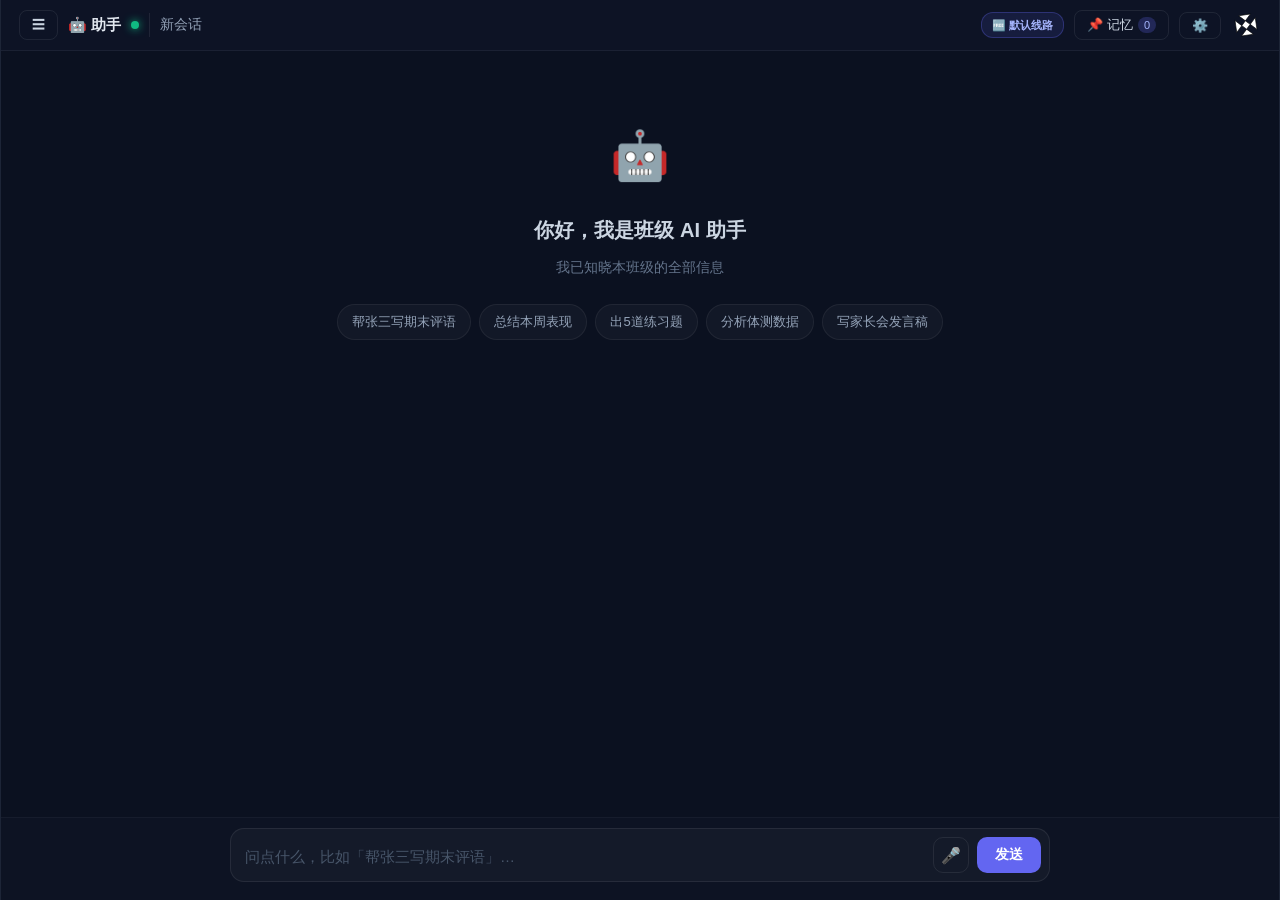
<file: ai.html>
<!-- 班级管理系统 | Copyright (c) 2026 黄迁胜 | 根据 MIT 许可证授权 -->
<!DOCTYPE html>
<html lang="zh-CN">
<head>
    <meta charset="UTF-8">
    <meta name="viewport" content="width=device-width, initial-scale=1.0">
    <link rel="icon" type="image/svg+xml" href="logo.svg">
    <title>🤖 AI 助手</title>
    <style>
        * { margin: 0; padding: 0; box-sizing: border-box; }
        html, body { height: 100%; overflow: hidden; }
        body {
            font-family: -apple-system, BlinkMacSystemFont, 'Segoe UI', 'Microsoft YaHei', sans-serif;
            background: #0b1120;
            color: #e2e8f0;
            display: flex;
            height: 100vh;
            font-size: 15px;
            line-height: 1.7;
        }

        .icon-btn {
            background: transparent;
            border: 1px solid rgba(255,255,255,0.08);
            color: #cbd5e1;
            padding: 5px 12px;
            border-radius: 8px;
            cursor: pointer;
            font-size: 13px;
            font-family: inherit;
            transition: all 0.15s;
            display: inline-flex;
            align-items: center;
            gap: 5px;
            white-space: nowrap;
        }
        .icon-btn:hover {
            background: rgba(255,255,255,0.05);
            border-color: rgba(255,255,255,0.2);
            color: #f1f5f9;
        }
        .icon-btn .badge {
            font-size: 11px;
            background: rgba(99,102,241,0.25);
            color: #a5b4fc;
            padding: 0 6px;
            border-radius: 10px;
            min-width: 18px;
            text-align: center;
            line-height: 16px;
            height: 16px;
        }

        .chip-status {
            font-size: 11px;
            padding: 3px 10px;
            background: rgba(99,102,241,0.12);
            border: 1px solid rgba(99,102,241,0.3);
            color: #a5b4fc;
            border-radius: 12px;
            white-space: nowrap;
            font-weight: 600;
            transition: all 0.2s;
        }

        .health-dot {
            display: inline-block;
            width: 8px;
            height: 8px;
            border-radius: 50%;
            flex-shrink: 0;
            transition: all 0.3s;
        }
        .health-dot.green { background: #10b981; box-shadow: 0 0 8px #10b981; }
        .health-dot.yellow { background: #f59e0b; box-shadow: 0 0 8px #f59e0b; }
        .health-dot.red { background: #ef4444; box-shadow: 0 0 8px #ef4444; animation: pulse-red 1.5s infinite; }
        @keyframes pulse-red {
            0%,100% { box-shadow: 0 0 0 0 rgba(239,68,68,0.4); }
            50% { box-shadow: 0 0 0 6px rgba(239,68,68,0); }
        }

        .app {
            flex: 1;
            display: flex;
            flex-direction: column;
            min-width: 0;
        }
        .topbar {
            display: flex;
            align-items: center;
            gap: 10px;
            padding: 10px 18px;
            border-bottom: 1px solid rgba(255,255,255,0.06);
            background: rgba(15, 23, 42, 0.6);
            backdrop-filter: blur(12px);
            flex-shrink: 0;
        }
        .topbar .brand {
            font-size: 15px;
            font-weight: 700;
            color: #e2e8f0;
            white-space: nowrap;
        }
        .topbar .conv-title {
            font-size: 14px;
            color: #94a3b8;
            overflow: hidden;
            text-overflow: ellipsis;
            white-space: nowrap;
            max-width: 220px;
            padding-left: 10px;
            border-left: 1px solid rgba(255,255,255,0.08);
        }
        .topbar .spacer { flex: 1; }
        .logo-link { display: flex; align-items: center; }
        .logo-link img { width: 30px; height: 30px; }

        .chat-area {
            flex: 1;
            overflow-y: auto;
            padding: 24px 20px 8px;
            display: flex;
            flex-direction: column;
            gap: 20px;
            scroll-behavior: smooth;
        }
        .chat-area::-webkit-scrollbar { width: 6px; }
        .chat-area::-webkit-scrollbar-track { background: transparent; }
        .chat-area::-webkit-scrollbar-thumb {
            background: rgba(255,255,255,0.1);
            border-radius: 3px;
        }

        .welcome {
            max-width: 640px;
            margin: 40px auto 0;
            text-align: center;
            color: #64748b;
        }
        .welcome .icon { font-size: 48px; margin-bottom: 16px; display: block; }
        .welcome .title {
            font-size: 20px;
            color: #cbd5e1;
            margin-bottom: 8px;
            font-weight: 600;
        }
        .welcome .sub { font-size: 14px; line-height: 1.8; color: #64748b; }
        .welcome .hints {
            display: flex;
            flex-wrap: wrap;
            gap: 8px;
            justify-content: center;
            margin-top: 24px;
        }
        .welcome .hint {
            font-size: 13px;
            padding: 6px 14px;
            background: rgba(255,255,255,0.03);
            border: 1px solid rgba(255,255,255,0.06);
            border-radius: 20px;
            cursor: pointer;
            color: #94a3b8;
            transition: all 0.15s;
        }
        .welcome .hint:hover {
            background: rgba(99,102,241,0.1);
            border-color: rgba(99,102,241,0.4);
            color: #c7d2fe;
        }

        .msg {
            max-width: 820px;
            width: 100%;
            margin: 0 auto;
            display: flex;
            gap: 12px;
            align-items: flex-start;
        }
        .msg.user { flex-direction: row-reverse; }

        .msg .avatar {
            width: 32px;
            height: 32px;
            flex-shrink: 0;
            display: flex;
            align-items: center;
            justify-content: center;
            font-size: 16px;
            border-radius: 8px;
        }
        .msg.user .avatar {
            background: rgba(99,102,241,0.2);
            color: #a5b4fc;
        }
        .msg.ai .avatar {
            background: rgba(16,185,129,0.15);
            color: #6ee7b7;
        }

        .msg .bubble-wrap {
            flex: 1;
            min-width: 0;
            display: flex;
            flex-direction: column;
        }
        .msg .bubble {
            padding: 12px 16px;
            border-radius: 12px;
            white-space: pre-wrap;
            word-break: break-word;
            font-size: 15px;
            line-height: 1.75;
        }
        .msg.user .bubble {
            background: rgba(99,102,241,0.12);
            border: 1px solid rgba(99,102,241,0.2);
            color: #e0e7ff;
        }
        .msg.ai .bubble {
            background: rgba(255,255,255,0.03);
            border: 1px solid rgba(255,255,255,0.06);
            color: #e2e8f0;
        }
        .msg.ai .bubble.error {
            background: rgba(239,68,68,0.08);
            border-color: rgba(239,68,68,0.25);
            color: #fca5a5;
        }
        .msg.ai .bubble.loading {
            color: #64748b;
            font-size: 14px;
        }
        .msg.ai .bubble.loading::after {
            content: '';
            display: inline-block;
            width: 8px;
            height: 14px;
            background: #64748b;
            margin-left: 4px;
            vertical-align: text-bottom;
            animation: blink 1s steps(2) infinite;
        }
        @keyframes blink { 50% { opacity: 0; } }

        .msg.ai .bubble.typing::after {
            content: '▍';
            display: inline-block;
            color: #6ee7b7;
            margin-left: 1px;
            animation: cursor-blink 0.9s steps(2) infinite;
            font-weight: 400;
        }
        @keyframes cursor-blink {
            0%, 50% { opacity: 1; }
            51%, 100% { opacity: 0; }
        }

        .msg .bubble.editing {
            padding: 0;
            background: transparent;
            border: none;
        }
        .edit-textarea {
            width: 100%;
            min-height: 60px;
            padding: 12px 14px;
            background: rgba(99,102,241,0.15);
            border: 1px solid rgba(99,102,241,0.5);
            border-radius: 12px;
            color: #e0e7ff;
            font-size: 15px;
            line-height: 1.7;
            font-family: inherit;
            outline: none;
            resize: none;
            white-space: pre-wrap;
            word-break: break-word;
        }
        .edit-textarea:focus {
            border-color: #818cf8;
            box-shadow: 0 0 0 3px rgba(99,102,241,0.15);
        }
        .edit-actions {
            display: flex;
            gap: 8px;
            justify-content: flex-end;
            margin-top: 8px;
        }
        .edit-actions button {
            padding: 5px 14px;
            border-radius: 8px;
            border: 1px solid rgba(255,255,255,0.1);
            background: transparent;
            color: #cbd5e1;
            cursor: pointer;
            font-size: 12.5px;
            font-family: inherit;
            font-weight: 500;
            transition: 0.15s;
        }
        .edit-actions button:hover { background: rgba(255,255,255,0.05); }
        .edit-actions button.primary {
            background: #6366f1;
            border-color: #6366f1;
            color: #fff;
        }
        .edit-actions button.primary:hover {
            background: #818cf8;
            border-color: #818cf8;
        }
        .edit-hint {
            font-size: 11px;
            color: #64748b;
            margin-right: auto;
            align-self: center;
        }

        .msg-actions {
            display: flex;
            gap: 4px;
            margin-top: 6px;
            flex-wrap: wrap;
        }
        .msg-actions button {
            background: transparent;
            border: 1px solid rgba(255,255,255,0.06);
            color: #64748b;
            font-size: 11.5px;
            padding: 2px 8px;
            border-radius: 6px;
            cursor: pointer;
            font-family: inherit;
            transition: all 0.15s;
            display: inline-flex;
            align-items: center;
            gap: 3px;
        }
        .msg-actions button:hover {
            background: rgba(255,255,255,0.06);
            border-color: rgba(255,255,255,0.15);
            color: #cbd5e1;
        }
        .msg-actions button.active {
            background: rgba(16,185,129,0.12);
            border-color: rgba(16,185,129,0.3);
            color: #6ee7b7;
        }

        .input-bar {
            flex-shrink: 0;
            padding: 10px 20px 18px;
            border-top: 1px solid rgba(255,255,255,0.04);
            background: rgba(15, 23, 42, 0.4);
        }
        .input-wrap {
            max-width: 820px;
            margin: 0 auto;
            display: flex;
            gap: 8px;
            align-items: flex-end;
            background: rgba(255,255,255,0.03);
            border: 1px solid rgba(255,255,255,0.08);
            border-radius: 14px;
            padding: 8px 8px 8px 14px;
            transition: border-color 0.15s;
        }
        .input-wrap:focus-within {
            border-color: rgba(99,102,241,0.5);
            background: rgba(99,102,241,0.03);
        }
        .input-wrap textarea {
            flex: 1;
            background: transparent;
            border: none;
            outline: none;
            resize: none;
            color: #f1f5f9;
            font-size: 15px;
            line-height: 1.6;
            font-family: inherit;
            min-height: 26px;
            max-height: 180px;
            padding: 4px 0;
        }
        .input-wrap textarea::placeholder { color: #475569; }

        .mic-btn {
            background: transparent;
            border: 1px solid rgba(255,255,255,0.08);
            color: #94a3b8;
            width: 36px;
            height: 36px;
            border-radius: 10px;
            cursor: pointer;
            font-size: 16px;
            display: flex;
            align-items: center;
            justify-content: center;
            transition: all 0.15s;
            flex-shrink: 0;
        }
        .mic-btn:hover:not(:disabled) {
            background: rgba(255,255,255,0.05);
            color: #cbd5e1;
        }
        .mic-btn:disabled { opacity: 0.3; cursor: not-allowed; }
        .mic-btn.recording {
            background: rgba(239,68,68,0.2);
            border-color: rgba(239,68,68,0.5);
            color: #fca5a5;
            animation: pulse-red 1s ease-in-out infinite;
        }

        .send-btn {
            background: #6366f1;
            border: none;
            color: #fff;
            padding: 0 18px;
            height: 36px;
            border-radius: 10px;
            cursor: pointer;
            font-size: 14px;
            font-weight: 600;
            font-family: inherit;
            transition: background 0.15s;
            flex-shrink: 0;
        }
        .send-btn:hover:not(:disabled) { background: #818cf8; }
        .send-btn:disabled {
            background: rgba(99,102,241,0.3);
            cursor: not-allowed;
        }

        .drawer {
            width: 0;
            flex-shrink: 0;
            background: #0f172a;
            display: flex;
            flex-direction: column;
            transition: width 0.25s ease;
            overflow: hidden;
        }
        .drawer.left { border-right: 1px solid rgba(255,255,255,0.06); }
        .drawer.right { border-left: 1px solid rgba(255,255,255,0.06); }
        .drawer.open { width: 300px; }
        .drawer.open.wide { width: 340px; }

        .drawer-header {
            padding: 14px 16px;
            border-bottom: 1px solid rgba(255,255,255,0.06);
            display: flex;
            justify-content: space-between;
            align-items: center;
            flex-shrink: 0;
            gap: 10px;
        }
        .drawer-header .title {
            font-size: 14px;
            font-weight: 600;
            color: #e2e8f0;
            white-space: nowrap;
        }
        .drawer-header .close {
            background: transparent;
            border: none;
            color: #64748b;
            cursor: pointer;
            font-size: 16px;
            padding: 0 4px;
            line-height: 1;
        }
        .drawer-header .close:hover { color: #cbd5e1; }

        .new-conv-btn {
            margin: 12px 14px 6px;
            padding: 10px 14px;
            background: rgba(99,102,241,0.15);
            border: 1px solid rgba(99,102,241,0.3);
            color: #c7d2fe;
            border-radius: 10px;
            cursor: pointer;
            font-family: inherit;
            font-size: 13px;
            font-weight: 600;
            display: flex;
            align-items: center;
            gap: 6px;
            justify-content: center;
            transition: 0.15s;
            flex-shrink: 0;
        }
        .new-conv-btn:hover {
            background: rgba(99,102,241,0.25);
            border-color: rgba(99,102,241,0.5);
        }
        .search-box {
            margin: 8px 14px;
            position: relative;
            flex-shrink: 0;
        }
        .search-box input {
            width: 100%;
            padding: 8px 32px 8px 12px;
            background: rgba(255,255,255,0.04);
            border: 1px solid rgba(255,255,255,0.08);
            color: #e2e8f0;
            border-radius: 8px;
            outline: none;
            font-size: 13px;
            font-family: inherit;
        }
        .search-box input:focus { border-color: rgba(99,102,241,0.5); }
        .search-box input::placeholder { color: #475569; }
        .search-box .clear-search {
            position: absolute;
            right: 8px;
            top: 50%;
            transform: translateY(-50%);
            background: transparent;
            border: none;
            color: #64748b;
            cursor: pointer;
            font-size: 14px;
            padding: 2px 6px;
            border-radius: 4px;
            display: none;
        }
        .search-box .clear-search:hover { color: #cbd5e1; background: rgba(255,255,255,0.05); }
        .search-box.has-value .clear-search { display: block; }

        .conv-list {
            flex: 1;
            overflow-y: auto;
            padding: 4px 10px 16px;
        }
        .conv-list::-webkit-scrollbar { width: 4px; }
        .conv-list::-webkit-scrollbar-thumb {
            background: rgba(255,255,255,0.08);
            border-radius: 3px;
        }
        .conv-item {
            padding: 10px 12px;
            border-radius: 8px;
            cursor: pointer;
            margin-bottom: 4px;
            transition: 0.15s;
            display: flex;
            align-items: center;
            gap: 8px;
        }
        .conv-item:hover { background: rgba(255,255,255,0.04); }
        .conv-item.active {
            background: rgba(99,102,241,0.12);
            border: 1px solid rgba(99,102,241,0.25);
        }
        .conv-item .conv-info { flex: 1; min-width: 0; }
        .conv-item .conv-title-text {
            font-size: 13px;
            color: #e2e8f0;
            overflow: hidden;
            text-overflow: ellipsis;
            white-space: nowrap;
            font-weight: 500;
        }
        .conv-item.active .conv-title-text { color: #c7d2fe; }
        .conv-item .conv-meta {
            font-size: 11px;
            color: #475569;
            margin-top: 2px;
        }
        .conv-item .conv-del {
            background: transparent;
            border: none;
            color: #475569;
            cursor: pointer;
            font-size: 13px;
            padding: 3px 5px;
            border-radius: 4px;
            opacity: 0;
            transition: opacity 0.15s, color 0.15s;
            flex-shrink: 0;
        }
        .conv-item:hover .conv-del { opacity: 1; }
        .conv-item .conv-del:hover { color: #ef4444; background: rgba(239,68,68,0.1); }

        .search-result-item {
            padding: 10px 12px;
            border-radius: 8px;
            cursor: pointer;
            margin-bottom: 4px;
            transition: 0.15s;
            border: 1px solid transparent;
        }
        .search-result-item:hover {
            background: rgba(255,255,255,0.04);
            border-color: rgba(255,255,255,0.08);
        }
        .search-result-item .sr-title {
            font-size: 12px;
            color: #94a3b8;
            margin-bottom: 4px;
            display: flex;
            justify-content: space-between;
            gap: 8px;
        }
        .search-result-item .sr-role {
            font-size: 10px;
            padding: 1px 6px;
            border-radius: 8px;
            background: rgba(99,102,241,0.15);
            color: #a5b4fc;
        }
        .search-result-item .sr-text {
            font-size: 13px;
            color: #cbd5e1;
            line-height: 1.5;
            overflow: hidden;
            display: -webkit-box;
            -webkit-line-clamp: 2;
            -webkit-box-orient: vertical;
            word-break: break-word;
        }
        .search-result-item .sr-text em {
            background: rgba(250,204,21,0.25);
            color: #fde68a;
            font-style: normal;
            border-radius: 3px;
            padding: 0 2px;
        }

        .drawer-hint {
            padding: 10px 14px;
            font-size: 11.5px;
            color: #64748b;
            line-height: 1.7;
            background: rgba(255,255,255,0.01);
            border-bottom: 1px solid rgba(255,255,255,0.04);
            flex-shrink: 0;
        }
        .drawer-add {
            padding: 10px 14px;
            display: flex;
            gap: 6px;
            border-bottom: 1px solid rgba(255,255,255,0.04);
            flex-shrink: 0;
        }
        .drawer-add input {
            flex: 1;
            background: rgba(255,255,255,0.04);
            border: 1px solid rgba(255,255,255,0.08);
            color: #e2e8f0;
            padding: 7px 10px;
            border-radius: 8px;
            outline: none;
            font-size: 13px;
            font-family: inherit;
            min-width: 0;
        }
        .drawer-add input:focus { border-color: rgba(99,102,241,0.5); }
        .drawer-add input::placeholder { color: #475569; }
        .drawer-add button {
            background: rgba(99,102,241,0.2);
            border: 1px solid rgba(99,102,241,0.4);
            color: #a5b4fc;
            padding: 0 12px;
            border-radius: 8px;
            cursor: pointer;
            font-size: 16px;
            font-weight: 600;
            transition: all 0.15s;
        }
        .drawer-add button:hover {
            background: rgba(99,102,241,0.35);
            color: #fff;
        }
        .memory-list {
            flex: 1;
            overflow-y: auto;
            padding: 8px 12px 20px;
        }
        .memory-list::-webkit-scrollbar { width: 4px; }
        .memory-list::-webkit-scrollbar-thumb {
            background: rgba(255,255,255,0.08);
            border-radius: 3px;
        }
        .memory-item {
            padding: 9px 11px;
            background: rgba(255,255,255,0.02);
            border: 1px solid rgba(255,255,255,0.05);
            border-radius: 8px;
            margin-bottom: 6px;
            display: flex;
            gap: 8px;
            align-items: flex-start;
        }
        .memory-item:hover { background: rgba(255,255,255,0.04); }
        .memory-item .tag {
            font-size: 10px;
            padding: 2px 6px;
            border-radius: 8px;
            flex-shrink: 0;
            margin-top: 3px;
            font-weight: 600;
        }
        .memory-item .tag.auto { background: rgba(16,185,129,0.15); color: #6ee7b7; }
        .memory-item .tag.manual { background: rgba(99,102,241,0.15); color: #a5b4fc; }
        .memory-item .text {
            flex: 1;
            font-size: 12.5px;
            color: #cbd5e1;
            line-height: 1.6;
            word-break: break-word;
            min-width: 0;
        }
        .memory-item .del {
            background: transparent;
            border: none;
            color: #475569;
            cursor: pointer;
            font-size: 13px;
            padding: 0 2px;
            line-height: 1;
            opacity: 0;
            transition: 0.15s;
            flex-shrink: 0;
        }
        .memory-item:hover .del { opacity: 1; }
        .memory-item .del:hover { color: #ef4444; }
        .memory-empty {
            text-align: center;
            color: #475569;
            font-size: 12.5px;
            padding: 40px 20px;
            line-height: 1.9;
        }

        .modal {
            display: none;
            position: fixed;
            inset: 0;
            background: rgba(0,0,0,0.7);
            backdrop-filter: blur(6px);
            align-items: center;
            justify-content: center;
            z-index: 1000;
            padding: 20px;
        }
        .modal.open { display: flex; }
        .modal-box {
            background: #0f172a;
            border: 1px solid rgba(255,255,255,0.08);
            border-radius: 16px;
            padding: 22px;
            width: 100%;
            max-width: 540px;
            max-height: 90vh;
            overflow-y: auto;
        }
        .modal-box h3 {
            font-size: 16px;
            margin-bottom: 16px;
            color: #f1f5f9;
            font-weight: 600;
        }
        .tabs {
            display: flex;
            gap: 4px;
            background: rgba(0,0,0,0.3);
            padding: 4px;
            border-radius: 10px;
            margin-bottom: 16px;
        }
        .tabs button {
            flex: 1;
            padding: 7px;
            border: none;
            border-radius: 7px;
            background: transparent;
            color: #64748b;
            font-size: 12.5px;
            font-weight: 600;
            cursor: pointer;
            font-family: inherit;
            transition: 0.15s;
        }
        .tabs button.active {
            background: rgba(99,102,241,0.25);
            color: #c7d2fe;
        }
        .field { margin-bottom: 12px; }
        .field label {
            display: block;
            font-size: 12px;
            color: #94a3b8;
            margin-bottom: 5px;
            font-weight: 500;
        }
        .field input {
            width: 100%;
            padding: 8px 11px;
            background: rgba(255,255,255,0.04);
            border: 1px solid rgba(255,255,255,0.08);
            color: #f1f5f9;
            border-radius: 8px;
            outline: none;
            font-size: 13px;
            font-family: inherit;
            transition: 0.15s;
        }
        .field input:focus { border-color: rgba(99,102,241,0.5); }
        .field .hint {
            font-size: 11px;
            color: #64748b;
            margin-top: 5px;
            line-height: 1.7;
        }
        .field .backup-tip {
            font-size: 11.5px;
            color: #6ee7b7;
            background: rgba(16,185,129,0.08);
            border: 1px solid rgba(16,185,129,0.2);
            border-radius: 8px;
            padding: 8px 10px;
            line-height: 1.7;
            margin-top: 8px;
        }
        .presets {
            display: flex;
            gap: 6px;
            flex-wrap: wrap;
            margin-top: 8px;
        }
        .presets span {
            font-size: 11px;
            padding: 4px 10px;
            background: rgba(255,255,255,0.04);
            border: 1px solid rgba(255,255,255,0.08);
            border-radius: 14px;
            cursor: pointer;
            color: #94a3b8;
            transition: 0.15s;
        }
        .presets span:hover {
            background: rgba(99,102,241,0.15);
            border-color: rgba(99,102,241,0.4);
            color: #c7d2fe;
        }
        .modal-actions {
            display: flex;
            justify-content: flex-end;
            gap: 8px;
            margin-top: 18px;
            flex-wrap: wrap;
        }
        .modal-actions button {
            padding: 8px 16px;
            border-radius: 8px;
            border: 1px solid rgba(255,255,255,0.1);
            background: transparent;
            color: #cbd5e1;
            cursor: pointer;
            font-size: 13px;
            font-family: inherit;
            font-weight: 600;
            transition: 0.15s;
        }
        .modal-actions button.primary {
            background: #6366f1;
            border-color: #6366f1;
            color: #fff;
        }
        .modal-actions button:hover { background: rgba(255,255,255,0.05); }
        .modal-actions button.primary:hover { background: #818cf8; border-color: #818cf8; }

        .tutorial-toggle {
            display: flex;
            align-items: center;
            gap: 6px;
            font-size: 12.5px;
            color: #a5b4fc;
            cursor: pointer;
            padding: 8px 0;
            user-select: none;
            font-weight: 500;
            transition: 0.15s;
        }
        .tutorial-toggle:hover { color: #c7d2fe; }
        .tutorial-toggle .arrow {
            display: inline-block;
            transition: transform 0.2s;
            font-size: 10px;
        }
        .tutorial-toggle.open .arrow { transform: rotate(90deg); }
        .tutorial-content {
            display: none;
            background: rgba(0, 240, 255, 0.03);
            border: 1px solid rgba(0, 240, 255, 0.12);
            border-radius: 10px;
            padding: 14px 16px;
            margin-top: 4px;
            font-size: 12.5px;
            line-height: 1.8;
            color: #cbd5e1;
        }
        .tutorial-content.show { display: block; }
        .tutorial-content .step {
            display: flex;
            gap: 10px;
            margin-bottom: 12px;
        }
        .tutorial-content .step:last-child { margin-bottom: 0; }
        .tutorial-content .step-num {
            width: 22px;
            height: 22px;
            border-radius: 50%;
            background: rgba(99,102,241,0.25);
            color: #a5b4fc;
            display: flex;
            align-items: center;
            justify-content: center;
            font-size: 11px;
            font-weight: 700;
            flex-shrink: 0;
            margin-top: 2px;
        }
        .tutorial-content .step-body { flex: 1; min-width: 0; }
        .tutorial-content .step-body strong { color: #f1f5f9; }
        .tutorial-content .step-body code {
            background: rgba(255,255,255,0.08);
            padding: 1px 5px;
            border-radius: 4px;
            font-size: 12px;
            color: #7dd3fc;
        }
        .tutorial-content .tip {
            background: rgba(16,185,129,0.08);
            border: 1px solid rgba(16,185,129,0.2);
            border-radius: 8px;
            padding: 8px 10px;
            margin-top: 12px;
            font-size: 12px;
            color: #6ee7b7;
            line-height: 1.7;
        }

        .toast {
            position: fixed;
            bottom: 24px;
            left: 50%;
            transform: translateX(-50%) translateY(20px);
            background: rgba(15,23,42,0.95);
            border: 1px solid rgba(99,102,241,0.4);
            color: #c7d2fe;
            padding: 10px 22px;
            border-radius: 10px;
            font-size: 13px;
            font-weight: 500;
            z-index: 9999;
            opacity: 0;
            pointer-events: none;
            transition: all 0.25s;
            box-shadow: 0 10px 30px rgba(0,0,0,0.4);
            max-width: 90vw;
        }
        .toast.show {
            opacity: 1;
            transform: translateX(-50%) translateY(0);
        }

        @media (max-width: 900px) {
            .drawer.open,
            .drawer.open.wide {
                width: 100vw;
                position: fixed;
                inset: 0;
                z-index: 100;
            }
            .msg { max-width: 100%; }
            .chat-area { padding: 16px 12px 8px; }
            .topbar .conv-title { max-width: 100px; }
            .chip-status { display: none; }
        }
    </style>
</head>
<body>

<aside class="drawer left" id="convDrawer">
    <div class="drawer-header">
        <span class="title">💬 会话</span>
        <button class="close" onclick="toggleConvDrawer()">✕</button>
    </div>
    <button class="new-conv-btn" onclick="newConversation()">
        ✏️ 新建会话
    </button>
    <div class="search-box" id="searchBox">
        <input id="searchInput" placeholder="搜索历史消息…" oninput="doSearch()">
        <button class="clear-search" onclick="clearSearch()">✕</button>
    </div>
    <div class="conv-list" id="convList"></div>
</aside>

<div class="app">
    <header class="topbar">
        <button class="icon-btn" onclick="toggleConvDrawer()" title="会话列表">☰</button>
        <span class="brand">🤖 助手</span>
        <span class="health-dot green" id="healthDot" title="上下文健康度"></span>
        <span class="conv-title" id="convTitle">新会话</span>
        <div class="spacer"></div>
        <span class="chip-status" id="providerChip">免费</span>
        <button class="icon-btn" onclick="toggleMemory()">
            📌 记忆 <span class="badge" id="memCount">0</span>
        </button>
        <button class="icon-btn" onclick="openSettings()">⚙️</button>
        <a href="home.html" class="logo-link"><img src="logo.svg" alt="logo"></a>
    </header>

    <main class="chat-area" id="chatArea"></main>

    <footer class="input-bar">
        <div class="input-wrap">
            <textarea
                id="userInput"
                placeholder="问点什么，比如「帮张三写期末评语」…"
                rows="1"
            ></textarea>
            <button class="mic-btn" id="micBtn" onclick="toggleVoiceInput()" title="语音输入">🎤</button>
            <button class="send-btn" id="sendBtn" onclick="sendMessage()">发送</button>
        </div>
    </footer>
</div>

<aside class="drawer right wide" id="memoryDrawer">
    <div class="drawer-header">
        <span class="title">📌 班级记忆</span>
        <button class="close" onclick="toggleMemory()">✕</button>
    </div>
    <div class="drawer-hint">
        这些信息会被永久保存，每次对话自动注入给 AI。用得越久，它越懂你的班级。
    </div>
    <div class="drawer-add">
        <input id="newMemoryInput" placeholder="手动添加一条记忆…" maxlength="200">
        <button onclick="addManualMemory()" title="添加">+</button>
    </div>
    <div class="memory-list" id="memoryList"></div>
</aside>

<div class="modal" id="settingsModal">
    <div class="modal-box">
        <h3>⚙️ 设置</h3>

        <div class="tabs">
            <button id="tabFree" onclick="setProvider('free')">🆓 默认线路</button>
            <button id="tabCustom" onclick="setProvider('custom')">🔑 使用自己的 Key</button>
        </div>

        <div id="freeInfo">
            <div class="field">
                <div class="hint">
                    ✅ 无需任何配置，开箱即用<br>
                    ⚡ 使用系统内置线路，多数情况下够用<br>
                    💡 如需更快更稳，可切换到右侧"使用自己的 Key"<br>
                    📝 下方有免费申请教程，1 分钟搞定
                </div>
            </div>
        </div>

        <div id="customConfig" style="display:none;">
            <div class="tutorial-toggle" id="tutorialToggle" onclick="toggleTutorial()">
                <span class="arrow">▶</span>
                📖 如何免费申请 API Key？（点击展开教程）
            </div>
            <div class="tutorial-content" id="tutorialContent">
                <div style="font-size:12px;color:#6ee7b7;margin-bottom:10px;">
                    推荐：智谱 GLM-4-Flash（完全免费，国内直连，无需绑卡）
                </div>

                <div class="step">
                    <div class="step-num">1</div>
                    <div class="step-body">
                        <strong>打开官网注册</strong><br>
                        访问 <code>open.bigmodel.cn</code>，用手机号注册账号。无需实名认证，无需绑卡。
                    </div>
                </div>

                <div class="step">
                    <div class="step-num">2</div>
                    <div class="step-body">
                        <strong>创建 API Key</strong><br>
                        登录后进入「个人中心」→「API Keys」→ 点击「创建新的 API Key」。复制生成的 Key（格式类似 <code>xxxxx.xxxxxxxxxx</code>）。
                    </div>
                </div>

                <div class="step">
                    <div class="step-num">3</div>
                    <div class="step-body">
                        <strong>粘贴到下方</strong><br>
                        把复制的 Key 粘贴到下面的「API Key」输入框。
                    </div>
                </div>

                <div class="step">
                    <div class="step-num">4</div>
                    <div class="step-body">
                        <strong>填写地址和模型</strong><br>
                        点下面的「智谱 GLM」按钮，地址和模型会自动填好，然后点保存即可。
                    </div>
                </div>

                <div class="tip">
                    💡 GLM-4-Flash 是智谱官方永久免费模型，不消耗任何费用。配好后，你的所有对话都会优先使用你自己的 Key，不受系统内置线路影响。
                </div>
            </div>

            <div class="field" style="margin-top:14px;">
                <label>API 地址（Base URL）</label>
                <input type="text" id="customBaseUrl" placeholder="https://open.bigmodel.cn/api/paas/v4">
                <div class="presets">
                    <span onclick="setPreset('https://open.bigmodel.cn/api/paas/v4','glm-4-flash')">智谱 GLM（免费）</span>
                    <span onclick="setPreset('https://api.deepseek.com/v1','deepseek-chat')">DeepSeek</span>
                    <span onclick="setPreset('https://api.moonshot.cn/v1','moonshot-v1-8k')">Kimi</span>
                    <span onclick="setPreset('https://dashscope.aliyuncs.com/compatible-mode/v1','qwen-turbo')">通义千问</span>
                </div>
            </div>
            <div class="field">
                <label>API Key</label>
                <input type="password" id="customApiKey" placeholder="粘贴你的 Key…">
                <div class="hint">🔒 只保存在本机浏览器。填了之后，优先使用你的 Key。</div>
            </div>
            <div class="field">
                <label>模型名称</label>
                <input type="text" id="customModel" placeholder="glm-4-flash">
            </div>
            <div class="backup-tip" id="backupTip" style="display:none;">
                ✅ 已配置自己的 Key。当主线路不可用时，会自动切换到这里。
            </div>
        </div>

        <div class="modal-actions">
            <button onclick="openVoiceSettings()">🔊 语音设置</button>
            <button onclick="clearAllData()">清空所有数据</button>
            <button onclick="closeSettings()">取消</button>
            <button class="primary" onclick="saveSettings()">保存</button>
        </div>
    </div>
</div>

<div class="toast" id="toast"></div>

<script src="dataManager.js"></script>
<script>
(function() {
    'use strict';

    const params = new URLSearchParams(location.search);
    const CURRENT_CLASS = params.get('classId') || params.get('class')
        || localStorage.getItem('currentClassId') || '一班';

    const KEY_SESSIONS = 'aiSessions_' + CURRENT_CLASS;
    const KEY_CURRENT = 'aiCurrent_' + CURRENT_CLASS;
    const KEY_MEM = 'aiMem_' + CURRENT_CLASS;
    const KEY_SET = 'aiSettings_' + CURRENT_CLASS;
    const KEY_VOICE = 'aiVoice_' + CURRENT_CLASS;

    const SUBJECTS = ['语文','数学','英语','物理','化学','历史','地理','生物','政治'];
    const CATEGORIES = ['安全','道德','艺体','学习','纪律','卫生','仪态','就餐','住宿','走读'];
    const CAT_SHORT = ['安','道','艺','学','纪','卫','仪','就','住','走'];

    // 不传给 AI 的敏感 key
    const SENSITIVE_KEYS = ['classroomPassword'];

    // AI 助手自己的 key，不算班级数据
    const AI_OWN_KEYS = ['aiSessions', 'aiCurrent', 'aiMem', 'aiSettings', 'aiVoice'];

    // 已在学生表中体现、不需重复输出的 key
    const ALREADY_HANDLED_KEYS = ['classroomData', 'weekNumber'];

    const MAX_MSGS_BEFORE_COMPRESS = 30;
    const KEEP_RECENT_MSGS = 12;

    let students = [];
    let sessions = [];
    let currentSessionId = null;
    let memories = [];
    let provider = 'free';
    let voiceSettings = { rate: 1.0, pitch: 1.0, lang: 'zh-CN' };
    let isSending = false;

    let recognition = null;
    let isRecording = false;
    let currentUtterance = null;
    let speakingMsgId = null;

    let editingMsgEl = null;

    let isTyping = false;
    let typewriterSkipFn = null;

    function $(id) { return document.getElementById(id); }

    function escapeHtml(s) {
        const d = document.createElement('div');
        d.textContent = s == null ? '' : String(s);
        return d.innerHTML;
    }

    function stripMarkdown(text) {
        if (!text) return '';
        let t = text;
        t = t.replace(/```[\s\S]*?```/g, '');
        t = t.replace(/^#{1,6}\s+/gm, '');
        t = t.replace(/\*\*(.+?)\*\*/g, '$1');
        t = t.replace(/(?<!\*)\*([^*\n]+?)\*(?!\*)/g, '$1');
        t = t.replace(/`([^`]+)`/g, '$1');
        t = t.replace(/^[\-\*\+]\s+/gm, '· ');
        t = t.replace(/^>\s*/gm, '');
        t = t.replace(/\[(.+?)\]\(.+?\)/g, '$1');
        t = t.replace(/^[\-\*_]{3,}\s*$/gm, '');
        return t;
    }

    function renderRichText(text) {
        if (!text) return '';
        let t = escapeHtml(text);
        t = t.replace(/^#{1,6}\s+(.+)$/gm, '<strong>$1</strong>');
        t = t.replace(/\*\*(.+?)\*\*/g, '<strong>$1</strong>');
        t = t.replace(/(?<!\*)\*([^*\n]+?)\*(?!\*)/g, '<em>$1</em>');
        t = t.replace(/`([^`]+)`/g, '<code style="background:rgba(255,255,255,0.06);padding:1px 5px;border-radius:4px;font-size:0.9em;">$1</code>');
        t = t.replace(/^[\-\*\+]\s+/gm, '· ');
        t = t.replace(/^[\-\*_]{3,}\s*$/gm, '<hr style="border:none;border-top:1px solid rgba(255,255,255,0.1);margin:10px 0;">');
        return t;
    }

    function showToast(msg, ms) {
        const t = $('toast');
        t.textContent = msg;
        t.classList.add('show');
        clearTimeout(t._timer);
        t._timer = setTimeout(() => t.classList.remove('show'), ms || 1800);
    }

    function uid(prefix) {
        return (prefix || 'id') + '_' + Date.now() + '_' + Math.random().toString(36).slice(2, 6);
    }

    function fmtTime(ts) {
        const d = new Date(ts);
        const now = new Date();
        const diff = now - d;
        if (diff < 60000) return '刚刚';
        if (diff < 3600000) return Math.floor(diff / 60000) + '分钟前';
        if (diff < 86400000) return Math.floor(diff / 3600000) + '小时前';
        if (diff < 604800000) return Math.floor(diff / 86400000) + '天前';
        return (d.getMonth() + 1) + '月' + d.getDate() + '日';
    }

    // ============ 打字机 ============
    function typingDuration(len) {
        return Math.min(2500, Math.max(600, len * 1.2));
    }

    function typewriterInto(msgEl, text) {
        return new Promise((resolve) => {
            const bubble = msgEl.querySelector('.bubble');
            if (!bubble) { resolve(); return; }

            const displayText = stripMarkdown(text);
            const len = displayText.length;
            const duration = typingDuration(len);

            const actions = msgEl.querySelector('.msg-actions');
            if (actions) actions.style.display = 'none';

            bubble.innerHTML = '';
            bubble.classList.add('typing');
            bubble.style.cursor = 'pointer';
            bubble.title = '点击跳过';

            isTyping = true;

            let stopped = false;
            let timerId = null;
            let safetyId = null;

            const finish = () => {
                if (stopped) return;
                stopped = true;
                if (timerId) clearTimeout(timerId);
                if (safetyId) clearTimeout(safetyId);
                bubble.innerHTML = renderRichText(text);
                bubble.classList.remove('typing');
                bubble.style.cursor = '';
                bubble.title = '';
                if (actions) actions.style.display = '';
                isTyping = false;
                typewriterSkipFn = null;
                bubble.removeEventListener('click', skipHandler);
                resolve();
            };

            const skipHandler = (e) => {
                e.stopPropagation();
                finish();
            };
            bubble.addEventListener('click', skipHandler);
            typewriterSkipFn = finish;

            const area = $('chatArea');
            const startTime = Date.now();
            const STEP_MS = 30;

            const tick = () => {
                if (stopped) return;
                const elapsed = Date.now() - startTime;
                const ratio = Math.min(1, elapsed / duration);
                const eased = 1 - Math.pow(1 - ratio, 1.5);
                const chars = Math.floor(eased * len);

                if (chars >= len) { finish(); return; }

                bubble.textContent = displayText.slice(0, chars);

                const nearBottom = area.scrollHeight - area.scrollTop - area.clientHeight < 200;
                if (nearBottom) area.scrollTop = area.scrollHeight;

                timerId = setTimeout(tick, STEP_MS);
            };
            timerId = setTimeout(tick, STEP_MS);

            safetyId = setTimeout(finish, duration + 3000);
        });
    }

    function skipTyping() {
        if (typewriterSkipFn) typewriterSkipFn();
    }

    // ============ 会话 ============
    function loadSessions() {
        try {
            const raw = localStorage.getItem(KEY_SESSIONS);
            if (raw) {
                const arr = JSON.parse(raw);
                if (Array.isArray(arr)) sessions = arr;
            }
        } catch(e) {}
        currentSessionId = localStorage.getItem(KEY_CURRENT);
        if (sessions.length === 0) {
            createNewSession(true);
        } else if (!currentSessionId || !sessions.find(s => s.id === currentSessionId)) {
            currentSessionId = sessions[0].id;
            localStorage.setItem(KEY_CURRENT, currentSessionId);
        }
    }

    function saveSessions() {
        try {
            const totalChars = JSON.stringify(sessions).length;
            if (totalChars > 4 * 1024 * 1024) {
                const sorted = sessions.slice().sort((a, b) => b.updatedAt - a.updatedAt);
                sessions = sorted.slice(0, Math.max(3, sorted.length - 3));
                showToast('⚠️ 存储空间不足，已自动清理最旧的会话');
            }
            localStorage.setItem(KEY_SESSIONS, JSON.stringify(sessions));
        } catch(e) {
            console.error('会话保存失败', e);
            showToast('❌ 保存失败，存储空间可能已满');
        }
    }

    function getCurrentSession() {
        return sessions.find(s => s.id === currentSessionId) || null;
    }

    function createNewSession(silent) {
        const session = {
            id: uid('s'),
            title: '新会话',
            summary: '',
            messages: [],
            createdAt: Date.now(),
            updatedAt: Date.now()
        };
        sessions.unshift(session);
        currentSessionId = session.id;
        localStorage.setItem(KEY_CURRENT, currentSessionId);
        saveSessions();
        if (!silent) {
            renderConversation();
            renderConvList();
            updateConvTitle();
            updateHealthDot();
        }
        return session;
    }

    function newConversation() {
        if (isSending || isTyping) { showToast('⚠️ 请等当前操作完成'); return; }
        cancelEditing();
        createNewSession(false);
        if (window.innerWidth <= 900) $('convDrawer').classList.remove('open');
        showToast('✏️ 已新建会话');
    }

    function switchConversation(id) {
        if (isSending || isTyping) { showToast('⚠️ 请等当前操作完成'); return; }
        if (id === currentSessionId) {
            if (window.innerWidth <= 900) $('convDrawer').classList.remove('open');
            return;
        }
        cancelEditing();
        currentSessionId = id;
        localStorage.setItem(KEY_CURRENT, currentSessionId);
        renderConversation();
        renderConvList();
        updateConvTitle();
        updateHealthDot();
        if (window.innerWidth <= 900) $('convDrawer').classList.remove('open');
    }

    function deleteConversation(id, ev) {
        if (ev) ev.stopPropagation();
        if (sessions.length <= 1) { showToast('⚠️ 至少保留一个会话'); return; }
        const s = sessions.find(x => x.id === id);
        if (!s) return;
        if (!confirm('删除会话「' + s.title + '」？')) return;
        sessions = sessions.filter(x => x.id !== id);
        if (currentSessionId === id) {
            currentSessionId = sessions[0].id;
            localStorage.setItem(KEY_CURRENT, currentSessionId);
        }
        saveSessions();
        renderConvList();
        renderConversation();
        updateConvTitle();
        updateHealthDot();
    }

    function updateConvTitle() {
        const s = getCurrentSession();
        const title = s ? s.title : '新会话';
        $('convTitle').textContent = title;
        // 标签页名称固定
        document.title = '🤖 AI 助手';
    }

    function updateHealthDot() {
        const s = getCurrentSession();
        const dot = $('healthDot');
        if (!s) return;
        const n = s.messages.length;
        dot.classList.remove('green', 'yellow', 'red');
        if (n < 10) {
            dot.classList.add('green');
            dot.title = '上下文健康（' + n + ' 条消息）';
        } else if (n < MAX_MSGS_BEFORE_COMPRESS) {
            dot.classList.add('yellow');
            dot.title = '上下文渐长（' + n + ' 条消息）';
        } else {
            dot.classList.add('red');
            dot.title = '上下文较长，将自动压缩（' + n + ' 条消息）';
        }
    }

    function renderConvList() {
        const list = $('convList');
        list.innerHTML = '';
        const sorted = sessions.slice().sort((a, b) => b.updatedAt - a.updatedAt);
        sorted.forEach(s => {
            const el = document.createElement('div');
            el.className = 'conv-item' + (s.id === currentSessionId ? ' active' : '');
            el.onclick = () => switchConversation(s.id);
            el.innerHTML = `
                <div class="conv-info">
                    <div class="conv-title-text">${escapeHtml(s.title)}</div>
                    <div class="conv-meta">${fmtTime(s.updatedAt)} · ${s.messages.length} 条</div>
                </div>
                <button class="conv-del" title="删除">✕</button>
            `;
            el.querySelector('.conv-del').onclick = (e) => deleteConversation(s.id, e);
            list.appendChild(el);
        });
    }

    // ============ 搜索 ============
    function doSearch() {
        const input = $('searchInput');
        const q = input.value.trim();
        $('searchBox').classList.toggle('has-value', q.length > 0);
        const list = $('convList');

        if (!q) { renderConvList(); return; }

        const qLower = q.toLowerCase();
        const results = [];
        sessions.forEach(s => {
            s.messages.forEach(m => {
                if (m.content && m.content.toLowerCase().includes(qLower)) {
                    results.push({
                        sessionId: s.id,
                        sessionTitle: s.title,
                        role: m.role,
                        content: m.content,
                        ts: m.ts
                    });
                }
            });
        });
        results.sort((a, b) => (b.ts || 0) - (a.ts || 0));

        list.innerHTML = '';
        if (results.length === 0) {
            list.innerHTML = '<div class="memory-empty">没有找到匹配的消息</div>';
            return;
        }
        const count = document.createElement('div');
        count.style.cssText = 'font-size:11px;color:#64748b;padding:6px 8px 10px;text-align:center;';
        count.textContent = '找到 ' + results.length + ' 条结果';
        list.appendChild(count);

        results.slice(0, 100).forEach(r => {
            const el = document.createElement('div');
            el.className = 'search-result-item';
            el.onclick = () => { switchConversation(r.sessionId); clearSearch(); };
            const idx = r.content.toLowerCase().indexOf(qLower);
            let preview;
            if (idx === -1) {
                preview = escapeHtml(r.content.slice(0, 100));
            } else {
                const start = Math.max(0, idx - 30);
                const end = Math.min(r.content.length, idx + q.length + 60);
                const before = escapeHtml(r.content.slice(start, idx));
                const match = escapeHtml(r.content.slice(idx, idx + q.length));
                const after = escapeHtml(r.content.slice(idx + q.length, end));
                preview = (start > 0 ? '…' : '') + before + '<em>' + match + '</em>' + after + (end < r.content.length ? '…' : '');
            }
            el.innerHTML = `
                <div class="sr-title">
                    <span>${escapeHtml(r.sessionTitle)} · ${fmtTime(r.ts)}</span>
                    <span class="sr-role">${r.role === 'user' ? '我' : 'AI'}</span>
                </div>
                <div class="sr-text">${preview}</div>
            `;
            list.appendChild(el);
        });
    }

    function clearSearch() {
        $('searchInput').value = '';
        $('searchBox').classList.remove('has-value');
        renderConvList();
    }

    function toggleConvDrawer() {
        $('convDrawer').classList.toggle('open');
        if ($('convDrawer').classList.contains('open')) {
            $('memoryDrawer').classList.remove('open');
        }
    }

    // ============ 记忆 ============
    function loadMemories() {
        try {
            const raw = localStorage.getItem(KEY_MEM);
            if (raw) {
                const arr = JSON.parse(raw);
                if (Array.isArray(arr)) memories = arr;
            }
        } catch(e) {}
    }

    function saveMemories() {
        try { localStorage.setItem(KEY_MEM, JSON.stringify(memories)); } catch(e) {}
    }

    function addMemory(text, type) {
        text = String(text || '').trim();
        if (!text) return false;
        if (text.length > 200) text = text.slice(0, 200);
        const dup = memories.find(m => m.text === text);
        if (dup) return false;
        memories.push({ id: uid('m'), text, type: type || 'auto', ts: Date.now() });
        saveMemories();
        renderMemoryList();
        updateMemCount();
        return true;
    }

    function removeMemory(id) {
        memories = memories.filter(m => m.id !== id);
        saveMemories();
        renderMemoryList();
        updateMemCount();
    }

    function addManualMemory() {
        const inp = $('newMemoryInput');
        const text = inp.value.trim();
        if (!text) return;
        if (addMemory(text, 'manual')) {
            inp.value = '';
            showToast('✅ 已保存');
        } else {
            showToast('⚠️ 已存在相同的记忆');
        }
    }

    function buildMemoryDigest() {
        if (memories.length === 0) return '（暂无）';
        const auto = memories.filter(m => m.type === 'auto');
        const manual = memories.filter(m => m.type === 'manual');
        const lines = [];
        if (manual.length > 0) {
            lines.push('【老师告诉我的】');
            manual.forEach(m => lines.push('- ' + m.text));
        }
        if (auto.length > 0) {
            if (lines.length) lines.push('');
            lines.push('【我自己学到的】');
            auto.forEach(m => lines.push('- ' + m.text));
        }
        return lines.join('\n');
    }

    function updateMemCount() {
        $('memCount').textContent = memories.length;
    }

    function renderMemoryList() {
        const list = $('memoryList');
        if (memories.length === 0) {
            list.innerHTML = '<div class="memory-empty">还没有记录。<br>点击 AI 回答下方的「📌 记住」<br>或在上方输入框手动添加。</div>';
            return;
        }
        const sorted = [...memories].sort((a, b) => b.ts - a.ts);
        list.innerHTML = sorted.map(m => `
            <div class="memory-item">
                <span class="tag ${m.type}">${m.type === 'manual' ? '老师' : 'AI'}</span>
                <span class="text">${escapeHtml(m.text)}</span>
                <button class="del" onclick="removeMemory('${m.id}')" title="删除">✕</button>
            </div>
        `).join('');
    }

    function toggleMemory() {
        $('memoryDrawer').classList.toggle('open');
        if ($('memoryDrawer').classList.contains('open')) {
            $('convDrawer').classList.remove('open');
        }
    }

    function parseAndSaveMemory(reply) {
        const idx = reply.indexOf('【记住】');
        if (idx === -1) return { cleanReply: reply, saved: [] };
        const cleanReply = reply.slice(0, idx).trim();
        const memPart = reply.slice(idx + 4).trim();
        const items = memPart.split('\n')
            .map(l => l.replace(/^[\s\-·•\d.]+/, '').trim())
            .filter(l => l.length > 0 && l.length < 100)
            .slice(0, 5);
        const saved = [];
        items.forEach(text => { if (addMemory(text, 'auto')) saved.push(text); });
        return { cleanReply, saved };
    }

    // ================================================================
    //  数据自动发现
    //  规则：localStorage 里所有以 _班级ID 结尾的 key，都是本班数据
    //  以后加新数据类型，只要遵守这个规则，就自动被 AI 读到
    // ================================================================

    // 读取学生核心数据（用于生成学生表格）
    function loadAllLocalData() {
        const data = { students: [], groups: [], subjectStats: {} };
        try {
            const cd = DataManager.loadClassData(CURRENT_CLASS);
            if (cd && Array.isArray(cd.students)) {
                data.students = cd.students.filter(s => !s.onLeave);
            }
        } catch(e) {}
        students = data.students.slice();

        const groupSet = new Set();
        data.students.forEach(s => {
            if (s.groupName && s.groupName !== '未分组') groupSet.add(s.groupName);
        });
        data.groups = [...groupSet];

        SUBJECTS.forEach(sub => {
            const scores = data.students.map(s => parseFloat(s['subject_' + sub]) || 0).filter(v => v > 0);
            if (scores.length === 0) return;
            const sum = scores.reduce((a, b) => a + b, 0);
            data.subjectStats[sub] = {
                avg: Math.round(sum / scores.length * 10) / 10,
                max: Math.max(...scores),
                min: Math.min(...scores),
                n: scores.length
            };
        });

        return data;
    }

    // 自动遍历 localStorage，读本班所有数据
    function readAllClassData() {
        const result = {};
        const suffix = '_' + CURRENT_CLASS;

        for (let i = 0; i < localStorage.length; i++) {
            const key = localStorage.key(i);
            if (!key || !key.endsWith(suffix)) continue;

            const baseKey = key.slice(0, -suffix.length);
            if (SENSITIVE_KEYS.includes(baseKey)) continue;
            if (AI_OWN_KEYS.includes(baseKey)) continue;

            const raw = localStorage.getItem(key);
            if (!raw) continue;

            let parsed;
            try {
                parsed = JSON.parse(raw);
            } catch(e) {
                parsed = raw;
            }
            result[baseKey] = parsed;
        }
        return result;
    }

    // 通用格式化：把任意数据变成 AI 能读的文字
    function smartFormat(data) {
        if (data === null || data === undefined) return '';

        if (Array.isArray(data)) {
            if (data.length === 0) return '（空）';

            if (typeof data[0] === 'object' && data[0] !== null) {
                return data.map((item, i) => {
                    const pairs = Object.entries(item)
                        .filter(([k, v]) => v !== null && v !== undefined && v !== '')
                        .map(([k, v]) => {
                            if (typeof v === 'object') return k + '=' + JSON.stringify(v);
                            return k + '=' + v;
                        });
                    return (i + 1) + '. ' + pairs.join(' ');
                }).join('\n');
            }

            return data.join('、');
        }

        if (typeof data === 'object') {
            return Object.entries(data).map(([k, v]) => {
                if (typeof v === 'object' && v !== null) {
                    return k + ':\n' + smartFormat(v);
                }
                return k + ': ' + v;
            }).join('\n');
        }

        return String(data);
    }

    // 学生对象里已识别的字段
    const KNOWN_STUDENT_FIELDS = [
        'id', 'name', 'gridIndex', 'cats', 'quantTotal', 'personalTotal',
        'groupName', 'seatOrder', 'duty', 'onLeave', 'animal', 'petState',
        'item', 'slogan', 'gender', 'weekTest', 'petState', '_artTotal'
    ];

    function getExtraStudentFields(students) {
        const extras = new Set();
        students.forEach(s => {
            Object.keys(s).forEach(k => {
                if (KNOWN_STUDENT_FIELDS.includes(k)) return;
                if (k.startsWith('subject_')) return;
                if (k.startsWith('_')) return;
                extras.add(k);
            });
        });
        return [...extras];
    }

    function buildStudentsTable(d) {
        const lines = [];
        lines.push('\n【全班学生完整数据（共 ' + d.students.length + ' 人）】');
        lines.push('说明：下方是全部学生，没有任何省略。所有学生的姓名、分数以此为准。');
        lines.push('');

        const extraFields = getExtraStudentFields(d.students);
        const extraHeaders = extraFields.length > 0 ? ' 附加[' + extraFields.join(',') + ']' : '';

        lines.push('格式：序号. 姓名（小组/排号/职务） 量化[安道艺学纪卫仪就住走] 学科[语数英物化史地生政]' + extraHeaders + ' 总分');

        const sorted = d.students.map(s => {
            const catsSum = (s.cats || []).reduce((a, b) => a + b, 0);
            let subSum = 0;
            SUBJECTS.forEach(sub => { subSum += parseFloat(s['subject_' + sub]) || 0; });
            return {
                student: s,
                total: Math.round((catsSum + subSum) * 10) / 10
            };
        }).sort((a, b) => b.total - a.total);

        sorted.forEach((item, i) => {
            const s = item.student;
            const cats = s.cats || [];
            const catsStr = '[' + CAT_SHORT.map((_, idx) => {
                const v = parseFloat(cats[idx]) || 0;
                return v === 0 ? '0' : String(v);
            }).join(',') + ']';
            const subStr = '[' + SUBJECTS.map(sub => {
                const v = parseFloat(s['subject_' + sub]) || 0;
                return v === 0 ? '0' : String(v);
            }).join(',') + ']';

            const meta = [];
            meta.push(s.groupName || '未分组');
            if (s.seatOrder) meta.push('排' + s.seatOrder);
            if (s.duty) meta.push(s.duty);

            let extraStr = '';
            if (extraFields.length > 0) {
                extraStr = ' [' + extraFields.map(f => {
                    const v = s[f];
                    if (v === undefined || v === null || v === '') return '0';
                    if (typeof v === 'object') return JSON.stringify(v);
                    return String(v);
                }).join(',') + ']';
            }

            lines.push(
                (i + 1) + '. ' + s.name +
                '（' + meta.join('/') + '）' +
                ' 量化' + catsStr +
                ' 学科' + subStr +
                extraStr +
                ' 总分' + item.total
            );
        });

        return lines.join('\n');
    }

    function buildDataDigest() {
        const blocks = [];

        blocks.push('【班级：' + CURRENT_CLASS + '】');

        const d = loadAllLocalData();
        if (d.students.length === 0) {
            blocks.push('暂无学生数据。');
            return blocks.join('\n');
        }
        blocks.push('当前在校学生 ' + d.students.length + ' 人，分为 ' + d.groups.length + ' 个小组。');

        // 学生完整表格
        blocks.push(buildStudentsTable(d));

        // 小组平均分
        if (d.groups.length > 0) {
            const lines = ['\n【小组平均分】'];
            d.groups.forEach(g => {
                const members = d.students.filter(s => (s.groupName || '未分组') === g);
                if (members.length === 0) return;
                const sum = members.reduce((acc, m) => {
                    const catsSum = (m.cats || []).reduce((a, b) => a + b, 0);
                    let subSum = 0;
                    SUBJECTS.forEach(sub => { subSum += parseFloat(m['subject_' + sub]) || 0; });
                    return acc + catsSum + subSum;
                }, 0);
                const avg = Math.round(sum / members.length * 10) / 10;
                lines.push(g + '（' + members.length + '人）均分 ' + avg);
            });
            blocks.push(lines.join('\n'));
        }

        // 学科统计
        if (Object.keys(d.subjectStats).length > 0) {
            const lines = ['\n【学科成绩概况】'];
            Object.entries(d.subjectStats).forEach(([sub, st]) => {
                lines.push(sub + '：均分 ' + st.avg + '，最高 ' + st.max + '，最低 ' + st.min + '（' + st.n + '人有分）');
            });
            blocks.push(lines.join('\n'));
        }

        // 自动发现的其他所有数据
        const allData = readAllClassData();
        Object.keys(allData).forEach(key => {
            if (ALREADY_HANDLED_KEYS.includes(key)) return;
            const content = smartFormat(allData[key]);
            if (!content || !String(content).trim()) return;
            blocks.push('\n【' + key + '】\n' + content);
        });

        return blocks.join('\n');
    }

    // ============ System Prompt ============
    function buildSystemPrompt() {
        return `你是这个班级的专属 AI 助手，名叫"班助"。

# 你的定位
你是一个通用 AI，什么都能干：写评语、写通知、写教案、出题、答疑、分析数据。
但你有一个别的 AI 都没有的优势——你能读取这个班级的**全部**本地数据（不是摘要，不是样本，是全部），而且你记得我们之前聊过的所有重要事情。

# 关于数据（最重要的一条）
下方【班级数据摘要】里给出的，是**完整的、没有任何省略的**全班数据：
- 全班每个学生都有独立的一行，包含姓名、小组、排号、职务、十项量化分、九科成绩、总分
- 数据里如果有"【某某数据】"这样的小节，都是本班真实的本地数据
- 没有任何"…"、"等"、"省略"之类的情况

因此：
1. **绝对禁止编造、虚构、臆测任何姓名或数字**。
2. 你只能使用下方数据里出现的姓名和数字。如果老师问到一个数据里没有的姓名，你要明确回答"数据里没有这个人"。
3. 如果老师要求分析某个学生，你必须先去表格里找到这个学生的**完整那一行**，然后基于那一行的具体数字说话。
4. 涉及分数、排名时，逐个数字引用，不要凭印象。
5. 如果数据太多导致你想总结，那也只能总结**已经出现在数据里的内容**，绝不能"补全"或"推测"未出现的内容。
6. 学生表格里的"附加[xxx]"字段表示该学生对象上还有额外的数据维度，请一并参考。

# 行事准则
1. 不要复述数据给老师听。老师比你更清楚数据，你的价值是从数据里"看出"老师看不出来的东西。
2. 结合具体数据给出建议。不说"希望继续努力"，要说"建议每天整理3道数学错题"。
3. 用学生姓名，不要用"该生"、"这位同学"。
4. 诚实。数据不够时明说，不要编。
5. 语言亲切专业，符合一位有经验班主任的口吻。

# 输出格式
1. 用纯中文文本回答，不要使用 Markdown 语法。
2. 不要出现这些符号：** ## ### --- \`\`\` 以及行首的 - 或 *。
3. 需要分点时，用"1. 2. 3."或"（1）（2）"。
4. 需要强调时，直接用中文标点或换行。
5. 需要小标题时，用"【xxx】"或"一、二、三"。

# 记忆机制
每次回答完，如果你从这次对话中发现了值得长期记住的关于班级/学生的信息，在回答末尾用这个格式：

【记住】
- 张三数学基础较弱，但非常努力
- 每周三下午有体育课

这些会被永久保存，下次对话会再次看到。不要滥用，只记住真正有价值的信息。没有值得记住的就不要输出【记住】段。

# 班级数据摘要（完整）
${buildDataDigest()}

# 长期记忆
${buildMemoryDigest()}`;
    }

    // ============ 对话渲染 ============
    function renderConversation() {
        const area = $('chatArea');
        area.innerHTML = '';
        editingMsgEl = null;
        isTyping = false;
        typewriterSkipFn = null;

        const s = getCurrentSession();
        if (!s || s.messages.length === 0) {
            area.innerHTML = `
                <div class="welcome">
                    <span class="icon">🤖</span>
                    <div class="title">你好，我是班级 AI 助手</div>
                    <div class="sub">我已知晓本班级的全部信息</div>
                    <div class="hints">
                        <span class="hint" onclick="quickAsk('帮张三写一段期末评语')">帮张三写期末评语</span>
                        <span class="hint" onclick="quickAsk('总结这周班级整体表现')">总结本周表现</span>
                        <span class="hint" onclick="quickAsk('给数学基础薄弱的学生出5道练习题')">出5道练习题</span>
                        <span class="hint" onclick="quickAsk('分析一下我们班这次体测数据')">分析体测数据</span>
                        <span class="hint" onclick="quickAsk('写一份下周家长会发言稿')">写家长会发言稿</span>
                    </div>
                </div>
            `;
            return;
        }

        s.messages.forEach((msg, idx) => {
            area.appendChild(buildMessageEl(msg, idx, s.messages.length));
        });
        area.scrollTop = area.scrollHeight;
    }

    function buildMessageEl(msg, idx, total) {
        const isUser = msg.role === 'user';
        const el = document.createElement('div');
        el.className = 'msg ' + (isUser ? 'user' : 'ai');
        el.dataset.idx = idx;
        el.dataset.msgId = msg.id || '';

        const avatar = isUser ? '👤' : '🤖';
        const bubbleWrap = document.createElement('div');
        bubbleWrap.className = 'bubble-wrap';

        const bubble = document.createElement('div');
        bubble.className = 'bubble';
        if (msg.error) bubble.classList.add('error');
        if (isUser) {
            bubble.textContent = msg.content;
        } else {
            bubble.innerHTML = renderRichText(msg.content);
        }
        bubbleWrap.appendChild(bubble);

        const actions = document.createElement('div');
        actions.className = 'msg-actions';

        const copyBtn = document.createElement('button');
        copyBtn.textContent = '📋 复制';
        copyBtn.onclick = () => copyText(msg.content);
        actions.appendChild(copyBtn);

        if (isUser) {
            const editBtn = document.createElement('button');
            editBtn.textContent = '✏️ 编辑';
            editBtn.onclick = () => enterEditMode(el, idx);
            actions.appendChild(editBtn);
        } else {
            const speakBtn = document.createElement('button');
            speakBtn.textContent = '🔊 朗读';
            speakBtn.onclick = () => speakMessage(msg, speakBtn);
            if (speakingMsgId === msg.id) {
                speakBtn.textContent = '⏹ 停止';
                speakBtn.classList.add('active');
            }
            actions.appendChild(speakBtn);

            const rememberBtn = document.createElement('button');
            rememberBtn.textContent = '📌 记住';
            rememberBtn.onclick = () => rememberMessage(msg, rememberBtn);
            actions.appendChild(rememberBtn);

            const isLastAI = (idx === total - 1);
            if (isLastAI && !msg.error) {
                const regenBtn = document.createElement('button');
                regenBtn.textContent = '🔄 重新生成';
                regenBtn.onclick = () => regenerateLast();
                actions.appendChild(regenBtn);
            }
        }

        bubbleWrap.appendChild(actions);
        el.innerHTML = '<div class="avatar">' + avatar + '</div>';
        el.appendChild(bubbleWrap);

        if (msg.error) {
            const retry = document.createElement('button');
            retry.textContent = '🔁 重试';
            retry.style.cssText = 'margin-top:6px;align-self:flex-start;background:transparent;border:1px solid rgba(239,68,68,0.3);color:#fca5a5;padding:4px 10px;border-radius:6px;cursor:pointer;font-family:inherit;font-size:12px;';
            retry.onclick = () => retryLast();
            bubbleWrap.appendChild(retry);
        }
        return el;
    }

    // ============ 编辑用户消息 ============
    function enterEditMode(msgEl, idx) {
        if (isSending || isTyping) { showToast('⚠️ 请等当前操作完成'); return; }
        if (editingMsgEl && editingMsgEl !== msgEl) cancelEditing();
        const session = getCurrentSession();
        if (!session) return;
        const msg = session.messages[idx];
        if (!msg || msg.role !== 'user') return;

        const bubble = msgEl.querySelector('.bubble');
        bubble.classList.add('editing');
        bubble.innerHTML = '';

        const ta = document.createElement('textarea');
        ta.className = 'edit-textarea';
        ta.value = msg.content;

        const actions = document.createElement('div');
        actions.className = 'edit-actions';

        const hint = document.createElement('span');
        hint.className = 'edit-hint';
        hint.textContent = '修改后，该消息之后的所有内容将被清除';

        const cancelBtn = document.createElement('button');
        cancelBtn.textContent = '取消';
        cancelBtn.onclick = () => cancelEditing();

        const saveBtn = document.createElement('button');
        saveBtn.className = 'primary';
        saveBtn.textContent = '保存并重新发送';
        saveBtn.onclick = () => saveEditAndResend(idx);

        actions.appendChild(hint);
        actions.appendChild(cancelBtn);
        actions.appendChild(saveBtn);

        bubble.appendChild(ta);
        bubble.appendChild(actions);

        const oldActions = msgEl.querySelector('.msg-actions');
        if (oldActions) oldActions.style.display = 'none';

        editingMsgEl = msgEl;

        setTimeout(() => {
            ta.focus();
            ta.selectionStart = ta.selectionEnd = ta.value.length;
            autoResizeTextarea(ta);
        }, 20);

        ta.addEventListener('input', () => autoResizeTextarea(ta));
        ta.addEventListener('keydown', (e) => {
            if (e.key === 'Escape') {
                e.preventDefault();
                cancelEditing();
            } else if (e.key === 'Enter' && (e.ctrlKey || e.metaKey)) {
                e.preventDefault();
                saveEditAndResend(idx);
            }
        });
    }

    function autoResizeTextarea(ta) {
        ta.style.height = 'auto';
        ta.style.height = Math.min(Math.max(ta.scrollHeight, 60), 400) + 'px';
    }

    function cancelEditing() {
        if (!editingMsgEl) return;
        renderConversation();
    }

    async function saveEditAndResend(idx) {
        if (isSending) return;
        if (!editingMsgEl) return;

        const ta = editingMsgEl.querySelector('.edit-textarea');
        if (!ta) return;
        const newText = ta.value.trim();
        if (!newText) { showToast('⚠️ 内容不能为空'); return; }

        const session = getCurrentSession();
        if (!session) return;
        const oldMsg = session.messages[idx];
        if (!oldMsg) return;
        const isChanged = newText !== oldMsg.content;

        if (!isChanged) {
            cancelEditing();
            showToast('未修改内容');
            return;
        }

        const removedCount = session.messages.length - idx - 1;
        if (removedCount > 0) {
            if (!confirm('此操作会删除该消息之后的 ' + removedCount + ' 条消息，继续吗？')) return;
        }

        stopSpeaking();

        session.messages = session.messages.slice(0, idx);
        session.updatedAt = Date.now();
        const firstUser = session.messages.find(m => m.role === 'user');
        if (firstUser) {
            session.title = firstUser.content.slice(0, 20) + (firstUser.content.length > 20 ? '…' : '');
        }
        saveSessions();
        renderConversation();
        renderConvList();
        updateConvTitle();

        editingMsgEl = null;
        $('userInput').value = newText;
        await sendMessage();
    }

    // ============ 复制 / 记住 ============
    function copyText(text) {
        if (!text) { showToast('没有内容可复制'); return; }
        if (navigator.clipboard && navigator.clipboard.writeText) {
            navigator.clipboard.writeText(text).then(
                () => showToast('✅ 已复制'),
                () => fallbackCopy(text)
            );
        } else {
            fallbackCopy(text);
        }
    }

    function fallbackCopy(text) {
        const ta = document.createElement('textarea');
        ta.value = text;
        ta.style.position = 'fixed';
        ta.style.opacity = '0';
        document.body.appendChild(ta);
        ta.select();
        try { document.execCommand('copy'); showToast('✅ 已复制'); } catch(e) { showToast('复制失败'); }
        document.body.removeChild(ta);
    }

    function rememberMessage(msg, btn) {
        const text = msg.content.trim();
        if (!text) return;
        if (text.length <= 120) {
            if (addMemory(text, 'manual')) {
                btn.textContent = '✓ 已记住';
                btn.classList.add('active');
                showToast('📌 已保存');
            } else {
                showToast('⚠️ 已存在');
            }
        } else {
            const excerpt = prompt('这条回答较长，请挑选其中最值得记住的一句话（或直接输入）：', text.slice(0, 50) + '…');
            if (excerpt && excerpt.trim()) {
                if (addMemory(excerpt.trim(), 'manual')) {
                    btn.textContent = '✓ 已记住';
                    btn.classList.add('active');
                    showToast('📌 已保存');
                }
            }
        }
    }

    function quickAsk(text) {
        $('userInput').value = text;
        sendMessage();
    }

    // ============ 语音输入 ============
    function initVoiceInput() {
        const SR = window.SpeechRecognition || window.webkitSpeechRecognition;
        if (!SR) {
            $('micBtn').disabled = true;
            $('micBtn').title = '当前浏览器不支持语音输入（推荐 Chrome / Edge）';
            return;
        }
        recognition = new SR();
        recognition.lang = 'zh-CN';
        recognition.continuous = false;
        recognition.interimResults = true;

        let finalText = '';

        recognition.onstart = function() {
            isRecording = true;
            finalText = '';
            $('micBtn').classList.add('recording');
            showToast('🎤 请说话…', 3000);
        };

        recognition.onresult = function(ev) {
            let interim = '';
            for (let i = ev.resultIndex; i < ev.results.length; i++) {
                const t = ev.results[i][0].transcript;
                if (ev.results[i].isFinal) finalText += t;
                else interim += t;
            }
            const input = $('userInput');
            const prefix = input.value.slice(0, input.value.length - (input._voiceLastLen || 0));
            input.value = prefix + finalText + interim;
            input._voiceLastLen = (finalText + interim).length;
            autoResize(input);
        };

        recognition.onerror = function(ev) {
            console.error('[语音输入]', ev.error);
            isRecording = false;
            $('micBtn').classList.remove('recording');
            if (ev.error === 'not-allowed' || ev.error === 'service-not-allowed') {
                showToast('❌ 请授权麦克风权限');
            } else if (ev.error === 'no-speech') {
                showToast('⚠️ 没有检测到声音');
            } else if (ev.error === 'network') {
                showToast('⚠️ 语音识别需要联网');
            } else {
                showToast('❌ 语音识别出错：' + ev.error);
            }
        };

        recognition.onend = function() {
            isRecording = false;
            $('micBtn').classList.remove('recording');
        };
    }

    function toggleVoiceInput() {
        if (!recognition) { showToast('当前浏览器不支持语音输入'); return; }
        if (isRecording) {
            try { recognition.stop(); } catch(e) {}
            return;
        }
        try { recognition.start(); } catch(e) {
            console.error(e);
            showToast('❌ 无法启动语音识别');
        }
    }

    // ============ 语音朗读 ============
    function cleanTextForSpeech(text) {
        if (!text) return '';
        let t = text;
        const memIdx = t.indexOf('【记住】');
        if (memIdx !== -1) t = t.slice(0, memIdx);
        t = t.replace(/```[\s\S]*?```/g, '代码块。');
        t = t.replace(/`([^`]+)`/g, '$1');
        t = t.replace(/\*\*(.+?)\*\*/g, '$1');
        t = t.replace(/\*(.+?)\*/g, '$1');
        t = t.replace(/^#{1,6}\s+/gm, '');
        t = t.replace(/^[\-\*]\s+/gm, '');
        t = t.replace(/^\d+\.\s+/gm, '');
        t = t.replace(/\[(.+?)\]\(.+?\)/g, '$1');
        t = t.replace(/[\u{1F300}-\u{1FAFF}\u{1F600}-\u{1F64F}\u{1F680}-\u{1F6FF}\u{2600}-\u{27BF}\u{1F900}-\u{1F9FF}\u{1F1E6}-\u{1F1FF}]/gu, '');
        t = t.replace(/\s+/g, ' ').trim();
        return t;
    }

    function loadVoiceSettings() {
        try {
            const raw = localStorage.getItem(KEY_VOICE);
            if (raw) {
                const v = JSON.parse(raw);
                if (v.rate) voiceSettings.rate = v.rate;
                if (v.pitch) voiceSettings.pitch = v.pitch;
                if (v.lang) voiceSettings.lang = v.lang;
            }
        } catch(e) {}
    }

    function saveVoiceSettings() {
        try { localStorage.setItem(KEY_VOICE, JSON.stringify(voiceSettings)); } catch(e) {}
    }

    function speakMessage(msg, btn) {
        if (!('speechSynthesis' in window)) { showToast('当前浏览器不支持语音朗读'); return; }
        if (speakingMsgId === msg.id) { stopSpeaking(); return; }
        stopSpeaking();
        const text = cleanTextForSpeech(msg.content);
        if (!text) { showToast('没有可朗读的内容'); return; }

        const utter = new SpeechSynthesisUtterance(text);
        utter.lang = voiceSettings.lang || 'zh-CN';
        utter.rate = voiceSettings.rate || 1.0;
        utter.pitch = voiceSettings.pitch || 1.0;
        utter.volume = 1.0;

        const voices = speechSynthesis.getVoices();
        const zh = voices.find(v => v.lang.startsWith('zh'));
        if (zh) utter.voice = zh;

        utter.onend = () => {
            speakingMsgId = null;
            currentUtterance = null;
            refreshAllSpeakButtons();
        };
        utter.onerror = (e) => {
            if (e.error !== 'canceled' && e.error !== 'interrupted') {
                console.warn('[语音朗读]', e.error);
            }
            speakingMsgId = null;
            currentUtterance = null;
            refreshAllSpeakButtons();
        };

        currentUtterance = utter;
        speakingMsgId = msg.id;
        speechSynthesis.speak(utter);
        refreshAllSpeakButtons();
    }

    function stopSpeaking() {
        if ('speechSynthesis' in window) {
            try { speechSynthesis.cancel(); } catch(e) {}
        }
        speakingMsgId = null;
        currentUtterance = null;
        refreshAllSpeakButtons();
    }

    function refreshAllSpeakButtons() {
        document.querySelectorAll('.msg.ai').forEach(el => {
            const msgId = el.dataset.msgId;
            const btns = el.querySelectorAll('.msg-actions button');
            if (btns.length < 2) return;
            const btn = btns[1];
            if (!btn) return;
            if (speakingMsgId && msgId === speakingMsgId) {
                btn.textContent = '⏹ 停止';
                btn.classList.add('active');
            } else {
                btn.textContent = '🔊 朗读';
                btn.classList.remove('active');
            }
        });
    }

    function openVoiceSettings() {
        const rate = prompt('朗读语速（0.5 ~ 2.0，默认 1.0）：', String(voiceSettings.rate));
        if (rate === null) return;
        const r = parseFloat(rate);
        if (!isNaN(r) && r >= 0.5 && r <= 2.0) voiceSettings.rate = r;
        const pitch = prompt('音调（0.5 ~ 2.0，默认 1.0）：', String(voiceSettings.pitch));
        if (pitch !== null) {
            const p = parseFloat(pitch);
            if (!isNaN(p) && p >= 0.5 && p <= 2.0) voiceSettings.pitch = p;
        }
        saveVoiceSettings();
        showToast('✅ 语音设置已保存');
    }

    // ============ AI 调用 ============
    function getSettings() {
        try {
            const raw = localStorage.getItem(KEY_SET);
            if (raw) return JSON.parse(raw);
        } catch(e) {}
        return { provider: 'free' };
    }

    async function fetchWithTimeout(url, opts, ms) {
        const ctrl = new AbortController();
        const t = setTimeout(() => ctrl.abort(), ms);
        try {
            return await fetch(url, { ...opts, signal: ctrl.signal });
        } finally {
            clearTimeout(t);
        }
    }

    // Pollinations 免费接口（3 模型并发）
    async function callFreeAI(messages) {
        const REFERRER = 'classroom-ai';

        const tryModel = async (model) => {
            const res = await fetchWithTimeout('https://text.pollinations.ai/openai', {
                method: 'POST',
                headers: { 'Content-Type': 'application/json' },
                body: JSON.stringify({
                    model: model,
                    messages: messages,
                    referrer: REFERRER,
                    seed: Math.floor(Math.random() * 1e6)
                })
            }, 25000);
            if (!res.ok) throw new Error(model + ':HTTP' + res.status);
            const data = await res.json();
            const content = data && data.choices && data.choices[0] && data.choices[0].message && data.choices[0].message.content;
            if (!content || !content.trim()) throw new Error(model + ':空');
            return content;
        };

        try {
            return await Promise.any([
                tryModel('openai-fast'),
                tryModel('openai'),
                tryModel('mistral')
            ]);
        } catch (e) {
            throw new Error('免费接口暂时不可用');
        }
    }

    async function callCustomAIWith(messages, cfg) {
        const url = cfg.baseUrl.replace(/\/$/, '') + '/chat/completions';
        const res = await fetchWithTimeout(url, {
            method: 'POST',
            headers: {
                'Content-Type': 'application/json',
                'Authorization': 'Bearer ' + cfg.apiKey
            },
            body: JSON.stringify({ model: cfg.model, messages: messages, temperature: 0.7 })
        }, 90000);
        if (!res.ok) {
            const err = await res.text();
            throw new Error('API ' + res.status + '：' + err.slice(0, 120));
        }
        const data = await res.json();
        const content = data && data.choices && data.choices[0] && data.choices[0].message && data.choices[0].message.content;
        if (!content) throw new Error('API 返回格式异常');
        return content;
    }

    async function callCustomAI(messages) {
        const s = getSettings();
        if (!s.baseUrl || !s.apiKey || !s.model) throw new Error('自定义 API 未配置完整');
        return await callCustomAIWith(messages, s);
    }

    async function callAI(messages) {
        // 模式 1：用户明确选"使用自己的 Key"
        if (provider === 'custom') {
            return await callCustomAI(messages);
        }

        // 模式 2：默认线路 → 免费优先，失败后自动降级到用户自己的 Key
        try {
            return await callFreeAI(messages);
        } catch (freeErr) {
            const s = getSettings();
            if (s.baseUrl && s.apiKey && s.model) {
                console.log('[AI] 免费接口失败，切换到用户自己的 Key');
                showToast('🔄 免费线路不可用，已切换到你的 Key', 2500);
                return await callCustomAIWith(messages, s);
            }
            throw new Error('免费接口暂时不可用。到设置里配置自己的免费 API Key 会更稳定。');
        }
    }

    // ============ 上下文压缩 ============
    async function maybeCompressSession(session) {
        if (session.messages.length <= MAX_MSGS_BEFORE_COMPRESS) return false;
        const toCompress = session.messages.slice(0, session.messages.length - KEEP_RECENT_MSGS);
        const toKeep = session.messages.slice(session.messages.length - KEEP_RECENT_MSGS);
        if (toCompress.length === 0) return false;

        const dialogText = toCompress.map(m =>
            (m.role === 'user' ? '老师：' : 'AI：') + m.content
        ).join('\n\n');

        const compressPrompt = [
            { role: 'system', content: '你是一个对话摘要助手。请用 200 字以内总结以下对话的关键信息。重点保留：涉及的人物、事件、结论、待办事项、老师的要求。不要遗漏任何具体的姓名和数字。直接输出摘要，不要开场白。' },
            { role: 'user', content: dialogText.slice(0, 8000) }
        ];

        try {
            const summary = await callAI(compressPrompt);
            if (summary && summary.trim()) {
                session.summary = (session.summary ? session.summary + '\n\n' : '') +
                    '【第 ' + (session.messages.length - KEEP_RECENT_MSGS + 1) + ' 条之前的对话摘要】\n' + summary.trim();
                session.messages = toKeep;
                saveSessions();
                console.log('[上下文压缩] 已将 ' + toCompress.length + ' 条消息压缩为摘要');
                return true;
            }
        } catch(e) {
            console.warn('[上下文压缩] 失败，跳过：', e.message);
        }
        return false;
    }

    // ============ 发送 ============
    async function sendMessage() {
        if (isSending) return;
        const input = $('userInput');
        const text = input.value.trim();
        if (!text) return;

        const session = getCurrentSession();
        if (!session) { showToast('⚠️ 没有可用会话'); return; }

        stopSpeaking();

        const userMsg = { id: uid('m'), role: 'user', content: text, ts: Date.now() };
        session.messages.push(userMsg);

        if (session.messages.filter(m => m.role === 'user').length === 1) {
            session.title = text.slice(0, 20) + (text.length > 20 ? '…' : '');
        }
        session.updatedAt = Date.now();
        saveSessions();
        input.value = '';
        input._voiceLastLen = 0;
        autoResize(input);

        renderConversation();
        renderConvList();
        updateConvTitle();
        updateHealthDot();

        const area = $('chatArea');
        const loadingEl = document.createElement('div');
        loadingEl.className = 'msg ai';
        loadingEl.id = 'loadingMsg';
        loadingEl.innerHTML = '<div class="avatar">🤖</div><div class="bubble-wrap"><div class="bubble loading">正在思考</div></div>';
        area.appendChild(loadingEl);
        area.scrollTop = area.scrollHeight;

        isSending = true;
        $('sendBtn').disabled = true;

        try {
            const compressed = await maybeCompressSession(session);
            if (compressed) {
                showToast('📦 上下文已自动压缩');
                renderConversation();
                updateHealthDot();
                const loadingEl2 = document.createElement('div');
                loadingEl2.className = 'msg ai';
                loadingEl2.id = 'loadingMsg';
                loadingEl2.innerHTML = '<div class="avatar">🤖</div><div class="bubble-wrap"><div class="bubble loading">正在思考</div></div>';
                area.appendChild(loadingEl2);
                area.scrollTop = area.scrollHeight;
            }

            const sysPrompt = buildSystemPrompt();
            const msgs = [{ role: 'system', content: sysPrompt }];
            if (session.summary) {
                msgs.push({ role: 'system', content: '【早期对话摘要】\n' + session.summary });
            }
            const history = session.messages.slice(0, -1).slice(-10);
            history.forEach(m => {
                if (!m.error) msgs.push({ role: m.role, content: m.content });
            });
            msgs.push({ role: 'user', content: text });

            const rawReply = await callAI(msgs);
            if (!rawReply || !rawReply.trim()) throw new Error('AI 返回了空内容，请重试或切换接口');

            const { cleanReply, saved } = parseAndSaveMemory(rawReply);
            const finalReply = cleanReply || rawReply;

            const aiMsg = {
                id: uid('m'),
                role: 'assistant',
                content: finalReply,
                ts: Date.now()
            };
            session.messages.push(aiMsg);
            session.updatedAt = Date.now();
            saveSessions();

            const l = $('loadingMsg');
            if (l) l.remove();

            const aiMsgEl = buildMessageEl(aiMsg, session.messages.length - 1, session.messages.length);
            const b = aiMsgEl.querySelector('.bubble');
            if (b) b.innerHTML = '';
            area.appendChild(aiMsgEl);
            area.scrollTop = area.scrollHeight;

            await typewriterInto(aiMsgEl, finalReply);

            renderConvList();
            updateHealthDot();

            if (saved.length > 0) showToast('📌 学到了 ' + saved.length + ' 条');
        } catch(err) {
            console.error('[AI 错误]', err);
            session.messages.push({
                id: uid('m'),
                role: 'assistant',
                content: err.message || '生成失败',
                error: true,
                ts: Date.now()
            });
            session.updatedAt = Date.now();
            saveSessions();
            renderConversation();
        } finally {
            isSending = false;
            $('sendBtn').disabled = false;
            area.scrollTop = area.scrollHeight;
        }
    }

    // ============ 重新生成 ============
    async function regenerateLast() {
        if (isSending || isTyping) return;
        const session = getCurrentSession();
        if (!session) return;

        let lastAIIndex = -1;
        for (let i = session.messages.length - 1; i >= 0; i--) {
            if (session.messages[i].role === 'assistant') {
                lastAIIndex = i;
                break;
            }
        }
        if (lastAIIndex === -1) { showToast('没有可重新生成的回答'); return; }

        stopSpeaking();

        session.messages.splice(lastAIIndex, 1);
        session.updatedAt = Date.now();
        saveSessions();
        renderConversation();

        const area = $('chatArea');
        const loadingEl = document.createElement('div');
        loadingEl.className = 'msg ai';
        loadingEl.id = 'loadingMsg';
        loadingEl.innerHTML = '<div class="avatar">🤖</div><div class="bubble-wrap"><div class="bubble loading">重新生成中</div></div>';
        area.appendChild(loadingEl);
        area.scrollTop = area.scrollHeight;

        isSending = true;
        $('sendBtn').disabled = true;

        try {
            const sysPrompt = buildSystemPrompt();
            const msgs = [{ role: 'system', content: sysPrompt }];
            if (session.summary) msgs.push({ role: 'system', content: '【早期对话摘要】\n' + session.summary });
            const history = session.messages.slice(-10);
            history.forEach(m => { if (!m.error) msgs.push({ role: m.role, content: m.content }); });

            const rawReply = await callAI(msgs);
            if (!rawReply || !rawReply.trim()) throw new Error('AI 返回了空内容');
            const { cleanReply, saved } = parseAndSaveMemory(rawReply);
            const finalReply = cleanReply || rawReply;

            const aiMsg = {
                id: uid('m'),
                role: 'assistant',
                content: finalReply,
                ts: Date.now()
            };
            session.messages.push(aiMsg);
            session.updatedAt = Date.now();
            saveSessions();

            const l = $('loadingMsg');
            if (l) l.remove();

            const aiMsgEl = buildMessageEl(aiMsg, session.messages.length - 1, session.messages.length);
            const b = aiMsgEl.querySelector('.bubble');
            if (b) b.innerHTML = '';
            area.appendChild(aiMsgEl);
            area.scrollTop = area.scrollHeight;

            await typewriterInto(aiMsgEl, finalReply);

            renderConvList();
            updateHealthDot();
            if (saved.length > 0) showToast('📌 学到了 ' + saved.length + ' 条');
        } catch(err) {
            console.error('[AI 重新生成错误]', err);
            session.messages.push({
                id: uid('m'),
                role: 'assistant',
                content: err.message || '生成失败',
                error: true,
                ts: Date.now()
            });
            saveSessions();
            renderConversation();
        } finally {
            isSending = false;
            $('sendBtn').disabled = false;
            area.scrollTop = area.scrollHeight;
        }
    }

    async function retryLast() {
        const session = getCurrentSession();
        if (!session) return;
        const last = session.messages[session.messages.length - 1];
        if (last && last.error) {
            session.messages.pop();
            saveSessions();
            renderConversation();
        }
        const lastMsg = session.messages[session.messages.length - 1];
        if (lastMsg && lastMsg.role === 'user') {
            const text = lastMsg.content;
            session.messages.pop();
            saveSessions();
            $('userInput').value = text;
            await sendMessage();
        }
    }

    function autoResize(el) {
        el.style.height = 'auto';
        el.style.height = Math.min(el.scrollHeight, 180) + 'px';
    }

    // ============ 设置 ============
    function loadSettings() {
        const s = getSettings();
        provider = s.provider || 'free';
        if (s.baseUrl) $('customBaseUrl').value = s.baseUrl;
        if (s.apiKey) $('customApiKey').value = s.apiKey;
        if (s.model) $('customModel').value = s.model;
        updateProviderUI();
        updateProviderStatus();
        updateBackupTip();
    }

    function saveSettings() {
        const baseUrl = $('customBaseUrl').value.trim();
        const apiKey = $('customApiKey').value.trim();
        const model = $('customModel').value.trim();

        if (provider === 'custom') {
            if (!baseUrl || !apiKey || !model) {
                alert('使用自己的 Key 需要填写地址、Key 和模型名');
                return;
            }
        }

        const data = {
            provider: provider,
            baseUrl: baseUrl,
            apiKey: apiKey,
            model: model
        };
        localStorage.setItem(KEY_SET, JSON.stringify(data));
        closeSettings();
        updateProviderStatus();
        showToast('✅ 设置已保存');
    }

    function setProvider(p) { provider = p; updateProviderUI(); }

    function updateProviderUI() {
        $('tabFree').classList.toggle('active', provider === 'free');
        $('tabCustom').classList.toggle('active', provider === 'custom');
        $('freeInfo').style.display = provider === 'free' ? 'block' : 'none';
        $('customConfig').style.display = provider === 'custom' ? 'block' : 'none';
    }

    function updateProviderStatus() {
        const el = $('providerChip');
        if (!el) return;
        const s = getSettings();

        if (s.provider === 'custom' && s.model) {
            el.textContent = '🔑 ' + s.model;
            el.style.background = 'rgba(16,185,129,0.12)';
            el.style.borderColor = 'rgba(16,185,129,0.3)';
            el.style.color = '#6ee7b7';
            el.title = '正在使用你自己的 API Key';
        } else {
            el.textContent = '🆓 默认线路';
            el.style.background = 'rgba(99,102,241,0.12)';
            el.style.borderColor = 'rgba(99,102,241,0.3)';
            el.style.color = '#a5b4fc';
            el.title = '正在使用系统内置线路';
        }
    }

    function updateBackupTip() {
        const tip = $('backupTip');
        if (!tip) return;
        const s = getSettings();
        if (s.baseUrl && s.apiKey && s.model) {
            tip.style.display = 'block';
        } else {
            tip.style.display = 'none';
        }
    }

    function setPreset(url, model) {
        $('customBaseUrl').value = url;
        $('customModel').value = model;
    }

    function toggleTutorial() {
        const toggle = $('tutorialToggle');
        const content = $('tutorialContent');
        toggle.classList.toggle('open');
        content.classList.toggle('show');
    }

    function openSettings() {
        updateBackupTip();
        $('settingsModal').classList.add('open');
    }
    function closeSettings() { $('settingsModal').classList.remove('open'); }

    function clearAllData() {
        if (!confirm('⚠️ 将清空所有会话和记忆，只保留设置。确定吗？')) return;
        if (!confirm('再次确认：这会删除所有对话记录和记忆！')) return;
        sessions = [];
        memories = [];
        localStorage.removeItem(KEY_SESSIONS);
        localStorage.removeItem(KEY_CURRENT);
        localStorage.removeItem(KEY_MEM);
        createNewSession(true);
        renderConvList();
        renderConversation();
        renderMemoryList();
        updateMemCount();
        updateConvTitle();
        closeSettings();
        showToast('✅ 已清空');
    }

    // ============ 初始化 ============
    function init() {
        loadMemories();
        loadSessions();
        loadSettings();
        loadVoiceSettings();
        renderMemoryList();
        updateMemCount();
        renderConvList();
        renderConversation();
        updateConvTitle();
        updateHealthDot();

        const input = $('userInput');
        input.addEventListener('input', () => autoResize(input));
        input.addEventListener('keydown', (e) => {
            if (e.key === 'Enter' && !e.shiftKey && !e.isComposing) {
                e.preventDefault();
                sendMessage();
            }
        });
        autoResize(input);

        $('newMemoryInput').addEventListener('keydown', (e) => {
            if (e.key === 'Enter') { e.preventDefault(); addManualMemory(); }
        });

        initVoiceInput();

        if ('speechSynthesis' in window) {
            speechSynthesis.getVoices();
            speechSynthesis.onvoiceschanged = () => speechSynthesis.getVoices();
        }

        $('settingsModal').addEventListener('click', function(e) {
            if (e.target === this) closeSettings();
        });

        document.addEventListener('keydown', (e) => {
            if (e.key === 'Escape') {
                if (isTyping && typewriterSkipFn) { skipTyping(); return; }
                if (editingMsgEl) { cancelEditing(); return; }
                if ($('settingsModal').classList.contains('open')) closeSettings();
                else if ($('convDrawer').classList.contains('open')) toggleConvDrawer();
                else if ($('memoryDrawer').classList.contains('open')) toggleMemory();
            }
        });

        // 启动时打印一下能读到哪些数据源（方便排查）
        const detected = readAllClassData();
        console.log('🤖 AI 助手已就绪 | 班级：' + CURRENT_CLASS
            + ' | 学生：' + students.length + '人'
            + ' | 数据源：' + Object.keys(detected).join('、'));
    }

    window.sendMessage = sendMessage;
    window.quickAsk = quickAsk;
    window.toggleConvDrawer = toggleConvDrawer;
    window.toggleMemory = toggleMemory;
    window.newConversation = newConversation;
    window.addManualMemory = addManualMemory;
    window.removeMemory = removeMemory;
    window.openSettings = openSettings;
    window.closeSettings = closeSettings;
    window.setProvider = setProvider;
    window.setPreset = setPreset;
    window.saveSettings = saveSettings;
    window.clearAllData = clearAllData;
    window.doSearch = doSearch;
    window.clearSearch = clearSearch;
    window.toggleVoiceInput = toggleVoiceInput;
    window.openVoiceSettings = openVoiceSettings;
    window.toggleTutorial = toggleTutorial;

    init();
})();
</script>
</body>
</html>
</file>
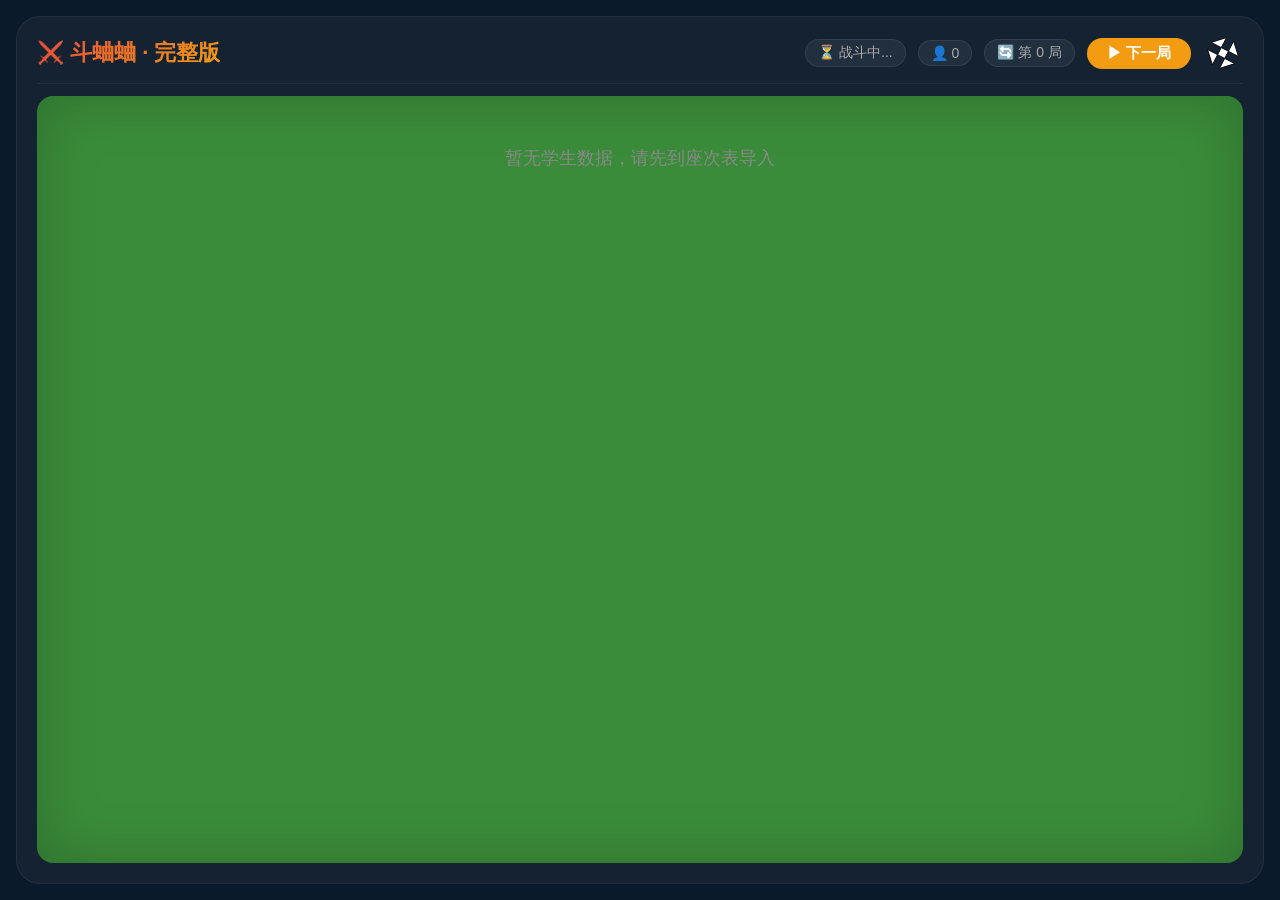
<file: battle.html>
<!-- 班级管理系统 | Copyright (c) 2026 黄迁胜 | 根据 MIT 许可证授权 -->
<!DOCTYPE html>
<html lang="zh-CN">
<head>
    <meta charset="UTF-8">
    <meta name="viewport" content="width=device-width, initial-scale=1.0, user-scalable=no">
    <link rel="icon" type="image/svg+xml" href="logo.svg">
    <title>⚔️ 斗蛐蛐 · 完整版</title>
    <style>
        /* ===== 全局重置 ===== */
        * {
            margin: 0;
            padding: 0;
            box-sizing: border-box;
            -webkit-tap-highlight-color: transparent;
            user-select: none;
        }
        body {
            font-family: 'Microsoft YaHei', sans-serif;
            background: #0b1a2a;
            color: #fff;
            padding: 16px;
            display: flex;
            flex-direction: column;
            align-items: center;
            height: 100vh;
            overflow: hidden;
            touch-action: pan-y;
        }
        .pet-app {
            width: 100%;
            max-width: 1400px;
            height: 100%;
            display: flex;
            flex-direction: column;
            background: rgba(255,255,255,0.04);
            border-radius: 24px;
            padding: 16px 20px 20px;
            border: 1px solid rgba(255,255,255,0.06);
            overflow: hidden;
            position: relative;
        }

        /* ===== 顶部工具栏 ===== */
        .battle-toolbar {
            display: flex;
            flex-wrap: wrap;
            align-items: center;
            justify-content: space-between;
            gap: 8px 14px;
            margin-bottom: 12px;
            padding-bottom: 10px;
            border-bottom: 1px solid rgba(255,255,255,0.06);
            flex-shrink: 0;
        }
        .battle-toolbar .title {
            font-size: 22px;
            font-weight: 700;
            background: linear-gradient(135deg, #e74c3c, #f39c12);
            -webkit-background-clip: text;
            -webkit-text-fill-color: transparent;
        }
        .battle-toolbar .info {
            font-size: 14px;
            color: #aaa;
            display: flex;
            align-items: center;
            gap: 12px;
            flex-wrap: wrap;
        }
        .battle-toolbar .info .stat {
            background: rgba(255,255,255,0.06);
            padding: 4px 12px;
            border-radius: 20px;
            border: 1px solid rgba(255,255,255,0.08);
        }
        .btn-next {
            background: #f39c12;
            border: none;
            color: #fff;
            padding: 6px 20px;
            border-radius: 30px;
            font-size: 15px;
            font-weight: 700;
            cursor: pointer;
            transition: 0.2s;
        }
        .btn-next:hover {
            transform: scale(1.05);
            background: #e67e22;
        }
        .btn-next:disabled {
            opacity: 0.4;
            cursor: not-allowed;
            transform: none;
        }
        .back-link {
            color: #6c5ce7;
            text-decoration: none;
            font-weight: 500;
        }
        .back-link:hover {
            text-decoration: underline;
        }

        /* ===== 战场容器 ===== */
        .battle-center {
            flex: 1;
            position: relative;
            border-radius: 16px;
            overflow: hidden;
            background: #3a8c3a;
            box-shadow: inset 0 0 60px rgba(0,0,0,0.2);
            min-height: 300px;
        }
        .battle-center .pet-park {
            width: 100%;
            height: 100%;
            position: relative;
        }
        .battle-center .pet-park .track {
            position: absolute;
            top: 15%;
            left: 10%;
            width: 80%;
            height: 70%;
            border: 10px solid rgba(180,150,130,0.5);
            border-radius: 50%;
            box-sizing: border-box;
            pointer-events: none;
            z-index: 2;
        }
        .battle-center .pet-park .track::after {
            content: '';
            position: absolute;
            top: 8%;
            left: 8%;
            width: 84%;
            height: 84%;
            border: 2px dashed rgba(255,255,255,0.2);
            border-radius: 50%;
        }
        .battle-center .pet-park .football-field {
            position: absolute;
            top: 30%;
            left: 25%;
            width: 50%;
            height: 40%;
            border: 2px solid rgba(255,255,255,0.4);
            box-sizing: border-box;
            pointer-events: none;
            z-index: 2;
        }
        .battle-center .pet-park .football-field::before {
            content: '';
            position: absolute;
            top: 50%;
            left: 50%;
            width: 30%;
            height: 60%;
            border: 2px solid rgba(255,255,255,0.4);
            border-radius: 50%;
            transform: translate(-50%, -50%);
        }
        .battle-center .pet-park .football-field::after {
            content: '';
            position: absolute;
            top: 0;
            left: 50%;
            width: 2px;
            height: 100%;
            background: rgba(255,255,255,0.4);
            transform: translateX(-50%);
        }
        .battle-center .pet-park .flag-area {
            position: absolute;
            top: 5%;
            left: 4%;
            z-index: 3;
            pointer-events: none;
        }
        .battle-center .pet-park .flag-pole {
            width: 4px;
            height: 70px;
            background: #aaa;
            margin: 0 auto;
            border-radius: 2px;
            position: relative;
        }
        .battle-center .pet-park .flag-pole::after {
            content: '🇨🇳';
            position: absolute;
            top: -6px;
            left: 6px;
            font-size: 28px;
            line-height: 1;
        }
        .battle-center .pet-park .flag-base {
            width: 20px;
            height: 5px;
            background: #999;
            border-radius: 3px;
            margin: -2px auto 0;
        }
        .battle-center .pet-park .tree {
            position: absolute;
            font-size: 26px;
            z-index: 2;
            pointer-events: none;
            opacity: 0.85;
            text-shadow: 0 2px 6px rgba(0,0,0,0.2);
        }

        /* ===== 左右面板 ===== */
        #battleAttrPanel {
            position: fixed;
            left: 8px;
            top: 50%;
            transform: translateY(-50%);
            z-index: 1000;
            width: 150px;
            max-height: 70vh;
            background: rgba(10, 20, 35, 0.92);
            backdrop-filter: blur(12px);
            border-radius: 12px;
            padding: 10px 10px;
            border: 1px solid rgba(255,215,0,0.15);
            box-shadow: 0 8px 32px rgba(0,0,0,0.5);
            overflow-y: auto;
            display: none;
            font-size: 11px;
            color: #ccc;
            transition: opacity 0.3s;
        }
        #battleAttrPanel.visible { display: block; }
        #battleAttrPanel .panel-title {
            font-size: 12px;
            font-weight: 700;
            color: #ffd700;
            text-align: center;
            margin-bottom: 6px;
            border-bottom: 1px solid rgba(255,215,0,0.15);
            padding-bottom: 4px;
        }
        #battleAttrPanel .no-selection {
            color: #666;
            font-size: 12px;
            text-align: center;
            padding: 20px 0;
        }
        .pet-block {
            border-bottom: 1px solid rgba(255,255,255,0.06);
            padding-bottom: 6px;
            margin-bottom: 6px;
        }
        .pet-block .pet-header {
            display: flex;
            align-items: center;
            gap: 8px;
            margin-bottom: 4px;
        }
        .pet-block .pet-header .avatar { font-size: 20px; line-height: 1; }
        .pet-block .pet-header .pname { font-size: 12px; font-weight: 700; color: #fff; }
        .pet-block .pet-header .pgroup { font-size: 9px; color: #888; }
        .pet-block .attr-row {
            display: flex;
            justify-content: space-between;
            padding: 1px 0;
            font-size: 9px;
            line-height: 1.3;
            border-bottom: 1px solid rgba(255,255,255,0.02);
        }
        .pet-block .attr-row .label { color: #999; }
        .pet-block .attr-row .value { color: #fff; font-weight: 600; text-align: right; }
        .pet-block .attr-row .value.high { color: #2ecc71; }
        .pet-block .attr-row .value.low { color: #e74c3c; }
        .pet-block .attr-row .value.mana { color: #3498db; }
        .pet-block .attr-row .value.banned { color: #e74c3c; font-weight: 700; }
        .pet-block .skill-cd {
            display: flex;
            align-items: center;
            gap: 6px;
            margin-top: 3px;
            padding-top: 3px;
            border-top: 1px solid rgba(255,255,255,0.04);
            font-size: 9px;
            color: #888;
        }
        .pet-block .skill-cd .cd-bar-wrap {
            flex: 1;
            height: 4px;
            background: rgba(255,255,255,0.1);
            border-radius: 3px;
            overflow: hidden;
        }
        .pet-block .skill-cd .cd-bar-wrap .cd-bar {
            height: 100%;
            background: #3498db;
            border-radius: 3px;
            transition: width 0.3s;
            width: 0%;
        }
        .pet-block .skill-cd .cd-label {
            font-size: 8px;
            color: #aaa;
            min-width: 28px;
            text-align: right;
        }
        .pet-block .kills-list {
            font-size: 9px;
            color: #888;
            margin-top: 4px;
            border-top: 1px solid rgba(255,255,255,0.04);
            padding-top: 4px;
        }
        .pet-block .kills-list .kill-item {
            display: inline-block;
            background: rgba(255,215,0,0.1);
            padding: 0 6px;
            border-radius: 10px;
            margin: 1px 2px 1px 0;
            font-size: 8px;
            color: #ffd700;
        }
        .pet-block .status-tag {
            display: inline-block;
            font-size: 8px;
            padding: 0 6px;
            border-radius: 10px;
            margin-left: 4px;
        }
        .pet-block .status-tag.stunned { background: rgba(0,150,255,0.3); color: #00bfff; }
        .pet-block .status-tag.regen { background: rgba(46,204,113,0.3); color: #2ecc71; }
        .pet-block .status-tag.lifesteal { background: rgba(46,204,113,0.3); color: #2ecc71; }

        #battleStatPanel {
            position: fixed;
            right: 8px;
            top: 50%;
            transform: translateY(-50%);
            z-index: 1000;
            width: 130px;
            max-height: 70vh;
            background: rgba(10, 20, 35, 0.92);
            backdrop-filter: blur(12px);
            border-radius: 12px;
            padding: 10px 10px;
            border: 1px solid rgba(255,215,0,0.15);
            box-shadow: 0 8px 32px rgba(0,0,0,0.5);
            overflow-y: auto;
            display: none;
            font-size: 11px;
            color: #ccc;
            transition: opacity 0.3s;
        }
        #battleStatPanel.visible { display: block; }
        #battleStatPanel .panel-title {
            font-size: 12px;
            font-weight: 700;
            color: #ffd700;
            text-align: center;
            margin-bottom: 6px;
            border-bottom: 1px solid rgba(255,215,0,0.15);
            padding-bottom: 4px;
        }
        .group-block {
            margin-bottom: 8px;
            border-bottom: 1px solid rgba(255,255,255,0.06);
            padding-bottom: 6px;
        }
        .group-block .group-name {
            font-size: 11px;
            font-weight: 600;
            color: #ffd700;
            margin-bottom: 4px;
        }
        .group-block .member-item {
            display: flex;
            justify-content: space-between;
            font-size: 10px;
            padding: 1px 0;
            border-bottom: 1px solid rgba(255,255,255,0.02);
        }
        .group-block .member-item .mname { color: #ccc; }
        .group-block .member-item .mhp { color: #aaa; font-weight: 500; }
        .group-block .member-item.dead .mname { color: #555; }
        .group-block .member-item.dead .mhp { color: #444; }
        .group-block .member-item .mhp .hp-bar-mini {
            display: inline-block;
            width: 30px;
            height: 4px;
            background: #333;
            border-radius: 2px;
            margin-left: 4px;
            overflow: hidden;
            vertical-align: middle;
        }
        .group-block .member-item .mhp .hp-bar-mini .fill {
            height: 100%;
            background: #2ecc71;
            border-radius: 2px;
            transition: width 0.2s;
        }
        .group-block .member-item.dead .mhp .hp-bar-mini .fill { background: #444; }

        /* ===== 滚动条 ===== */
        #battleAttrPanel::-webkit-scrollbar,
        #battleStatPanel::-webkit-scrollbar { width: 2px; }
        #battleAttrPanel::-webkit-scrollbar-track,
        #battleStatPanel::-webkit-scrollbar-track { background: transparent; }
        #battleAttrPanel::-webkit-scrollbar-thumb,
        #battleStatPanel::-webkit-scrollbar-thumb { background: #555; border-radius: 10px; }

        /* ===== 宠物卡片 ===== */
        .pet-card {
            position: absolute;
            display: flex;
            flex-direction: column;
            align-items: center;
            justify-content: center;
            background: transparent !important;
            border: none !important;
            cursor: pointer;
            transition: transform 0.1s;
            z-index: 10;
            touch-action: none;
        }
        .pet-card:hover { transform: scale(1.08); filter: drop-shadow(0 0 8px rgba(255,215,0,0.3)); }
        .pet-card .pet-emoji {
            font-size: 16px;
            line-height: 1;
            filter: drop-shadow(0 1px 3px rgba(0,0,0,0.2));
            transition: font-size 0.3s ease;
        }
        .pet-card .pet-name {
            position: absolute;
            top: -8px;
            left: 50%;
            transform: translateX(-50%);
            font-size: 7px;
            font-weight: 700;
            color: #fff;
            background: rgba(0,0,0,0.6);
            padding: 0 4px;
            border-radius: 6px;
            border: 1px solid rgba(255,215,0,0.2);
            white-space: nowrap;
            text-shadow: 0 1px 3px rgba(0,0,0,0.5);
            pointer-events: none;
            backdrop-filter: blur(2px);
        }
        .pet-card .badge {
            position: absolute;
            font-size: 6px;
            font-weight: 700;
            background: rgba(0,0,0,0.7);
            border-radius: 50%;
            width: 12px;
            height: 12px;
            display: flex;
            align-items: center;
            justify-content: center;
            border: 1.5px solid rgba(255,255,255,0.2);
            text-shadow: 0 1px 2px rgba(0,0,0,0.5);
            pointer-events: none;
            backdrop-filter: blur(2px);
        }
        .pet-card .badge.top-left { top: -4px; left: -4px; }
        .pet-card .badge.top-right { top: -4px; right: -4px; border-radius: 10px; width: auto; padding: 0 4px; font-size: 6px; background: rgba(255,215,0,0.3); border-color: #ffd700; }
        .pet-card .badge.color-1 { color: #fff; border-color: #fff; }
        .pet-card .badge.color-2 { color: #3498db; border-color: #3498db; }
        .pet-card .badge.color-3 { color: #2ecc71; border-color: #2ecc71; }
        .pet-card .badge.color-4 { color: #f1c40f; border-color: #f1c40f; }
        .pet-card .badge.color-5 { color: #e74c3c; border-color: #e74c3c; }
        .pet-card .badge.color-6 { color: #2c3e50; border-color: #2c3e50; background: rgba(255,255,255,0.3); }
        .pet-card .hp-bar-wrap,
        .pet-card .mana-bar-wrap {
            position: absolute;
            left: 0;
            width: 100%;
            background: rgba(0,0,0,0.6);
            border-radius: 3px;
            overflow: hidden;
            border: 1px solid rgba(255,255,255,0.1);
            pointer-events: none;
            z-index: 12;
        }
        .pet-card .hp-bar-wrap { bottom: -14px; height: 3px; }
        .pet-card .mana-bar-wrap { bottom: -19px; height: 2px; }
        .pet-card .hp-bar { height: 100%; background: #2ecc71; transition: width 0.3s; border-radius: 2px; }
        .pet-card .mana-bar { height: 100%; background: #3498db; transition: width 0.3s; border-radius: 2px; }
        .pet-card .stun-icon {
            position: absolute;
            top: -12px;
            left: 50%;
            transform: translateX(-50%);
            font-size: 10px;
            animation: stunPulse 0.6s ease-in-out infinite alternate;
            pointer-events: none;
            z-index: 14;
        }
        .pet-card.dead { display: none !important; }
        .pet-card.selected {
            outline: 3px solid #ffd700;
            outline-offset: 4px;
            border-radius: 12px;
            z-index: 20;
        }

        /* ===== 特效文字 ===== */
        .battle-damage {
            position: absolute;
            font-weight: 900;
            text-shadow: 0 0 12px rgba(0,0,0,0.8), 0 2px 4px rgba(0,0,0,0.5);
            pointer-events: none;
            z-index: 50;
            animation: damageFloat 1.2s ease-out forwards;
            font-family: 'Microsoft YaHei', sans-serif;
            font-size: 14px !important;
        }
        @keyframes damageFloat {
            0% { opacity: 1; transform: translateY(0) scale(1); }
            100% { opacity: 0; transform: translateY(-50px) scale(1.2); }
        }
        .skill-effect {
            position: absolute;
            pointer-events: none;
            z-index: 45;
            animation: skillPulse 0.8s ease-out forwards;
            text-shadow: 0 0 30px rgba(255,215,0,0.6);
            font-size: 24px !important;
        }
        @keyframes skillPulse {
            0% { transform: scale(0.5); opacity: 1; }
            50% { transform: scale(1.5); opacity: 0.8; }
            100% { transform: scale(0.8); opacity: 0; }
        }
        @keyframes stunPulse {
            0% { transform: translateX(-50%) scale(0.8); opacity: 0.5; }
            100% { transform: translateX(-50%) scale(1.2); opacity: 1; }
        }
        .battle-status {
            position: absolute;
            top: 50%;
            left: 50%;
            transform: translate(-50%, -50%);
            z-index: 100;
            background: rgba(0,0,0,0.8);
            padding: 20px 40px;
            border-radius: 20px;
            border: 3px solid #ffd700;
            text-align: center;
            pointer-events: none;
        }
        .battle-status .winner {
            font-size: 36px;
            font-weight: 900;
            color: #ffd700;
            text-shadow: 0 0 40px rgba(255,215,0,0.4);
        }
        .battle-status .sub {
            font-size: 16px;
            color: #aaa;
            margin-top: 8px;
        }

        /* ===== 响应式 ===== */
        @media (max-width: 820px) {
            #battleAttrPanel { width: 130px; left: 4px; padding: 8px 6px; font-size: 10px; }
            #battleStatPanel { width: 110px; right: 4px; padding: 8px 6px; font-size: 10px; }
            .battle-toolbar .title { font-size: 18px; }
        }
        @media (max-width: 480px) {
            #battleAttrPanel { width: 110px; left: 2px; padding: 6px 4px; font-size: 9px; max-height: 60vh; }
            #battleStatPanel { width: 90px; right: 2px; padding: 6px 4px; font-size: 9px; max-height: 60vh; }
            .battle-toolbar .title { font-size: 15px; }
            .battle-toolbar .info .stat { font-size: 10px; padding: 2px 6px; }
            .btn-next { font-size: 11px; padding: 4px 10px; }
            .pet-card .pet-emoji { font-size: 14px; }
            .pet-card .pet-name { font-size: 6px; top: -6px; }
        }
    </style>
</head>
<body>
    <div class="pet-app">
        <!-- 顶部工具栏 -->
        <div class="battle-toolbar">
            <span class="title">⚔️ 斗蛐蛐 · 完整版</span>
            <div class="info">
                <span class="stat" id="battleStatusText">⏳ 战斗中...</span>
                <span class="stat" id="playerCount">👤 0</span>
                <span class="stat" id="roundCount">🔄 第 0 局</span>
                <button class="btn-next" id="nextRoundBtn">▶ 下一局</button>
               <a href="home.html" class="back-link" style="display: inline-flex; align-items: center; justify-content: center;">
    <img src="logo.svg" alt="logo" style="width:40px; height:40px;">
</a>
            </div>
        </div>

        <!-- 战场 -->
        <div class="battle-center">
            <div class="pet-park" id="petPark">
                <div class="track"></div>
                <div class="football-field"></div>
                <div class="flag-area">
                    <div class="flag-pole"></div>
                    <div class="flag-base"></div>
                </div>
                <div class="tree" style="top:3%; left:2%;">🌳</div>
                <div class="tree" style="top:2%; right:2%;">🌲</div>
                <div class="tree" style="bottom:2%; left:2%;">🌴</div>
                <div class="tree" style="bottom:2%; right:2%;">🌳</div>
                <div class="tree" style="top:40%; left:1%;">🌲</div>
                <div class="tree" style="top:40%; right:1%;">🌴</div>
                <div class="tree" style="top:15%; left:45%;">🌳</div>
                <div class="tree" style="bottom:15%; right:45%;">🌲</div>
                <div class="tree" style="top:60%; left:3%;">🌴</div>
                <div class="tree" style="top:60%; right:3%;">🌳</div>
            </div>
        </div>
    </div>

    <!-- 左右面板 -->
    <div id="battleAttrPanel">
        <div class="panel-title">📊 属性</div>
        <div id="attrContent">
            <div class="no-selection">👆 Shift+点击 切换选中</div>
        </div>
    </div>
    <div id="battleStatPanel">
        <div class="panel-title">📊 小组</div>
        <div id="groupStatsContent">
            <div style="color:#666;font-size:12px;text-align:center;padding:10px 0;">等待数据...</div>
        </div>
    </div>

    <div class="fx-container" id="fxContainer"></div>
    <div class="float-toast" id="floatToast"></div>

    <script src="dataManager.js"></script>
    <script>
        // ================================================================
        //  斗蛐蛐 · 完整版
        //  体力 = 每周参赛次数（道德分），每场消耗1点
        //  左侧无血条，增加技能CD显示，图标一致，实时效果
        //  锁敌优先同号 (seatOrder)
        //  修复最后不追击的bug
        // ================================================================

        (function() {
            'use strict';

            const urlParams = new URLSearchParams(window.location.search);
            const CURRENT_CLASS = urlParams.get('classId') || urlParams.get('class') || localStorage.getItem('currentClassId') || '一班';

            const CATEGORIES = ['安全','道德','艺体','学习','纪律','卫生','仪态','就餐','住宿','走读'];
            const SUBJECTS = ['语文','数学','英语','物理','化学','历史','地理','生物','政治'];

            const ATTACK_COOLDOWN = 60;
            const SKILL_COOLDOWN = 300;
            const REGEN_INTERVAL = 300;
            const ATTACK_RANGE = 50;
            const CHASE_RANGE = 75;
            const COLLISION_RADIUS_RATIO = 0.4;
            const COLLISION_COOLDOWN = 300;
            const ESCAPE_THRESHOLD = 0.30;
            const CAUTIOUS_THRESHOLD = 0.50;
            const ESCAPE_DIST = 200;
            const SMOOTH_FACTOR = 0.3;

            let students = [];
            let petPositions = {};
            let collisionTimers = {};
            let petAnimId = null;
            let selectedBattlePetIds = new Set();
            let deathTimestamps = {};
            let frameCount = 0;

            let battle = {
                isActive: false,
                isGameOver: false,
                winnerGroup: null,
                round: 0,
                records: {},
                hp: {},
                maxHp: {},
                stamina: {},
                mana: {},
                isAlive: {},
                isStunned: {},
                stunTimer: {},
                speedReduction: {},
                lifestealActive: {},
                lifestealAmount: {},
                attackTimer: {},
                skillTimer: {},
                regenTimer: {},
                targetId: {},
                lastAttackTime: {},
                kills: {},
                status: {},
            };

            const park = document.getElementById('petPark');
            const statusText = document.getElementById('battleStatusText');
            const playerCountEl = document.getElementById('playerCount');
            const roundCountEl = document.getElementById('roundCount');
            const nextBtn = document.getElementById('nextRoundBtn');
            const attrContent = document.getElementById('attrContent');
            const groupStatsContent = document.getElementById('groupStatsContent');
            const attrPanel = document.getElementById('battleAttrPanel');
            const statPanel = document.getElementById('battleStatPanel');

            // ---------- 工具函数 ----------
            function calcSubjectTotal(s) {
                let sum = 0;
                SUBJECTS.forEach(sub => { sum += s['subject_'+sub] || 0; });
                return sum;
            }
            function calcQuantTotal(s) {
                return s.cats.reduce((a, b) => a + b, 0);
            }
            function getSpeed(quantTotal) {
                if (quantTotal <= 0) return 0;
                return Math.min(0.1 + Math.floor(quantTotal / 20) * 0.5, 3.0);
            }
            function getEmojiSize(subjectTotal) {
                if (subjectTotal <= 0) return 0;
                return Math.min(16 + Math.floor(subjectTotal / 20) * 1.5, 150);
            }

            function getBattleSpeed(student) {
                const walkScore = student.cats[9] || 0;
                const base = Math.max(0, walkScore * 0.12);
                if (battle.stamina[student.id] <= 0) return 0;
                if (battle.isStunned[student.id]) return 0;
                const reduction = battle.speedReduction[student.id] || 0;
                let speed = Math.max(0, base - reduction * 0.02);
                if (speed < 0.02) speed = 0;
                return speed;
            }
            function getBattleAttack(student) { return Math.max(0, student.cats[4] || 0); }
            function getBattleDefense(student) { return Math.max(0, student.cats[5] || 0); }
            function getBattleTrueDamage(student) { return Math.max(0, student.cats[6] || 0); }
            function getBattleLifesteal(student) { return Math.max(0, student.cats[7] || 0); }
            function getBattleControl(student) { return Math.max(0, student.cats[8] || 0); }
            function getBattleRegen(student) { return Math.max(0, student.cats[3] || 0); }
            function getBattleManaMax(student) { return Math.max(0, student.cats[2] || 0); }
            function getBattleStaminaMax(student) { return Math.max(0, student.cats[1] || 0); }
            function isEligibleForBattle(student) {
                return student.cats[0] > 0 && battle.isAlive[student.id] !== false;
            }

            // ---------- 特效 ----------
            function spawnParticles(x, y, count, colorOverride) {}
            function spawnDisperseParticles(x, y) {}
            function trimParticles() {}

            function showBattleDamage(x, y, text, color) {
                const el = document.createElement('div');
                el.className = 'battle-damage';
                el.textContent = text;
                const size = 14 + Math.random() * 10;
                el.style.cssText = `
                    left: ${x}px;
                    top: ${y}px;
                    font-size: ${size}px;
                    color: ${color || '#ff6b6b'};
                `;
                park.appendChild(el);
                setTimeout(() => el.remove(), 1000);
            }

            function showSkillEffect(x, y, text, color) {
                const el = document.createElement('div');
                el.className = 'skill-effect';
                const size = 24 + Math.random() * 16;
                el.textContent = text;
                el.style.cssText = `
                    left: ${x - size/2}px;
                    top: ${y - size/2}px;
                    font-size: ${size}px;
                `;
                park.appendChild(el);
                setTimeout(() => el.remove(), 700);
            }

            // ================================================================
            //  面板渲染（无血条，有CD，图标一致）
            // ================================================================
            function updateAttributePanel() {
                if (selectedBattlePetIds.size === 0) {
                    attrPanel.classList.remove('visible');
                    return;
                }
                attrPanel.classList.add('visible');

                let html = '';
                const sortedIds = Array.from(selectedBattlePetIds).sort();
                for (let id of sortedIds) {
                    const student = students.find(s => s.id === id);
                    if (!student || !battle.isAlive[id]) {
                        selectedBattlePetIds.delete(id);
                        continue;
                    }
                    const b = battle;
                    const banned = student.cats[0] <= 0;
                    const stamina = b.stamina[id] || 0;
                    const maxStamina = getBattleStaminaMax(student);
                    const mana = b.mana[id] || 0;
                    const maxMana = getBattleManaMax(student);
                    const regen = getBattleRegen(student);
                    const atk = getBattleAttack(student);
                    const def = getBattleDefense(student);
                    const trueDmg = getBattleTrueDamage(student);
                    const lifesteal = getBattleLifesteal(student);
                    const control = getBattleControl(student);
                    const speed = getBattleSpeed(student);

                    const groupName = student.groupName || '未分组';
                    const kills = b.kills[id] || [];
                    let killsHtml = '';
                    if (kills.length > 0) {
                        killsHtml = `<div class="kills-list">💀 击败: `;
                        kills.forEach(vid => {
                            const v = students.find(s => s.id === vid);
                            if (v) killsHtml += `<span class="kill-item">${v.animal || '🐱'}${v.name}</span>`;
                        });
                        killsHtml += `</div>`;
                    }

                    const skillTimer = b.skillTimer[id] || 0;
                    const cdProgress = Math.min(100, (skillTimer / SKILL_COOLDOWN) * 100);
                    const cdText = skillTimer >= SKILL_COOLDOWN ? '就绪' : `${Math.ceil((SKILL_COOLDOWN - skillTimer) / 60)}s`;

                    let statusTags = '';
                    if (b.isStunned[id]) statusTags += `<span class="status-tag stunned">💫 定身</span>`;
                    if (b.lifestealActive[id]) statusTags += `<span class="status-tag lifesteal">💚 吸血</span>`;

                    html += `
                        <div class="pet-block">
                            <div class="pet-header">
                                <div class="avatar">${student.animal || '🐱'}</div>
                                <div>
                                    <div class="pname">${student.name} ${statusTags}</div>
                                    <div class="pgroup">${groupName} · ${b.isAlive[id] ? '🟢' : '💀'}</div>
                                </div>
                            </div>
                            <div class="attr-row"><span class="label">🚫 禁赛</span><span class="value ${banned ? 'banned' : ''}">${banned ? '是' : '否'}</span></div>
                            <div class="attr-row"><span class="label">💪 体力</span><span class="value">${stamina}/${maxStamina}</span></div>
                            <div class="attr-row"><span class="label">🔵 蓝量</span><span class="value mana">${mana}/${maxMana}</span></div>
                            <div class="attr-row"><span class="label">💚 回血/5s</span><span class="value">${regen}</span></div>
                            <div class="attr-row"><span class="label">⚔️ 攻击</span><span class="value">${atk}</span></div>
                            <div class="attr-row"><span class="label">🛡️ 防御</span><span class="value">${def}</span></div>
                            <div class="attr-row"><span class="label">💥 真实伤害</span><span class="value">${trueDmg}</span></div>
                            <div class="attr-row"><span class="label">💚 吸血</span><span class="value">${lifesteal}</span></div>
                            <div class="attr-row"><span class="label">🌀 控制</span><span class="value">${control}</span></div>
                            <div class="attr-row"><span class="label">🏃 移速</span><span class="value">${speed.toFixed(2)}</span></div>
                            <div class="skill-cd">
                                <span>🎯 技能</span>
                                <div class="cd-bar-wrap"><div class="cd-bar" style="width:${cdProgress}%;background:${cdProgress >= 100 ? '#2ecc71' : '#3498db'};"></div></div>
                                <span class="cd-label">${cdText}</span>
                            </div>
                            ${killsHtml}
                        </div>
                    `;
                }
                attrContent.innerHTML = html;
            }

            function updateStatPanel() {
                const groups = {};
                students.forEach(s => {
                    if (s.onLeave) return;
                    const gName = s.groupName || '未分组';
                    if (!groups[gName]) groups[gName] = [];
                    groups[gName].push(s);
                });

                let html = '';
                const sortedGroupNames = Object.keys(groups).sort();
                for (let gName of sortedGroupNames) {
                    const members = groups[gName];
                    members.sort((a, b) => {
                        const aAlive = battle.isAlive[a.id];
                        const bAlive = battle.isAlive[b.id];
                        if (aAlive && !bAlive) return -1;
                        if (!aAlive && bAlive) return 1;
                        if (!aAlive && !bAlive) {
                            return (deathTimestamps[b.id] || 0) - (deathTimestamps[a.id] || 0);
                        }
                        return (battle.hp[b.id] || 0) - (battle.hp[a.id] || 0);
                    });

                    html += `<div class="group-block"><div class="group-name">${gName}</div>`;
                    members.forEach(s => {
                        const isDead = !battle.isAlive[s.id];
                        const hp = battle.hp[s.id] || 0;
                        const maxHp = battle.maxHp[s.id] || 1;
                        const pct = maxHp > 0 ? Math.round((hp / maxHp) * 100) : 0;
                        const deadClass = isDead ? 'dead' : '';
                        const hpColor = isDead ? '#444' : (pct > 50 ? '#2ecc71' : (pct > 25 ? '#f1c40f' : '#e74c3c'));
                        html += `
                            <div class="member-item ${deadClass}">
                                <span class="mname">${s.animal || '🐱'} ${s.name}</span>
                                <span class="mhp">
                                    ${isDead ? '💀' : `${hp}`}
                                    <span class="hp-bar-mini"><span class="fill" style="width:${pct}%;background:${hpColor};"></span></span>
                                </span>
                            </div>
                        `;
                    });
                    html += `</div>`;
                }

                if (sortedGroupNames.length === 0) {
                    html = '<div style="color:#666;font-size:11px;text-align:center;padding:10px 0;">暂无数据</div>';
                }
                groupStatsContent.innerHTML = html;
                statPanel.classList.add('visible');
            }

            // ================================================================
            //  宠物卡片
            // ================================================================
            function createPetCard(student, size, cardW, cardH) {
                const card = document.createElement('div');
                card.className = 'pet-card';
                card.dataset.studentId = student.id;
                card.style.width = cardW + 'px';
                card.style.height = cardH + 'px';

                const emoji = document.createElement('div');
                emoji.className = 'pet-emoji';
                emoji.style.fontSize = size + 'px';
                emoji.textContent = student.animal || '🐱';
                card.appendChild(emoji);

                const nameTag = document.createElement('div');
                nameTag.className = 'pet-name';
                nameTag.textContent = student.name;
                card.appendChild(nameTag);

                const hpWrap = document.createElement('div');
                hpWrap.className = 'hp-bar-wrap';
                const hpBar = document.createElement('div');
                hpBar.className = 'hp-bar';
                hpBar.id = 'hp_' + student.id;
                hpWrap.appendChild(hpBar);
                card.appendChild(hpWrap);

                const manaWrap = document.createElement('div');
                manaWrap.className = 'mana-bar-wrap';
                const manaBar = document.createElement('div');
                manaBar.className = 'mana-bar';
                manaBar.id = 'mana_' + student.id;
                manaWrap.appendChild(manaBar);
                card.appendChild(manaWrap);

                const order = student.seatOrder || 0;
                if (order >= 1 && order <= 6) {
                    const badge = document.createElement('div');
                    badge.className = `badge top-left color-${order}`;
                    badge.textContent = order;
                    card.appendChild(badge);
                }
                if (student.duty) {
                    const badge = document.createElement('div');
                    badge.className = 'badge top-right';
                    badge.textContent = student.duty;
                    card.appendChild(badge);
                }

                card.addEventListener('click', function(e) {
                    e.stopPropagation();
                    const sid = parseInt(this.dataset.studentId);
                    const s = students.find(st => st.id === sid);
                    if (!s || !battle.isAlive[sid]) return;

                    if (e.shiftKey) {
                        if (selectedBattlePetIds.has(sid)) {
                            selectedBattlePetIds.delete(sid);
                            this.classList.remove('selected');
                        } else {
                            selectedBattlePetIds.add(sid);
                            this.classList.add('selected');
                        }
                        updateAttributePanel();
                    } else {
                        document.querySelectorAll('.pet-card.selected').forEach(el => el.classList.remove('selected'));
                        selectedBattlePetIds.clear();
                        selectedBattlePetIds.add(sid);
                        this.classList.add('selected');
                        updateAttributePanel();
                    }
                });

                card.addEventListener('dblclick', function() {
                    showToast('💡 请在教室页面编辑学生信息');
                });

                return card;
            }

            // ================================================================
            //  数据与战斗初始化
            // ================================================================
            function loadStudents() {
                const data = DataManager.loadClassData(CURRENT_CLASS);
                if (!data || !data.students || data.students.length === 0) {
                    students = [];
                    return false;
                }
                students = data.students;
                students.forEach(s => {
                    if (!s.cats || s.cats.length !== CATEGORIES.length) s.cats = CATEGORIES.map(() => 0);
                    if (!s.animal) s.animal = '🐱';
                    if (!s.petState) s.petState = 'normal';
                    if (s.onLeave === undefined) s.onLeave = false;
                    if (!s.duty) s.duty = '';
                    SUBJECTS.forEach(sub => { if (!(('subject_'+sub) in s)) s['subject_'+sub] = 0; });
                });
                return true;
            }

            function initBattleRecords() {
                students.forEach(s => {
                    if (!battle.records[s.id]) {
                        battle.records[s.id] = { totalGames: 0, usedSkills: 0 };
                    }
                    battle.kills[s.id] = [];
                    battle.status[s.id] = { regen: false, lifesteal: false, stunned: false };
                });
            }

            function hideDeadPet(studentId) {
                const pos = petPositions[studentId];
                if (pos && pos.el) {
                    pos.el.classList.add('dead');
                    delete petPositions[studentId];
                }
                deathTimestamps[studentId] = frameCount;
                if (selectedBattlePetIds.has(studentId)) {
                    selectedBattlePetIds.delete(studentId);
                    document.querySelectorAll('.pet-card.selected').forEach(el => el.classList.remove('selected'));
                    updateAttributePanel();
                }
            }

            function recordKill(attackerId, victimId) {
                if (!battle.kills[attackerId]) battle.kills[attackerId] = [];
                battle.kills[attackerId].push(victimId);
            }

            function resetBattleRound() {
                battle.isActive = true;
                battle.isGameOver = false;
                battle.winnerGroup = null;
                battle.round++;
                deathTimestamps = {};
                students.forEach(s => {
                    battle.kills[s.id] = [];
                    battle.status[s.id] = { regen: false, lifesteal: false, stunned: false };
                });

                students.forEach(s => {
                    const hp = calcSubjectTotal(s);
                    battle.hp[s.id] = hp;
                    battle.maxHp[s.id] = hp;
                    const totalGames = battle.records[s.id].totalGames;
                    const staminaMax = getBattleStaminaMax(s);
                    battle.stamina[s.id] = Math.max(0, staminaMax - totalGames);
                    const manaMax = getBattleManaMax(s);
                    battle.mana[s.id] = manaMax - battle.records[s.id].usedSkills;
                    battle.isAlive[s.id] = true;
                    battle.isStunned[s.id] = false;
                    battle.stunTimer[s.id] = 0;
                    battle.speedReduction[s.id] = 0;
                    battle.lifestealActive[s.id] = false;
                    battle.lifestealAmount[s.id] = 0;
                    battle.attackTimer[s.id] = 0;
                    battle.skillTimer[s.id] = 0;
                    battle.regenTimer[s.id] = 0;
                    battle.targetId[s.id] = null;
                    battle.lastAttackTime[s.id] = 0;
                });

                const rect = park.getBoundingClientRect();
                const w = park.clientWidth || rect.width || 600;
                const h = park.clientHeight || rect.height || 400;
                petPositions = {};
                students.forEach(s => {
                    if (!isEligibleForBattle(s)) {
                        battle.isAlive[s.id] = false;
                        return;
                    }
                    const subjectTotal = calcSubjectTotal(s);
                    const size = getEmojiSize(subjectTotal);
                    if (size === 0) {
                        battle.isAlive[s.id] = false;
                        return;
                    }
                    const cardW = Math.max(24, size * 0.8);
                    const cardH = Math.max(32, size * 1.0);
                    const card = createPetCard(s, size, cardW, cardH);
                    park.appendChild(card);

                    const x = Math.random() * (w - cardW);
                    const y = Math.random() * (h - cardH);
                    card.style.left = x + 'px';
                    card.style.top = y + 'px';

                    const speed = getSpeed(calcQuantTotal(s));
                    const angle = Math.random() * 2 * Math.PI;
                    petPositions[s.id] = {
                        x, y,
                        vx: Math.cos(angle) * speed,
                        vy: Math.sin(angle) * speed,
                        el: card,
                        w: cardW,
                        h: cardH,
                        groupName: s.groupName || '未分组',
                    };
                });

                selectedBattlePetIds.clear();
                document.querySelectorAll('.pet-card.selected').forEach(el => el.classList.remove('selected'));
                attrPanel.classList.remove('visible');
                updateStatPanel();
                updateUI();
                nextBtn.disabled = true;
                statusText.textContent = '⚔️ 战斗中...';
                if (petAnimId) cancelAnimationFrame(petAnimId);
                petAnimId = requestAnimationFrame(updateBattle);
            }

            // ================================================================
            //  战斗核心
            // ================================================================
            function handleCollision(p1, p2, id1, id2) {
                const now = Date.now();
                if (collisionTimers[id1] && now - collisionTimers[id1].lastTime < COLLISION_COOLDOWN) return;
                if (collisionTimers[id2] && now - collisionTimers[id2].lastTime < COLLISION_COOLDOWN) return;

                const r1 = p1.w * COLLISION_RADIUS_RATIO;
                const r2 = p2.w * COLLISION_RADIUS_RATIO;
                const dx = p2.x - p1.x;
                const dy = p2.y - p1.y;
                const dist = Math.sqrt(dx*dx + dy*dy);
                if (dist > r1 + r2) return;

                const nx = dx / dist;
                const ny = dy / dist;

                const overlap = (r1 + r2 - dist) / 2;
                p1.x -= nx * overlap;
                p1.y -= ny * overlap;
                p2.x += nx * overlap;
                p2.y += ny * overlap;

                let v1n = p1.vx * nx + p1.vy * ny;
                let v2n = p2.vx * nx + p2.vy * ny;
                if (v1n > 0) {
                    p1.vx -= 2 * v1n * nx;
                    p1.vy -= 2 * v1n * ny;
                }
                if (v2n < 0) {
                    p2.vx -= 2 * v2n * nx;
                    p2.vy -= 2 * v2n * ny;
                }

                const s1 = students.find(s => s.id === id1);
                const s2 = students.find(s => s.id === id2);
                if (s1 && s1.animal) {
                    const emoji = p1.el.querySelector('.pet-emoji');
                    if (emoji) {
                        const faces = ['💥', '😲', '😵', '✨'];
                        const face = faces[Math.floor(Math.random() * faces.length)];
                        emoji.textContent = face;
                        if (collisionTimers[id1]) clearTimeout(collisionTimers[id1].timer);
                        else collisionTimers[id1] = {};
                        collisionTimers[id1].timer = setTimeout(() => {
                            const emoji2 = p1.el.querySelector('.pet-emoji');
                            if (emoji2 && s1.animal) emoji2.textContent = s1.animal;
                            collisionTimers[id1].lastTime = 0;
                            collisionTimers[id1].timer = null;
                        }, 300);
                        collisionTimers[id1].lastTime = now;
                    }
                }
                if (s2 && s2.animal) {
                    const emoji = p2.el.querySelector('.pet-emoji');
                    if (emoji) {
                        const faces = ['💥', '😲', '😵', '✨'];
                        const face = faces[Math.floor(Math.random() * faces.length)];
                        emoji.textContent = face;
                        if (collisionTimers[id2]) clearTimeout(collisionTimers[id2].timer);
                        else collisionTimers[id2] = {};
                        collisionTimers[id2].timer = setTimeout(() => {
                            const emoji2 = p2.el.querySelector('.pet-emoji');
                            if (emoji2 && s2.animal) emoji2.textContent = s2.animal;
                            collisionTimers[id2].lastTime = 0;
                            collisionTimers[id2].timer = null;
                        }, 300);
                        collisionTimers[id2].lastTime = now;
                    }
                }

                p1.el.classList.add('collision-pulse');
                p2.el.classList.add('collision-pulse');
                clearTimeout(p1.el._pulseTimer);
                clearTimeout(p2.el._pulseTimer);
                p1.el._pulseTimer = setTimeout(() => p1.el.classList.remove('collision-pulse'), 300);
                p2.el._pulseTimer = setTimeout(() => p2.el.classList.remove('collision-pulse'), 300);
            }

            function performBattleAttack(attacker, target) {
                const atk = getBattleAttack(attacker);
                const def = getBattleDefense(target);
                let damage = Math.max(0, atk - def);
                if (damage === 0) return 0;

                if (battle.lifestealActive[target.id]) {
                    const healAmount = Math.min(damage, battle.lifestealAmount[target.id]);
                    battle.hp[target.id] = Math.min(battle.maxHp[target.id], battle.hp[target.id] + healAmount);
                    battle.lifestealActive[target.id] = false;
                    battle.lifestealAmount[target.id] = 0;
                    const tpos = petPositions[target.id];
                    if (tpos) {
                        showBattleDamage(tpos.x + tpos.w/2, tpos.y - 10, `+${healAmount}💚`, '#2ecc71');
                    }
                    return 0;
                }

                battle.hp[target.id] -= damage;
                const tpos = petPositions[target.id];
                if (tpos) {
                    showBattleDamage(tpos.x + tpos.w/2, tpos.y - 10, `-${damage}❤️`, '#ff6b6b');
                }

                if (battle.hp[target.id] <= 0) {
                    battle.hp[target.id] = 0;
                    battle.isAlive[target.id] = false;
                    recordKill(attacker.id, target.id);
                    hideDeadPet(target.id);
                    if (tpos) {
                        showBattleDamage(tpos.x + tpos.w/2, tpos.y - 30, '💀 淘汰', '#ff0000');
                    }
                }
                return damage;
            }

            function performSkill(attacker) {
                const pos = petPositions[attacker.id];
                if (!pos) return;
                if (battle.mana[attacker.id] <= 0) return;

                const skillChoice = Math.floor(Math.random() * 3) + 1;
                battle.mana[attacker.id] -= 1;
                battle.records[attacker.id].usedSkills += 1;
                battle.skillTimer[attacker.id] = 0;

                const skillNames = { 1: '💥 真实伤害', 2: '💚 吸血', 3: '🌀 控制' };
                showSkillEffect(pos.x + pos.w/2, pos.y + pos.h/2 - 20, skillNames[skillChoice], '#ffd700');

                switch(skillChoice) {
                    case 1: {
                        const trueDmg = getBattleTrueDamage(attacker);
                        if (trueDmg > 0) {
                            for (let other of students) {
                                if (other.id === attacker.id) continue;
                                if (other.onLeave) continue;
                                if (!battle.isAlive[other.id]) continue;
                                if (other.groupName === attacker.groupName) continue;
                                if (!isEligibleForBattle(other)) continue;
                                battle.hp[other.id] -= trueDmg;
                                const opos = petPositions[other.id];
                                if (opos) {
                                    showBattleDamage(opos.x + opos.w/2, opos.y - 10, `-${trueDmg}💥`, '#ff6bff');
                                }
                                if (battle.hp[other.id] <= 0) {
                                    battle.hp[other.id] = 0;
                                    battle.isAlive[other.id] = false;
                                    recordKill(attacker.id, other.id);
                                    hideDeadPet(other.id);
                                    if (opos) {
                                        showBattleDamage(opos.x + opos.w/2, opos.y - 30, '💀 淘汰', '#ff0000');
                                    }
                                }
                            }
                        }
                        break;
                    }
                    case 2: {
                        const lifestealAmount = getBattleLifesteal(attacker);
                        if (lifestealAmount > 0) {
                            battle.lifestealActive[attacker.id] = true;
                            battle.lifestealAmount[attacker.id] = lifestealAmount;
                            battle.status[attacker.id].lifesteal = true;
                            showBattleDamage(pos.x + pos.w/2, pos.y - 20, `💚 吸血 +${lifestealAmount}`, '#2ecc71');
                        }
                        break;
                    }
                    case 3: {
                        const controlVal = getBattleControl(attacker);
                        if (controlVal > 0) {
                            for (let other of students) {
                                if (other.id === attacker.id) continue;
                                if (other.onLeave) continue;
                                if (!battle.isAlive[other.id]) continue;
                                if (other.groupName === attacker.groupName) continue;
                                if (!isEligibleForBattle(other)) continue;
                                battle.speedReduction[other.id] = controlVal;
                                const walkSpeed = other.cats[9] || 0;
                                if (controlVal > walkSpeed) {
                                    const stunTime = controlVal - walkSpeed;
                                    battle.isStunned[other.id] = true;
                                    battle.stunTimer[other.id] = stunTime * 60;
                                    battle.status[other.id].stunned = true;
                                    const opos = petPositions[other.id];
                                    if (opos) {
                                        showBattleDamage(opos.x + opos.w/2, opos.y - 30, `💫 定身 ${stunTime}s`, '#00bfff');
                                    }
                                } else {
                                    const opos = petPositions[other.id];
                                    if (opos) {
                                        showBattleDamage(opos.x + opos.w/2, opos.y - 20, `🐢 减速 ${controlVal}`, '#87ceeb');
                                    }
                                }
                            }
                        }
                        break;
                    }
                }
            }

            // ---- 锁敌逻辑：优先同号，其次血量最低 ----
            function findBestTarget(student) {
                const myGroup = student.groupName || '未分组';
                const myOrder = student.seatOrder || 0;
                let best = null;
                let bestScore = Infinity;
                const pos = petPositions[student.id];
                if (!pos) return null;

                // 第一步：寻找同号敌人
                let sameOrderTargets = [];
                for (let other of students) {
                    if (other.id === student.id) continue;
                    if (other.onLeave) continue;
                    if (!battle.isAlive[other.id]) continue;
                    if (other.groupName === myGroup) continue;
                    if (!isEligibleForBattle(other)) continue;
                    const opos = petPositions[other.id];
                    if (!opos) continue;
                    const dx = pos.x - opos.x;
                    const dy = pos.y - opos.y;
                    const dist = Math.sqrt(dx*dx + dy*dy);
                    // 放宽距离限制，只要在视野内（CHASE_RANGE * 3）都考虑
                    if (dist > CHASE_RANGE * 3) continue;
                    if ((other.seatOrder || 0) === myOrder && myOrder !== 0) {
                        sameOrderTargets.push({ other, dist, hpRatio: battle.hp[other.id] / battle.maxHp[other.id] });
                    }
                }
                if (sameOrderTargets.length > 0) {
                    // 在同号中选血量最低的（更激进），或最近的（形成战团）。这里选最近的，以便聚团。
                    sameOrderTargets.sort((a, b) => a.dist - b.dist);
                    return sameOrderTargets[0].other;
                }

                // 第二步：没有同号，则选择血量百分比最低的（原有逻辑）
                for (let other of students) {
                    if (other.id === student.id) continue;
                    if (other.onLeave) continue;
                    if (!battle.isAlive[other.id]) continue;
                    if (other.groupName === myGroup) continue;
                    if (!isEligibleForBattle(other)) continue;
                    const opos = petPositions[other.id];
                    if (!opos) continue;
                    const dx = pos.x - opos.x;
                    const dy = pos.y - opos.y;
                    const dist = Math.sqrt(dx*dx + dy*dy);
                    if (dist > CHASE_RANGE * 3) continue; // 放宽
                    const hpRatio = battle.hp[other.id] / battle.maxHp[other.id];
                    if (hpRatio < bestScore) {
                        bestScore = hpRatio;
                        best = other;
                    }
                }
                // 如果还没有目标，放宽到所有敌方（不限制距离）
                if (!best) {
                    for (let other of students) {
                        if (other.id === student.id) continue;
                        if (other.onLeave) continue;
                        if (!battle.isAlive[other.id]) continue;
                        if (other.groupName === myGroup) continue;
                        if (!isEligibleForBattle(other)) continue;
                        const opos = petPositions[other.id];
                        if (!opos) continue;
                        const hpRatio = battle.hp[other.id] / battle.maxHp[other.id];
                        if (hpRatio < bestScore) {
                            bestScore = hpRatio;
                            best = other;
                        }
                    }
                }
                return best;
            }

            // ================================================================
            //  主循环
            // ================================================================
            function updateBattle() {
                if (!battle.isActive || battle.isGameOver) {
                    petAnimId = requestAnimationFrame(updateBattle);
                    return;
                }
                frameCount++;

                const rect = park.getBoundingClientRect();
                const w = park.clientWidth || rect.width || 600;
                const h = park.clientHeight || rect.height || 400;

                // 1. 回血
                for (let s of students) {
                    if (!battle.isAlive[s.id]) continue;
                    if (!isEligibleForBattle(s)) continue;
                    battle.regenTimer[s.id] = (battle.regenTimer[s.id] || 0) + 1;
                    if (battle.regenTimer[s.id] >= REGEN_INTERVAL) {
                        battle.regenTimer[s.id] = 0;
                        const regen = getBattleRegen(s);
                        if (regen > 0) {
                            battle.hp[s.id] = Math.min(battle.maxHp[s.id], battle.hp[s.id] + regen);
                            const pos = petPositions[s.id];
                            if (pos) {
                                showBattleDamage(pos.x + pos.w/2, pos.y - 20, `+${regen}💚`, '#2ecc71');
                            }
                        }
                    }
                }

                // 2. AI行动
                for (let s of students) {
                    if (!battle.isAlive[s.id]) continue;
                    if (!isEligibleForBattle(s)) continue;
                    const pos = petPositions[s.id];
                    if (!pos) continue;

                    if (battle.stamina[s.id] <= 0) continue;

                    // 定身处理
                    if (battle.isStunned[s.id]) {
                        battle.stunTimer[s.id]--;
                        if (battle.stunTimer[s.id] <= 0) {
                            battle.isStunned[s.id] = false;
                            battle.speedReduction[s.id] = 0;
                            battle.status[s.id].stunned = false;
                        }
                        continue;
                    }

                    if (battle.speedReduction[s.id] > 0) {
                        battle.speedReduction[s.id] = Math.max(0, battle.speedReduction[s.id] - 0.2);
                    }

                    const hpRatio = battle.hp[s.id] / battle.maxHp[s.id];
                    const target = findBestTarget(s); // 优化后
                    if (target) {
                        const tpos = petPositions[target.id];
                        if (tpos) {
                            const dx = tpos.x - pos.x;
                            const dy = tpos.y - pos.y;
                            const dist = Math.sqrt(dx*dx + dy*dy);
                            const speed = getBattleSpeed(s);

                            let moveX = 0, moveY = 0;
                            if (hpRatio < ESCAPE_THRESHOLD && dist < ESCAPE_DIST) {
                                if (speed > 0) {
                                    const angle = Math.atan2(dy, dx) + Math.PI;
                                    moveX = Math.cos(angle) * speed;
                                    moveY = Math.sin(angle) * speed;
                                }
                            } else if (hpRatio < CAUTIOUS_THRESHOLD && dist < ATTACK_RANGE) {
                                if (speed > 0) {
                                    const angle = Math.atan2(dy, dx) + Math.PI;
                                    moveX = Math.cos(angle) * speed * 0.6;
                                    moveY = Math.sin(angle) * speed * 0.6;
                                }
                            } else {
                                if (dist > ATTACK_RANGE) {
                                    if (speed > 0) {
                                        const angle = Math.atan2(dy, dx);
                                        moveX = Math.cos(angle) * speed;
                                        moveY = Math.sin(angle) * speed;
                                    }
                                }
                                if (dist < CHASE_RANGE && hpRatio >= ESCAPE_THRESHOLD) {
                                    battle.attackTimer[s.id] = (battle.attackTimer[s.id] || 0) + 1;
                                    if (battle.attackTimer[s.id] >= ATTACK_COOLDOWN) {
                                        battle.attackTimer[s.id] = 0;
                                        battle.stamina[s.id] -= 1;
                                        performBattleAttack(s, target);
                                    }
                                }
                            }

                            if (moveX !== 0 || moveY !== 0) {
                                const targetVx = moveX;
                                const targetVy = moveY;
                                pos.vx = pos.vx * (1 - SMOOTH_FACTOR) + targetVx * SMOOTH_FACTOR;
                                pos.vy = pos.vy * (1 - SMOOTH_FACTOR) + targetVy * SMOOTH_FACTOR;
                            } else {
                                pos.vx *= 0.9;
                                pos.vy *= 0.9;
                                if (Math.abs(pos.vx) < 0.01) pos.vx = 0;
                                if (Math.abs(pos.vy) < 0.01) pos.vy = 0;
                            }

                            pos.x += pos.vx;
                            pos.y += pos.vy;
                            pos.x = Math.max(0, Math.min(w - pos.w, pos.x));
                            pos.y = Math.max(0, Math.min(h - pos.h, pos.y));
                            pos.el.style.left = pos.x + 'px';
                            pos.el.style.top = pos.y + 'px';
                        }
                    } else {
                        // 无目标：减速停止
                        pos.vx *= 0.95;
                        pos.vy *= 0.95;
                        if (Math.abs(pos.vx) < 0.01) pos.vx = 0;
                        if (Math.abs(pos.vy) < 0.01) pos.vy = 0;
                        pos.x += pos.vx;
                        pos.y += pos.vy;
                        pos.x = Math.max(0, Math.min(w - pos.w, pos.x));
                        pos.y = Math.max(0, Math.min(h - pos.h, pos.y));
                        pos.el.style.left = pos.x + 'px';
                        pos.el.style.top = pos.y + 'px';
                    }
                }

                // 3. 碰撞
                const ids = Object.keys(petPositions);
                for (let i = 0; i < ids.length; i++) {
                    for (let j = i + 1; j < ids.length; j++) {
                        const id1 = parseInt(ids[i]);
                        const id2 = parseInt(ids[j]);
                        const p1 = petPositions[id1];
                        const p2 = petPositions[id2];
                        if (!p1 || !p2) continue;
                        const s1 = students.find(s => s.id === id1);
                        const s2 = students.find(s => s.id === id2);
                        if (!s1 || !s2) continue;
                        if (!battle.isAlive[id1] || !battle.isAlive[id2]) continue;
                        if (s1.groupName === s2.groupName && s1.groupName !== '未分组') continue;
                        handleCollision(p1, p2, id1, id2);
                    }
                }

                // 4. 技能释放
                for (let s of students) {
                    if (!battle.isAlive[s.id]) continue;
                    if (!isEligibleForBattle(s)) continue;
                    battle.skillTimer[s.id] = (battle.skillTimer[s.id] || 0) + 1;
                    if (battle.skillTimer[s.id] >= SKILL_COOLDOWN) {
                        if (battle.mana[s.id] > 0) {
                            performSkill(s);
                        } else {
                            battle.skillTimer[s.id] = SKILL_COOLDOWN - 10;
                        }
                    }
                }

                // 5. 更新UI
                updateUI();

                // 6. 胜负
                const winner = checkWinner();
                if (winner) {
                    battle.isGameOver = true;
                    battle.winnerGroup = winner;
                    battle.isActive = false;
                    students.forEach(s => {
                        if (battle.isAlive[s.id] && s.groupName === winner) {
                            battle.records[s.id].totalGames += 1;
                        } else if (battle.isAlive[s.id]) {
                            battle.records[s.id].totalGames += 1;
                        }
                    });
                    statusText.textContent = `🏆 ${winner} 获胜！`;
                    const banner = document.createElement('div');
                    banner.className = 'battle-status';
                    banner.innerHTML = `<div class="winner">🏆 ${winner} 获胜！</div><div class="sub">点击「下一局」继续</div>`;
                    banner.style.pointerEvents = 'none';
                    park.appendChild(banner);
                    nextBtn.disabled = false;
                    showToast(`🏆 ${winner} 获胜！点击「下一局」继续`);
                }

                petAnimId = requestAnimationFrame(updateBattle);
            }

            function checkWinner() {
                const groups = {};
                for (let s of students) {
                    if (s.onLeave) continue;
                    if (!battle.isAlive[s.id]) continue;
                    if (!isEligibleForBattle(s)) continue;
                    const gName = s.groupName || '未分组';
                    if (!groups[gName]) groups[gName] = 0;
                    groups[gName]++;
                }
                const aliveGroups = Object.keys(groups);
                if (aliveGroups.length === 1 && groups[aliveGroups[0]] > 0) {
                    return aliveGroups[0];
                }
                return null;
            }

            // ================================================================
            //  UI更新
            // ================================================================
            function updateUI() {
                let alive = 0;
                students.forEach(s => {
                    if (battle.isAlive[s.id]) alive++;
                });
                playerCountEl.textContent = `👤 ${alive}`;
                roundCountEl.textContent = `🔄 第 ${battle.round} 局`;
                students.forEach(s => {
                    const hpBar = document.getElementById('hp_' + s.id);
                    if (hpBar && battle.isAlive[s.id]) {
                        const pct = Math.max(0, (battle.hp[s.id] / battle.maxHp[s.id]) * 100);
                        hpBar.style.width = pct + '%';
                        hpBar.style.background = pct > 50 ? '#2ecc71' : pct > 25 ? '#f1c40f' : '#e74c3c';
                    }
                    const manaBar = document.getElementById('mana_' + s.id);
                    if (manaBar && battle.isAlive[s.id]) {
                        const maxMana = getBattleManaMax(s) || 1;
                        const pct = Math.max(0, (battle.mana[s.id] / maxMana) * 100);
                        manaBar.style.width = pct + '%';
                    }
                    const pos = petPositions[s.id];
                    if (pos && pos.el && battle.isAlive[s.id]) {
                        let stunIcon = pos.el.querySelector('.stun-icon');
                        if (battle.isStunned[s.id]) {
                            if (!stunIcon) {
                                const icon = document.createElement('div');
                                icon.className = 'stun-icon';
                                icon.textContent = '💫';
                                pos.el.appendChild(icon);
                            }
                        } else {
                            if (stunIcon) stunIcon.remove();
                        }
                    }
                });
                updateStatPanel();
                selectedBattlePetIds.forEach(id => {
                    const s = students.find(st => st.id === id);
                    if (!s || !battle.isAlive[id]) {
                        selectedBattlePetIds.delete(id);
                        document.querySelectorAll('.pet-card.selected').forEach(el => {
                            if (parseInt(el.dataset.studentId) === id) el.classList.remove('selected');
                        });
                    }
                });
                updateAttributePanel();
            }

            // ================================================================
            //  Toast & 下一局
            // ================================================================
            function showToast(text) {
                const toast = document.getElementById('floatToast');
                toast.textContent = text;
                toast.className = 'float-toast show';
                setTimeout(() => {
                    toast.className = 'float-toast hide';
                    setTimeout(() => { toast.className = 'float-toast'; }, 600);
                }, 1500);
            }

            function nextRound() {
                if (!battle.isGameOver) return;
                const banner = park.querySelector('.battle-status');
                if (banner) banner.remove();
                park.querySelectorAll('.pet-card').forEach(el => el.remove());
                resetBattleRound();
                if (petAnimId) cancelAnimationFrame(petAnimId);
                petAnimId = requestAnimationFrame(updateBattle);
            }

            // ================================================================
            //  启动
            // ================================================================
            function init() {
                const ok = loadStudents();
                if (!ok || students.length === 0) {
                    park.innerHTML = '<div style="color:#888;font-size:18px;margin-top:50px;text-align:center;">暂无学生数据，请先到座次表导入</div>';
                    return;
                }
                students = students.filter(s => !s.onLeave && calcSubjectTotal(s) > 0);
                if (students.length === 0) {
                    park.innerHTML = '<div style="color:#888;font-size:18px;margin-top:50px;text-align:center;">没有符合条件的学生</div>';
                    return;
                }
                initBattleRecords();
                nextBtn.addEventListener('click', nextRound);
                park.addEventListener('click', function(e) {
                    if (e.target === park || e.target.closest('.pet-park') === park) {
                        document.querySelectorAll('.pet-card.selected').forEach(el => el.classList.remove('selected'));
                        selectedBattlePetIds.clear();
                        attrPanel.classList.remove('visible');
                    }
                });
                resetBattleRound();
                updateStatPanel();
            }

            window.battle = battle;
            window.nextRound = nextRound;
            init();

        })();
    </script>
</body>
</html>
</file>
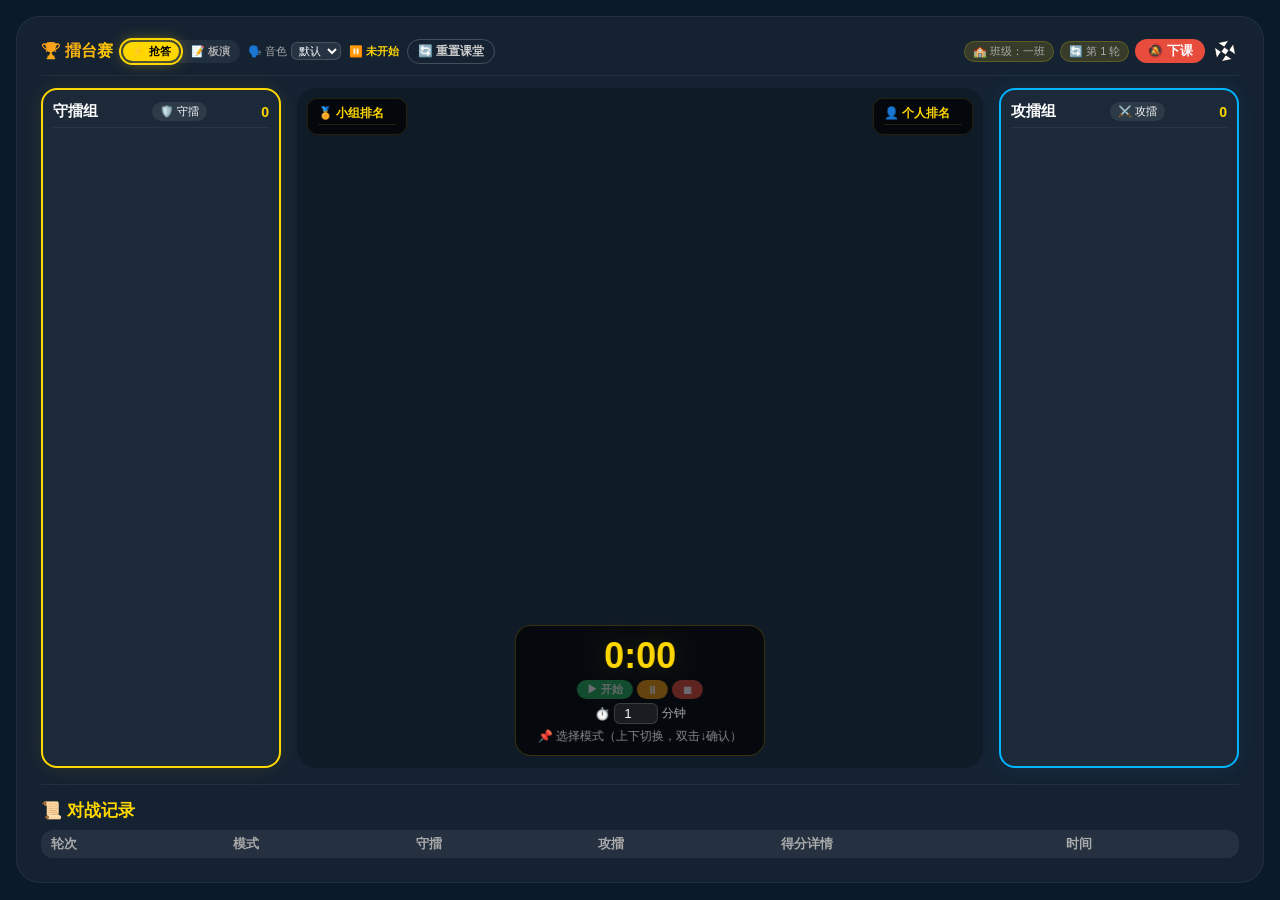
<file: classroom-competition.html>
<!-- 班级管理系统 | Copyright (c) 2026 黄迁胜 | 根据 MIT 许可证授权 -->
<!DOCTYPE html>
<html lang="zh-CN">
<head>
    <meta charset="UTF-8">
    <meta name="viewport" content="width=device-width, initial-scale=1.0, user-scalable=no">
    <link rel="icon" type="image/svg+xml" href="logo.svg">
    <title>⚔️ 擂台赛</title>
    <style>
        * { margin: 0; padding: 0; box-sizing: border-box; -webkit-tap-highlight-color: transparent; user-select: none; }
        body { font-family: 'Microsoft YaHei', sans-serif; background: #0b1a2a; color: #fff; padding: 16px; min-height: 100vh; display: flex; justify-content: center; align-items: flex-start; }
        .app { max-width: 1400px; width: 100%; background: rgba(255,255,255,0.04); border-radius: 24px; padding: 20px 24px 24px; border: 1px solid rgba(255,255,255,0.06); }

        .header { display: flex; flex-wrap: wrap; align-items: center; gap: 10px 14px; margin-bottom: 12px; padding-bottom: 10px; border-bottom: 1px solid rgba(255,255,255,0.06); }
        .header h1 { font-size: 24px; font-weight: 700; background: linear-gradient(135deg, #f7971e, #ffd200); -webkit-background-clip: text; -webkit-text-fill-color: transparent; white-space: nowrap; }
        .header .info { display: flex; gap: 8px; font-size: 13px; color: #aaa; align-items: center; flex-wrap: wrap; margin-left: auto; }
        .header .info .badge { background: rgba(255,215,0,0.15); padding: 3px 12px; border-radius: 30px; border: 1px solid rgba(255,215,0,0.2); font-size: 13px; }
        .back-link { color: #6c5ce7; text-decoration: none; font-weight: 500; display: inline-flex; align-items: center; }
        .back-link:hover { text-decoration: underline; }
        .back-link img { width: 36px; height: 36px; }

        .mode-group { display: flex; gap: 4px; background: rgba(255,255,255,0.06); border-radius: 30px; padding: 3px; }
        .mode-group button { padding: 4px 14px; border: none; border-radius: 30px; background: transparent; color: #aaa; font-weight: 600; font-size: 13px; cursor: pointer; transition: 0.2s; }
        .mode-group button.active { background: #ffd700; color: #000; }
        .mode-group button:hover:not(.active) { background: rgba(255,255,255,0.08); }

        .voice-selector { display: inline-flex; align-items: center; gap: 4px; font-size: 13px; color: #aaa; }
        .voice-selector select {
            background: rgba(255,255,255,0.08);
            border: 1px solid rgba(255,255,255,0.15);
            color: #fff;
            border-radius: 6px;
            padding: 2px 6px;
            font-size: 13px;
            max-width: 130px;
            outline: none;
        }
        .voice-selector select option { background: #1a2a3a; color: #fff; }
        .voice-selector select:focus { border-color: #ffd700; }

        .btn { padding: 5px 18px; border: none; border-radius: 30px; font-weight: 600; font-size: 14px; cursor: pointer; transition: 0.2s; }
        .btn-primary { background: #6c5ce7; color: #fff; }
        .btn-primary:hover { background: #5a4bd1; transform: scale(1.03); }
        .btn-success { background: #27ae60; color: #fff; }
        .btn-success:hover { background: #1e8449; }
        .btn-danger { background: #e74c3c; color: #fff; }
        .btn-danger:hover { background: #c0392b; }
        .btn-warning { background: #f39c12; color: #fff; }
        .btn-warning:hover { background: #d68910; }
        .btn-outline { background: transparent; border: 1px solid rgba(255,255,255,0.2); color: #ccc; }
        .btn-outline:hover { background: rgba(255,255,255,0.08); }
        .btn:disabled { opacity: 0.4; cursor: not-allowed; transform: none !important; }
        .class-status { font-size: 13px; color: #ffd700; font-weight: 600; white-space: nowrap; }

        .arena {
            display: flex;
            flex-direction: row;
            gap: 16px;
            height: calc(100vh - 220px);
            min-height: 520px;
            align-items: stretch;
        }

        .team-area {
            width: 240px;
            flex-shrink: 0;
            background: rgba(255,255,255,0.03);
            border-radius: 16px;
            padding: 12px 10px;
            border: 2px solid rgba(255,255,255,0.08);
            display: flex;
            flex-direction: column;
            overflow: hidden;
        }
        .team-area.defender-area { border-color: #ffd700; box-shadow: 0 0 20px rgba(255,215,0,0.1); }
        .team-area.challenger-area { border-color: #00b4ff; box-shadow: 0 0 20px rgba(0,180,255,0.1); }

        .team-header { display: flex; justify-content: space-between; align-items: center; margin-bottom: 8px; flex-shrink: 0; padding-bottom: 6px; border-bottom: 1px solid rgba(255,255,255,0.06); }
        .team-name { font-size: 15px; font-weight: 700; overflow: hidden; text-overflow: ellipsis; white-space: nowrap; max-width: 100px; }
        .team-role { font-size: 11px; padding: 2px 8px; border-radius: 30px; background: rgba(255,255,255,0.08); flex-shrink: 0; }
        .team-score { font-size: 14px; color: #ffd700; font-weight: 700; }

        .member-list {
            flex: 1;
            display: flex;
            flex-direction: column;
            gap: 6px;
            overflow-y: auto;
            padding: 2px 4px 2px 0;
            min-height: 0;
        }
        .member-list::-webkit-scrollbar { width: 3px; }
        .member-list::-webkit-scrollbar-track { background: transparent; }
        .member-list::-webkit-scrollbar-thumb { background: rgba(255,255,255,0.15); border-radius: 4px; }

        .member-btn {
            flex: 1 1 0;
            min-height: 0;
            background: rgba(255,255,255,0.06);
            border: 1px solid rgba(255,255,255,0.12);
            border-radius: 12px;
            padding: 4px 12px;
            font-size: 14px;
            color: #fff;
            cursor: pointer;
            transition: all 0.2s;
            display: flex;
            align-items: center;
            gap: 10px;
            width: 100%;
            text-align: left;
        }
        .member-btn:hover:not(:disabled) { background: rgba(255,255,255,0.16); transform: translateX(2px); border-color: #ffd700; }
        .member-btn .order-tag { width: 26px; height: 26px; border-radius: 50%; display: inline-flex; align-items: center; justify-content: center; font-size: 12px; font-weight: 700; border: 2px solid; flex-shrink: 0; }
        .member-btn .member-name { flex: 1; overflow: hidden; text-overflow: ellipsis; white-space: nowrap; }
        .member-btn .score-tag { font-size: 12px; color: #8ab4f8; margin-left: auto; font-weight: 600; }
        .member-btn.selected { border-color: #ffd700 !important; background: rgba(255,215,0,0.2); box-shadow: 0 0 12px rgba(255,215,0,0.3); }
        .member-btn:disabled { opacity: 0.4; cursor: not-allowed; transform: none; background: rgba(100,100,100,0.2); border-color: #555; }
        .member-btn.used { opacity: 0.3; filter: grayscale(1); cursor: not-allowed; }
        .member-btn.safe-negative { opacity: 0.3; filter: grayscale(1); cursor: not-allowed; border-color: #e74c3c; }

        .order-tag.color-1 { color: #ffffff; border-color: #ffffff; background: rgba(255,255,255,0.15); }
        .order-tag.color-2 { color: #E53935; border-color: #E53935; background: rgba(229,57,53,0.2); }
        .order-tag.color-3 { color: #FF9100; border-color: #FF9100; background: rgba(255,145,0,0.2); }
        .order-tag.color-4 { color: #FFEA00; border-color: #FFEA00; background: rgba(255,234,0,0.2); }
        .order-tag.color-5 { color: #00E676; border-color: #00E676; background: rgba(0,230,118,0.2); }
        .order-tag.color-6 { color: #2979FF; border-color: #2979FF; background: rgba(41,121,255,0.2); }
        .order-tag.color-7 { color: #00BCD4; border-color: #00BCD4; background: rgba(0,188,212,0.2); }
        .order-tag.color-8 { color: #8E24AA; border-color: #8E24AA; background: rgba(142,36,170,0.2); }
        .order-tag.color-9 { color: #000000; border-color: #000000; background: rgba(0,0,0,0.15); }

        .stage {
            flex: 1;
            min-width: 0;
            position: relative;
            background: rgba(0,0,0,0.2);
            border-radius: 20px;
            display: flex;
            flex-direction: column;
            align-items: center;
            justify-content: center;
            overflow: hidden;
            min-height: 300px;
        }
        .stage-content { position: absolute; top: 0; left: 0; width: 100%; height: 100%; display: flex; align-items: center; justify-content: center; pointer-events: none; flex-direction: column; padding-bottom: 70px; }
        .stage-content .avatar-row { display: flex; align-items: center; justify-content: center; gap: 30px; }
        .stage-content .avatar { font-size: 60px; line-height: 1; transition: all 0.5s ease; }
        .stage-content .avatar.big { font-size: 100px; }
        .stage-content .avatar.fly-in { animation: flyIn 0.6s ease-out forwards; }
        .stage-content .avatar.fly-out { animation: flyOut 0.6s ease-in forwards; }
        @keyframes flyIn { 0% { transform: translateX(-200px) scale(0.5); opacity: 0; } 100% { transform: translateX(0) scale(1); opacity: 1; } }
        @keyframes flyOut { 0% { transform: translateX(0) scale(1); opacity: 1; } 100% { transform: translateX(200px) scale(0.5); opacity: 0; } }
        .stage-content .avatar.bounce { animation: bounce 0.8s ease; }
        @keyframes bounce { 0% { transform: scale(1); } 30% { transform: scale(1.3); } 60% { transform: scale(0.9); } 100% { transform: scale(1); } }
        .stage-content .avatar-label { color: #ffd700; font-size: 18px; font-weight: 700; margin-top: 10px; text-shadow: 0 2px 12px rgba(0,0,0,0.8); }
        .stage-content .avatar-label.blue { color: #00b4ff; }

        .timer-center { position: absolute; bottom: 12px; left: 50%; transform: translateX(-50%); background: rgba(0,0,0,0.65); backdrop-filter: blur(8px); padding: 10px 22px; border-radius: 16px; border: 1px solid rgba(255,215,0,0.2); display: flex; flex-direction: column; align-items: center; gap: 4px; z-index: 10; }
        .countdown-display { font-size: 36px; font-weight: 900; color: #ffd700; text-shadow: 0 0 30px rgba(255,215,0,0.2); line-height: 1.1; }
        .timer-controls { display: flex; gap: 4px; flex-wrap: wrap; justify-content: center; }
        .timer-controls .btn { font-size: 11px; padding: 2px 10px; }
        .timer-setting { display: flex; align-items: center; gap: 4px; font-size: 12px; color: #aaa; }
        .timer-setting input { width: 44px; background: rgba(255,255,255,0.08); border: 1px solid rgba(255,255,255,0.15); border-radius: 6px; padding: 2px 4px; color: #fff; font-size: 13px; text-align: center; }
        .timer-setting input:focus { border-color: #ffd700; outline: none; }
        #statusText { font-size: 12px; color: #888; }

        .rank-float { position: absolute; top: 10px; z-index: 8; background: rgba(0,0,0,0.7); backdrop-filter: blur(8px); border-radius: 10px; padding: 6px 10px; max-height: 42%; overflow-y: auto; min-width: 100px; border: 1px solid rgba(255,215,0,0.12); }
        .rank-float::-webkit-scrollbar { width: 2px; }
        .rank-float::-webkit-scrollbar-track { background: transparent; }
        .rank-float::-webkit-scrollbar-thumb { background: #666; border-radius: 4px; }
        .rank-float-left { left: 10px; }
        .rank-float-right { right: 10px; }
        .rank-float .title { font-size: 12px; font-weight: 700; color: #ffd700; margin-bottom: 3px; border-bottom: 1px solid rgba(255,215,0,0.12); padding-bottom: 2px; }
        .rank-float .item { display: flex; justify-content: space-between; font-size: 11px; padding: 1px 0; color: #ccc; border-bottom: 1px solid rgba(255,255,255,0.03); }
        .rank-float .item .pos { color: #888; min-width: 18px; }
        .rank-float .item .name { flex: 1; margin-left: 3px; overflow: hidden; text-overflow: ellipsis; white-space: nowrap; }
        .rank-float .item .score { color: #ffd700; font-weight: 600; margin-left: 3px; }
        .rank-float .empty { color: #666; font-size: 11px; text-align: center; padding: 3px 0; }

        .history-section { margin-top: 16px; border-top: 1px solid rgba(255,255,255,0.06); padding-top: 14px; }
        .history-section h3 { font-size: 17px; margin-bottom: 8px; color: #ffd700; }
        .history-table-wrap { max-height: 220px; overflow-y: auto; border-radius: 12px; background: rgba(255,255,255,0.02); }
        .history-table-wrap table { width: 100%; border-collapse: collapse; font-size: 13px; }
        .history-table-wrap th { background: rgba(255,255,255,0.05); padding: 5px 10px; text-align: left; font-weight: 600; color: #aaa; position: sticky; top: 0; z-index: 2; }
        .history-table-wrap td { padding: 4px 10px; border-bottom: 1px solid rgba(255,255,255,0.04); }
        .history-table-wrap tr:hover td { background: rgba(255,255,255,0.04); }

        .honor-overlay { position: fixed; top: 0; left: 0; width: 100%; height: 100%; background: rgba(0,0,0,0.7); backdrop-filter: blur(6px); z-index: 9999; display: none; align-items: center; justify-content: center; pointer-events: none; opacity: 0; transition: opacity 0.4s; }
        .honor-overlay.show { display: flex; opacity: 1; pointer-events: auto; }
        .honor-box { background: rgba(10,20,35,0.95); border-radius: 32px; padding: 40px 60px; border: 3px solid #ffd700; text-align: center; max-width: 90%; box-shadow: 0 0 60px rgba(255,215,0,0.2); transform: scale(0.9); transition: transform 0.4s cubic-bezier(0.34,1.56,0.64,1); }
        .honor-overlay.show .honor-box { transform: scale(1); }
        .honor-box .emoji { font-size: 60px; display: block; margin-bottom: 4px; }
        .honor-box .msg { font-size: 28px; font-weight: 700; color: #ffd700; }
        .honor-box .sub { font-size: 16px; color: #ccc; margin-top: 4px; }
        .honor-box .slogan { font-size: 18px; color: #8ab4f8; margin-top: 6px; font-style: italic; }

        .modal-overlay { display: none; position: fixed; top: 0; left: 0; width: 100%; height: 100%; background: rgba(0,0,0,0.6); backdrop-filter: blur(4px); align-items: center; justify-content: center; z-index: 9998; }
        .modal-overlay.active { display: flex; }
        .modal-box { background: #1a2a3a; border-radius: 24px; padding: 28px 32px; max-width: 520px; width: 95%; border: 1px solid rgba(255,215,0,0.2); box-shadow: 0 20px 60px rgba(0,0,0,0.5); max-height: 90vh; overflow-y: auto; }
        .modal-box h2 { color: #ffd700; font-size: 22px; margin-bottom: 10px; text-align: center; }
        .modal-box .sub { color: #ccc; font-size: 15px; margin-bottom: 16px; text-align: center; }
        .score-row { display: flex; align-items: center; justify-content: space-between; padding: 6px 4px; border-bottom: 1px solid rgba(255,255,255,0.06); transition: background 0.2s; }
        .score-row.active-scoring { background: rgba(255,215,0,0.15); border-left: 4px solid #ffd700; }
        .score-row .info { flex: 1; }
        .score-row .info .name { font-size: 16px; font-weight: 600; color: #fff; }
        .score-row .info .group-tag { font-size: 12px; color: #888; margin-left: 6px; }
        .score-row .info .full { font-size: 13px; color: #aaa; }
        .score-row .current-score { font-size: 20px; font-weight: 700; color: #ffd700; min-width: 40px; text-align: center; }
        .score-row .adjust-btn { background: #3498db; color: #fff; border: none; border-radius: 30px; padding: 2px 14px; font-size: 14px; font-weight: 700; cursor: pointer; transition: 0.2s; }
        .score-row .adjust-btn:hover { background: #2980b9; transform: scale(1.05); }
        .score-row .adjust-btn:disabled { opacity: 0.3; cursor: not-allowed; transform: none; }
        .modal-actions { display: flex; gap: 12px; margin-top: 18px; justify-content: flex-end; }

        .key-highlight {
            outline: 2px solid #ffd700 !important;
            outline-offset: 2px;
            box-shadow: 0 0 16px rgba(255,215,0,0.5);
            transition: outline 0.1s, box-shadow 0.1s;
        }

        @media (pointer: coarse) {
            .btn, .member-btn, .toolbar-btn, .mode-group button, .nav-btn, .panel-close, .adjust-btn { min-height: 40px; min-width: 40px; padding: 6px 14px; }
            .member-btn { min-height: 0; }
            .btn { padding: 8px 22px; }
            .timer-controls .btn { min-height: 34px; min-width: 34px; padding: 4px 12px; }
        }

        @media (max-width: 900px) {
            .arena { flex-direction: column; height: auto; min-height: 0; }
            .team-area { width: 100%; max-height: 220px; }
            .team-area.defender-area { order: 1; }
            .stage { order: 2; min-height: 260px; }
            .team-area.challenger-area { order: 3; }
            .member-list { max-height: 140px; }
            .member-btn { flex: 0 0 auto; min-height: 40px; }
            .timer-center { padding: 6px 14px; }
            .countdown-display { font-size: 28px; }
            .rank-float { min-width: 90px; padding: 4px 8px; }
            .rank-float .item { font-size: 10px; }
            .stage-content { padding-bottom: 60px; }
            .stage-content .avatar { font-size: 50px; }
            .stage-content .avatar.big { font-size: 80px; }
            .header h1 { font-size: 20px; }
        }
        @media (max-width: 480px) {
            .app { padding: 12px; }
            .header h1 { font-size: 18px; }
            .member-btn { font-size: 11px; padding: 6px 8px; }
            .member-btn .order-tag { width: 18px; height: 18px; font-size: 10px; }
            .stage-content .avatar { font-size: 40px; }
            .stage-content .avatar.big { font-size: 60px; }
            .rank-float { min-width: 70px; padding: 3px 6px; }
            .rank-float .item { font-size: 9px; }
            .stage-content { padding-bottom: 50px; }
        }
/* ===== 顶部工具栏紧凑布局（适配教学一体机，强制一行） ===== */
.header {
    flex-wrap: nowrap;
    gap: 6px 10px;
    min-width: 0;
}
.header h1 {
    font-size: 18px;
    flex-shrink: 0;
}
.header .info {
    flex-wrap: nowrap;
    gap: 6px;
    min-width: 0;
}
.header .info .badge {
    padding: 2px 10px;
    font-size: 12px;
    white-space: nowrap;
    flex-shrink: 0;
}
.back-link { flex-shrink: 0; }
.back-link img { width: 32px; height: 32px; }
.mode-group { padding: 2px; flex-shrink: 0; }
.mode-group button { padding: 3px 10px; font-size: 12px; white-space: nowrap; }
.voice-selector { font-size: 12px; flex-shrink: 0; }
.voice-selector select { font-size: 12px; max-width: 110px; padding: 2px 4px; }
.class-status { font-size: 12px; flex-shrink: 0; }
.header .btn { padding: 4px 14px; font-size: 13px; white-space: nowrap; flex-shrink: 0; }

/* 中等宽度（如 1024×768、1280×800、1366×768）进一步压缩 */
@media (max-width: 1280px) {
    .header { gap: 4px 8px; }
    .header h1 { font-size: 16px; }
    .header .info .badge { padding: 2px 8px; font-size: 11px; }
    .mode-group button { padding: 2px 8px; font-size: 11px; }
    .voice-selector { font-size: 11px; }
    .voice-selector select { font-size: 11px; max-width: 90px; padding: 1px 3px; }
    .class-status { font-size: 11px; }
    .header .btn { padding: 3px 10px; font-size: 12px; }
    .back-link img { width: 28px; height: 28px; }
}

/* 更窄屏幕（4:3 一体机或 1024 宽）继续压缩 */
@media (max-width: 1024px) {
    .header { gap: 3px 6px; }
    .header h1 { font-size: 14px; }
    .header .info .badge { padding: 1px 6px; font-size: 10px; }
    .mode-group button { padding: 2px 6px; font-size: 10px; }
    .voice-selector { font-size: 10px; }
    .voice-selector select { font-size: 10px; max-width: 80px; padding: 1px 2px; }
    .class-status { font-size: 10px; }
    .header .btn { padding: 2px 8px; font-size: 11px; }
    .back-link img { width: 24px; height: 24px; }
}
    </style>
</head>
<body>
<div class="app">
    <div class="header">
        <h1>🏆 擂台赛</h1>

        <div class="mode-group">
            <button class="active" data-mode="quiz">⚡ 抢答</button>
            <button data-mode="board">📝 板演</button>
        </div>

        <div class="voice-selector">
            🗣️ 音色
            <select id="voiceSelect"><option value="">默认</option></select>
        </div>

        <span class="class-status" id="classStatus">⏸️ 未开始</span>

        <button class="btn btn-outline" id="resetBtn">🔄 重置课堂</button>

        <div class="info">
            <span class="badge" id="classBadge">🏫 班级：加载中</span>
            <span class="badge" id="roundBadge">🔄 第 1 轮</span>
            <button class="btn btn-danger" id="classBtn" style="padding:3px 12px;font-size:13px;">🔕 下课</button>
            <a href="home.html" class="back-link">
                <img src="logo.svg" alt="logo">
            </a>
        </div>
    </div>

    <div class="arena">
        <div class="team-area defender-area" id="defenderArea">
            <div class="team-header">
                <span class="team-name" id="defenderName">守擂组</span>
                <span class="team-role">🛡️ 守擂</span>
                <span class="team-score" id="defenderScore">0</span>
            </div>
            <div class="member-list" id="defenderList"></div>
        </div>

        <div class="stage" id="stage">
            <div class="rank-float rank-float-left" id="rankLeft">
                <div class="title">🏅 小组排名</div>
                <div id="groupRankList"></div>
            </div>
            <div class="rank-float rank-float-right" id="rankRight">
                <div class="title">👤 个人排名</div>
                <div id="personRankList"></div>
            </div>
            <div class="stage-content" id="stageContent"></div>
            <div class="timer-center" id="timerCenter">
                <div class="countdown-display" id="countdownDisplay">0:00</div>
                <div class="timer-controls">
                    <button class="btn btn-success" id="startBtn" disabled>▶ 开始</button>
                    <button class="btn btn-warning" id="pauseBtn" disabled>⏸</button>
                    <button class="btn btn-danger" id="stopBtn" disabled>⏹</button>
                </div>
                <div class="timer-setting">
                    <span>⏱️</span>
                    <input type="number" id="minutesInput" value="1" min="0.5" step="0.5" />
                    <span>分钟</span>
                </div>
                <span id="statusText">⏳ 就绪</span>
            </div>
        </div>

        <div class="team-area challenger-area" id="challengerArea">
            <div class="team-header">
                <span class="team-name" id="challengerName">攻擂组</span>
                <span class="team-role">⚔️ 攻擂</span>
                <span class="team-score" id="challengerScore">0</span>
            </div>
            <div class="member-list" id="challengerList"></div>
        </div>
    </div>

    <div class="history-section">
        <h3>📜 对战记录</h3>
        <div class="history-table-wrap" id="historyWrap">
            <table><thead><tr><th>轮次</th><th>模式</th><th>守擂</th><th>攻擂</th><th>得分详情</th><th>时间</th></tr></thead><tbody id="historyBody"></tbody></table>
        </div>
    </div>
</div>

<div class="honor-overlay" id="honorOverlay">
    <div class="honor-box">
        <span class="emoji" id="honorEmoji">🎉</span>
        <div class="msg" id="honorMsg">太棒了！</div>
        <div class="sub" id="honorSub">继续加油！</div>
        <div class="slogan" id="honorSlogan">💬 "我的口号"</div>
    </div>
</div>

<div class="modal-overlay" id="scoreModal">
    <div class="modal-box">
        <h2>📝 评分</h2>
        <div class="sub" id="scoreSub">调整每位学生的得分</div>
        <div id="scoreRows"></div>
        <div class="modal-actions">
            <button class="btn btn-danger" id="scoreCancelBtn">取消</button>
            <button class="btn btn-success" id="scoreConfirmBtn">✅ 确认得分</button>
        </div>
    </div>
</div>

<script src="dataManager.js"></script>
<script>
    // 班级管理系统 | Copyright (c) 2026 黄迁胜 | 根据 MIT 许可证授权
    (function() {
        'use strict';

        const params = new URLSearchParams(window.location.search);
        const CURRENT_CLASS = params.get('classId') || params.get('class') || localStorage.getItem('currentClassId') || '一班';
        document.getElementById('classBadge').textContent = '🏫 班级：' + CURRENT_CLASS;

        const STORAGE_KEY = 'arenaClassroom_' + CURRENT_CLASS;
        let students = [];
        let groups = [];
        let groupSloganMap = {};

        let state = {
            mode: 'quiz',
            round: 1,
            defender: '',
            challenger: '',
            challengerQueue: [],
            eliminatedGroups: [],
            isClassOn: false,
            isTimerRunning: false,
            isPaused: false,
            remainingSeconds: 0,
            groupScores: {},
            personScores: {},
            selectedStudents: [],
            history: [],
            classStartSpeech: '欢迎来到数学课堂！',
            used: {},
        };

        let timerInterval = null;
        let lastPlayedSecond = -1;
        let tempScores = {};

        let speechQueue = [];
        let isSpeaking = false;

        function getSelectedVoice() {
            const select = document.getElementById('voiceSelect');
            if (!select || !select.value) return null;
            const voices = window.speechSynthesis.getVoices();
            return voices.find(v => v.name === select.value) || null;
        }

        function speakQueued(text, callback) {
            if (!text || text.trim() === '') {
                if (callback) callback();
                return;
            }
            speechQueue.push({ text: text.trim(), callback: callback });
            processSpeechQueue();
        }

        function processSpeechQueue() {
            if (isSpeaking || speechQueue.length === 0) return;
            isSpeaking = true;
            const item = speechQueue.shift();
            if (!('speechSynthesis' in window)) {
                isSpeaking = false;
                if (item.callback) item.callback();
                processSpeechQueue();
                return;
            }
            try {
                const utterance = new SpeechSynthesisUtterance(item.text);
                utterance.lang = 'zh-CN';
                utterance.rate = 0.9;
                utterance.pitch = 1.0;
                utterance.volume = 1.0;
                const selectedVoice = getSelectedVoice();
                if (selectedVoice) utterance.voice = selectedVoice;
                utterance.onend = function() {
                    isSpeaking = false;
                    if (item.callback) item.callback();
                    processSpeechQueue();
                };
                utterance.onerror = function() {
                    isSpeaking = false;
                    if (item.callback) item.callback();
                    processSpeechQueue();
                };
                window.speechSynthesis.cancel();
                window.speechSynthesis.speak(utterance);
            } catch(e) {
                isSpeaking = false;
                if (item.callback) item.callback();
                processSpeechQueue();
            }
        }

        function speakNow(text) {
            speechQueue = [];
            isSpeaking = false;
            if (!('speechSynthesis' in window)) return;
            try {
                window.speechSynthesis.cancel();
                const utterance = new SpeechSynthesisUtterance(text);
                utterance.lang = 'zh-CN';
                utterance.rate = 0.9;
                utterance.pitch = 1.0;
                utterance.volume = 1.0;
                const selectedVoice = getSelectedVoice();
                if (selectedVoice) utterance.voice = selectedVoice;
                window.speechSynthesis.speak(utterance);
            } catch(e) {}
        }

        const HONOR_MESSAGES = [
            { emoji: '🔥', msg: '表现精彩，火力全开！', sub: '继续保持！' },
            { emoji: '💪', msg: '敢于挑战，就是英雄！', sub: '超越自我！' },
            { emoji: '🌟', msg: '你闪耀了全场！', sub: '再接再厉！' },
            { emoji: '🎯', msg: '精准出击，目标明确！', sub: '继续精准！' },
            { emoji: '🏅', msg: '勇敢参与，值得嘉奖！', sub: '每一次尝试都是进步！' },
            { emoji: '🚀', msg: '快速反应，潜力无限！', sub: '加速冲刺！' },
            { emoji: '🌈', msg: '你的表现让课堂更精彩！', sub: '继续发光！' },
            { emoji: '🎈', msg: '大胆举手，你就是主角！', sub: '坚持就是胜利！' },
        ];

        function getRandomHonor() { return HONOR_MESSAGES[Math.floor(Math.random() * HONOR_MESSAGES.length)]; }
        function formatTime(sec) { const m = Math.floor(sec / 60); const s = Math.floor(sec % 60); return m + ':' + (s < 10 ? '0' : '') + s; }

        function playDing() {
            try {
                const ctx = new (window.AudioContext || window.webkitAudioContext)();
                const osc = ctx.createOscillator();
                const gain = ctx.createGain();
                osc.type = 'sine';
                osc.frequency.value = 1200;
                gain.gain.setValueAtTime(0.3, ctx.currentTime);
                gain.gain.exponentialRampToValueAtTime(0.001, ctx.currentTime + 0.15);
                osc.connect(gain);
                gain.connect(ctx.destination);
                osc.start();
                osc.stop(ctx.currentTime + 0.15);
            } catch(e) {}
        }

        // ★ 新版 showHonor：接受对象，可展示"组名胜利 + 名字 + 宠物 + 口号"
        function showHonor(info) {
            if (typeof info === 'string') info = { studentName: info };
            const overlay = document.getElementById('honorOverlay');
            const honor = getRandomHonor();

            const emoji = info.emoji || honor.emoji;
            const msg = info.msg || honor.msg;
            const studentName = info.studentName || '';
            const animal = info.animal || '';
            const slogan = info.slogan || '';

            let subText = '';
            if (studentName) {
                subText = studentName;
                if (animal) subText += '  ' + animal;
            }

            document.getElementById('honorEmoji').textContent = emoji;
            document.getElementById('honorMsg').textContent = msg;
            document.getElementById('honorSub').textContent = subText;
            document.getElementById('honorSlogan').textContent = slogan ? `💬 "${slogan}"` : '';
            overlay.classList.add('show');
            clearTimeout(overlay._timeout);
            overlay._timeout = setTimeout(() => overlay.classList.remove('show'), 2800);
        }

        function showFloatToast(text) {
            const toast = document.createElement('div');
            toast.textContent = text;
            toast.style.cssText = 'position:fixed;bottom:80px;left:50%;transform:translateX(-50%);background:rgba(0,0,0,0.8);color:#ffd700;padding:8px 24px;border-radius:30px;font-size:16px;z-index:9999;border:1px solid #ffd700;';
            document.body.appendChild(toast);
            setTimeout(() => toast.remove(), 2000);
        }

        function loadState() {
            try {
                const raw = localStorage.getItem(STORAGE_KEY);
                if (raw) {
                    const saved = JSON.parse(raw);
                    state.mode = saved.mode || 'quiz';
                    state.round = saved.round || 1;
                    state.defender = saved.defender || '';
                    state.challenger = saved.challenger || '';
                    state.challengerQueue = saved.challengerQueue || [];
                    state.eliminatedGroups = saved.eliminatedGroups || [];
                    state.history = saved.history || [];
                    state.classStartSpeech = '欢迎来到数学课堂！';
                    state.used = saved.used || {};
                    // ★ 修复：读取保存的本节课加分
                    state.personScores = saved.personScores || {}; 
                    
                    state.groupScores = {};
                    state.selectedStudents = [];
                    state.isClassOn = false;
                    state.isTimerRunning = false;
                    state.isPaused = false;
                    state.remainingSeconds = 0;
                    groups.forEach(g => { if (!(g in state.groupScores)) state.groupScores[g] = 0; });
                    return true;
                }
            } catch(e) {}
            return false;
        }

        function saveState() {
            try {
                const data = {
                    mode: state.mode,
                    round: state.round,
                    defender: state.defender,
                    challenger: state.challenger,
                    challengerQueue: state.challengerQueue,
                    eliminatedGroups: state.eliminatedGroups,
                    history: state.history,
                    classStartSpeech: state.classStartSpeech,
                    used: state.used,
                    // ★ 修复：把本节课加分实时保存到本地，刷新不丢失
                    personScores: state.personScores 
                };
                localStorage.setItem(STORAGE_KEY, JSON.stringify(data));
            } catch(e) { console.warn('保存课堂状态失败', e); }
        }

        function loadStudentsData() {
            const data = DataManager.loadClassData(CURRENT_CLASS);
            if (!data || !data.students || data.students.length === 0) {
                alert('❌ 未找到学生数据，请先在座次表导入学生。');
                return false;
            }
            students = data.students;
            students.forEach(s => {
                if (!s.cats || s.cats.length !== 10) s.cats = [0,0,0,0,0,0,0,0,0,0];
                if (s.seatOrder === undefined) s.seatOrder = 0;
                if (s.groupName === undefined) s.groupName = '未分组';
                if (s.slogan === undefined) s.slogan = '加油！';
                if (typeof s.cats[3] !== 'number') s.cats[3] = 0;
                s.safeNegative = s.cats[0] < 0;
            });
            const groupSet = new Set();
            students.forEach(s => {
                if (s.groupName && s.groupName !== '未分组') groupSet.add(s.groupName);
            });
            groups = Array.from(groupSet).sort((a,b) => a.localeCompare(b, 'zh-CN'));
            if (groups.length < 2) {
                alert('⚠️ 至少需要两个小组才能进行擂台赛。请先在座次表创建小组。');
                return false;
            }
            groupSloganMap = DataManager.loadGroupSloganMap(CURRENT_CLASS) || {};
            DataManager.saveClassData(data, CURRENT_CLASS);
            return true;
        }

        function resetChallengerQueue() {
            const available = groups.filter(g => g !== state.defender && !state.eliminatedGroups.includes(g));
            state.challengerQueue = available;
            if (state.challengerQueue.length === 0) {
                state.eliminatedGroups = [];
                state.challengerQueue = groups.filter(g => g !== state.defender);
            }
        }

        function getNextChallenger() {
            if (state.challengerQueue.length === 0) resetChallengerQueue();
            let next = state.challengerQueue[0];
            while (next === state.defender || state.eliminatedGroups.includes(next)) {
                state.challengerQueue = state.challengerQueue.filter(g => g !== next && !state.eliminatedGroups.includes(g));
                if (state.challengerQueue.length === 0) resetChallengerQueue();
                next = state.challengerQueue[0];
            }
            return next;
        }

        function initClassroom() {
            if (!loadStudentsData()) return;
            const hasSaved = loadState();
            if (!hasSaved) {
                state.defender = groups[0];
                state.eliminatedGroups = [];
                state.challengerQueue = groups.filter(g => g !== state.defender);
                state.challenger = state.challengerQueue[0] || groups[1];
                state.round = 1;
                state.history = [];
                state.used = {};
                students.forEach(s => state.used[s.id] = false);
                saveState();
            } else {
                if (!groups.includes(state.defender)) state.defender = groups[0];
                if (!groups.includes(state.challenger)) state.challenger = groups[1];
                
                // ★ 修复核心：只要当前攻擂组合法，就不要无端把他顺延掉！
                if (state.challenger === state.defender || state.eliminatedGroups.includes(state.challenger)) {
                    state.challenger = getNextChallenger();
                }

                // 重建挑战队列，确保队列里排除了当前的守擂组和攻擂组
                resetChallengerQueue();
                state.challengerQueue = state.challengerQueue.filter(g => g !== state.challenger);
                if (state.challengerQueue.length === 0) {
                    state.eliminatedGroups = state.eliminatedGroups.filter(g => g === state.defender);
                    resetChallengerQueue();
                    state.challengerQueue = state.challengerQueue.filter(g => g !== state.challenger);
                }

                students.forEach(s => { if (state.used[s.id] === undefined) state.used[s.id] = false; });
                state.groupScores = {};
                groups.forEach(g => state.groupScores[g] = 0);
                state.selectedStudents = [];
                state.isClassOn = false;
                state.isTimerRunning = false;
                state.remainingSeconds = 0;
                
                // 确保没有丢失的分数被初始化
                students.forEach(s => {
                    if (state.personScores[s.id] === undefined) {
                        state.personScores[s.id] = 0;
                    }
                });
            }
            document.getElementById('roundBadge').textContent = '🔄 第 ' + state.round + ' 轮';
            updateClassStatus();
            renderAll();
        }

        function populateVoices() {
            const select = document.getElementById('voiceSelect');
            if (!select) return;
            const voices = window.speechSynthesis.getVoices();
            const zhVoices = voices.filter(v => v.lang.startsWith('zh'));
            const otherVoices = voices.filter(v => !v.lang.startsWith('zh'));
            const sorted = [...zhVoices, ...otherVoices];
            select.innerHTML = '<option value="">默认</option>';
            sorted.forEach(v => {
                const opt = document.createElement('option');
                opt.value = v.name;
                opt.textContent = `${v.name} (${v.lang})`;
                select.appendChild(opt);
            });
            try {
                const saved = localStorage.getItem('selectedVoice_' + CURRENT_CLASS);
                if (saved) select.value = saved;
            } catch(e) {}
        }

        function initVoices() {
            populateVoices();
            window.speechSynthesis.onvoiceschanged = function() {
                populateVoices();
            };
            document.getElementById('voiceSelect')?.addEventListener('change', function() {
                try {
                    localStorage.setItem('selectedVoice_' + CURRENT_CLASS, this.value);
                } catch(e) {}
            });
        }

        function renderAll() {
            renderArena();
            renderRanks();
            renderHistory();
            updateTimerUI();
            updateButtons();
            renderStage();
            updateKeyboardHighlight();
        }

        function renderArena() {
            const defenderMembers = getGroupMembers(state.defender);
            const challengerMembers = getGroupMembers(state.challenger);

            document.getElementById('defenderName').textContent = '🛡️ ' + state.defender;
            document.getElementById('challengerName').textContent = '⚔️ ' + state.challenger;
            document.getElementById('defenderScore').textContent = state.groupScores[state.defender] || 0;
            document.getElementById('challengerScore').textContent = state.groupScores[state.challenger] || 0;

            renderMemberList('defenderList', defenderMembers, state.defender);
            renderMemberList('challengerList', challengerMembers, state.challenger);
        }

        function getGroupMembers(groupName) {
            return students.filter(s => s.groupName === groupName && !s.onLeave);
        }

        function renderMemberList(containerId, members, groupName) {
            const container = document.getElementById(containerId);
            container.innerHTML = '';
            members.sort((a,b) => (a.seatOrder||0) - (b.seatOrder||0));
            members.forEach(s => {
                const btn = document.createElement('button');
                btn.className = 'member-btn';
                btn.dataset.studentId = s.id;
                btn.dataset.studentName = s.name;
                btn.dataset.groupName = groupName;
                const score = state.personScores[s.id] || 0;
                const isUsed = state.used[s.id] || false;
                const isSafeNegative = s.cats[0] < 0;
                btn.innerHTML = `
                    <span class="order-tag color-${s.seatOrder || 1}">${s.seatOrder || '?'}</span>
                    <span class="member-name">${s.name}</span>
                    <span class="score-tag">${score.toFixed(1)}</span>
                `;
                if (state.selectedStudents.some(st => st.id === s.id)) btn.classList.add('selected');
                const disabled = isUsed || isSafeNegative || state.isTimerRunning || !state.isClassOn;
                btn.disabled = disabled;
                if (isUsed) btn.classList.add('used');
                if (isSafeNegative) btn.classList.add('safe-negative');
                if (!disabled) {
                    btn.addEventListener('click', function() { onStudentSelect(this); });
                }
                btn.addEventListener('dblclick', function(e) {
                    e.stopPropagation();
                    const sid = parseInt(this.dataset.studentId);
                    const student = students.find(st => st.id === sid);
                    if (!student) return;
                    const newSlogan = prompt('请输入该学生的自定义感言（获胜时播报）：', student.slogan || '加油！');
                    if (newSlogan !== null && newSlogan.trim() !== '') {
                        student.slogan = newSlogan.trim();
                        const classData = DataManager.loadClassData(CURRENT_CLASS);
                        if (classData) {
                            const target = classData.students.find(d => d.id === sid);
                            if (target) target.slogan = student.slogan;
                            DataManager.saveClassData(classData, CURRENT_CLASS);
                        }
                        showFloatToast('✅ 感言已更新：' + student.slogan);
                    }
                });
                container.appendChild(btn);
            });
        }

        function onStudentSelect(btn) {
            if (!state.isClassOn) { alert('⏸️ 课堂未开始，请先点击“上课”'); return; }
            if (state.isTimerRunning) { alert('⏳ 倒计时进行中，不能选择'); return; }
            const id = parseInt(btn.dataset.studentId);
            const name = btn.dataset.studentName;
            const group = btn.dataset.groupName;
            if (state.used[id] || students.find(s=>s.id===id)?.cats[0] < 0) return;

            const selected = state.selectedStudents;
            if (state.mode === 'quiz') {
                if (selected.length === 1 && selected[0].id === id) {
                    state.selectedStudents = [];
                } else {
                    state.selectedStudents = [{ id, name, group }];
                }
            } else {
                const idx = selected.findIndex(s => s.id === id);
                if (idx !== -1) {
                    selected.splice(idx, 1);
                } else {
                    const sameGroup = selected.find(s => s.group === group);
                    if (sameGroup) {
                        const idx2 = selected.indexOf(sameGroup);
                        selected.splice(idx2, 1);
                    }
                    selected.push({ id, name, group });
                    if (selected.length > 2) selected.shift();
                }
                state.selectedStudents = selected;
            }
            saveState();
            renderAll();
            updateButtons();

            if (state.mode === 'board' && state.selectedStudents.length === 1) {
                const selectedGroup = state.selectedStudents[0].group;
                const otherGroup = (selectedGroup === state.defender) ? state.challenger : state.defender;
                const allBtns = document.querySelectorAll('.member-btn:not(.disabled):not(.used):not(.safe-negative)');
                let targetBtn = null;
                for (let btn of allBtns) {
                    if (btn.dataset.groupName === otherGroup) {
                        targetBtn = btn;
                        break;
                    }
                }
                if (targetBtn) {
                    const btns = Array.from(allBtns);
                    const idx = btns.indexOf(targetBtn);
                    if (idx !== -1) {
                        selectedOptionIndex = idx;
                        updateStepOptions();
                        highlightOption();
                    }
                } else {
                    updateStepOptions();
                    highlightOption();
                }
            }

            const need = state.mode === 'quiz' ? 1 : 2;
            if (state.selectedStudents.length >= need && currentStep === STEP_STUDENT) {
                currentStep = STEP_TIME;
                updateStepOptions();
                highlightOption();
                document.getElementById('statusText').textContent = '⏱️ 设定时间（上减0.5，下加0.5，双击↓开始）';
            } else if (currentStep === STEP_STUDENT) {
                updateStepOptions();
            }
        }

        function renderStage() {
            const stage = document.getElementById('stageContent');
            stage.innerHTML = '';
            const selected = state.selectedStudents;
            if (state.mode === 'quiz' && selected.length === 1) {
                const s = selected[0];
                const student = students.find(st => st.id === s.id);
                if (student) {
                    const div = document.createElement('div');
                    div.className = 'avatar big';
                    div.textContent = student.animal || '🐱';
                    div.style.fontSize = '100px';
                    stage.appendChild(div);
                    const label = document.createElement('div');
                    label.className = 'avatar-label';
                    label.textContent = student.name;
                    stage.appendChild(label);
                }
            } else if (state.mode === 'board' && selected.length === 2) {
                const s1 = selected[0];
                const s2 = selected[1];
                const st1 = students.find(st => st.id === s1.id);
                const st2 = students.find(st => st.id === s2.id);
                if (st1 && st2) {
                    const row = document.createElement('div');
                    row.className = 'avatar-row';
                    const div1 = document.createElement('div');
                    div1.className = 'avatar fly-in';
                    div1.textContent = st1.animal || '🐱';
                    div1.style.fontSize = '60px';
                    const div2 = document.createElement('div');
                    div2.className = 'avatar fly-in';
                    div2.textContent = st2.animal || '🐱';
                    div2.style.fontSize = '60px';
                    row.appendChild(div1);
                    row.appendChild(div2);
                    stage.appendChild(row);
                    const labelRow = document.createElement('div');
                    labelRow.style.display = 'flex';
                    labelRow.style.gap = '40px';
                    labelRow.style.marginTop = '8px';
                    const l1 = document.createElement('span');
                    l1.textContent = st1.name;
                    l1.style.color = '#ffd700';
                    l1.style.fontWeight = '700';
                    l1.style.fontSize = '18px';
                    l1.style.textShadow = '0 2px 12px rgba(0,0,0,0.8)';
                    const l2 = document.createElement('span');
                    l2.textContent = st2.name;
                    l2.style.color = '#00b4ff';
                    l2.style.fontWeight = '700';
                    l2.style.fontSize = '18px';
                    l2.style.textShadow = '0 2px 12px rgba(0,0,0,0.8)';
                    labelRow.appendChild(l1);
                    labelRow.appendChild(l2);
                    stage.appendChild(labelRow);
                    setTimeout(() => {
                        div1.classList.add('bounce');
                        div2.classList.add('bounce');
                    }, 400);
                }
            } else {
                const div = document.createElement('div');
                div.textContent = '👆 点击两侧成员选择';
                div.style.cssText = 'color:#888;font-size:18px;text-shadow:0 2px 8px rgba(0,0,0,0.8);';
                stage.appendChild(div);
            }
        }

        function startTimer() {
            if (state.selectedStudents.length === 0) {
                alert('请先选择学生（抢答模式选1人，板演模式选2人）');
                return;
            }
            if (state.mode === 'board' && state.selectedStudents.length < 2) {
                alert('板演模式需要选择守擂和攻擂各一名学生');
                return;
            }
            const minutes = parseFloat(document.getElementById('minutesInput').value) || 1;
            if (minutes <= 0) { alert('请设置有效分钟数'); return; }
            state.remainingSeconds = minutes * 60;
            state.isTimerRunning = true;
            state.isPaused = false;
            lastPlayedSecond = -1;
            updateTimerUI();
            document.getElementById('startBtn').disabled = true;
            document.getElementById('pauseBtn').disabled = false;
            document.getElementById('stopBtn').disabled = false;
            document.getElementById('statusText').textContent = '⏳ 倒计时中...';
            if (currentStep !== STEP_TIMER) {
                currentStep = STEP_TIMER;
                updateStepOptions();
                highlightOption();
            }

            if (timerInterval) clearInterval(timerInterval);
            timerInterval = setInterval(() => {
                if (!state.isPaused) {
                    state.remainingSeconds -= 0.1;
                    const secRemain = state.remainingSeconds;
                    const secInt = Math.ceil(secRemain);

                    if (secInt !== lastPlayedSecond && secInt > 0 && secInt <= 3) {
                        lastPlayedSecond = secInt;
                        speakQueued(secInt.toString());
                    }
                    if (secInt !== lastPlayedSecond && secInt % 60 === 0 && secInt > 3) {
                        playDing();
                        lastPlayedSecond = secInt;
                    }

                    if (state.remainingSeconds <= 0) {
                        state.remainingSeconds = 0;
                        clearInterval(timerInterval);
                        timerInterval = null;
                        state.isTimerRunning = false;
                        document.getElementById('statusText').textContent = '⏰ 时间到！';
                        showScoreModal();
                    }
                    updateTimerUI();
                }
            }, 100);
            renderAll();
            updateButtons();
        }

        function pauseTimer() {
            if (!state.isTimerRunning) return;
            state.isPaused = !state.isPaused;
            document.getElementById('pauseBtn').textContent = state.isPaused ? '▶️' : '⏸';
            document.getElementById('statusText').textContent = state.isPaused ? '⏸️ 已暂停' : '⏳ 继续中...';
        }

        function stopTimer() {
            if (state.isTimerRunning) {
                if (timerInterval) { clearInterval(timerInterval); timerInterval = null; }
                state.isTimerRunning = false;
                state.isPaused = false;
                state.remainingSeconds = 0;
                document.getElementById('statusText').textContent = '⏹ 已终止';
                if (state.selectedStudents.length > 0) showScoreModal();
                else { updateButtons(); renderAll(); }
            } else {
                state.remainingSeconds = 0;
                updateTimerUI();
                document.getElementById('statusText').textContent = '⏹ 已终止';
                updateButtons();
                renderAll();
            }
        }

        function updateTimerUI() {
            document.getElementById('countdownDisplay').textContent = formatTime(state.remainingSeconds);
        }

        let scoringFocusIndex = 0;

        // ★★★ 核心修改区：评分弹窗逻辑 ★★★
        function showScoreModal() {
            const modal = document.getElementById('scoreModal');
            const rowsContainer = document.getElementById('scoreRows');
            rowsContainer.innerHTML = '';
            const selected = state.selectedStudents;
            if (selected.length === 0) { alert('没有学生需要评分'); return; }

            tempScores = {};
            const isQuiz = state.mode === 'quiz';
            
            // 保留原本的默认逻辑：抢答默认0，板演默认排号
            selected.forEach(s => {
                const student = students.find(st => st.id === s.id);
                const full = student ? student.seatOrder || 0 : 0;
                tempScores[s.id] = isQuiz ? 0 : full;
            });

            document.getElementById('scoreSub').textContent = isQuiz ?
                '抢答模式：默认 0 分，点击 + 可无限加分，点击 − 最低扣至 0' :
                '板演模式：默认排号分，点击 + 可突破排号继续加分，点击 − 最低扣至 0';

            selected.forEach(s => {
                const student = students.find(st => st.id === s.id);
                const full = student ? student.seatOrder || 0 : 0;
                const row = document.createElement('div');
                row.className = 'score-row';
                row.dataset.studentId = s.id;
                const current = tempScores[s.id];
                
                // 同时渲染 + 和 - 按钮
                row.innerHTML = `
                    <div class="info">
                        <span class="name">${s.name} <span class="group-tag">${s.group}</span></span>
                        <div class="full">参考排号：${full}</div>
                    </div>
                    <div style="display:flex; align-items:center; gap:8px;">
                        <button class="adjust-btn" data-id="${s.id}" data-action="sub" style="background:#e74c3c; padding:2px 12px;">−</button>
                        <span class="current-score" id="scoreDisplay_${s.id}">${current.toFixed(1)}</span>
                        <button class="adjust-btn" data-id="${s.id}" data-action="add" style="background:#2ecc71; padding:2px 12px;">+</button>
                    </div>
                `;
                rowsContainer.appendChild(row);
                
                // 初始化时如果分数是0，禁用减号
                if (current <= 0) {
                    setTimeout(() => {
                        const subBtn = document.querySelector(`.adjust-btn[data-id="${s.id}"][data-action="sub"]`);
                        if (subBtn) subBtn.disabled = true;
                    }, 0);
                }
            });

            rowsContainer.querySelectorAll('.adjust-btn').forEach(btn => {
                btn.addEventListener('click', function() {
                    const id = parseInt(this.dataset.id);
                    const action = this.dataset.action;
                    let current = tempScores[id];
                    
                    if (action === 'add') {
                        // 无限加分
                        tempScores[id] += 1;
                        document.getElementById('scoreDisplay_' + id).textContent = tempScores[id].toFixed(1);
                        
                        // 只要加分了，确保减号恢复可用
                        const subBtn = document.querySelector(`.adjust-btn[data-id="${id}"][data-action="sub"]`);
                        if (subBtn) subBtn.disabled = false;
                    } else {
                        // 扣分，最低0分
                        if (current > 0) { 
                            tempScores[id] -= 1; 
                            document.getElementById('scoreDisplay_' + id).textContent = tempScores[id].toFixed(1); 
                            if (tempScores[id] <= 0) this.disabled = true; 
                        }
                    }
                });
            });

            scoringFocusIndex = 0;
            updateScoringHighlight();
            modal.classList.add('active');
            if (currentStep !== STEP_SCORE) {
                currentStep = STEP_SCORE;
                updateStepOptions();
                highlightOption();
            }
        }
        // ★★★ 核心修改区结束 ★★★

        function updateScoringHighlight() {
            const rows = document.querySelectorAll('#scoreModal .score-row');
            rows.forEach((row, i) => {
                row.classList.toggle('active-scoring', i === scoringFocusIndex);
            });
        }

        function closeScoreModal() { 
            document.getElementById('scoreModal').classList.remove('active');
            if (currentStep === STEP_SCORE) {
                currentStep = STEP_MODE;
                updateStepOptions();
                highlightOption();
                document.getElementById('statusText').textContent = '📌 选择模式（上下切换，双击↓确认）';
            }
        }

        function confirmScores() {
            const selected = state.selectedStudents;
            if (selected.length === 0) return;
            let details = [];
            let oldDefender = state.defender;
            let oldChallenger = state.challenger;

            let speechTexts = [];
            let winnerStudent = null;
            let maxScore = -1;

            let defenderDelta = 0, challengerDelta = 0;

            // ★ 只做数据累加，不再在这里弹窗
            selected.forEach(s => {
                const score = tempScores[s.id] || 0;
                state.personScores[s.id] = (state.personScores[s.id] || 0) + score;
                state.groupScores[s.group] = (state.groupScores[s.group] || 0) + score;
                state.used[s.id] = true;
                details.push(`${s.name} +${score}`);
                if (s.group === oldDefender) defenderDelta += score;
                else if (s.group === oldChallenger) challengerDelta += score;

                if (score > maxScore) {
                    maxScore = score;
                    winnerStudent = s;
                }
            });

            let winnerGroup = '';
            if (defenderDelta > challengerDelta) winnerGroup = oldDefender;
            else if (challengerDelta > defenderDelta) winnerGroup = oldChallenger;
            else winnerGroup = '平局';

            if (winnerGroup === '平局') {
                if (defenderDelta === 0 && challengerDelta === 0) {
                    speechTexts.push('比分0:0，双方继续');
                } else {
                    if (!state.eliminatedGroups.includes(oldDefender)) state.eliminatedGroups.push(oldDefender);
                    if (!state.eliminatedGroups.includes(oldChallenger)) state.eliminatedGroups.push(oldChallenger);

                    const remaining = groups.filter(g => !state.eliminatedGroups.includes(g));

                    if (remaining.length >= 2) {
                        state.defender = remaining[0];
                        state.challengerQueue = remaining.slice(1);
                        state.challenger = state.challengerQueue.shift();
                    } else if (remaining.length === 1) {
                        state.defender = remaining[0];
                        state.eliminatedGroups = [];
                        const others = groups.filter(g => g !== state.defender);
                        state.challengerQueue = others.slice(1);
                        state.challenger = others[0];
                    } else {
                        state.eliminatedGroups = [];
                        state.defender = groups[0];
                        state.challengerQueue = groups.slice(2);
                        state.challenger = groups[1];
                    }
                    speechTexts.push('本轮平局，双方下场');
                }
            } else {
                let loser = (winnerGroup === oldDefender) ? oldChallenger : oldDefender;
                if (!state.eliminatedGroups.includes(loser)) state.eliminatedGroups.push(loser);
                state.challengerQueue = state.challengerQueue.filter(g => g !== oldChallenger);

                let newDefender = oldDefender;
                if (winnerGroup === oldChallenger) newDefender = oldChallenger;
                state.defender = newDefender;
                state.eliminatedGroups = state.eliminatedGroups.filter(g => g !== newDefender);

                resetChallengerQueue();
                let newChallenger = getNextChallenger();
                while (state.eliminatedGroups.includes(newChallenger) || newChallenger === state.defender) {
                    state.challengerQueue = state.challengerQueue.filter(g => g !== newChallenger);
                    newChallenger = getNextChallenger();
                }
                state.challenger = newChallenger;

                if (winnerStudent && maxScore > 0) {
                    const student = students.find(st => st.id === winnerStudent.id);
                    const slogan = student ? student.slogan || '' : '';
                    let winText = `${winnerStudent.group}获胜`;
                    if (slogan) {
                        winText += `，${slogan}`;
                    }
                    speechTexts.push(winText);
                } else {
                    const slogan = groupSloganMap[winnerGroup] || '';
                    let winText = `${winnerGroup}获胜`;
                    if (slogan) {
                        winText += `，${slogan}`;
                    }
                    speechTexts.push(winText);
                }
            }

            // ★★★ 只弹一次窗：展示胜利组 + 胜利者名字 + 宠物 + 口号 ★★★
            if (winnerGroup !== '平局') {
                // 从获胜组里挑得分最高的学生作为"胜利者"
                let winnerInGroup = null;
                let bestScore = -Infinity;
                selected.forEach(s => {
                    if (s.group === winnerGroup) {
                        const sc = tempScores[s.id] || 0;
                        if (sc > bestScore) {
                            bestScore = sc;
                            winnerInGroup = s;
                        }
                    }
                });

                let wName = '', wAnimal = '', wSlogan = '';
                if (winnerInGroup) {
                    const wStudent = students.find(st => st.id === winnerInGroup.id);
                    if (wStudent) {
                        wName = wStudent.name;
                        wAnimal = wStudent.animal || '🐱';
                        const rawSlogan = wStudent.slogan || '';
                        // 过滤掉默认的"加油！"之类空话，只有自定义口号才展示
                        if (rawSlogan && rawSlogan.trim() !== '' && rawSlogan.trim() !== '加油！') {
                            wSlogan = rawSlogan.trim();
                        }
                    }
                }

                setTimeout(() => {
                    showHonor({
                        emoji: '🏆',
                        msg: `${winnerGroup} 胜利！`,
                        studentName: wName,
                        animal: wAnimal,
                        slogan: wSlogan
                    });
                }, 300);
            }

            const record = {
                round: state.round,
                mode: state.mode === 'quiz' ? '抢答' : '板演',
                defender: oldDefender,
                challenger: oldChallenger,
                details: details.join('; '),
                winner: winnerGroup,
                timestamp: new Date().toLocaleString()
            };
            state.history.push(record);
            state.round += 1;
            state.selectedStudents = [];

            saveState();
            closeScoreModal();
            renderAll();
            updateButtons();
            document.getElementById('statusText').textContent = '✅ 评分完成';

            speechTexts.forEach((text, idx) => {
                setTimeout(() => {
                    speakQueued(text);
                }, idx * 1200);
            });

            currentStep = STEP_MODE;
            updateStepOptions();
            highlightOption();
            document.getElementById('statusText').textContent = '📌 选择模式（上下切换，双击↓确认）';
        }

        // ★★★ 核心修改区：同步数据到座次表 ★★★
        function syncScoresToSeat() {
            if (!state.personScores || Object.keys(state.personScores).length === 0) return;
            
            // 组装要同步的数据
            const scoresToSync = [];
            Object.keys(state.personScores).forEach(id => {
                const val = state.personScores[id];
                if (val !== 0) {
                    scoresToSync.push({ id: id, value: val });
                }
            });

            if (scoresToSync.length > 0) {
                // 调用数据总线的万能接口：同步到十维的第3项（学习），累加模式
                if (typeof DataManager.syncToSeat === 'function') {
                    const res = DataManager.syncToSeat(scoresToSync, 'cats', 3, 'add', CURRENT_CLASS);
                    if (res.success > 0) {
                        showFloatToast(`✅ 已将 ${res.success} 名学生的加分同步到“学习”项`);
                    }
                } else {
                    // 兜底逻辑（如果用户还没更新 dataManager.js）
                    const classData = DataManager.loadClassData(CURRENT_CLASS);
                    if (classData && classData.students) {
                        let count = 0;
                        scoresToSync.forEach(item => {
                            const target = classData.students.find(d => String(d.id) === String(item.id));
                            if (target) {
                                if (!target.cats) target.cats = [0,0,0,0,0,0,0,0,0,0];
                                target.cats[3] = (target.cats[3] || 0) + item.value;
                                count++;
                            }
                        });
                        if (count > 0) {
                            DataManager.saveClassData(classData, CURRENT_CLASS);
                            showFloatToast(`✅ 已将 ${count} 名学生的加分同步到“学习”项`);
                        }
                    }
                }
            }
        }
        // ★★★ 核心修改区结束 ★★★

        function getTopGroupAndStudent() {
            let topGroup = null, topGroupScore = -Infinity;
            groups.forEach(g => {
                const score = state.groupScores[g] || 0;
                if (score > topGroupScore) {
                    topGroupScore = score;
                    topGroup = g;
                }
            });
            if (topGroup === null && groups.length > 0) topGroup = groups[0];

            let topStudent = null, topStudentScore = -Infinity;
            students.forEach(s => {
                if (s.onLeave) return;
                const score = state.personScores[s.id] || 0;
                if (score > topStudentScore) {
                    topStudentScore = score;
                    topStudent = s;
                }
            });
            return { topGroup, topGroupScore, topStudent, topStudentScore };
        }

        function toggleClass() {
            if (!state.isClassOn) {
                state.groupScores = {};
                groups.forEach(g => state.groupScores[g] = 0);
                state.personScores = {};
                students.forEach(s => state.personScores[s.id] = 0);
                state.selectedStudents = [];
                students.forEach(s => state.used[s.id] = false);
                state.isClassOn = true;
                document.getElementById('classBtn').textContent = '🔕 下课';
                document.getElementById('classStatus').textContent = '🔔 上课中';
                speakQueued(state.classStartSpeech);
                document.getElementById('startBtn').disabled = false;
                saveState();
                renderAll();
                showFloatToast('🔔 课堂已开始');
                currentStep = STEP_MODE;
                updateStepOptions();
                highlightOption();
                document.getElementById('statusText').textContent = '📌 选择模式（上下切换，双击↓确认）';
            } else {
                if (state.isTimerRunning) stopTimer();
                const { topGroup, topGroupScore, topStudent, topStudentScore } = getTopGroupAndStudent();
                
                // 下课动作：触发同步
                syncScoresToSeat();

                state.groupScores = {};
                groups.forEach(g => state.groupScores[g] = 0);
                state.personScores = {};
                students.forEach(s => state.personScores[s.id] = 0);
                state.selectedStudents = [];
                state.history = [];
                state.used = {};
                students.forEach(s => state.used[s.id] = false);
                state.isClassOn = false;
                document.getElementById('classBtn').textContent = '🔔 上课';
                document.getElementById('classStatus').textContent = '⏸️ 已下课';
                document.getElementById('startBtn').disabled = true;

                if (topGroup && topGroupScore > 0) {
                    let speech = `本节课冠军小组是 ${topGroup}`;
                    if (topStudent && topStudentScore > 0) {
                        speech += `，冠军个人是 ${topStudent.name}`;
                    }
                    speakNow(speech);
                } else {
                    speakNow('本节课所有小组均为 0 分，同学们再见！');
                }

                saveState();
                renderAll();
                updateButtons();
                showFloatToast('🔕 课堂已结束');
                currentStep = STEP_MODE;
                updateStepOptions();
                highlightOption();
                document.getElementById('statusText').textContent = '📌 选择模式（上下切换，双击↓确认）';
            }
        }

        function updateButtons() {
            const startBtn = document.getElementById('startBtn');
            const pauseBtn = document.getElementById('pauseBtn');
            const stopBtn = document.getElementById('stopBtn');
            if (state.isClassOn) {
                if (!state.isTimerRunning) { startBtn.disabled = false; pauseBtn.disabled = true; stopBtn.disabled = true; }
                else { startBtn.disabled = true; pauseBtn.disabled = false; stopBtn.disabled = false; }
            } else {
                startBtn.disabled = true; pauseBtn.disabled = true; stopBtn.disabled = true;
            }
            document.getElementById('classStatus').textContent = state.isClassOn ? '🔔 上课中' : '⏸️ 未开始';
        }

        function updateClassStatus() {
            document.getElementById('classStatus').textContent = state.isClassOn ? '🔔 上课中' : '⏸️ 未开始';
            document.getElementById('classBtn').textContent = state.isClassOn ? '🔕 下课' : '🔔 上课';
        }

        function renderRanks() {
            const groupContainer = document.getElementById('groupRankList');
            const sortedGroups = groups.slice()
                .filter(g => (state.groupScores[g] || 0) > 0)
                .sort((a,b) => (state.groupScores[b]||0) - (state.groupScores[a]||0));
            groupContainer.innerHTML = '';
            if (sortedGroups.length === 0) {
                groupContainer.innerHTML = '<div class="empty">暂无</div>';
            } else {
                sortedGroups.forEach((g, idx) => {
                    const div = document.createElement('div');
                    div.className = 'item';
                    div.innerHTML = `<span class="pos">${idx+1}</span><span class="name">${g}</span><span class="score">${(state.groupScores[g]||0).toFixed(1)}</span>`;
                    groupContainer.appendChild(div);
                });
            }

            const personContainer = document.getElementById('personRankList');
            const sortedPersons = students.slice()
                .filter(s => !s.onLeave && (state.personScores[s.id] || 0) > 0)
                .sort((a,b) => (state.personScores[b.id]||0) - (state.personScores[a.id]||0));
            personContainer.innerHTML = '';
            if (sortedPersons.length === 0) {
                personContainer.innerHTML = '<div class="empty">暂无</div>';
            } else {
                sortedPersons.forEach((s, idx) => {
                    const div = document.createElement('div');
                    div.className = 'item';
                    div.innerHTML = `<span class="pos">${idx+1}</span><span class="name">${s.name}</span><span class="score">${(state.personScores[s.id]||0).toFixed(1)}</span>`;
                    personContainer.appendChild(div);
                });
            }
        }

        function renderHistory() {
            const tbody = document.getElementById('historyBody');
            tbody.innerHTML = '';
            if (!state.history || state.history.length === 0) {
                tbody.innerHTML = '<tr><td colspan="6" style="text-align:center;color:#666;">暂无记录</td></tr>';
                return;
            }
            const records = state.history.slice(-30).reverse();
            records.forEach(r => {
                const tr = document.createElement('tr');
                tr.innerHTML = `<td>${r.round}</td><td>${r.mode}</td><td>${r.defender}</td><td>${r.challenger}</td><td>${r.details} ${r.winner !== '平局' ? '🏆 '+r.winner : '⚖️ 平局'}</td><td>${r.timestamp}</td>`;
                tbody.appendChild(tr);
            });
        }

        function resetClassroom() {
            if (!confirm('重置将清除本节课所有得分和历史记录，确定吗？')) return;
            localStorage.removeItem(STORAGE_KEY);
            state = {
                mode: 'quiz',
                round: 1,
                defender: groups[0],
                challenger: groups[1],
                challengerQueue: groups.filter(g => g !== groups[0]),
                eliminatedGroups: [],
                isClassOn: false,
                isTimerRunning: false,
                isPaused: false,
                remainingSeconds: 0,
                groupScores: {},
                personScores: {},
                selectedStudents: [],
                history: [],
                classStartSpeech: '欢迎来到数学课堂！',
                used: {},
            };
            groups.forEach(g => state.groupScores[g] = 0);
            students.forEach(s => { state.personScores[s.id] = 0; state.used[s.id] = false; });
            saveState();
            renderAll();
            updateButtons();
            document.getElementById('statusText').textContent = '🔄 已重置';
            if (timerInterval) { clearInterval(timerInterval); timerInterval = null; }
            currentStep = STEP_MODE;
            updateStepOptions();
            highlightOption();
            document.getElementById('statusText').textContent = '📌 选择模式（上下切换，双击↓确认）';
        }

        function switchMode(mode) {
            if (state.isTimerRunning) { alert('倒计时进行中，不能切换模式'); return; }
            state.mode = mode;
            state.selectedStudents = [];
            document.querySelectorAll('.mode-group button').forEach(btn => {
                btn.classList.toggle('active', btn.dataset.mode === mode);
            });
            saveState();
            renderAll();
            updateButtons();
            document.getElementById('statusText').textContent = `📌 ${mode === 'quiz' ? '抢答' : '板演'}模式`;
            if (currentStep === STEP_MODE) updateStepOptions();
        }

        const STEP_MODE = 0;
        const STEP_STUDENT = 1;
        const STEP_TIME = 2;
        const STEP_TIMER = 3;
        const STEP_SCORE = 4;

        let currentStep = STEP_MODE;
        let stepOptions = [];
        let selectedOptionIndex = 0;

        let upPressCount = 0;
        let downPressCount = 0;
        let upPressTimer = null;
        let downPressTimer = null;
        const DOUBLE_CLICK_DELAY = 400;

        function goToStep(step) {
            currentStep = step;
            if (step === STEP_SCORE) return;
            updateStepOptions();
            const statusText = document.getElementById('statusText');
            switch(step) {
                case STEP_MODE: statusText.textContent = '📌 选择模式（上下切换，双击↓确认）'; break;
                case STEP_STUDENT: statusText.textContent = '👤 选择学生（上下切换，双击↓确认）'; break;
                case STEP_TIME: statusText.textContent = '⏱️ 设定时间（上减0.5，下加0.5，双击↓开始）'; break;
                case STEP_TIMER: statusText.textContent = '⏳ 倒计时中（短按↑暂停，↓继续）'; break;
                default: break;
            }
            document.querySelectorAll('.key-highlight').forEach(el => el.classList.remove('key-highlight'));
            highlightOption();
        }

        function updateStepOptions() {
            stepOptions = [];
            switch(currentStep) {
                case STEP_MODE: {
                    const btns = document.querySelectorAll('.mode-group button');
                    btns.forEach(b => stepOptions.push(b));
                    let found = -1;
                    btns.forEach((b, i) => { if (b.classList.contains('active')) found = i; });
                    selectedOptionIndex = found !== -1 ? found : 0;
                    break;
                }
                case STEP_STUDENT: {
                    const btns = document.querySelectorAll('.member-btn:not(.disabled):not(.used):not(.safe-negative)');
                    btns.forEach(b => stepOptions.push(b));
                    if (state.mode === 'board' && state.selectedStudents.length === 1) {
                        // 保留
                    } else if (state.selectedStudents.length > 0) {
                        const lastId = state.selectedStudents[state.selectedStudents.length - 1].id;
                        let found = -1;
                        btns.forEach((b, i) => { if (parseInt(b.dataset.studentId) === lastId) found = i; });
                        selectedOptionIndex = found !== -1 ? found : 0;
                    } else {
                        selectedOptionIndex = 0;
                    }
                    break;
                }
                case STEP_TIME: {
                    const input = document.getElementById('minutesInput');
                    stepOptions = [input];
                    selectedOptionIndex = 0;
                    break;
                }
                case STEP_TIMER: {
                    stepOptions = [];
                    selectedOptionIndex = -1;
                    break;
                }
                default: break;
            }
            if (stepOptions.length === 0) selectedOptionIndex = -1;
            if (selectedOptionIndex >= stepOptions.length) selectedOptionIndex = stepOptions.length - 1;
            if (selectedOptionIndex < 0 && stepOptions.length > 0) selectedOptionIndex = 0;
        }

        function highlightOption() {
            document.querySelectorAll('.key-highlight').forEach(el => el.classList.remove('key-highlight'));
            if (currentStep === STEP_SCORE || stepOptions.length === 0 || selectedOptionIndex < 0 || selectedOptionIndex >= stepOptions.length) return;
            const el = stepOptions[selectedOptionIndex];
            if (el) {
                el.classList.add('key-highlight');
                if (el.tagName === 'INPUT') { el.focus(); el.select(); }
            }
        }

        function updateKeyboardHighlight() {
            if (currentStep === STEP_SCORE) return;
            updateStepOptions();
            highlightOption();
        }

        function handleShortUp() {
            if (currentStep === STEP_SCORE) {
                const rows = document.querySelectorAll('#scoreModal .score-row');
                const currentRow = rows[scoringFocusIndex];
                if (!currentRow) return;
                const addBtn = currentRow.querySelector('.adjust-btn[data-action="add"]');
                if (addBtn && !addBtn.disabled) addBtn.click();
                return;
            }
            if (currentStep === STEP_TIMER) {
                if (state.isTimerRunning) pauseTimer();
                return;
            }
            if (stepOptions.length === 0) return;
            selectedOptionIndex = (selectedOptionIndex - 1 + stepOptions.length) % stepOptions.length;
            highlightOption();

            if (currentStep === STEP_MODE) {
                const targetBtn = stepOptions[selectedOptionIndex];
                if (targetBtn) {
                    const mode = targetBtn.dataset.mode;
                    if (mode && mode !== state.mode) {
                        switchMode(mode);
                    }
                }
                return;
            }

            if (currentStep === STEP_TIME && stepOptions[selectedOptionIndex].tagName === 'INPUT') {
                const input = stepOptions[selectedOptionIndex];
                let val = parseFloat(input.value) || 1;
                val = Math.max(0.5, val - 0.5);
                input.value = val;
                input.dispatchEvent(new Event('change'));
            }
        }

        function handleShortDown() {
            if (currentStep === STEP_SCORE) {
                const rows = document.querySelectorAll('#scoreModal .score-row');
                const currentRow = rows[scoringFocusIndex];
                if (!currentRow) return;
                const subBtn = currentRow.querySelector('.adjust-btn[data-action="sub"]');
                if (subBtn && !subBtn.disabled) subBtn.click();
                return;
            }
            if (currentStep === STEP_TIMER) {
                if (state.isTimerRunning && state.isPaused) pauseTimer();
                return;
            }
            if (stepOptions.length === 0) return;
            selectedOptionIndex = (selectedOptionIndex + 1) % stepOptions.length;
            highlightOption();

            if (currentStep === STEP_MODE) {
                const targetBtn = stepOptions[selectedOptionIndex];
                if (targetBtn) {
                    const mode = targetBtn.dataset.mode;
                    if (mode && mode !== state.mode) {
                        switchMode(mode);
                    }
                }
                return;
            }

            if (currentStep === STEP_TIME && stepOptions[selectedOptionIndex].tagName === 'INPUT') {
                const input = stepOptions[selectedOptionIndex];
                let val = parseFloat(input.value) || 1;
                val = val + 0.5;
                input.value = val;
                input.dispatchEvent(new Event('change'));
            }
        }

        function handleConfirm() {
            if (currentStep === STEP_SCORE) {
                const rows = document.querySelectorAll('#scoreModal .score-row');
                if (scoringFocusIndex < rows.length - 1) {
                    scoringFocusIndex++;
                    updateScoringHighlight();
                    const name = rows[scoringFocusIndex].querySelector('.name').textContent;
                    showFloatToast(`👉 切换到 ${name}`);
                    return;
                } else {
                    document.getElementById('scoreConfirmBtn').click();
                }
                return;
            }
            if (currentStep === STEP_TIMER) {
                if (state.isTimerRunning) {
                    stopTimer();
                    showFloatToast('⏹ 已结束计时');
                }
                return;
            }
            switch(currentStep) {
                case STEP_MODE: {
                    if (state.isClassOn) {
                        const activeBtn = document.querySelector('.mode-group button.active');
                        if (activeBtn) {
                            const mode = activeBtn.dataset.mode;
                            if (mode && mode !== state.mode) {
                                switchMode(mode);
                            }
                        }
                        currentStep = STEP_STUDENT;
                        updateStepOptions();
                        highlightOption();
                        document.getElementById('statusText').textContent = '👤 选择学生（上下切换，双击↓确认）';
                        showFloatToast('✅ 进入学生选择');
                    } else {
                        showFloatToast('⚠️ 请先点击“上课”');
                    }
                    break;
                }
                case STEP_STUDENT: {
                    const btns = stepOptions;
                    if (btns.length === 0 || selectedOptionIndex < 0 || selectedOptionIndex >= btns.length) {
                        showFloatToast('⚠️ 没有可选学生');
                        return;
                    }
                    const btn = btns[selectedOptionIndex];
                    if (btn) {
                        btn.click();
                        const need = state.mode === 'quiz' ? 1 : 2;
                        if (state.selectedStudents.length >= need) {
                            currentStep = STEP_TIME;
                            updateStepOptions();
                            highlightOption();
                            document.getElementById('statusText').textContent = '⏱️ 设定时间（上减0.5，下加0.5，双击↓开始）';
                            showFloatToast('✅ 已选够学生，进入时间设定');
                        } else {
                            showFloatToast(`👤 已选 ${state.selectedStudents.length}/${need}，继续选择`);
                            updateStepOptions();
                            highlightOption();
                        }
                    }
                    break;
                }
                case STEP_TIME: {
                    if (state.selectedStudents.length === 0) {
                        showFloatToast('⚠️ 请先选择学生');
                        return;
                    }
                    startTimer();
                    showFloatToast('▶️ 开始计时');
                    break;
                }
                default: break;
            }
        }

        function handleBack() {
            if (currentStep === STEP_SCORE) {
                showFloatToast('💡 评分中请使用双击↓确认或取消');
                return;
            }
            if (currentStep === STEP_TIMER) {
                if (state.isTimerRunning) {
                    if (timerInterval) { clearInterval(timerInterval); timerInterval = null; }
                    state.isTimerRunning = false;
                    state.isPaused = false;
                    state.remainingSeconds = 0;
                    updateTimerUI();
                    document.getElementById('statusText').textContent = '⏹ 已重置';
                    updateButtons();
                    currentStep = STEP_TIME;
                    updateStepOptions();
                    highlightOption();
                    document.getElementById('statusText').textContent = '⏱️ 设定时间（上减0.5，下加0.5，双击↓开始）';
                    showFloatToast('↺ 已重置计时，重新设定时间');
                }
                return;
            }
            if (currentStep === STEP_MODE) {
                showFloatToast('📍 已是最开始');
                return;
            }
            if (currentStep === STEP_STUDENT) {
                currentStep = STEP_MODE;
                updateStepOptions();
                highlightOption();
                document.getElementById('statusText').textContent = '📌 选择模式（上下切换，双击↓确认）';
                showFloatToast('↩ 返回模式选择');
                return;
            }
            if (currentStep === STEP_TIME) {
                currentStep = STEP_STUDENT;
                updateStepOptions();
                highlightOption();
                document.getElementById('statusText').textContent = '👤 选择学生（上下切换，双击↓确认）';
                showFloatToast('↩ 返回学生选择');
                return;
            }
        }

        document.addEventListener('keydown', function(e) {
            const tag = e.target.tagName;
            if (tag === 'INPUT' || tag === 'SELECT' || tag === 'TEXTAREA') {
                if (e.target.id === 'minutesInput' && (e.key === 'PageUp' || e.key === 'PageDown' || e.key === 'ArrowUp' || e.key === 'ArrowDown')) {
                    e.preventDefault();
                } else {
                    return;
                }
            }

            const key = e.key;
            const isUp = (key === 'PageUp' || key === 'ArrowUp');
            const isDown = (key === 'PageDown' || key === 'ArrowDown');

            if (isDown) {
                e.preventDefault();
                downPressCount++;
                if (downPressCount === 1) {
                    clearTimeout(downPressTimer);
                    downPressTimer = setTimeout(() => {
                        handleShortDown();
                        downPressCount = 0;
                    }, DOUBLE_CLICK_DELAY);
                } else if (downPressCount >= 2) {
                    clearTimeout(downPressTimer);
                    downPressCount = 0;
                    handleConfirm();
                }
                return;
            }

            if (isUp) {
                e.preventDefault();
                upPressCount++;
                if (upPressCount === 1) {
                    clearTimeout(upPressTimer);
                    upPressTimer = setTimeout(() => {
                        handleShortUp();
                        upPressCount = 0;
                    }, DOUBLE_CLICK_DELAY);
                } else if (upPressCount >= 2) {
                    clearTimeout(upPressTimer);
                    upPressCount = 0;
                    handleBack();
                }
                return;
            }

            if (key === ' ' || key === 'Space') {
                e.preventDefault();
                if (state.isTimerRunning) {
                    pauseTimer();
                } else if (state.isClassOn && state.selectedStudents.length > 0) {
                    startTimer();
                }
                return;
            }

            if (key === 'Escape') {
                if (state.isTimerRunning) stopTimer();
                if (state.isClassOn) {
                    if (confirm('课堂正在进行，确定要返回首页吗？')) {
                        window.location.href = 'home.html';
                    }
                } else {
                    window.location.href = 'home.html';
                }
                e.preventDefault();
                return;
            }
        });

        document.addEventListener('click', function(e) {
            const modeBtn = e.target.closest('.mode-group button');
            if (modeBtn && currentStep === STEP_MODE) {
                const btns = document.querySelectorAll('.mode-group button');
                btns.forEach((b, i) => { if (b === modeBtn) selectedOptionIndex = i; });
                highlightOption();
            }
            const memberBtn = e.target.closest('.member-btn');
            if (memberBtn && currentStep === STEP_STUDENT) {
                const btns = document.querySelectorAll('.member-btn:not(.disabled):not(.used):not(.safe-negative)');
                btns.forEach((b, i) => { if (b === memberBtn) selectedOptionIndex = i; });
                highlightOption();
            }
        });

        function init() {
            initClassroom();
            initVoices();

            document.querySelectorAll('.mode-group button').forEach(btn => {
                btn.addEventListener('click', function() { switchMode(this.dataset.mode); });
            });

            document.getElementById('classBtn').addEventListener('click', toggleClass);
            document.getElementById('startBtn').addEventListener('click', startTimer);
            document.getElementById('pauseBtn').addEventListener('click', pauseTimer);
            document.getElementById('stopBtn').addEventListener('click', stopTimer);
            document.getElementById('scoreCancelBtn').addEventListener('click', function() {
                closeScoreModal();
                state.selectedStudents = [];
                renderAll();
                updateButtons();
                document.getElementById('statusText').textContent = '⏹ 已取消评分';
                if (state.isTimerRunning) stopTimer();
                currentStep = STEP_MODE;
                updateStepOptions();
                highlightOption();
                document.getElementById('statusText').textContent = '📌 选择模式（上下切换，双击↓确认）';
            });
            document.getElementById('scoreConfirmBtn').addEventListener('click', confirmScores);
            document.getElementById('resetBtn').addEventListener('click', resetClassroom);

            document.getElementById('classBadge').addEventListener('dblclick', function() {
                const newSpeech = prompt('请输入上课语音播报内容：', state.classStartSpeech);
                if (newSpeech !== null && newSpeech.trim() !== '') {
                    state.classStartSpeech = newSpeech.trim();
                    saveState();
                }
            });

            updateButtons();
            currentStep = STEP_MODE;
            updateStepOptions();
            highlightOption();
            document.getElementById('statusText').textContent = '📌 选择模式（上下切换，双击↓确认）';

            setTimeout(() => {
                showFloatToast('📡 翻页笔已适配：短按上下导航，双击↓确认，双击↑返回（400ms）');
            }, 1500);
        }

        document.addEventListener('DOMContentLoaded', init);
    })();
</script>
</body>
</html>
</file>
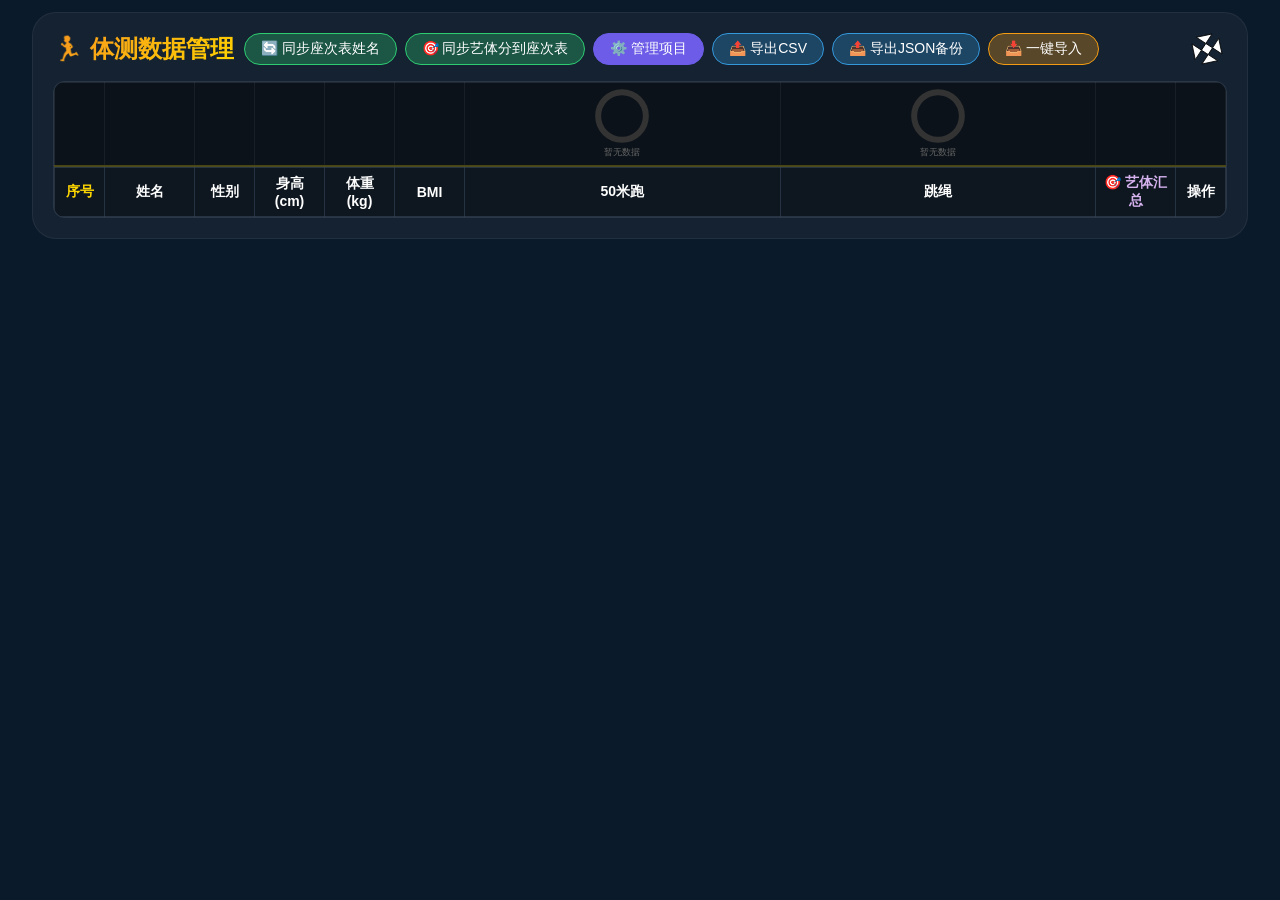
<file: fitness.html>
<!-- 班级管理系统 | Copyright (c) 2026 黄迁胜 | 根据 MIT 许可证授权 -->
<!DOCTYPE html>
<html lang="zh-CN">
<head>
    <meta charset="UTF-8">
    <meta name="viewport" content="width=device-width, initial-scale=1.0">
    <link rel="icon" type="image/svg+xml" href="logo.svg">
    <title>🏃 体测数据管理</title>
    <style>
        * { margin: 0; padding: 0; box-sizing: border-box; }
        body { font-family: 'Microsoft YaHei', sans-serif; background: #0b1a2a; color: #fff; padding: 12px; }
        .app { width: 95vw; max-width: 95vw; margin: 0 auto; background: rgba(255,255,255,0.04); border-radius: 24px; padding: 16px 20px 20px; border: 1px solid rgba(255,255,255,0.06); }
        .header { display: flex; justify-content: flex-start; align-items: center; margin-bottom: 12px; flex-wrap: wrap; gap: 10px; }
        .header h1 { font-size: 24px; background: linear-gradient(135deg, #f7971e, #ffd200); -webkit-background-clip: text; -webkit-text-fill-color: transparent; }
        .btn-group { display: flex; gap: 8px; flex-wrap: wrap; }
        .btn { background: rgba(255,255,255,0.08); border: 1px solid rgba(255,255,255,0.12); color: #fff; padding: 6px 16px; border-radius: 30px; cursor: pointer; transition: 0.2s; font-size: 14px; display: inline-flex; align-items: center; gap: 4px; }
        .btn-primary { background: #6c5ce7; border-color: #6c5ce7; color: #fff; }
        .btn-export { background: rgba(52,152,219,0.3); border-color: #3498db; color: #fff; }
        .btn-import { background: rgba(243,156,18,0.3); border-color: #f39c12; color: #fff; }
        .btn-sync { background: rgba(46,204,113,0.3); border-color: #2ecc71; color: #fff; }
        .btn-art { background: rgba(155,89,182,0.4); border-color: #9b59b6; color: #fff; }
        .btn-danger { background: rgba(231,76,60,0.3); border-color: #e74c3c; color: #fff; }
        .back-link { margin-left: auto; color: #6c5ce7; text-decoration: none; font-weight: 500; display: flex; align-items: center; }
        .back-link img { width: 40px; height: 40px; }

        /* ★ 外层滚动容器：图表 + 表格横向一起滚动。
           注意：去掉 max-height，让表格贯通到底。 */
        .scroll-area {
            overflow-x: auto;
            border-radius: 12px;
            border: 1px solid rgba(255,255,255,0.08);
            background: rgba(255,255,255,0.02);
        }
        
        /* 图表表格 和 数据表格 共享相同的列宽 CSS */
        .charts-table, .data-table {
            width: 100%;
            border-collapse: collapse;
            table-layout: fixed;
            min-width: 800px;
        }
        
        /* 图表表格 */
        .charts-table {
            background: rgba(0,0,0,0.3);
        }
        .charts-table th {
            padding: 6px 4px;
            text-align: center;
            vertical-align: middle;
            border: 1px solid rgba(255,255,255,0.06);
            border-bottom: 2px solid rgba(255,215,0,0.25);
            background: rgba(0,0,0,0.35);
            color: #ccc;
            font-weight: 400;
            font-size: 12px;
            height: 82px;
        }
        .charts-table th.empty-cell {
            background: rgba(0,0,0,0.35);
        }

        /* 数据表格 */
        .data-table th, .data-table td {
            border: 1px solid rgba(255,255,255,0.06);
            padding: 6px 8px;
            text-align: center;
            font-size: 14px;
            overflow: hidden;
        }
        .data-table thead th {
            background: rgba(0,0,0,0.4);
            font-weight: 700;
            position: sticky;
            top: 0;
            z-index: 3;
            cursor: pointer;
            user-select: none;
        }
        
        .col-index { background: rgba(0,0,0,0.4); color: #ffd700; font-weight: 700; cursor: default !important; }
        /* ★ 序号列可点击 */
        .col-index.clickable { cursor: pointer !important; transition: 0.15s; }
        .col-index.active {
            background: rgba(255,215,0,0.35) !important;
            color: #fff !important;
            box-shadow: inset 0 0 0 2px #ffd700;
            font-weight: 900;
        }
        
        .col-del { background: rgba(0,0,0,0.4); cursor: default !important; }
        .col-art { background: rgba(155,89,182,0.25); color: #d7b3f0; font-weight: 700; }
        .art-score-cell { background: rgba(155,89,182,0.12); font-weight: 700; color: #d7b3f0; font-size: 15px; }
        
        .del-row-btn {
            background: rgba(231,76,60,0.2);
            border: 1px solid rgba(231,76,60,0.4);
            color: #ff6b6b;
            border-radius: 6px;
            padding: 2px 8px;
            cursor: pointer;
            font-size: 14px;
            transition: 0.15s;
        }
        
        .male { color: #3498db; }
        .female { color: #e84393; }
        .editable { cursor: text; }
        
        .editable input { width: 100%; max-width: 100%; background: transparent; border: none; color: inherit; text-align: center; font-size: inherit; outline: none; box-sizing: border-box; -moz-appearance: textfield; }
        .editable input::-webkit-inner-spin-button, .editable input::-webkit-outer-spin-button { -webkit-appearance: none; margin: 0; }

        .grade-excellent { background-color: rgba(231, 76, 60, 0.6) !important; color: #fff; }
        .grade-good { background-color: rgba(241, 196, 15, 0.6) !important; color: #fff; }
        .grade-pass { background-color: rgba(46, 204, 113, 0.6) !important; color: #fff; }
        .grade-fail { background-color: rgba(52, 152, 219, 0.6) !important; color: #fff; }

        /* 图表 */
        .chart-container {
            display: flex;
            flex-direction: column;
            align-items: center;
            gap: 3px;
        }
        .chart-svg {
            width: 54px;
            height: 54px;
            display: block;
        }
        .chart-label {
            font-size: 9px;
            color: #ccc;
            white-space: nowrap;
            letter-spacing: 0.2px;
            line-height: 1.2;
            display: flex;
            gap: 3px;
            justify-content: center;
            flex-wrap: wrap;
        }
        .chart-label span {
            font-weight: 600;
        }
        .chart-empty {
            font-size: 9px;
            color: #666;
        }

        body:not(.touch-device) .btn:hover { background: rgba(255,255,255,0.2); transform: scale(1.02); }
        body:not(.touch-device) .btn-primary:hover { background: #5a4bd1; }
        body:not(.touch-device) .btn-export:hover { background: #3498db; }
        body:not(.touch-device) .btn-import:hover { background: #f39c12; }
        body:not(.touch-device) .btn-sync:hover { background: #2ecc71; }
        body:not(.touch-device) .btn-art:hover { background: #9b59b6; }
        body:not(.touch-device) .btn-danger:hover { background: #e74c3c; }
        body:not(.touch-device) .data-table thead th:hover { background: rgba(255,255,255,0.1); }
        body:not(.touch-device) .col-art:hover { background: rgba(155,89,182,0.4); }
        body:not(.touch-device) .col-index.clickable:hover { background: rgba(255,215,0,0.15); }
        body:not(.touch-device) .del-row-btn:hover { background: #e74c3c; color: #fff; }
        body:not(.touch-device) .editable:hover { background: rgba(255,255,255,0.08); }
        body:not(.touch-device) .project-item .actions button:hover { color: #fff; }
        body:not(.touch-device) .project-item .actions .edit-btn:hover { color: #ffd700; }
        body:not(.touch-device) .project-item .actions .del-btn:hover { color: #e74c3c; }

        .modal-overlay { display: none; position: fixed; top: 0; left: 0; width: 100%; height: 100%; background: rgba(0,0,0,0.7); align-items: center; justify-content: center; z-index: 1000; }
        .modal-overlay.active { display: flex; }
        .modal-box { background: #1a2a3a; border-radius: 16px; padding: 20px; width: 90%; max-width: 700px; border: 1px solid rgba(255,215,0,0.3); max-height: 90vh; overflow-y: auto; }
        .modal-box h3 { margin-bottom: 12px; color: #ffd700; }
        .form-group { margin-bottom: 12px; }
        .form-group label { display: block; font-size: 13px; color: #aaa; margin-bottom: 4px; }
        .form-group input, .form-group select { width: 100%; padding: 6px 10px; background: rgba(255,255,255,0.08); border: 1px solid rgba(255,255,255,0.15); color: #fff; border-radius: 8px; }
        .modal-actions { display: flex; justify-content: flex-end; gap: 8px; margin-top: 16px; }
        
        .project-list { margin-bottom: 12px; }
        .project-item { display: flex; justify-content: space-between; align-items: center; padding: 6px 10px; background: rgba(255,255,255,0.04); border-radius: 8px; margin-bottom: 6px; }
        .project-item .info { flex: 1; font-size: 14px; }
        .project-item .actions button { background: transparent; border: none; color: #aaa; font-size: 14px; cursor: pointer; margin-left: 8px; }
        .edit-area { border-top: 1px solid rgba(255,255,255,0.1); padding-top: 16px; margin-top: 12px; }
        
        .gender-group { border: 1px solid rgba(255,255,255,0.1); border-radius: 8px; padding: 10px; margin-bottom: 12px; background: rgba(255,255,255,0.03); }
        .gender-group-title { font-size: 15px; font-weight: 700; margin-bottom: 8px; color: #fff; }
        .gender-group.male-group .gender-group-title { color: #3498db; }
        .gender-group.female-group .gender-group-title { color: #e84393; }
        .form-row { display: grid; grid-template-columns: repeat(3, 1fr); gap: 10px; }

        .grade-score-setting {
            background: rgba(155,89,182,0.15);
            border: 1px solid rgba(155,89,182,0.4);
            border-radius: 10px;
            padding: 12px;
            margin-bottom: 16px;
        }
        .grade-score-setting h4 { font-size: 15px; color: #d7b3f0; margin-bottom: 8px; }
        .grade-score-setting .form-row { grid-template-columns: repeat(4, 1fr); }
        .grade-score-setting .tip { font-size: 12px; color: #aaa; margin-top: 6px; line-height: 1.5; }
    </style>
</head>
<body>
    <div class="app">
        <div class="header">
            <h1>🏃 体测数据管理</h1>
            <div class="btn-group">
                <button class="btn btn-sync" onclick="syncFromSeat()" title="从座次表同步学生姓名（保留已有成绩）">🔄 同步座次表姓名</button>
                <button class="btn btn-sync" onclick="syncArtScoresToSeat()" title="把艺体汇总分累加到座次表的艺体项">🎯 同步艺体分到座次表</button>
                <button class="btn btn-primary" onclick="openProjectModal()">⚙️ 管理项目</button>
                <button class="btn btn-export" onclick="exportCSV()">📤 导出CSV</button>
                <button class="btn btn-export" onclick="exportJSON()">📤 导出JSON备份</button>
                <button class="btn btn-import" onclick="document.getElementById('fileInput').click()">📥 一键导入</button>
                <input type="file" id="fileInput" accept=".csv,.json" style="display:none;" onchange="handleImport(event)">
            </div>
            <a href="home.html" class="back-link"><img src="logo.svg" alt="logo"></a>
        </div>

        <!-- ★ 图表 + 数据表 共用一个横向滚动容器 -->
        <div class="scroll-area">
            <!-- 图表表格（表格外面，独立） -->
            <table class="charts-table">
                <colgroup id="chartsColgroup"></colgroup>
                <thead><tr id="chartsRow"></tr></thead>
            </table>
            <!-- 数据表格 -->
            <table class="data-table" id="fitnessTable">
                <colgroup id="dataColgroup"></colgroup>
                <thead id="tableHead"></thead>
                <tbody id="tableBody"></tbody>
            </table>
        </div>
    </div>

    <div class="modal-overlay" id="projectModal">
        <div class="modal-box">
            <h3>📋 管理项目</h3>
            
            <div class="grade-score-setting">
                <h4>⚖️ 等级得分设置（影响"艺体汇总"）</h4>
                <div class="form-row">
                    <div class="form-group">
                        <label>优秀</label>
                        <input type="number" id="scoreExcellent" step="0.5" value="3">
                    </div>
                    <div class="form-group">
                        <label>良好</label>
                        <input type="number" id="scoreGood" step="0.5" value="2">
                    </div>
                    <div class="form-group">
                        <label>合格</label>
                        <input type="number" id="scorePass" step="0.5" value="1">
                    </div>
                    <div class="form-group">
                        <label>不合格</label>
                        <input type="number" id="scoreFail" step="0.5" value="0">
                    </div>
                </div>
                <div class="tip">💡 这些分数会自动累加形成"艺体汇总"，同步到座次表时也使用此分数。</div>
            </div>

            <div class="project-list" id="projectListContainer"></div>
            <div class="edit-area">
                <h4 id="editAreaTitle" style="color:#aaa; margin-bottom:8px;">➕ 新增项目</h4>
                <input type="hidden" id="editProjectId">
                <div class="form-group">
                    <label>项目名称</label>
                    <input type="text" id="projectName" placeholder="如：50米跑">
                </div>
                <div class="gender-group male-group">
                    <div class="gender-group-title">👦 男生标准</div>
                    <div class="form-row">
                        <div class="form-group">
                            <label>合格线</label>
                            <input type="number" id="projectPassMale" placeholder="合格标准">
                        </div>
                        <div class="form-group">
                            <label>良好线</label>
                            <input type="number" id="projectGoodMale" placeholder="良好标准">
                        </div>
                        <div class="form-group">
                            <label>优秀线</label>
                            <input type="number" id="projectExcellentMale" placeholder="优秀标准">
                        </div>
                    </div>
                </div>
                <div class="gender-group female-group">
                    <div class="gender-group-title">👧 女生标准</div>
                    <div class="form-row">
                        <div class="form-group">
                            <label>合格线</label>
                            <input type="number" id="projectPassFemale" placeholder="合格标准">
                        </div>
                        <div class="form-group">
                            <label>良好线</label>
                            <input type="number" id="projectGoodFemale" placeholder="良好标准">
                        </div>
                        <div class="form-group">
                            <label>优秀线</label>
                            <input type="number" id="projectExcellentFemale" placeholder="优秀标准">
                        </div>
                    </div>
                </div>
                <div class="form-group">
                    <label>排序方向（备注用，不影响表格点击排序）</label>
                    <select id="projectDirection">
                        <option value="desc">数值越大越好（如跳绳）</option>
                        <option value="asc">数值越小越好（如跑步）</option>
                    </select>
                </div>
                <div class="modal-actions">
                    <button class="btn btn-danger" id="deleteProjectBtn" style="display:none;" onclick="deleteProject()">🗑️ 删除</button>
                    <button class="btn" onclick="closeProjectModal()">关闭</button>
                    <button class="btn btn-primary" onclick="saveProject()">保存</button>
                </div>
            </div>
        </div>
    </div>

    <script src="dataManager.js"></script>
    <script>
        // ============================================================
        //  ★ 触摸检测
        // ============================================================
        (function() {
            function markTouchDevice() {
                document.body.classList.add('touch-device');
                document.removeEventListener('touchstart', markTouchDevice);
                document.removeEventListener('pointerdown', markTouchDevice);
            }
            document.addEventListener('touchstart', markTouchDevice, { passive: true, once: true });
            document.addEventListener('pointerdown', function(e) {
                if (e.pointerType === 'touch') markTouchDevice();
            }, { passive: true });
        })();

        // ============================================================
        //  通用：同步得分到座次表某一维
        // ============================================================
        function syncToDimension(dimensionIndex, dimensionName, scores) {
            if (!scores || scores.length === 0) {
                alert('没有可同步的数据。');
                return { success: 0, unmatched: [] };
            }

            const classData = DataManager.loadClassData(CURRENT_CLASS);
            if (!classData || !classData.students || classData.students.length === 0) {
                alert('座次表里没有学生数据，无法同步。');
                return { success: 0, unmatched: [] };
            }

            let successCount = 0;
            const unmatched = [];
            const detailLines = [];

            scores.forEach(item => {
                const delta = parseFloat(item.delta) || 0;
                if (delta === 0) return;

                const target = classData.students.find(s => s.name === item.name);
                if (!target) {
                    unmatched.push(item.name);
                    return;
                }

                if (!target.cats || target.cats.length < 10) {
                    target.cats = [0, 0, 0, 0, 0, 0, 0, 0, 0, 0];
                }
                target.cats[dimensionIndex] = (target.cats[dimensionIndex] || 0) + delta;

                successCount++;
                detailLines.push(`${item.name} +${delta}`);
            });

            if (successCount === 0) {
                alert(`没有可同步的分数（可能所有学生都无成绩，或姓名不匹配）。`);
                return { success: 0, unmatched };
            }

            DataManager.saveClassData(classData, CURRENT_CLASS);

            let msg = `✅ 已同步到座次表的"${dimensionName}"！\n\n`;
            msg += `📊 同步人数：${successCount} 人\n`;
            if (detailLines.length <= 20) {
                msg += `\n${detailLines.join('\n')}`;
            } else {
                msg += `\n${detailLines.slice(0, 20).join('\n')}\n...等共 ${detailLines.length} 人`;
            }
            if (unmatched.length > 0) {
                msg += `\n\n⚠️ 未匹配到（${unmatched.length} 人）：\n`;
                msg += unmatched.slice(0, 10).join('、');
                if (unmatched.length > 10) msg += ` 等...`;
                msg += `\n（这些姓名在座次表里不存在，请检查）`;
            }
            alert(msg);

            return { success: successCount, unmatched };
        }

        const params = new URLSearchParams(window.location.search);
        const CURRENT_CLASS = params.get('classId') || params.get('class') || localStorage.getItem('currentClassId') || '一班';

        const CONFIG_KEY = 'fitnessConfig_' + CURRENT_CLASS;
        const ROWS_KEY = 'fitnessRows_' + CURRENT_CLASS;
        const GRADE_SCORES_KEY = 'fitnessGradeScores_' + CURRENT_CLASS;

        let rows = [];
        let configs = [];
        let gradeScores = { excellent: 3, good: 2, pass: 1, fail: 0 };
        let lastSortField = null;
        let lastSortDirection = 1;
        let activeRowIndex = -1; // ★ 当前被激活的行序号（-1 表示无）

        function loadConfigs() {
            try { configs = JSON.parse(localStorage.getItem(CONFIG_KEY) || '[]'); } catch(e) { configs = []; }
            if (configs.length === 0) {
                configs = [
                    { name: '50米跑', passMale: 9.0, goodMale: 8.0, excellentMale: 7.0, passFemale: 10.0, goodFemale: 9.0, excellentFemale: 8.0, direction: 'asc' },
                    { name: '跳绳', passMale: 80, goodMale: 120, excellentMale: 150, passFemale: 90, goodFemale: 130, excellentFemale: 160, direction: 'desc' }
                ];
                saveConfigs();
            } else {
                let needSave = false;
                configs.forEach(c => {
                    if (c.pass !== undefined && c.passMale === undefined) {
                        c.passMale = c.pass; c.goodMale = c.good; c.excellentMale = c.excellent;
                        c.passFemale = c.pass; c.goodFemale = c.good; c.excellentFemale = c.excellent;
                        needSave = true;
                    }
                });
                if (needSave) saveConfigs();
            }
        }
        function saveConfigs() { localStorage.setItem(CONFIG_KEY, JSON.stringify(configs)); }

        function loadGradeScores() {
            try {
                const saved = localStorage.getItem(GRADE_SCORES_KEY);
                if (saved) {
                    const data = JSON.parse(saved);
                    if (data && typeof data === 'object') {
                        gradeScores = { ...gradeScores, ...data };
                    }
                }
            } catch(e) {}
        }
        function saveGradeScores() {
            localStorage.setItem(GRADE_SCORES_KEY, JSON.stringify(gradeScores));
        }

        function loadRows() {
            const saved = localStorage.getItem(ROWS_KEY);
            if (saved) {
                try { rows = JSON.parse(saved); } catch(e) { rows = []; }
            } else {
                rows = getSeatStudents().map(s => ({
                    name: s.name,
                    gender: s.gender || '男',
                    height: '', weight: '', bmi: ''
                }));
                saveRows();
            }
            rows.forEach(r => {
                if (!r.gender) r.gender = '男';
                if (r.height === undefined) r.height = '';
                if (r.weight === undefined) r.weight = '';
                if (r.bmi === undefined) r.bmi = '';
            });
        }
        function saveRows() { localStorage.setItem(ROWS_KEY, JSON.stringify(rows)); }

        function getSeatStudents() {
            const classData = DataManager.loadClassData(CURRENT_CLASS);
            return classData && classData.students ? classData.students.filter(s => !s.onLeave) : [];
        }

        function syncFromSeat() {
            const seatStudents = getSeatStudents();
            if (seatStudents.length === 0) {
                alert('座次表中没有学生，请先到座次表页面添加。');
                return;
            }
            let addedCount = 0;
            let keptCount = 0;
            const existingNames = new Set(rows.map(r => r.name));
            seatStudents.forEach(s => {
                if (existingNames.has(s.name)) {
                    keptCount++;
                } else {
                    rows.push({ name: s.name, gender: s.gender || '男', height: '', weight: '', bmi: '' });
                    addedCount++;
                }
            });
            saveRows(); renderTable();
            alert(`🔄 同步完成！\n\n➕ 新增：${addedCount} 人\n✔️ 已存在（成绩保留）：${keptCount} 人\n📊 当前表格共 ${rows.length} 人`);
        }

        function syncArtScoresToSeat() {
            if (rows.length === 0) {
                alert('体测表里没有学生，无法同步。');
                return;
            }
            const scores = rows.map(r => ({
                name: r.name,
                delta: calcArtScore(r)
            }));
            syncToDimension(2, '艺体', scores);
        }

        function getGradeLevel(value, config, gender) {
            if (value === '' || value === null || value === undefined || isNaN(value)) return null;
            const num = parseFloat(value);
            const pass = gender === '女' ? config.passFemale : config.passMale;
            const good = gender === '女' ? config.goodFemale : config.goodMale;
            const excellent = gender === '女' ? config.excellentFemale : config.excellentMale;
            if (pass === undefined || good === undefined || excellent === undefined) return null;
            if (config.direction === 'asc') {
                if (num <= excellent) return 'excellent';
                else if (num <= good) return 'good';
                else if (num <= pass) return 'pass';
                else return 'fail';
            } else {
                if (num >= excellent) return 'excellent';
                else if (num >= good) return 'good';
                else if (num >= pass) return 'pass';
                else return 'fail';
            }
        }

        function getGradeClass(value, config, gender) {
            const level = getGradeLevel(value, config, gender);
            if (level === 'excellent') return 'grade-excellent';
            if (level === 'good') return 'grade-good';
            if (level === 'pass') return 'grade-pass';
            if (level === 'fail') return 'grade-fail';
            return '';
        }

        function calcArtScore(r) {
            let total = 0;
            configs.forEach((config, idx) => {
                const value = r['proj_' + idx];
                const level = getGradeLevel(value, config, r.gender);
                if (level && gradeScores[level] !== undefined) {
                    total += parseFloat(gradeScores[level]) || 0;
                }
            });
            return Math.round(total * 10) / 10;
        }

        // ============================================================
        //  统计：某个项目的等级分布
        // ============================================================
        function calcProjectStats(configIdx) {
            const config = configs[configIdx];
            const stats = { excellent: 0, good: 0, pass: 0, fail: 0, total: 0 };
            rows.forEach(r => {
                const value = r['proj_' + configIdx];
                const level = getGradeLevel(value, config, r.gender);
                if (level) {
                    stats[level]++;
                    stats.total++;
                }
            });
            return stats;
        }

        // ============================================================
        //  生成环形图 HTML（SVG）
        // ============================================================
        function makeDonutHTML(stats) {
            const total = stats.total;
            if (total === 0) {
                return `<div class="chart-container">
                    <svg viewBox="0 0 36 36" class="chart-svg">
                        <circle cx="18" cy="18" r="15.9" fill="none" stroke="#333" stroke-width="4"/>
                    </svg>
                    <div class="chart-empty">暂无数据</div>
                </div>`;
            }
            const colors = {
                excellent: '#e74c3c',
                good: '#f1c40f',
                pass: '#2ecc71',
                fail: '#3498db'
            };
            const labels = {
                excellent: '优',
                good: '良',
                pass: '合',
                fail: '不'
            };
            const order = ['excellent', 'good', 'pass', 'fail'];

            let circles = `<circle cx="18" cy="18" r="15.9" fill="none" stroke="#2a2a2a" stroke-width="4"/>`;
            let offset = 0;
            const legends = [];

            order.forEach(level => {
                const count = stats[level];
                if (count === 0) return;
                const pct = (count / total) * 100;
                circles += `<circle cx="18" cy="18" r="15.9" fill="none" stroke="${colors[level]}" stroke-width="4" stroke-dasharray="${pct} ${100 - pct}" stroke-dashoffset="${-offset}" transform="rotate(-90 18 18)"/>`;
                offset += pct;
                legends.push(`<span style="color:${colors[level]}">${labels[level]}${Math.round(pct)}%</span>`);
            });

            return `<div class="chart-container">
                <svg viewBox="0 0 36 36" class="chart-svg">${circles}</svg>
                <div class="chart-label">${legends.join('')}</div>
            </div>`;
        }

        // ============================================================
        //  构建列宽 colgroup（两个表格共用相同宽度）
        // ============================================================
        function buildColgroupHTML() {
            let html = '';
            html += '<col style="width: 50px;">';   // 序号
            html += '<col style="width: 90px;">';   // 姓名
            html += '<col style="width: 60px;">';   // 性别
            html += '<col style="width: 70px;">';   // 身高
            html += '<col style="width: 70px;">';   // 体重
            html += '<col style="width: 70px;">';   // BMI
            configs.forEach(() => { html += '<col>'; }); // 项目列（自动平分）
            html += '<col style="width: 80px;">';   // 艺体汇总
            html += '<col style="width: 50px;">';   // 操作
            return html;
        }

        // ============================================================
        //  ★ 单击序号 → 激活该行
        // ============================================================
        function toggleRowHighlight(rowIndex, event) {
            if (event) event.stopPropagation();
            if (activeRowIndex === rowIndex) {
                activeRowIndex = -1;
            } else {
                activeRowIndex = rowIndex;
            }
            renderTable();
        }

        // ============================================================
        //  渲染表格
        // ============================================================
        function renderTable() {
            // ---- 列宽 ----
            const colgroupHTML = buildColgroupHTML();
            document.getElementById('chartsColgroup').innerHTML = colgroupHTML;
            document.getElementById('dataColgroup').innerHTML = colgroupHTML;

            // ---- 图表行 ----
            const chartsRow = document.getElementById('chartsRow');
            let chartsHtml = '';
            chartsHtml += `<th class="empty-cell"></th>`;
            chartsHtml += `<th class="empty-cell"></th>`;
            chartsHtml += `<th class="empty-cell"></th>`;
            chartsHtml += `<th class="empty-cell"></th>`;
            chartsHtml += `<th class="empty-cell"></th>`;
            chartsHtml += `<th class="empty-cell"></th>`;
            configs.forEach((config, idx) => {
                const stats = calcProjectStats(idx);
                chartsHtml += `<th>${makeDonutHTML(stats)}</th>`;
            });
            chartsHtml += `<th class="empty-cell"></th>`;
            chartsHtml += `<th class="empty-cell"></th>`;
            chartsRow.innerHTML = chartsHtml;

            // ---- 数据表格表头 ----
            const head = document.getElementById('tableHead');
            const body = document.getElementById('tableBody');
            head.innerHTML = '';
            body.innerHTML = '';

            let headHtml = '<tr>';
            headHtml += `<th class="col-index">序号</th>`;
            headHtml += `<th onclick="sortBy('name')">姓名</th>`;
            headHtml += `<th onclick="sortBy('gender')">性别</th>`;
            headHtml += `<th onclick="sortBy('height')">身高(cm)</th>`;
            headHtml += `<th onclick="sortBy('weight')">体重(kg)</th>`;
            headHtml += `<th onclick="sortBy('bmi')">BMI</th>`;
            configs.forEach((config, idx) => {
                headHtml += `<th onclick="sortBy('proj_${idx}')" ondblclick="editProject(${idx})" title="单击排序，再次点击反向排序">${config.name}</th>`;
            });
            headHtml += `<th class="col-art" onclick="sortBy('artTotal')" title="单击排序：所有项目的等级分之和">🎯 艺体汇总</th>`;
            headHtml += `<th class="col-del">操作</th>`;
            headHtml += '</tr>';
            head.innerHTML = headHtml;

            // ---- 数据行 ----
            rows.forEach((r, rowIndex) => {
                const isActiveRow = (activeRowIndex === rowIndex);
                let rowHtml = '<tr>';
                // ★ 序号列可点击
                rowHtml += `<td class="col-index clickable ${isActiveRow ? 'active' : ''}" data-row-index="${rowIndex}" onclick="toggleRowHighlight(${rowIndex}, event)" title="点击显示该行所有等级颜色">${rowIndex + 1}</td>`;
                rowHtml += `<td>${r.name}</td>`;
                rowHtml += `<td class="editable" onclick="toggleGender(${rowIndex})"><span class="${r.gender === '男' ? 'male' : 'female'}">${r.gender || '男'}</span></td>`;
                
                rowHtml += `<td class="editable" data-row-index="${rowIndex}" data-col-index="3" data-field="height" onclick="startEdit(${rowIndex}, 'height', this)">${r.height || '-'}</td>`;
                rowHtml += `<td class="editable" data-row-index="${rowIndex}" data-col-index="4" data-field="weight" onclick="startEdit(${rowIndex}, 'weight', this)">${r.weight || '-'}</td>`;
                rowHtml += `<td data-row-index="${rowIndex}" data-col-index="5">${r.bmi || '-'}</td>`;
                
                configs.forEach((config, idx) => {
                    const fieldName = 'proj_' + idx;
                    const value = r[fieldName];
                    // ★ 两种情况显示等级颜色：1）表头排序的是这一列；2）当前行被激活（单击序号）
                    const shouldShowGrade = (lastSortField === fieldName) || isActiveRow;
                    const gradeClass = shouldShowGrade ? getGradeClass(value, config, r.gender) : '';
                    const displayVal = value !== undefined && value !== '' ? value : '-';
                    const colIndex = 6 + idx;
                    rowHtml += `<td class="editable ${gradeClass}" data-row-index="${rowIndex}" data-col-index="${colIndex}" data-field="${fieldName}" onclick="startEdit(${rowIndex}, '${fieldName}', this)">${displayVal}</td>`;
                });

                const artTotal = calcArtScore(r);
                const artDisplay = artTotal > 0 ? artTotal.toFixed(1) : '0.0';
                rowHtml += `<td class="art-score-cell">${artDisplay}</td>`;

                rowHtml += `<td class="col-del"><button class="del-row-btn" onclick="deleteRow(${rowIndex}, event)" title="删除此学生">🗑️</button></td>`;
                rowHtml += '</tr>';
                body.innerHTML += rowHtml;
            });
        }

        function deleteRow(rowIndex, event) {
            if (event) event.stopPropagation();
            const r = rows[rowIndex];
            if (!r) return;
            if (!confirm(`确定要删除「${r.name}」吗？\n\n该学生的所有成绩都会被移除，此操作不可撤销。`)) return;
            rows.splice(rowIndex, 1);
            activeRowIndex = -1; // ★ 删除后行号变化，清空激活状态
            saveRows();
            renderTable();
        }

        function toggleGender(rowIndex) {
            rows[rowIndex].gender = rows[rowIndex].gender === '男' ? '女' : '男';
            saveRows(); renderTable();
        }

        function updateArtScoreCell(rowIndex) {
            const r = rows[rowIndex];
            const artTotal = calcArtScore(r);
            const artDisplay = artTotal > 0 ? artTotal.toFixed(1) : '0.0';
            const rowEl = document.querySelector(`td[data-row-index="${rowIndex}"][data-col-index="3"]`)?.parentElement;
            if (rowEl) {
                const artCell = rowEl.querySelector('.art-score-cell');
                if (artCell) artCell.textContent = artDisplay;
            }
        }

        function saveDataOnly(rowIndex, field, value) {
            const r = rows[rowIndex];
            const parsed = parseFloat(value);
            r[field] = isNaN(parsed) ? '' : parsed;

            if (field === 'height' || field === 'weight') {
                const h = parseFloat(r.height) / 100;
                const w = parseFloat(r.weight);
                r.bmi = (h > 0 && w > 0) ? (w / (h * h)).toFixed(1) : '';
                const bmiTd = document.querySelector(`td[data-row-index="${rowIndex}"][data-col-index="5"]`);
                if (bmiTd) bmiTd.textContent = r.bmi || '-';
            }

            updateArtScoreCell(rowIndex);
            saveRows();
        }

        function updateCellDisplay(td, rowIndex, field) {
            const r = rows[rowIndex];
            const displayVal = (r[field] === '' || r[field] === undefined || r[field] === null) ? '-' : r[field];
            td.textContent = displayVal;

            // ★ 更新等级颜色（如果这一列正在排序，或当前行被激活）
            if (field.startsWith('proj_')) {
                const shouldShow = (lastSortField === field) || (activeRowIndex === rowIndex);
                if (shouldShow) {
                    const idx = parseInt(field.replace('proj_', ''));
                    const config = configs[idx];
                    if (config) {
                        const gradeClass = getGradeClass(r[field], config, r.gender);
                        td.classList.remove('grade-excellent', 'grade-good', 'grade-pass', 'grade-fail');
                        if (gradeClass) td.classList.add(gradeClass);
                    }
                }
            }
        }

        function attachInputEvents(input, rowIndex, field, td) {
            let saved = false;

            input.addEventListener('blur', function() {
                if (saved) return;
                saved = true;
                const r = rows[rowIndex];
                const parsed = parseFloat(input.value);
                r[field] = isNaN(parsed) ? '' : parsed;
                if (field === 'height' || field === 'weight') {
                    const h = parseFloat(r.height) / 100;
                    const w = parseFloat(r.weight);
                    r.bmi = (h > 0 && w > 0) ? (w / (h * h)).toFixed(1) : '';
                }
                saveRows();
                renderTable();
            });

            input.addEventListener('keydown', function(e) {
                if (e.key === 'Enter') {
                    e.preventDefault();
                    saved = true;
                    const r = rows[rowIndex];
                    const parsed = parseFloat(input.value);
                    r[field] = isNaN(parsed) ? '' : parsed;
                    if (field === 'height' || field === 'weight') {
                        const h = parseFloat(r.height) / 100;
                        const w = parseFloat(r.weight);
                        r.bmi = (h > 0 && w > 0) ? (w / (h * h)).toFixed(1) : '';
                    }
                    saveRows();
                    renderTable();
                    return;
                }

                if (['ArrowUp', 'ArrowDown', 'ArrowLeft', 'ArrowRight'].includes(e.key)) {
                    e.preventDefault();

                    const curRow = parseInt(td.dataset.rowIndex);
                    const curCol = parseInt(td.dataset.colIndex);
                    let targetRow = curRow;
                    let targetCol = curCol;
                    let targetField = null;

                    if (e.key === 'ArrowUp') {
                        targetRow--;
                    } else if (e.key === 'ArrowDown') {
                        targetRow++;
                    } else {
                        const allEditable = Array.from(document.querySelectorAll(`td[data-row-index="${curRow}"][data-field]`));
                        const curIdx = allEditable.indexOf(td);
                        const dir = (e.key === 'ArrowLeft') ? -1 : 1;
                        const newIdx = curIdx + dir;
                        if (newIdx < 0 || newIdx >= allEditable.length) return;
                        targetField = allEditable[newIdx].dataset.field;
                        targetCol = parseInt(allEditable[newIdx].dataset.colIndex);
                    }

                    if (targetRow < 0 || targetRow >= rows.length) return;

                    let newTd = null;
                    if (targetField) {
                        newTd = document.querySelector(`td[data-row-index="${targetRow}"][data-field="${targetField}"]`);
                    } else {
                        newTd = document.querySelector(`td[data-row-index="${targetRow}"][data-col-index="${targetCol}"]`);
                    }
                    if (!newTd || !newTd.dataset.field) return;

                    saved = true;

                    saveDataOnly(rowIndex, field, input.value);

                    const newTargetRow = parseInt(newTd.dataset.rowIndex);
                    const newTargetField = newTd.dataset.field;
                    const newTargetVal = (rows[newTargetRow][newTargetField] !== undefined && rows[newTargetRow][newTargetField] !== '') ? rows[newTargetRow][newTargetField] : '';

                    newTd.innerHTML = `<input type="number" step="any" value="${newTargetVal}" onfocus="this.select()">`;
                    const newInput = newTd.querySelector('input');
                    newInput.focus();
                    newInput.select();

                    attachInputEvents(newInput, newTargetRow, newTargetField, newTd);

                    updateCellDisplay(td, rowIndex, field);
                }
            });
        }

        function startEdit(rowIndex, field, td) {
            const r = rows[rowIndex];
            const currentVal = r[field] !== undefined && r[field] !== '' ? r[field] : '';
            
            td.innerHTML = `<input type="number" step="any" value="${currentVal}" onfocus="this.select()">`;
            const input = td.querySelector('input');
            input.focus();
            input.select();

            attachInputEvents(input, rowIndex, field, td);
        }

        function sortBy(field) {
            // ★ 排序时清空激活行，避免行内容跳动后颜色错位
            activeRowIndex = -1;

            let direction = 1;
            if (lastSortField === field) direction = -lastSortDirection;
            else direction = 1;
            lastSortField = field;
            lastSortDirection = direction;

            if (field === 'artTotal') {
                rows.forEach(r => { r._artTotal = calcArtScore(r); });
                rows.sort((a, b) => (a._artTotal - b._artTotal) * direction);
                rows.forEach(r => { delete r._artTotal; });
                renderTable();
                return;
            }

            rows.sort((a, b) => {
                if (field === 'name' || field === 'gender') {
                    let va = field === 'name' ? a.name : (a.gender || '');
                    let vb = field === 'name' ? b.name : (b.gender || '');
                    return va.localeCompare(vb, 'zh-CN') * direction;
                }
                let rawA = a[field], rawB = b[field];
                let hasA = rawA !== undefined && rawA !== null && rawA !== '' && !isNaN(parseFloat(rawA));
                let hasB = rawB !== undefined && rawB !== null && rawB !== '' && !isNaN(parseFloat(rawB));
                if (hasA && !hasB) return -1;
                if (!hasA && hasB) return 1;
                if (!hasA && !hasB) return 0;
                return (parseFloat(rawA) - parseFloat(rawB)) * direction;
            });
            renderTable();
        }

        function handleImport(event) {
            const file = event.target.files[0];
            if (!file) return;
            const extension = file.name.split('.').pop().toLowerCase();
            const reader = new FileReader();
            reader.onload = function(e) {
                try {
                    function parseCSVLine(line) {
                        const result = [];
                        let cur = '', inQuotes = false;
                        for (let i = 0; i < line.length; i++) {
                            const ch = line[i];
                            if (ch === '"') {
                                if (inQuotes && line[i+1] === '"') { cur += '"'; i++; }
                                else inQuotes = !inQuotes;
                            } else if (ch === ',' && !inQuotes) {
                                result.push(cur); cur = '';
                            } else cur += ch;
                        }
                        result.push(cur);
                        return result.map(s => s.trim());
                    }

                    if (extension === 'json') {
                        const data = JSON.parse(e.target.result);
                        if (data.configs && Array.isArray(data.configs)) configs = data.configs;
                        if (data.rows && Array.isArray(data.rows)) rows = data.rows;
                        if (data.gradeScores && typeof data.gradeScores === 'object') {
                            gradeScores = { ...gradeScores, ...data.gradeScores };
                            saveGradeScores();
                        }
                        configs.forEach(c => {
                            if (!c.direction) c.direction = 'desc';
                            if (c.pass !== undefined && c.passMale === undefined) {
                                c.passMale = c.pass; c.goodMale = c.good; c.excellentMale = c.excellent;
                                c.passFemale = c.pass; c.goodFemale = c.good; c.excellentFemale = c.excellent;
                            }
                        });
                        activeRowIndex = -1;
                        saveConfigs(); saveRows(); renderTable();
                        alert('✅ JSON备份导入成功！');
                        return;
                    }

                    if (extension !== 'csv') { alert('❌ 仅支持 .csv 或 .json 文件！'); return; }

                    const text = e.target.result.replace(/^\uFEFF/, '');
                    const lines = text.split('\n').filter(line => line.trim());
                    if (lines.length < 2) { alert('❌ CSV文件内容无效！'); return; }

                    const headers = parseCSVLine(lines[0]);
                    const nameIdx = headers.findIndex(h => h.includes('姓名'));
                    if (nameIdx === -1) { alert('❌ CSV缺少"姓名"列！'); return; }

                    const genderIdx = headers.findIndex(h => h.includes('性别'));
                    const heightIdx = headers.findIndex(h => h.includes('身高'));
                    const weightIdx = headers.findIndex(h => h.includes('体重'));
                    const bmiIdx = headers.findIndex(h => h.includes('BMI') || h.includes('bmi'));
                    const indexColIdx = headers.findIndex(h => h === '序号' || h.includes('序号'));
                    const artIdx = headers.findIndex(h => h.includes('艺体汇总'));

                    const standardSet = new Set([nameIdx, genderIdx, heightIdx, weightIdx, bmiIdx, indexColIdx, artIdx].filter(i => i !== -1));
                    const projCols = [];
                    headers.forEach((h, i) => {
                        if (!standardSet.has(i) && h && h.trim() !== '') {
                            projCols.push({ name: h.trim(), colIdx: i });
                        }
                    });

                    if (projCols.length > 0) {
                        const newConfigs = [];
                        projCols.forEach(pc => {
                            let existing = configs.find(c => c.name === pc.name);
                            newConfigs.push(existing || {
                                name: pc.name,
                                passMale: 0, goodMale: 0, excellentMale: 0,
                                passFemale: 0, goodFemale: 0, excellentFemale: 0,
                                direction: 'desc'
                            });
                        });
                        configs = newConfigs;
                    }

                    let addedCount = 0, updatedCount = 0;

                    for (let i = 1; i < lines.length; i++) {
                        const cols = parseCSVLine(lines[i]);
                        const stuName = cols[nameIdx] ? cols[nameIdx].trim() : '';
                        if (!stuName) continue;

                        let r = rows.find(x => x.name === stuName);
                        if (!r) {
                            r = { name: stuName, gender: '男', height: '', weight: '', bmi: '' };
                            rows.push(r);
                            addedCount++;
                        } else {
                            updatedCount++;
                        }

                        if (genderIdx !== -1 && cols[genderIdx]) r.gender = cols[genderIdx];
                        if (heightIdx !== -1 && cols[heightIdx] !== '') r.height = parseFloat(cols[heightIdx]) || '';
                        if (weightIdx !== -1 && cols[weightIdx] !== '') r.weight = parseFloat(cols[weightIdx]) || '';

                        const h = parseFloat(r.height) / 100;
                        const w = parseFloat(r.weight);
                        r.bmi = (h > 0 && w > 0) ? (w / (h * h)).toFixed(1) : '';

                        if (projCols.length > 0) {
                            projCols.forEach((pc, idx) => {
                                const val = cols[pc.colIdx];
                                r['proj_' + idx] = (val !== undefined && val !== '') ? (parseFloat(val) || '') : '';
                            });
                        }
                    }

                    activeRowIndex = -1;
                    saveConfigs(); saveRows(); renderTable();

                    let msg = `✅ CSV导入成功！\n\n`;
                    msg += `📄 新增：${addedCount} 人\n`;
                    msg += `🔄 更新：${updatedCount} 人\n`;
                    if (projCols.length > 0) msg += `📊 项目：${projCols.map(p => p.name).join('、')}\n`;
                    alert(msg);
                } catch (err) {
                    console.error(err);
                    alert('❌ 导入失败：' + err.message);
                }
            };
            reader.readAsText(file, 'utf-8');
            event.target.value = '';
        }

        function exportCSV() {
            if (rows.length === 0) { alert('暂无数据可导出！'); return; }
            let headers = ['序号', '姓名', '性别', '身高(cm)', '体重(kg)', 'BMI'];
            configs.forEach(c => headers.push(c.name));
            headers.push('艺体汇总');
            let rowsData = [];
            rows.forEach((r, idx) => {
                let row = [idx + 1, r.name, r.gender || '', r.height || '', r.weight || '', r.bmi || ''];
                configs.forEach((c, i) => { row.push(r['proj_' + i] !== undefined ? r['proj_' + i] : ''); });
                row.push(calcArtScore(r).toFixed(1));
                rowsData.push(row);
            });
            let csvContent = '\uFEFF' + headers.join(',') + '\n';
            rowsData.forEach(row => {
                let safeRow = row.map(cell => {
                    let str = String(cell).replace(/"/g, '""');
                    if (str.includes(',') || str.includes('"') || str.includes('\n')) return `"${str}"`;
                    return str;
                });
                csvContent += safeRow.join(',') + '\n';
            });
            const blob = new Blob([csvContent], { type: 'text/csv;charset=utf-8;' });
            const link = document.createElement('a');
            const date = new Date().toISOString().slice(0, 10);
            link.href = URL.createObjectURL(blob);
            link.download = `体测数据_${CURRENT_CLASS}_${date}.csv`;
            link.click();
            URL.revokeObjectURL(link.href);
        }

        function exportJSON() {
            if (rows.length === 0 && configs.length === 0) { alert('暂无数据可导出！'); return; }
            const backup = {
                currentClass: CURRENT_CLASS,
                exportTime: new Date().toISOString(),
                configs: configs,
                rows: rows,
                gradeScores: gradeScores
            };
            const blob = new Blob([JSON.stringify(backup, null, 2)], { type: 'application/json' });
            const link = document.createElement('a');
            const date = new Date().toISOString().slice(0, 10);
            link.href = URL.createObjectURL(blob);
            link.download = `体测备份_${CURRENT_CLASS}_${date}.json`;
            link.click();
            URL.revokeObjectURL(link.href);
        }

        function openProjectModal() {
            document.getElementById('scoreExcellent').value = gradeScores.excellent;
            document.getElementById('scoreGood').value = gradeScores.good;
            document.getElementById('scorePass').value = gradeScores.pass;
            document.getElementById('scoreFail').value = gradeScores.fail;
            
            renderProjectList();
            resetEditArea();
            document.getElementById('projectModal').classList.add('active');
        }
        function closeProjectModal() {
            const exc = parseFloat(document.getElementById('scoreExcellent').value);
            const good = parseFloat(document.getElementById('scoreGood').value);
            const pass = parseFloat(document.getElementById('scorePass').value);
            const fail = parseFloat(document.getElementById('scoreFail').value);
            if (!isNaN(exc)) gradeScores.excellent = exc;
            if (!isNaN(good)) gradeScores.good = good;
            if (!isNaN(pass)) gradeScores.pass = pass;
            if (!isNaN(fail)) gradeScores.fail = fail;
            saveGradeScores();
            renderTable();
            
            document.getElementById('projectModal').classList.remove('active');
        }
        function renderProjectList() {
            const listContainer = document.getElementById('projectListContainer');
            listContainer.innerHTML = '';
            configs.forEach((config, idx) => {
                const div = document.createElement('div');
                div.className = 'project-item';
                div.innerHTML = `
                    <div class="info">${config.name} (男:${config.passMale}/${config.goodMale}/${config.excellentMale} 女:${config.passFemale}/${config.goodFemale}/${config.excellentFemale})</div>
                    <div class="actions">
                        <button class="edit-btn" onclick="editProject(${idx})">✏️ 编辑</button>
                        <button class="del-btn" onclick="deleteProject(${idx})">🗑️ 删除</button>
                    </div>
                `;
                listContainer.appendChild(div);
            });
        }
        function resetEditArea() {
            document.getElementById('editProjectId').value = '';
            document.getElementById('projectName').value = '';
            document.getElementById('projectPassMale').value = '';
            document.getElementById('projectGoodMale').value = '';
            document.getElementById('projectExcellentMale').value = '';
            document.getElementById('projectPassFemale').value = '';
            document.getElementById('projectGoodFemale').value = '';
            document.getElementById('projectExcellentFemale').value = '';
            document.getElementById('projectDirection').value = 'desc';
            document.getElementById('deleteProjectBtn').style.display = 'none';
            document.getElementById('editAreaTitle').textContent = '➕ 新增项目';
        }
        function editProject(index) {
            const config = configs[index];
            document.getElementById('editProjectId').value = index;
            document.getElementById('projectName').value = config.name;
            document.getElementById('projectPassMale').value = config.passMale;
            document.getElementById('projectGoodMale').value = config.goodMale;
            document.getElementById('projectExcellentMale').value = config.excellentMale;
            document.getElementById('projectPassFemale').value = config.passFemale;
            document.getElementById('projectGoodFemale').value = config.goodFemale;
            document.getElementById('projectExcellentFemale').value = config.excellentFemale;
            document.getElementById('projectDirection').value = config.direction;
            document.getElementById('deleteProjectBtn').style.display = 'none';
            document.getElementById('editAreaTitle').textContent = '✏️ 修改项目：' + config.name;
        }
        function saveProject() {
            const name = document.getElementById('projectName').value.trim();
            const passMale = parseFloat(document.getElementById('projectPassMale').value);
            const goodMale = parseFloat(document.getElementById('projectGoodMale').value);
            const excellentMale = parseFloat(document.getElementById('projectExcellentMale').value);
            const passFemale = parseFloat(document.getElementById('projectPassFemale').value);
            const goodFemale = parseFloat(document.getElementById('projectGoodFemale').value);
            const excellentFemale = parseFloat(document.getElementById('projectExcellentFemale').value);
            const direction = document.getElementById('projectDirection').value;
            if (!name) { alert("请输入项目名称！"); return; }
            const idx = document.getElementById('editProjectId').value;
            const newConfig = { name, passMale, goodMale, excellentMale, passFemale, goodFemale, excellentFemale, direction };
            if (idx === '') { configs.push(newConfig); }
            else { configs[parseInt(idx)] = newConfig; }
            activeRowIndex = -1;
            saveConfigs(); renderProjectList(); resetEditArea(); renderTable();
        }
        function deleteProject(index) {
            if (index === undefined) {
                const idx = document.getElementById('editProjectId').value;
                if (idx === '') return;
                index = parseInt(idx);
            }
            if (!confirm('确定要删除该项目吗？相关成绩将丢失！')) return;
            if (index >= 0 && index < configs.length) {
                configs.splice(index, 1);
                rows.forEach(r => { delete r['proj_' + index]; });
                activeRowIndex = -1;
                saveConfigs(); saveRows();
            }
            renderProjectList(); resetEditArea(); renderTable();
        }

        loadConfigs();
        loadGradeScores();
        loadRows();
        renderTable();
    </script>
</body>
</html>
</file>
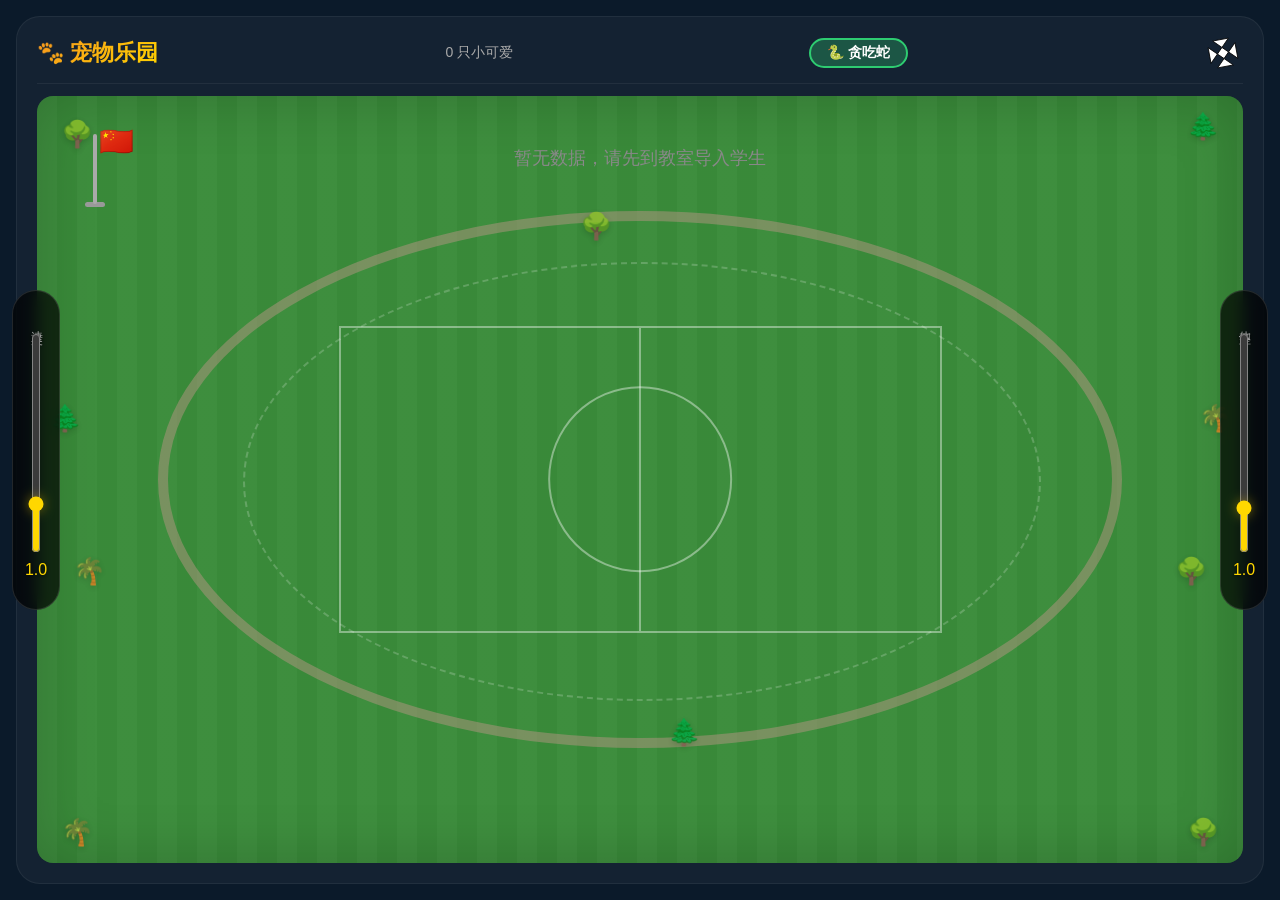
<file: pet.html>
<!-- 班级管理系统 | Copyright (c) 2026 黄迁胜 | 根据 MIT 许可证授权 -->
<!DOCTYPE html>
<html lang="zh-CN">
<head>
    <meta charset="UTF-8">
    <meta name="viewport" content="width=device-width, initial-scale=1.0, user-scalable=no">
    <link rel="icon" type="image/svg+xml" href="logo.svg">
    <title>🐾 宠物乐园</title>
    <link rel="stylesheet" href="pet.css">
</head>
<body>
    <!-- 左侧速度滑块 -->
    <div id="speedSliderContainer">
        <span style="font-size:12px; color:#aaa; writing-mode:vertical-lr; letter-spacing:2px;">速度</span>
        <input type="range" id="speedSlider" min="0.0" max="5.0" step="0.1" value="1.0">
        <span id="speedLabel" style="font-size:14px; color:#ffd700; min-width:30px; text-align:center;">1.0</span>
    </div>

    <!-- 右侧体型滑块 -->
    <div id="sizeSliderContainer">
        <span style="font-size:12px; color:#aaa; writing-mode:vertical-lr; letter-spacing:2px;">体型</span>
        <input type="range" id="sizeSlider" min="0.1" max="5.0" step="0.1" value="1.0">
        <span id="sizeLabel" style="font-size:14px; color:#ffd700; min-width:30px; text-align:center;">1.0</span>
    </div>

    <div class="pet-app">
        <div class="pet-toolbar">
            <span class="pet-title">🐾 宠物乐园</span>
            <span class="pet-count" id="petCount">0 只小可爱</span>
            <!-- 模式切换按钮 -->
            <button id="modeSwitchBtn" class="mode-switch-btn" style="background:rgba(46,204,113,0.3);border:2px solid #2ecc71;color:#fff;padding:4px 16px;border-radius:30px;font-size:14px;font-weight:600;cursor:pointer;transition:all 0.3s;margin-left:8px;">🐍 贪吃蛇</button>
            <a href="home.html" class="back-link" style="color: #6c5ce7; text-decoration: none; font-weight: 500; margin-left: 8px; display: inline-flex; align-items: center; justify-content: center;">
    <img src="logo.svg" alt="logo" style="width:40px; height:40px;">
</a>
        </div>

        <div class="pet-park" id="petPark">
            <!-- 操场装饰 -->
            <div class="track"></div>
            <div class="football-field"></div>
            <div class="flag-area">
                <div class="flag-pole"></div>
                <div class="flag-base"></div>
            </div>
            <div class="tree" style="top:3%; left:2%;">🌳</div>
            <div class="tree" style="top:2%; right:2%;">🌲</div>
            <div class="tree" style="bottom:2%; left:2%;">🌴</div>
            <div class="tree" style="bottom:2%; right:2%;">🌳</div>
            <div class="tree" style="top:40%; left:1%;">🌲</div>
            <div class="tree" style="top:40%; right:1%;">🌴</div>
            <div class="tree" style="top:15%; left:45%;">🌳</div>
            <div class="tree" style="bottom:15%; right:45%;">🌲</div>
            <div class="tree" style="top:60%; left:3%;">🌴</div>
            <div class="tree" style="top:60%; right:3%;">🌳</div>
        </div>
    </div>

    <!-- 斗蛐蛐面板：属性面板（左侧） -->
    <div id="battleAttrPanel" class="battle-panel attr-panel" style="display:none;">
        <div class="panel-title">📊 属性</div>
        <div id="attrContent"><div class="no-selection">👆 点击宠物选中</div></div>
    </div>

    <!-- 斗蛐蛐面板：小组面板（右侧） -->
    <div id="battleStatPanel" class="battle-panel stat-panel" style="display:none;">
        <div class="panel-title">📊 小组</div>
        <div id="groupStatsContent"><div style="color:#666;font-size:12px;text-align:center;padding:10px 0;">等待数据...</div></div>
    </div>

    <div class="fx-container" id="fxContainer"></div>
    <div class="float-toast" id="floatToast"></div>

    <script src="dataManager.js"></script>
    <script src="pet.js"></script>
</body>
</html>
</file>
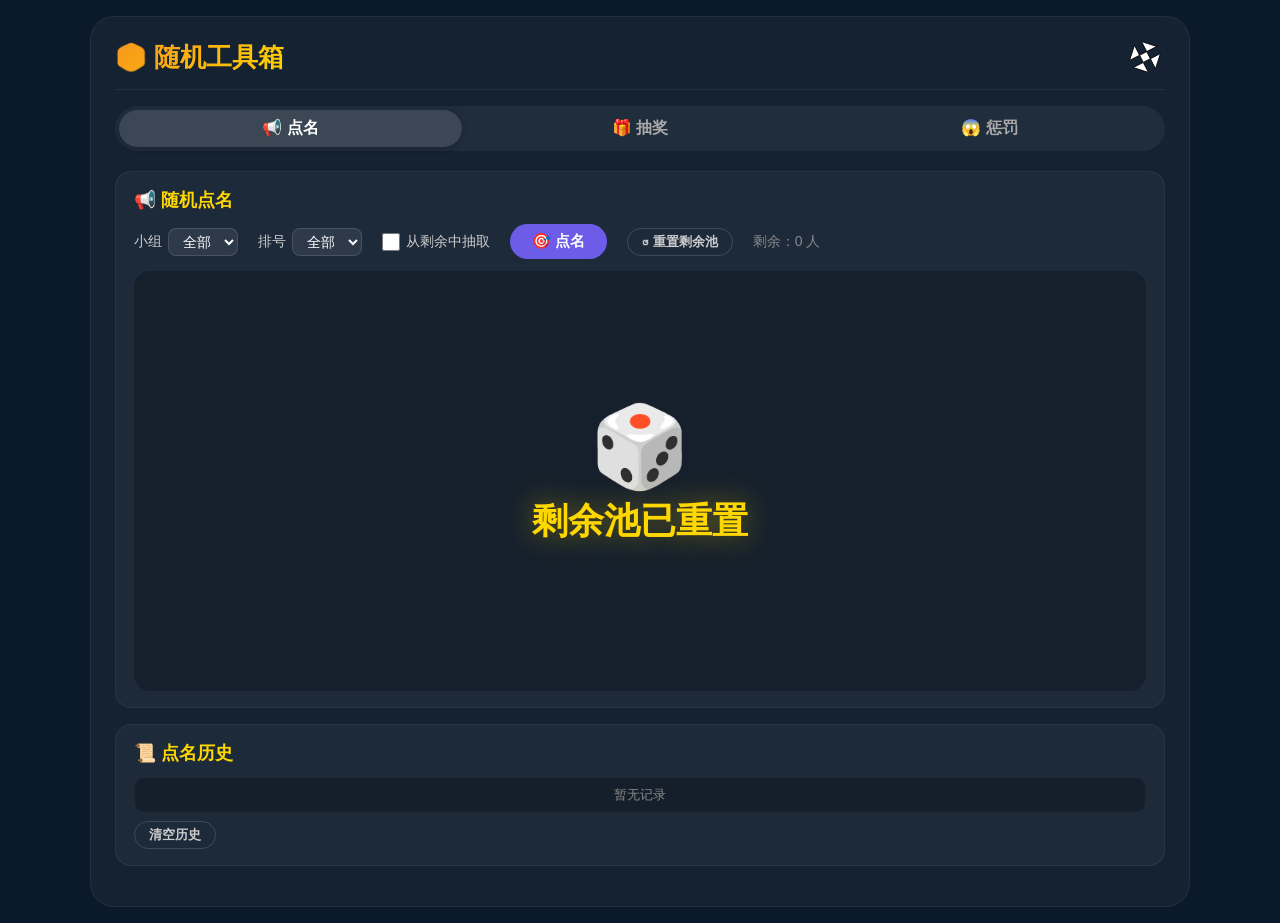
<file: random.html>
<!-- 班级管理系统 | Copyright (c) 2026 黄迁胜 | 根据 MIT 许可证授权 -->
<!DOCTYPE html>
<html lang="zh-CN">
<head>
<meta charset="UTF-8" />
<meta name="viewport" content="width=device-width, initial-scale=1.0" />
<link rel="icon" type="image/svg+xml" href="logo.svg">
<title>🎲 随机工具箱</title>
<script src="dataManager.js"></script>
<style>
* { margin:0; padding:0; box-sizing:border-box; }
body { font-family:'Segoe UI','Microsoft YaHei',sans-serif;
    background:#0b1a2a; color:#fff; padding:16px; min-height:100vh; }
.app { max-width:1100px; margin:0 auto; background:rgba(255,255,255,0.04);
    border-radius:24px; padding:20px 24px 24px; border:1px solid rgba(255,255,255,0.06); }
.header { display:flex; justify-content:space-between; align-items:center;
    flex-wrap:wrap; margin-bottom:16px; padding-bottom:12px;
    border-bottom:1px solid rgba(255,255,255,0.06); }
.header h1 { font-size:26px;
    background:linear-gradient(135deg,#f7971e,#ffd200);
    -webkit-background-clip:text; -webkit-text-fill-color:transparent; }
.back-link { color:#6c5ce7; text-decoration:none; font-weight:500; }
.back-link:hover { text-decoration:underline; }

.tabs { display:flex; gap:6px; margin-bottom:20px; background:rgba(255,255,255,0.05);
    border-radius:40px; padding:4px; }
.tab-btn { flex:1; padding:8px 16px; border:none; border-radius:30px;
    background:transparent; color:#aaa; font-weight:600; font-size:16px;
    cursor:pointer; transition:0.2s; text-align:center; }
.tab-btn.active { background:rgba(255,255,255,0.12); color:#fff;
    box-shadow:0 2px 8px rgba(0,0,0,0.2); }
.tab-btn:hover:not(.active) { background:rgba(255,255,255,0.05); }
.tab-content { display:none; }
.tab-content.active { display:block; }

.card { background:rgba(255,255,255,0.04); border-radius:16px;
    padding:16px 18px; border:1px solid rgba(255,255,255,0.06); margin-bottom:16px; }
.card-title { font-size:18px; font-weight:700; margin-bottom:12px; color:#ffd700; }
.flex-row { display:flex; flex-wrap:wrap; gap:12px 20px; align-items:center; }
.flex-row label { display:flex; align-items:center; gap:6px;
    font-size:14px; color:#ccc; }
.flex-row select, .flex-row input[type="number"] {
    background:rgba(255,255,255,0.08); border:1px solid rgba(255,255,255,0.12);
    color:#fff; padding:4px 10px; border-radius:8px; font-size:14px; outline:none; }
.flex-row select:focus, .flex-row input:focus { border-color:#ffd700; }
.flex-row input[type="checkbox"] { accent-color:#ffd700; width:18px; height:18px; cursor:pointer; }

.prob-hint { font-size:12px; color:#888; line-height:1.6;
    background:rgba(108,92,231,0.08); border-left:3px solid #6c5ce7;
    padding:6px 12px; border-radius:6px; margin-top:10px; }
.prob-hint strong { color:#a29bfe; }

.btn { padding:8px 22px; border:none; border-radius:30px;
    font-weight:600; font-size:15px; cursor:pointer; transition:0.2s;
    display:inline-flex; align-items:center; gap:6px; }
.btn-primary { background:#6c5ce7; color:#fff; }
.btn-primary:hover { background:#5a4bd1; transform:scale(1.02); }
.btn-success { background:#27ae60; color:#fff; }
.btn-success:hover { background:#1e8449; }
.btn-danger { background:#e74c3c; color:#fff; }
.btn-danger:hover { background:#c0392b; }
.btn-outline { background:transparent; border:1px solid rgba(255,255,255,0.15); color:#ccc; }
.btn-outline:hover { background:rgba(255,255,255,0.05); }
.btn-sm { padding:4px 14px; font-size:13px; }
.btn:disabled { opacity:0.5; cursor:not-allowed; transform:none !important; }

/* ========== 进度条 ========== */
.stage-bar { display:flex; align-items:center; justify-content:center;
    gap:8px; margin:8px 0 16px; padding:8px 12px;
    background:rgba(0,0,0,0.25); border-radius:14px; flex-wrap:wrap; }
.stage-step { display:flex; align-items:center; gap:6px; padding:4px 14px;
    border-radius:20px; font-size:13px; font-weight:600;
    background:rgba(255,255,255,0.04); color:#666;
    transition:all 0.3s; }
.stage-step.active { background:rgba(255,215,0,0.2); color:#ffd700;
    box-shadow:0 0 16px rgba(255,215,0,0.3); }
.stage-step.done { background:rgba(46,204,113,0.15); color:#2ecc71; }
.stage-arrow { color:#444; font-size:14px; }
.stage-loop { color:#a29bfe; font-size:12px; padding:0 4px; }
.stage-step .num { width:20px; height:20px; border-radius:50%;
    background:rgba(255,255,255,0.08); display:flex;
    align-items:center; justify-content:center; font-size:11px; }
.stage-step.active .num { background:#ffd700; color:#000; }
.stage-step.done .num { background:#2ecc71; color:#fff; }

/* ========== 舞台 ========== */
.stage-area { min-height:420px; display:flex; align-items:center;
    justify-content:center; background:rgba(0,0,0,0.25);
    border-radius:16px; padding:20px; position:relative;
    overflow:hidden; }
.stage-tip { position:absolute; top:12px; left:50%;
    transform:translateX(-50%); font-size:13px; color:#888;
    background:rgba(0,0,0,0.5); padding:4px 14px; border-radius:20px; z-index:5;
    white-space:nowrap; }
.stage-prob { position:absolute; bottom:10px; left:50%;
    transform:translateX(-50%); font-size:12px; color:#888;
    background:rgba(0,0,0,0.5); padding:4px 14px; border-radius:20px; z-index:5;
    white-space:nowrap; }
.stage-prob strong { color:#a29bfe; }

/* ========== 点名 ========== */
.call-showcase { display:flex; flex-direction:column; align-items:center;
    justify-content:center; gap:10px; min-height:200px; }
.call-pet { font-size:80px; line-height:1; }
.call-pet.rolling { animation:petShake 0.15s infinite; }
.call-name { font-size:36px; font-weight:800; color:#ffd700;
    text-shadow:0 0 30px rgba(255,215,0,0.4); }
.call-meta { font-size:15px; color:#aaa; }
@keyframes petShake {
    0%,100% { transform:translateY(0) scale(1); }
    50% { transform:translateY(-6px) scale(1.08); }
}
.call-pet.final { animation:petFinal 0.6s cubic-bezier(0.34,1.56,0.64,1); }
@keyframes petFinal {
    0% { transform:scale(0.3); opacity:0; }
    60% { transform:scale(1.4); opacity:1; }
    100% { transform:scale(1); }
}

/* ========== 转盘 ========== */
.wheel-wrap { position:relative; width:360px; height:360px; }
.wheel-canvas { width:100%; height:100%; display:block; }
.wheel-pointer { position:absolute; top:-14px; left:50%; transform:translateX(-50%);
    font-size:40px; z-index:2; filter:drop-shadow(0 2px 6px rgba(0,0,0,0.6)); }
.wheel-center { position:absolute; top:50%; left:50%;
    transform:translate(-50%,-50%); width:80px; height:80px;
    background:radial-gradient(circle,#1a2a3a,#0b1626);
    border:3px solid #ffd700; border-radius:50%;
    display:flex; align-items:center; justify-content:center;
    font-size:36px; z-index:2; box-shadow:0 0 24px rgba(255,215,0,0.4); }

/* ========== 翻牌 ========== */
.card-deck { display:grid; grid-template-columns:repeat(4,1fr);
    gap:12px; max-width:520px; width:100%; }
.pcard { aspect-ratio:2/3; border-radius:12px; cursor:pointer;
    transition:transform 0.3s; perspective:800px; }
.pcard-inner { position:relative; width:100%; height:100%;
    transition:transform 0.6s; transform-style:preserve-3d; border-radius:12px; }
.pcard.flipped .pcard-inner { transform:rotateY(180deg); }
.pcard-face { position:absolute; inset:0; border-radius:12px;
    backface-visibility:hidden; display:flex; flex-direction:column;
    align-items:center; justify-content:center; padding:8px;
    font-weight:700; overflow:hidden; }
.pcard-back { background:linear-gradient(135deg,#1e3a5f,#0d1f33);
    border:2px solid #ffd700; color:#ffd700; font-size:32px; }
.pcard-front { background:linear-gradient(135deg,#fff8e0,#ffd700);
    color:#1a2a3a; transform:rotateY(180deg); font-size:13px;
    text-align:center; line-height:1.3; padding:10px 6px; }
.pcard-front .card-emoji { font-size:30px; margin-bottom:6px; }
.pcard-front.advance { background:linear-gradient(135deg,#a29bfe,#6c5ce7);
    color:#fff; border:2px solid #fff; }
.pcard:hover:not(.flipped) { transform:translateY(-6px); }
.pcard:hover:not(.flipped) .pcard-back { box-shadow:0 0 24px rgba(255,215,0,0.5); }
.pcard.flipped { cursor:default; }
.pcard.flipped .pcard-inner { box-shadow:0 0 24px rgba(255,215,0,0.5); }

/* ========== 老虎机 ========== */
.slot-machine { display:flex; gap:14px; padding:20px 24px;
    background:linear-gradient(180deg,#1a2a3a,#0b1626);
    border-radius:16px; border:3px solid #ffd700;
    box-shadow:0 0 40px rgba(255,215,0,0.2), inset 0 0 20px rgba(0,0,0,0.5);
    transition:transform 0.2s; }
.slot-machine:hover { transform:scale(1.02); }
.slot-reel { width:100px; height:130px; overflow:hidden;
    background:rgba(0,0,0,0.5); border-radius:10px;
    border:2px solid rgba(255,215,0,0.3); position:relative; }
.slot-track { display:flex; flex-direction:column; align-items:center;
    transition:transform 0.15s linear; }
.slot-cell { height:130px; display:flex; align-items:center; justify-content:center;
    font-size:64px; line-height:1; flex-shrink:0; }
.slot-reel.spinning .slot-track { animation:slotSpin 0.12s linear infinite; }
@keyframes slotSpin {
    0% { transform:translateY(0); }
    100% { transform:translateY(-130px); }
}
.slot-result { margin-top:18px; font-size:22px; font-weight:800; color:#ffd700;
    text-align:center; min-height:34px; }

/* ========== 陨石 ========== */
.meteor-scene { position:relative; width:100%; height:400px; overflow:hidden;
    background:radial-gradient(ellipse at center,#0a1525,#000);
    border-radius:16px; cursor:crosshair; }
.meteor-star { position:absolute; width:2px; height:2px; background:#fff;
    border-radius:50%; }
.meteor-target { position:absolute; width:80px; height:80px;
    border:2px dashed rgba(255,215,0,0.7); border-radius:50%;
    transform:translate(-50%,-50%); pointer-events:none;
    animation:targetPulse 1s ease-in-out infinite;
    transition:border-color 0.3s; }
@keyframes targetPulse {
    0%,100% { transform:translate(-50%,-50%) scale(1); opacity:0.7; }
    50% { transform:translate(-50%,-50%) scale(1.12); opacity:1; }
}
.meteor-character { position:absolute; font-size:44px; line-height:1;
    transform:translate(-50%,-50%);
    z-index:10; pointer-events:none;
    filter:drop-shadow(0 4px 10px rgba(0,0,0,0.7));
    animation:characterWobble 1.6s ease-in-out infinite;
    transition:opacity 0.3s, transform 0.3s; }
@keyframes characterWobble {
    0%,100% { transform:translate(-50%,-50%) rotate(-5deg); }
    50% { transform:translate(-50%,-50%) rotate(5deg); }
}
.meteor-character.hit { animation:characterHit 0.4s; }
@keyframes characterHit {
    0% { transform:translate(-50%,-50%) scale(1); }
    50% { transform:translate(-50%,-50%) scale(0.3) rotate(180deg); }
    100% { transform:translate(-50%,-50%) scale(0); opacity:0; }
}
.meteor-character.escape { animation:characterEscape 0.6s forwards; }
@keyframes characterEscape {
    0% { transform:translate(-50%,-50%) scale(1); }
    100% { transform:translate(-50%,-50%) translateY(-30px) scale(0.9); opacity:0.6; }
}
.meteor { position:absolute; font-size:70px; top:-100px;
    filter:drop-shadow(0 0 20px rgba(255,120,0,0.9));
    transition:top 1.3s cubic-bezier(0.7,0,0.9,1), left 1.3s cubic-bezier(0.7,0,0.9,1), transform 1.3s;
    transform:translate(-50%,0); z-index:20; }
.meteor.falling { transform:translate(-50%,0) rotate(720deg); }
.skull-result { position:absolute; font-size:90px;
    transform:translate(-50%,-50%) scale(0); pointer-events:none;
    transition:transform 0.5s cubic-bezier(0.34,1.56,0.64,1); z-index:25; }
.skull-result.show { transform:translate(-50%,-50%) scale(1); }
.meteor-text { position:absolute; left:50%; top:50%;
    transform:translate(-50%,-50%); font-size:26px; font-weight:800;
    color:#ffd700; text-shadow:0 0 30px rgba(0,0,0,0.9);
    text-align:center; pointer-events:none; opacity:0;
    transition:opacity 0.4s; white-space:nowrap; z-index:30; }
.meteor-text.show { opacity:1; }
.meteor-impact { position:absolute; width:0; height:0; border-radius:50%;
    background:radial-gradient(circle, #fff 0%, #ffd700 20%, #ff8c00 45%, #ff4d4d 65%, transparent 100%);
    pointer-events:none; z-index:22;
    transform:translate(-50%,-50%); }
.meteor-impact.boom { animation:meteorBoom 0.6s ease-out; }
@keyframes meteorBoom {
    0% { width:0; height:0; opacity:0; }
    20% { width:180px; height:180px; opacity:1; }
    60% { width:280px; height:280px; opacity:0.7; }
    100% { width:360px; height:360px; opacity:0; }
}

/* ========== 扫雷 ========== */
.mine-field { display:grid; gap:6px; padding:14px;
    background:rgba(0,0,0,0.4); border-radius:14px;
    border:2px solid rgba(255,215,0,0.2); }
.mine-cell { width:64px; height:64px; border-radius:8px;
    background:linear-gradient(180deg,#2a3a4a,#1a2a3a);
    border:2px solid rgba(255,255,255,0.15); cursor:pointer;
    display:flex; align-items:center; justify-content:center;
    font-size:26px; font-weight:800; color:#fff;
    transition:transform 0.15s, background 0.2s;
    box-shadow:inset 0 -4px 0 rgba(0,0,0,0.3), 0 2px 6px rgba(0,0,0,0.3); }
.mine-cell:hover:not(.revealed) { transform:scale(1.06);
    border-color:#ffd700;
    box-shadow:0 0 16px rgba(255,215,0,0.4); }
.mine-cell.revealed { cursor:default; transform:none; }
.mine-cell.revealed.safe { background:linear-gradient(180deg,#2ecc71,#1e8449); }
.mine-cell.revealed.boom { background:linear-gradient(180deg,#e74c3c,#8b1a22);
    animation:mineBoom 0.5s; }
@keyframes mineBoom {
    0%,100% { transform:scale(1); }
    50% { transform:scale(1.3); }
}
.mine-result { margin-top:14px; font-size:22px; font-weight:800;
    text-align:center; min-height:32px; }

/* ========== 手枪 ========== */
.gun-scene { display:flex; flex-direction:column; align-items:center; gap:20px; }
.gun-barrel { width:300px; height:300px; border-radius:50%;
    background:radial-gradient(circle at 50% 45%, #000 0%, #0a0a0a 35%, #1a1a1a 60%, #2a2a2a 75%, #0a0a0a 100%);
    border:8px solid #1a1a1a; position:relative; cursor:pointer;
    box-shadow:0 0 60px rgba(0,0,0,0.9), inset 0 0 40px rgba(0,0,0,1);
    display:flex; align-items:center; justify-content:center;
    transition:transform 0.2s; overflow:hidden; }
.gun-barrel:hover { transform:scale(1.03); }
.gun-barrel.clicked { animation:gunKick 0.4s; }
@keyframes gunKick {
    0%,100% { transform:translate(0,0) scale(1); }
    30% { transform:translate(-8px,6px) scale(1.05); }
    60% { transform:translate(3px,-3px) scale(1.02); }
}
.gun-chambers { position:absolute; width:100%; height:100%; }
.gun-chamber { position:absolute; width:38px; height:38px;
    border-radius:50%; background:#0a0a0a;
    border:2px solid #333; top:50%; left:50%;
    transform:translate(-50%,-50%); transition:background 0.15s;
    box-shadow:inset 0 0 8px #000; }
.gun-chamber.loaded { background:radial-gradient(circle,#ff4d4d,#8b1a22);
    border-color:#ff4d4d; box-shadow:0 0 24px rgba(255,77,77,0.9); }
.gun-muzzle { position:absolute; top:50%; left:50%;
    transform:translate(-50%,-50%);
    width:96px; height:96px; border-radius:50%;
    background:radial-gradient(circle, #000 0%, #050505 45%, #1a1a1a 70%, #333 85%, #0a0a0a 100%);
    border:3px solid #444;
    box-shadow:inset 0 6px 16px rgba(0,0,0,1), inset 0 -2px 8px rgba(255,255,255,0.08), 0 0 24px rgba(0,0,0,0.9);
    z-index:3; pointer-events:none; }
.gun-muzzle::before { content:''; position:absolute;
    top:50%; left:50%; transform:translate(-50%,-50%);
    width:56px; height:56px; border-radius:50%;
    background:radial-gradient(circle, #000 0%, #0a0a0a 70%, #1a1a1a 100%);
    box-shadow:inset 0 0 24px #000, inset 0 0 6px rgba(255,255,255,0.05); }
.gun-muzzle::after { content:''; position:absolute;
    top:12%; left:22%; width:34px; height:14px; border-radius:50%;
    background:radial-gradient(ellipse, rgba(255,255,255,0.15), transparent 70%);
    transform:rotate(-25deg); }
.muzzle-flash { position:absolute; top:50%; left:50%;
    transform:translate(-50%,-50%);
    width:0; height:0; border-radius:50%;
    background:radial-gradient(circle, #fff 0%, #ffd700 25%, #ff8c00 50%, #ff4d4d 70%, transparent 100%);
    pointer-events:none; z-index:20; opacity:0; }
.muzzle-flash.fire { animation:muzzleFlash 0.5s ease-out; }
@keyframes muzzleFlash {
    0% { width:0; height:0; opacity:0; }
    15% { width:340px; height:340px; opacity:1; }
    60% { width:420px; height:420px; opacity:0.6; }
    100% { width:500px; height:500px; opacity:0; }
}
.gun-result { font-size:24px; font-weight:800;
    text-align:center; min-height:36px; }

/* ========== 历史 ========== */
.history-box { max-height:200px; overflow-y:auto; background:rgba(0,0,0,0.25);
    border-radius:10px; padding:8px 12px; margin-top:10px;
    font-size:13px; border:1px solid rgba(255,255,255,0.04); }
.history-box .entry { display:flex; justify-content:space-between;
    padding:4px 0; border-bottom:1px solid rgba(255,255,255,0.04); color:#ccc; }
.history-box .entry .time { color:#888; font-size:12px; }

/* ========== 列表 ========== */
.item-list { display:flex; flex-direction:column; gap:6px; margin:8px 0 12px; }
.item-row { display:flex; align-items:center; gap:8px;
    background:rgba(255,255,255,0.03); padding:4px 8px; border-radius:8px; flex-wrap:wrap; }
.item-row .level-tag { font-size:12px; font-weight:700; padding:0 8px;
    border-radius:12px; background:rgba(255,215,0,0.15); color:#ffd700; }
.item-row .level-tag.lv1 { background:rgba(108,92,231,0.2); color:#a29bfe; }
.item-row .level-tag.lv2 { background:rgba(0,184,148,0.2); color:#55efc4; }
.item-row .level-tag.lv3 { background:rgba(225,112,85,0.2); color:#fab1a0; }
.item-row .name { flex:1; font-size:14px; }
.item-row .weight-input { width:50px; background:rgba(255,255,255,0.06);
    border:1px solid rgba(255,255,255,0.08); color:#fff; border-radius:4px;
    padding:2px 4px; text-align:center; font-size:13px; }
.item-row .del-btn { background:none; border:none; color:#e74c3c;
    cursor:pointer; font-size:16px; padding:0 4px; }
.item-row .del-btn:hover { color:#ff6b6b; }
.empty-tip { color:#888; font-size:14px; padding:12px; text-align:center; }

/* ========== 特效 ========== */
.fx-container { position:fixed; top:0; left:0; width:100%; height:100%;
    pointer-events:none; z-index:99999; overflow:hidden; }
.confetti { position:absolute; width:8px; height:8px; background:#ffd700;
    animation:confettiFall 2s linear forwards; }
@keyframes confettiFall {
    0% { transform:translateY(0) rotate(0deg); opacity:1; }
    100% { transform:translateY(400px) rotate(720deg); opacity:0; }
}
.firework-particle { position:absolute; border-radius:50%;
    animation:fireworkBurst 1s ease-out forwards; box-shadow:0 0 6px currentColor; }
@keyframes fireworkBurst {
    0% { transform:translate(0,0) scale(1); opacity:1; }
    100% { transform:translate(var(--fx),var(--fy)) scale(0); opacity:0; }
}
.shake { animation:shake 0.5s ease; }
@keyframes shake {
    0%,100% { transform:translateX(0); }
    20% { transform:translateX(-10px); }
    40% { transform:translateX(10px); }
    60% { transform:translateX(-6px); }
    80% { transform:translateX(6px); }
}
.glow-flash { animation:glowFlash 0.6s ease 2; }
@keyframes glowFlash {
    0%,100% { text-shadow:0 0 20px #ffd700; }
    50% { text-shadow:0 0 60px #ffd700, 0 0 120px #ffaa00; }
}
.screen-flash { position:fixed; inset:0; background:#fff;
    z-index:99998; pointer-events:none; opacity:0; }
.screen-flash.fire { animation:screenFlash 0.4s ease-out; }
@keyframes screenFlash {
    0% { opacity:0; }
    15% { opacity:0.5; }
    100% { opacity:0; }
}

@media (max-width:700px) {
    .app { padding:16px; }
    .wheel-wrap { width:280px; height:280px; }
    .card-deck { grid-template-columns:repeat(3,1fr); }
    .slot-reel { width:76px; height:100px; }
    .slot-cell { height:100px; font-size:50px; }
    .mine-cell { width:48px; height:48px; font-size:20px; }
    .gun-barrel { width:240px; height:240px; }
    .gun-muzzle { width:76px; height:76px; }
    .gun-muzzle::before { width:44px; height:44px; }
    .gun-chamber { width:32px; height:32px; }
    .call-pet { font-size:60px; }
    .call-name { font-size:28px; }
    .meteor-character { font-size:34px; }
}
</style>
</head>
<body>
<div class="app">
    <div class="header">
        <h1>🎲 随机工具箱</h1>
        <a href="home.html" class="back-link" style="display:inline-flex;align-items:center;">
            <img src="logo.svg" alt="logo" style="width:40px;height:40px;">
        </a>
    </div>

    <div class="tabs" id="tabContainer">
        <button class="tab-btn active" data-tab="call">📢 点名</button>
        <button class="tab-btn" data-tab="reward">🎁 抽奖</button>
        <button class="tab-btn" data-tab="punish">😱 惩罚</button>
    </div>

    <!-- ========== 点名 ========== -->
    <div class="tab-content active" id="tabCall">
        <div class="card">
            <div class="card-title">📢 随机点名</div>
            <div class="flex-row">
                <label>小组
                    <select id="callGroupFilter"><option value="all">全部</option></select>
                </label>
                <label>排号
                    <select id="callOrderFilter">
                        <option value="all">全部</option>
                        <option value="1">1</option><option value="2">2</option>
                        <option value="3">3</option><option value="4">4</option>
                        <option value="5">5</option><option value="6">6</option>
                        <option value="7">7</option><option value="8">8</option>
                        <option value="9">9</option>
                    </select>
                </label>
                <label><input type="checkbox" id="callRemainOnly" /> 从剩余中抽取</label>
                <button class="btn btn-primary" id="callBtn">🎯 点名</button>
                <button class="btn btn-outline btn-sm" id="resetRemainBtn">↺ 重置剩余池</button>
                <span style="font-size:14px;color:#888;">剩余：<span id="remainCount">0</span> 人</span>
            </div>
            <div class="stage-area" style="margin-top:12px;">
                <div class="call-showcase" id="callShowcase">
                    <div class="call-pet" id="callPet">🎲</div>
                    <div class="call-name" id="callName">点击「点名」开始</div>
                    <div class="call-meta" id="callMeta"></div>
                </div>
            </div>
        </div>
        <div class="card">
            <div class="card-title">📜 点名历史</div>
            <div class="history-box" id="callHistoryBox"><div style="color:#888;text-align:center;">暂无记录</div></div>
            <button class="btn btn-outline btn-sm" id="clearCallHistory" style="margin-top:8px;">清空历史</button>
        </div>
    </div>

    <!-- ========== 抽奖 ========== -->
    <div class="tab-content" id="tabReward">
        <div class="card">
            <div class="card-title">🎁 随机抽奖</div>
            <div class="flex-row">
                <button class="btn btn-success" id="rewardDrawBtn">🎲 开始抽奖</button>
                <label style="font-size:13px;color:#ccc;" title="每级之间的过渡概率，含三级→一级循环">
                    🚀 过渡概率
                    <input type="number" id="rewardAdvanceProb" value="15" min="1" max="90" step="1" style="width:64px;"> %
                </label>
                <button class="btn btn-outline btn-sm" id="rewardImportBtn">📥 导入</button>
                <button class="btn btn-outline btn-sm" id="rewardAddBtn">➕ 添加</button>
                <input type="file" id="rewardFileInput" accept=".csv,.json" style="display:none;" />
            </div>
            <div class="prob-hint">
                💡 <strong>过渡概率</strong>决定：一级→二级、二级→三级、三级→一级（循环）的绝对概率。
                下方项目的<strong>权重</strong>只影响同级项目之间的相对比例。
            </div>

            <div class="stage-bar" id="rewardStageBar">
                <div class="stage-step" data-stage="1"><span class="num">1</span>转盘</div>
                <span class="stage-arrow">▶</span>
                <div class="stage-step" data-stage="2"><span class="num">2</span>翻牌</div>
                <span class="stage-arrow">▶</span>
                <div class="stage-step" data-stage="3"><span class="num">3</span>老虎机</div>
                <span class="stage-loop">↻ 回一级</span>
            </div>

            <div class="stage-area" id="rewardStage">
                <div class="stage-tip" id="rewardTip">点击「开始抽奖」启动一级转盘</div>
            </div>

            <div class="item-list" id="rewardList"></div>
        </div>
        <div class="card">
            <div class="card-title">📜 抽奖历史</div>
            <div class="history-box" id="rewardHistoryBox"><div style="color:#888;text-align:center;">暂无记录</div></div>
            <button class="btn btn-outline btn-sm" id="clearRewardHistory" style="margin-top:8px;">清空历史</button>
        </div>
    </div>

    <!-- ========== 惩罚 ========== -->
    <div class="tab-content" id="tabPunish">
        <div class="card">
            <div class="card-title">😱 随机惩罚</div>
            <div class="flex-row">
                <button class="btn btn-danger" id="punishDrawBtn">🎲 开始惩罚</button>
                <label style="font-size:13px;color:#ccc;" title="每级之间的过渡概率，含一级→三级循环">
                    🏃 过渡概率
                    <input type="number" id="punishEscapeProb" value="15" min="1" max="90" step="1" style="width:64px;"> %
                </label>
                <button class="btn btn-outline btn-sm" id="punishImportBtn">📥 导入</button>
                <button class="btn btn-outline btn-sm" id="punishAddBtn">➕ 添加</button>
                <input type="file" id="punishFileInput" accept=".csv,.json" style="display:none;" />
            </div>
            <div class="prob-hint">
                💡 <strong>过渡概率</strong>决定：三级→二级、二级→一级、一级→三级（循环）的绝对概率。
                下方项目的<strong>权重</strong>只影响同级项目之间的相对比例。
            </div>

            <div class="stage-bar" id="punishStageBar">
                <div class="stage-step" data-stage="3"><span class="num">3</span>陨石</div>
                <span class="stage-arrow">▶</span>
                <div class="stage-step" data-stage="2"><span class="num">2</span>扫雷</div>
                <span class="stage-arrow">▶</span>
                <div class="stage-step" data-stage="1"><span class="num">1</span>手枪</div>
                <span class="stage-loop">↻ 回三级</span>
            </div>

            <div class="stage-area" id="punishStage">
                <div class="stage-tip" id="punishTip">点击「开始惩罚」启动三级陨石</div>
            </div>

            <div class="item-list" id="punishList"></div>
        </div>
        <div class="card">
            <div class="card-title">📜 惩罚历史</div>
            <div class="history-box" id="punishHistoryBox"><div style="color:#888;text-align:center;">暂无记录</div></div>
            <button class="btn btn-outline btn-sm" id="clearPunishHistory" style="margin-top:8px;">清空历史</button>
        </div>
    </div>
</div>

<div class="fx-container" id="fxContainer"></div>
<div class="screen-flash" id="screenFlash"></div>

<script>
(function() {
    'use strict';

    const params = new URLSearchParams(window.location.search);
    const CURRENT_CLASS = params.get('classId') || params.get('class')
        || localStorage.getItem('currentClassId') || '一班';
    let students = [];
    let groups = [];

    function loadStudents() {
        const data = DataManager.loadClassData(CURRENT_CLASS);
        if (data && data.students) {
            students = data.students.filter(s => !s.onLeave);
            groups = [...new Set(students.map(s => s.groupName || '未分组'))].sort();
        } else { students = []; groups = []; }
    }

    function getPetPool() {
        const rawPool = students.map(s => s.animal).filter(a => a);
        const defaultPool = ['🐱','🐶','🐰','🐻','🐼','🐨','🐯','🦁','🐮','🐷','🐸','🐵','🐔','🐧','🦊','🐺','🐴','🦄','🐢','🐍','🦋','🐙'];
        const unique = [...new Set(rawPool)];
        const merged = [...unique];
        for (const d of defaultPool) {
            if (merged.length >= 10) break;
            if (!merged.includes(d)) merged.push(d);
        }
        return merged;
    }

    // ============ 音效 & 特效 ============
    function playBeep(freq, duration) {
        try {
            const ctx = new (window.AudioContext || window.webkitAudioContext)();
            const osc = ctx.createOscillator();
            const gain = ctx.createGain();
            osc.type = 'sine'; osc.frequency.value = freq;
            gain.gain.setValueAtTime(0.3, ctx.currentTime);
            gain.gain.exponentialRampToValueAtTime(0.001, ctx.currentTime + duration);
            osc.connect(gain); gain.connect(ctx.destination);
            osc.start(); osc.stop(ctx.currentTime + duration);
        } catch(e) {}
    }

    function playGunshot() {
        try {
            const ctx = new (window.AudioContext || window.webkitAudioContext)();
            const now = ctx.currentTime;
            const osc = ctx.createOscillator();
            const gain = ctx.createGain();
            osc.type = 'square';
            osc.frequency.setValueAtTime(180, now);
            osc.frequency.exponentialRampToValueAtTime(40, now + 0.25);
            gain.gain.setValueAtTime(0.5, now);
            gain.gain.exponentialRampToValueAtTime(0.001, now + 0.35);
            osc.connect(gain); gain.connect(ctx.destination);
            osc.start(now); osc.stop(now + 0.35);

            const bufferSize = ctx.sampleRate * 0.2;
            const buffer = ctx.createBuffer(1, bufferSize, ctx.sampleRate);
            const data = buffer.getChannelData(0);
            for (let i = 0; i < bufferSize; i++) {
                data[i] = (Math.random() * 2 - 1) * Math.exp(-i / (ctx.sampleRate * 0.03));
            }
            const noise = ctx.createBufferSource();
            noise.buffer = buffer;
            const nGain = ctx.createGain();
            nGain.gain.setValueAtTime(0.6, now);
            nGain.gain.exponentialRampToValueAtTime(0.001, now + 0.25);
            noise.connect(nGain); nGain.connect(ctx.destination);
            noise.start(now); noise.stop(now + 0.25);
        } catch(e) {}
    }

    function launchFirework(count) {
        const c = document.getElementById('fxContainer');
        const colors = ['#ff4d4d','#ffaa00','#ffff00','#66ff66','#66ccff','#ff66cc','#ffd700'];
        for (let i = 0; i < count; i++) {
            setTimeout(() => {
                const x = Math.random() * innerWidth * 0.6 + innerWidth * 0.2;
                const y = Math.random() * innerHeight * 0.5 + innerHeight * 0.1;
                const color = colors[Math.floor(Math.random() * colors.length)];
                for (let j = 0; j < 30; j++) {
                    const p = document.createElement('div');
                    p.className = 'firework-particle';
                    const size = 4 + Math.random() * 6;
                    const angle = Math.random() * 2 * Math.PI;
                    const dist = 60 + Math.random() * 120;
                    p.style.cssText = `left:${x}px;top:${y}px;width:${size}px;height:${size}px;background:${color};box-shadow:0 0 6px ${color};--fx:${Math.cos(angle)*dist}px;--fy:${Math.sin(angle)*dist}px;`;
                    c.appendChild(p);
                    setTimeout(() => p.remove(), 1000);
                }
            }, i * 200);
        }
    }

    function launchConfetti(count) {
        const c = document.getElementById('fxContainer');
        const colors = ['#ffd700','#ff6b6b','#6bcb77','#4d96ff','#ff6bff'];
        for (let i = 0; i < count; i++) {
            setTimeout(() => {
                const el = document.createElement('div');
                el.className = 'confetti';
                el.style.left = Math.random() * innerWidth + 'px';
                el.style.top = '-10px';
                el.style.background = colors[Math.floor(Math.random() * colors.length)];
                const sz = 4 + Math.random() * 8;
                el.style.width = sz + 'px'; el.style.height = sz + 'px';
                el.style.borderRadius = Math.random() > 0.5 ? '50%' : '0';
                c.appendChild(el);
                setTimeout(() => el.remove(), 2000);
            }, i * 60);
        }
    }

    function screenFlash() {
        const el = document.getElementById('screenFlash');
        if (!el) return;
        el.classList.add('fire');
        setTimeout(() => el.classList.remove('fire'), 500);
    }

    // ============================================================
    //  点名
    // ============================================================
    let remainPool = [];
    let callHistory = [];
    const CALL_HISTORY_KEY = 'random_call_history_' + CURRENT_CLASS;
    const REMAIN_POOL_KEY = 'random_remain_pool_' + CURRENT_CLASS;

    function loadCallHistory() { try { callHistory = JSON.parse(localStorage.getItem(CALL_HISTORY_KEY) || '[]'); } catch(e) { callHistory = []; } }
    function saveCallHistory() { localStorage.setItem(CALL_HISTORY_KEY, JSON.stringify(callHistory)); }
    function loadRemainPool() { try { remainPool = JSON.parse(localStorage.getItem(REMAIN_POOL_KEY) || '[]'); } catch(e) { remainPool = []; } }
    function saveRemainPool() { localStorage.setItem(REMAIN_POOL_KEY, JSON.stringify(remainPool)); }

    function getFilteredStudents() {
        const group = document.getElementById('callGroupFilter').value;
        const order = document.getElementById('callOrderFilter').value;
        const remainOnly = document.getElementById('callRemainOnly').checked;
        let filtered = students.slice();
        if (group !== 'all') filtered = filtered.filter(s => (s.groupName || '未分组') === group);
        if (order !== 'all') filtered = filtered.filter(s => s.seatOrder === parseInt(order));
        if (remainOnly) filtered = filtered.filter(s => remainPool.includes(s.id));
        return filtered;
    }

    function updateRemainCount() {
        const remainOnly = document.getElementById('callRemainOnly').checked;
        const pool = remainOnly ? remainPool : getFilteredStudents().map(s => s.id);
        document.getElementById('remainCount').textContent = pool.length;
    }

    function renderCallHistory() {
        const box = document.getElementById('callHistoryBox');
        if (!callHistory.length) { box.innerHTML = '<div style="color:#888;text-align:center;">暂无记录</div>'; return; }
        box.innerHTML = callHistory.slice().reverse().map(e => {
            const t = new Date(e.time).toLocaleString();
            return `<div class="entry"><span>${e.pet || '🐱'} ${e.name} (${e.group || '未分组'} ${e.order || ''})</span><span class="time">${t}</span></div>`;
        }).join('');
    }

    function rollCall() {
        const filtered = getFilteredStudents();
        if (filtered.length === 0) {
            document.getElementById('callName').textContent = '⚠️ 没有符合条件的候选人';
            return;
        }
        const petEl = document.getElementById('callPet');
        const nameEl = document.getElementById('callName');
        const metaEl = document.getElementById('callMeta');
        petEl.classList.add('rolling');
        petEl.classList.remove('final');

        let step = 0;
        const totalSteps = 22;
        const timer = setInterval(() => {
            const rand = filtered[Math.floor(Math.random() * filtered.length)];
            petEl.textContent = rand.animal || '🐱';
            nameEl.textContent = rand.name;
            metaEl.textContent = `${rand.groupName || '未分组'} · 排号 ${rand.seatOrder || '-'}`;
            step++;
            if (step >= totalSteps) { clearInterval(timer); finalizeCall(filtered); }
        }, 60);
    }

    function finalizeCall(filtered) {
        const s = filtered[Math.floor(Math.random() * filtered.length)];
        if (document.getElementById('callRemainOnly').checked) {
            remainPool = remainPool.filter(id => id !== s.id);
            saveRemainPool();
        }
        callHistory.push({ time: Date.now(), name: s.name, pet: s.animal || '🐱', group: s.groupName, order: s.seatOrder });
        saveCallHistory();

        const petEl = document.getElementById('callPet');
        const nameEl = document.getElementById('callName');
        const metaEl = document.getElementById('callMeta');
        petEl.classList.remove('rolling');
        petEl.textContent = s.animal || '🐱';
        void petEl.offsetWidth;
        petEl.classList.add('final');
        nameEl.textContent = s.name;
        nameEl.classList.add('glow-flash');
        metaEl.textContent = `${s.groupName || '未分组'} · 排号 ${s.seatOrder || '-'}`;
        setTimeout(() => nameEl.classList.remove('glow-flash'), 1400);
        playBeep(800, 0.2);
        launchConfetti(30);
        updateRemainCount();
        renderCallHistory();
    }

    function resetRemainPool() {
        remainPool = getFilteredStudents().map(s => s.id);
        saveRemainPool();
        updateRemainCount();
        document.getElementById('callPet').textContent = '🎲';
        document.getElementById('callName').textContent = '剩余池已重置';
        document.getElementById('callMeta').textContent = '';
        playBeep(600, 0.1);
    }

    // ============================================================
    //  抽奖 / 惩罚 —— 数据
    // ============================================================
    const REWARD_STORAGE_KEY = 'reward_data_' + CURRENT_CLASS;
    const PUNISH_STORAGE_KEY = 'punishment_data_' + CURRENT_CLASS;
    const REWARD_HISTORY_KEY = 'reward_history_' + CURRENT_CLASS;
    const PUNISH_HISTORY_KEY = 'punishment_history_' + CURRENT_CLASS;

    let rewardItems = [], punishItems = [], rewardHistory = [], punishHistory = [];

    function normalizeItems(arr) {
        if (!Array.isArray(arr)) return [];
        return arr.map(it => ({
            level: parseInt(it.level, 10) || 1,
            weight: parseFloat(it.weight) || 1,
            name: String(it.name || '未命名')
        }));
    }

    function loadRewardData() { try { rewardItems = normalizeItems(JSON.parse(localStorage.getItem(REWARD_STORAGE_KEY) || '[]')); } catch(e) { rewardItems = []; } }
    function saveRewardData() { localStorage.setItem(REWARD_STORAGE_KEY, JSON.stringify(rewardItems)); }
    function loadPunishData() { try { punishItems = normalizeItems(JSON.parse(localStorage.getItem(PUNISH_STORAGE_KEY) || '[]')); } catch(e) { punishItems = []; } }
    function savePunishData() { localStorage.setItem(PUNISH_STORAGE_KEY, JSON.stringify(punishItems)); }
    function loadRewardHistory() { try { rewardHistory = JSON.parse(localStorage.getItem(REWARD_HISTORY_KEY) || '[]'); } catch(e) { rewardHistory = []; } }
    function saveRewardHistory() { localStorage.setItem(REWARD_HISTORY_KEY, JSON.stringify(rewardHistory)); }
    function loadPunishHistory() { try { punishHistory = JSON.parse(localStorage.getItem(PUNISH_HISTORY_KEY) || '[]'); } catch(e) { punishHistory = []; } }
    function savePunishHistory() { localStorage.setItem(PUNISH_HISTORY_KEY, JSON.stringify(punishHistory)); }

    function weightedPick(items) {
        const total = items.reduce((s, it) => s + (it.weight || 1), 0);
        let r = Math.random() * total;
        for (const it of items) {
            r -= (it.weight || 1);
            if (r <= 0) return it;
        }
        return items[items.length - 1];
    }

    function getAdvanceWeight(stageItems, probPercent) {
        const totalItemWeight = stageItems.reduce((s, it) => s + (it.weight || 1), 0);
        const prob = Math.max(0.01, Math.min(0.9, probPercent / 100));
        if (totalItemWeight <= 0) return 1;
        return totalItemWeight * prob / (1 - prob);
    }

    function renderItemList(containerId, items, type) {
        const c = document.getElementById(containerId);
        if (!items.length) { c.innerHTML = '<div class="empty-tip">暂无数据，请添加或导入</div>'; return; }
        c.innerHTML = items.map((it, i) => `
            <div class="item-row">
                <span class="level-tag lv${it.level}">${it.level}级</span>
                <span class="name">${it.name}</span>
                <label style="font-size:12px;color:#888;" title="同级项目之间的相对比例，不影响过渡概率">
                    权重
                    <input type="number" class="weight-input" data-idx="${i}" data-type="${type}" value="${it.weight || 1}" min="0" step="0.1" />
                </label>
                <button class="del-btn" data-idx="${i}" data-type="${type}">✕</button>
            </div>
        `).join('');
        c.querySelectorAll('.weight-input').forEach(inp => {
            inp.addEventListener('change', function() {
                const idx = parseInt(this.dataset.idx);
                let v = parseFloat(this.value);
                if (isNaN(v) || v < 0) v = 1;
                if (type === 'reward') { rewardItems[idx].weight = v; saveRewardData(); }
                else { punishItems[idx].weight = v; savePunishData(); }
            });
        });
        c.querySelectorAll('.del-btn').forEach(btn => {
            btn.addEventListener('click', function() {
                const idx = parseInt(this.dataset.idx);
                if (type === 'reward') { rewardItems.splice(idx, 1); saveRewardData(); renderItemList('rewardList', rewardItems, 'reward'); }
                else { punishItems.splice(idx, 1); savePunishData(); renderItemList('punishList', punishItems, 'punish'); }
            });
        });
    }

    function renderHistory(box, history) {
        if (!history.length) { box.innerHTML = '<div style="color:#888;text-align:center;">暂无记录</div>'; return; }
        box.innerHTML = history.slice().reverse().map(e => {
            const t = new Date(e.time).toLocaleString();
            return `<div class="entry"><span>${e.name} (${e.level}级)</span><span class="time">${t}</span></div>`;
        }).join('');
    }

    // ============================================================
    //  抽奖 —— 1 → 2 → 3 → 1（循环）
    // ============================================================
    let rewardStage = 0;
    let isRewardRolling = false;

    function updateRewardStageBar() {
        document.querySelectorAll('#rewardStageBar .stage-step').forEach(el => {
            const st = parseInt(el.dataset.stage);
            el.classList.toggle('active', st === rewardStage);
            el.classList.toggle('done', rewardStage > 0 && st < rewardStage);
        });
    }

    function getStageItems(items, stage) {
        return items.filter(it => it.level === stage);
    }

    function getRewardAdvanceProb() {
        const el = document.getElementById('rewardAdvanceProb');
        return el ? (parseFloat(el.value) || 15) : 15;
    }

    // ★ 抽奖过渡：1→2、2→3、3→1（循环）
    function getRewardTransition(stage) {
        if (stage === 1) return { name: '🎫 进入二级', next: 2 };
        if (stage === 2) return { name: '🎫 进入三级', next: 3 };
        if (stage === 3) return { name: '🔄 回到一级', next: 1 };
        return null;
    }

    function pickRewardForStage(stage) {
        const stageItems = getStageItems(rewardItems, stage);
        const candidates = stageItems.slice();
        const trans = getRewardTransition(stage);
        if (trans) {
            const advanceWeight = getAdvanceWeight(stageItems, getRewardAdvanceProb());
            candidates.push({
                name: trans.name,
                weight: advanceWeight,
                isAdvance: true,
                nextStage: trans.next
            });
        }
        if (candidates.length === 0) return null;
        return weightedPick(candidates);
    }

    function buildRewardDisplayItems(stage) {
        const items = getStageItems(rewardItems, stage);
        const display = items.slice();
        const trans = getRewardTransition(stage);
        if (trans) {
            const w = getAdvanceWeight(items, getRewardAdvanceProb());
            display.push({
                name: trans.name.replace(/^[^\s]+\s/, ''),
                weight: w,
                isAdvance: true,
                nextStage: trans.next
            });
        }
        return display;
    }

    function renderProbHint(containerEl, stage, type) {
        const isReward = type === 'reward';
        const items = isReward ? getStageItems(rewardItems, stage) : getStageItems(punishItems, stage);
        const prob = isReward ? getRewardAdvanceProb() : getPunishEscapeProb();
        const totalItemWeight = items.reduce((s, it) => s + (it.weight || 1), 0);
        const transName = isReward ? '过渡' : '过渡';
        let hint = '';
        if (items.length === 0) {
            hint = `⚠️ 本级暂无项目`;
        } else {
            hint = `本级项目 ${items.length} 项 · 总权重 ${totalItemWeight.toFixed(1)} · ${transName}概率 <strong>${prob}%</strong>`;
        }
        containerEl.innerHTML = hint;
    }

    function startReward() {
        if (isRewardRolling) return;
        rewardStage = 1;
        updateRewardStageBar();
        renderRewardStage();
        setTimeout(() => { if (rewardStage === 1) spinWheel(); }, 300);
    }

    function renderRewardStage() {
        const stage = document.getElementById('rewardStage');
        stage.innerHTML = '';
        if (rewardStage === 1) {
            stage.innerHTML = `
                <div class="stage-tip" id="rewardTip">🎡 一级 · 转盘</div>
                <div class="wheel-wrap">
                    <div class="wheel-pointer">🔻</div>
                    <canvas class="wheel-canvas" id="wheelCanvas" width="720" height="720"></canvas>
                    <div class="wheel-center">🎁</div>
                </div>
                <div class="stage-prob" id="rewardProb"></div>`;
            drawWheel();
            renderProbHint(document.getElementById('rewardProb'), 1, 'reward');
        } else if (rewardStage === 2) {
            stage.innerHTML = `
                <div class="stage-tip" id="rewardTip">🃏 二级 · 翻牌（点击一张牌）</div>
                <div class="card-deck" id="cardDeck"></div>
                <div class="stage-prob" id="rewardProb"></div>`;
            renderCardDeck();
            renderProbHint(document.getElementById('rewardProb'), 2, 'reward');
        } else if (rewardStage === 3) {
            stage.innerHTML = `
                <div class="stage-tip" id="rewardTip">🎰 三级 · 老虎机（点击机器或「开始抽奖」开转）</div>
                <div style="display:flex;flex-direction:column;align-items:center;">
                    <div class="slot-machine" id="slotMachine" style="cursor:pointer;">
                        <div class="slot-reel"><div class="slot-track"></div></div>
                        <div class="slot-reel"><div class="slot-track"></div></div>
                        <div class="slot-reel"><div class="slot-track"></div></div>
                    </div>
                    <div class="slot-result" id="slotResult">👉 点击开转</div>
                </div>
                <div class="stage-prob" id="rewardProb"></div>`;
            initSlotReels();
            document.getElementById('slotMachine').addEventListener('click', function() {
                if (!isRewardRolling) spinSlot();
            });
            renderProbHint(document.getElementById('rewardProb'), 3, 'reward');
        }
    }

    function drawWheel() {
        const canvas = document.getElementById('wheelCanvas');
        if (!canvas) return;
        const ctx = canvas.getContext('2d');
        const W = canvas.width, H = canvas.height;
        const cx = W / 2, cy = H / 2, R = Math.min(W, H) / 2 - 8;

        const displayItems = buildRewardDisplayItems(1);
        ctx.clearRect(0, 0, W, H);
        if (displayItems.length === 0) {
            ctx.fillStyle = '#666'; ctx.font = '28px Microsoft YaHei';
            ctx.textAlign = 'center';
            ctx.fillText('没有可选项目', cx, cy);
            return;
        }

        const total = displayItems.reduce((s, it) => s + (it.weight || 1), 0);
        const colors = ['#6c5ce7','#00b894','#fdcb6e','#e17055','#0984e3','#fd79a8','#00cec9','#a29bfe','#fab1a0','#74b9ff'];
        let start = -Math.PI / 2;

        displayItems.forEach((it, i) => {
            const angle = (it.weight || 1) / total * Math.PI * 2;
            const end = start + angle;
            ctx.beginPath();
            ctx.moveTo(cx, cy);
            ctx.arc(cx, cy, R, start, end);
            ctx.closePath();
            ctx.fillStyle = it.isAdvance ? '#a29bfe' : colors[i % colors.length];
            ctx.fill();
            ctx.strokeStyle = 'rgba(255,255,255,0.3)';
            ctx.lineWidth = 2;
            ctx.stroke();

            const mid = start + angle / 2;
            ctx.save();
            ctx.translate(cx + Math.cos(mid) * R * 0.68, cy + Math.sin(mid) * R * 0.68);
            ctx.rotate(mid + Math.PI / 2);
            ctx.fillStyle = '#fff';
            ctx.font = 'bold 24px Microsoft YaHei';
            ctx.textAlign = 'center';
            ctx.textBaseline = 'middle';
            const txt = it.name.length > 7 ? it.name.slice(0, 7) + '…' : it.name;
            ctx.fillText(txt, 0, 0);
            ctx.restore();
            start = end;
        });
    }

    function spinWheel() {
        const canvas = document.getElementById('wheelCanvas');
        if (!canvas) return;
        const picked = pickRewardForStage(1);
        if (!picked) { finishReward(null); return; }

        const displayItems = buildRewardDisplayItems(1);
        const total = displayItems.reduce((s, it) => s + (it.weight || 1), 0);

        let angleAcc = 0;
        let pickedMid = 0;
        for (const it of displayItems) {
            const a = (it.weight || 1) / total * Math.PI * 2;
            const sameItem =
                (it.isAdvance && picked.isAdvance) ||
                (!it.isAdvance && !picked.isAdvance && it.name === picked.name);
            if (sameItem) { pickedMid = angleAcc + a / 2; break; }
            angleAcc += a;
        }
        const targetDeg = 360 * 6 + (360 - (pickedMid * 180 / Math.PI)) + (Math.random() * 20 - 10);
        canvas.style.transition = 'none';
        canvas.style.transform = 'rotate(0deg)';
        void canvas.offsetWidth;
        canvas.style.transition = 'transform 4s cubic-bezier(0.17,0.67,0.12,0.99)';
        canvas.style.transform = `rotate(${targetDeg}deg)`;
        isRewardRolling = true;

        setTimeout(() => {
            isRewardRolling = false;
            handleRewardResult(picked);
        }, 4200);
    }

    function renderCardDeck() {
        const deck = document.getElementById('cardDeck');
        if (!deck) return;
        deck.innerHTML = '';
        const count = 8;
        for (let i = 0; i < count; i++) {
            const card = document.createElement('div');
            card.className = 'pcard';
            card.innerHTML = `
                <div class="pcard-inner">
                    <div class="pcard-face pcard-back">❓</div>
                    <div class="pcard-face pcard-front"></div>
                </div>`;
            card.addEventListener('click', () => flipCard(card));
            deck.appendChild(card);
        }
    }

    function flipCard(card) {
        if (isRewardRolling) return;
        if (card.classList.contains('flipped')) return;
        isRewardRolling = true;
        const picked = pickRewardForStage(2);
        if (!picked) { isRewardRolling = false; finishReward(null); return; }

        const front = card.querySelector('.pcard-front');
        if (picked.isAdvance) {
            front.classList.add('advance');
            front.innerHTML = `<div class="card-emoji">🎫</div><div>${picked.name}</div>`;
        } else {
            const emojiArr = ['🎁','🎀','🏆','⭐','💎','👑','🎉','🎊'];
            front.innerHTML = `<div class="card-emoji">${emojiArr[Math.floor(Math.random() * emojiArr.length)]}</div><div>${picked.name}</div>`;
        }
        card.classList.add('flipped');
        playBeep(880, 0.15);

        setTimeout(() => {
            isRewardRolling = false;
            handleRewardResult(picked);
        }, 800);
    }

    function initSlotReels() {
        const emojis = getPetPool();
        document.querySelectorAll('#slotMachine .slot-reel').forEach(reel => {
            const track = reel.querySelector('.slot-track');
            let html = '';
            for (let i = 0; i < 30; i++) {
                html += `<div class="slot-cell">${emojis[Math.floor(Math.random() * emojis.length)]}</div>`;
            }
            track.innerHTML = html;
        });
    }

    function spinSlot() {
        if (isRewardRolling) return;
        isRewardRolling = true;
        const picked = pickRewardForStage(3);
        if (!picked) { isRewardRolling = false; finishReward(null); return; }

        const resultEl = document.getElementById('slotResult');
        resultEl.textContent = '滚动中…';
        const reels = document.querySelectorAll('#slotMachine .slot-reel');
        reels.forEach(r => r.classList.add('spinning'));

        const stopTimes = [1200, 1700, 2300];
        const emojis = getPetPool();
        const finalEmojis = [];
        for (let i = 0; i < reels.length; i++) {
            let e = emojis[Math.floor(Math.random() * emojis.length)];
            let guard = 0;
            while (finalEmojis.includes(e) && guard < 20 && emojis.length > 3) {
                e = emojis[Math.floor(Math.random() * emojis.length)];
                guard++;
            }
            finalEmojis.push(e);
        }

        reels.forEach((reel, i) => {
            setTimeout(() => {
                reel.classList.remove('spinning');
                reel.querySelector('.slot-track').innerHTML = `<div class="slot-cell">${finalEmojis[i]}</div>`;
                playBeep(700 + i * 150, 0.12);
            }, stopTimes[i]);
        });

        setTimeout(() => {
            resultEl.textContent = `🎰 ${picked.name}`;
            resultEl.classList.add('glow-flash');
            setTimeout(() => resultEl.classList.remove('glow-flash'), 1400);
            playBeep(1000, 0.2);
            if (!picked.isAdvance) launchFirework(6);
            isRewardRolling = false;
            handleRewardResult(picked, true);
        }, stopTimes[2] + 300);
    }

    function handleRewardResult(picked, isFinal) {
        if (!picked) { finishReward(null); return; }
        if (picked.isAdvance) {
            rewardStage = picked.nextStage;
            updateRewardStageBar();
            setTimeout(() => { renderRewardStage(); }, 500);
        } else {
            finishReward(picked, isFinal);
        }
    }

    function finishReward(item, isFinal) {
        if (!item) { return; }
        rewardHistory.push({ time: Date.now(), name: item.name, level: rewardStage });
        saveRewardHistory();
        renderHistory(document.getElementById('rewardHistoryBox'), rewardHistory);
        const tip = document.getElementById('rewardTip');
        if (tip) {
            if (isFinal) tip.textContent = `🎉 三级奖励：${item.name}`;
            else tip.textContent = `✅ 获得 ${rewardStage} 级奖励：${item.name}`;
        }
        rewardStage = 0;
        updateRewardStageBar();
    }

    // ============================================================
    //  惩罚 —— 3 → 2 → 1 → 3（循环）
    // ============================================================
    let punishStage = 0;
    let isPunishRolling = false;

    function updatePunishStageBar() {
        document.querySelectorAll('#punishStageBar .stage-step').forEach(el => {
            const st = parseInt(el.dataset.stage);
            el.classList.toggle('active', st === punishStage);
            el.classList.toggle('done', punishStage > 0 && st > punishStage);
        });
    }

    function getPunishEscapeProb() {
        const el = document.getElementById('punishEscapeProb');
        return el ? (parseFloat(el.value) || 15) : 15;
    }

    // ★ 惩罚过渡：3→2、2→1、1→3（循环）
    function getPunishTransition(stage) {
        if (stage === 3) return { name: '💨 缝隙逃生 → 二级', next: 2 };
        if (stage === 2) return { name: '🍀 安全扫过 → 一级', next: 1 };
        if (stage === 1) return { name: '🔄 重回三级', next: 3 };
        return null;
    }

    function pickPunishForStage(stage) {
        const stageItems = getStageItems(punishItems, stage);
        const candidates = stageItems.slice();
        const trans = getPunishTransition(stage);
        if (trans) {
            const escapeWeight = getAdvanceWeight(stageItems, getPunishEscapeProb());
            candidates.push({
                name: trans.name,
                weight: escapeWeight,
                isEscape: true,
                nextStage: trans.next
            });
        }
        if (candidates.length === 0) return null;
        return weightedPick(candidates);
    }

    function startPunish() {
        if (isPunishRolling) return;
        punishStage = 3;
        updatePunishStageBar();
        renderPunishStage();
    }

    function renderPunishStage() {
        const stage = document.getElementById('punishStage');
        stage.innerHTML = '';
        if (punishStage === 3) {
            stage.innerHTML = `
                <div class="stage-tip" id="punishTip">☄️ 三级 · 点击场上任意位置，陨石将坠向那里</div>
                <div class="meteor-scene" id="meteorScene">
                    <div class="skull-result" id="skullResult">💀</div>
                    <div class="meteor-text" id="meteorText"></div>
                </div>
                <div class="stage-prob" id="punishProb"></div>`;
            buildStars();
            document.getElementById('meteorScene').addEventListener('click', onMeteorClick);
            renderProbHint(document.getElementById('punishProb'), 3, 'punish');
        } else if (punishStage === 2) {
            stage.innerHTML = `
                <div class="stage-tip" id="punishTip">💣 二级 · 点击一个格子扫雷</div>
                <div style="display:flex;flex-direction:column;align-items:center;">
                    <div class="mine-field" id="mineField"></div>
                    <div class="mine-result" id="mineResult" style="color:#aaa;"></div>
                </div>
                <div class="stage-prob" id="punishProb"></div>`;
            buildMineField();
            renderProbHint(document.getElementById('punishProb'), 2, 'punish');
        } else if (punishStage === 1) {
            stage.innerHTML = `
                <div class="stage-tip" id="punishTip">🔫 一级 · 点击枪口，转轮决定你的命运</div>
                <div class="gun-scene">
                    <div class="gun-barrel" id="gunBarrel">
                        <div class="gun-chambers" id="gunChambers"></div>
                        <div class="gun-muzzle"></div>
                        <div class="muzzle-flash" id="muzzleFlash"></div>
                    </div>
                    <div class="gun-result" id="gunResult" style="color:#aaa;">点击枪口开枪</div>
                </div>
                <div class="stage-prob" id="punishProb"></div>`;
            buildGun();
            renderProbHint(document.getElementById('punishProb'), 1, 'punish');
        }
    }

    // -------- 三级：陨石（人物站在选定位置） --------
    function buildStars() {
        const scene = document.getElementById('meteorScene');
        if (!scene) return;
        scene.querySelectorAll('.meteor-star').forEach(el => el.remove());
        for (let i = 0; i < 50; i++) {
            const s = document.createElement('div');
            s.className = 'meteor-star';
            s.style.left = Math.random() * 100 + '%';
            s.style.top = Math.random() * 100 + '%';
            s.style.opacity = (0.3 + Math.random() * 0.6).toString();
            scene.appendChild(s);
        }
    }

    function onMeteorClick(e) {
        if (isPunishRolling) return;
        isPunishRolling = true;

        const scene = document.getElementById('meteorScene');
        const rect = scene.getBoundingClientRect();
        const clickX = e.clientX - rect.left;
        const clickY = e.clientY - rect.top;

        const picked = pickPunishForStage(3);
        const isEscape = picked && picked.isEscape;

        // 目标圈（虚线）
        const target = document.createElement('div');
        target.className = 'meteor-target';
        target.style.left = clickX + 'px';
        target.style.top = clickY + 'px';
        scene.appendChild(target);

        // ★ 人物站在圈中央
        const character = document.createElement('div');
        character.className = 'meteor-character';
        character.textContent = '🧍';
        character.style.left = clickX + 'px';
        character.style.top = clickY + 'px';
        scene.appendChild(character);

        // 陨石落点
        let meteorX = clickX;
        let meteorY = clickY;
        if (isEscape) {
            const offsetAngle = Math.random() * Math.PI * 2;
            const offsetDist = 75 + Math.random() * 50;
            meteorX = clickX + Math.cos(offsetAngle) * offsetDist;
            meteorY = clickY + Math.sin(offsetAngle) * offsetDist;
            target.style.borderColor = 'rgba(110,231,183,0.9)';
        }

        const meteor = document.createElement('div');
        meteor.className = 'meteor';
        meteor.textContent = '☄️';
        meteor.style.left = clickX + 'px';
        scene.appendChild(meteor);
        playBeep(500, 0.15);

        setTimeout(() => {
            meteor.classList.add('falling');
            meteor.style.left = meteorX + 'px';
            meteor.style.top = (meteorY - 50) + 'px';
        }, 50);

        setTimeout(() => {
            const skull = document.getElementById('skullResult');
            const text = document.getElementById('meteorText');

            if (isEscape) {
                // 缝隙逃生：人物松一口气
                character.textContent = '🏃';
                character.classList.add('escape');
                text.textContent = picked.name;
                text.style.color = '#6ee7b7';
                text.style.left = clickX + 'px';
                text.style.top = (clickY + 90) + 'px';
                text.classList.add('show');
                playBeep(700, 0.2);
                meteor.style.transition = 'top 0.9s ease-out, left 0.9s ease-out, opacity 0.9s';
                meteor.style.top = (meteorY + 220) + 'px';
                meteor.style.left = (meteorX + 140) + 'px';
                meteor.style.opacity = '0';
                setTimeout(() => {
                    isPunishRolling = false;
                    punishStage = 2;
                    updatePunishStageBar();
                    renderPunishStage();
                }, 1300);
            } else {
                // 砸中：人物被打飞
                character.textContent = '💥';
                character.classList.add('hit');
                const impact = document.createElement('div');
                impact.className = 'meteor-impact';
                impact.style.left = clickX + 'px';
                impact.style.top = clickY + 'px';
                scene.appendChild(impact);
                setTimeout(() => impact.classList.add('boom'), 10);

                skull.style.left = clickX + 'px';
                skull.style.top = clickY + 'px';
                skull.classList.add('show');
                scene.classList.add('shake');
                setTimeout(() => scene.classList.remove('shake'), 500);

                text.textContent = picked ? `💀 ${picked.name}` : '⚠️ 无可用惩罚';
                text.style.color = '#ffd700';
                text.style.left = clickX + 'px';
                text.style.top = (clickY + 90) + 'px';
                text.classList.add('show');

                playBeep(180, 0.4);
                launchConfetti(20);
                if (picked) finalizePunish(picked);
                isPunishRolling = false;
            }
        }, 1400);
    }

    function buildMineField() {
        const field = document.getElementById('mineField');
        field.innerHTML = '';
        const N = 5;
        field.style.gridTemplateColumns = `repeat(${N}, 1fr)`;
        for (let i = 0; i < N * N; i++) {
            const c = document.createElement('div');
            c.className = 'mine-cell';
            c.dataset.idx = i;
            c.addEventListener('click', () => revealMine(c));
            field.appendChild(c);
        }
        document.getElementById('mineResult').textContent = '';
    }

    function revealMine(cell) {
        if (isPunishRolling) return;
        if (cell.classList.contains('revealed')) return;
        isPunishRolling = true;
        const picked = pickPunishForStage(2);
        cell.classList.add('revealed');
        const resultEl = document.getElementById('mineResult');

        if (!picked) {
            cell.classList.add('safe');
            cell.textContent = '⚠️';
            resultEl.textContent = '没有可用惩罚';
            isPunishRolling = false;
            return;
        }

        if (picked.isEscape) {
            cell.classList.add('safe');
            cell.textContent = '🍀';
            playBeep(800, 0.2);
            resultEl.textContent = picked.name;
            resultEl.style.color = '#2ecc71';
            setTimeout(() => {
                isPunishRolling = false;
                punishStage = 1;
                updatePunishStageBar();
                renderPunishStage();
            }, 1000);
        } else {
            cell.classList.add('boom');
            cell.textContent = '💥';
            playBeep(180, 0.4);
            resultEl.textContent = `💣 ${picked.name}`;
            resultEl.style.color = '#ff6b6b';
            resultEl.classList.add('shake');
            setTimeout(() => resultEl.classList.remove('shake'), 500);
            launchConfetti(15);
            finalizePunish(picked);
            isPunishRolling = false;
        }
    }

    function buildGun() {
        const el = document.getElementById('gunChambers');
        el.innerHTML = '';
        const n = 6;
        const loadedIdx = Math.floor(Math.random() * n);
        document.getElementById('gunBarrel').dataset.loadedIdx = loadedIdx;
        for (let i = 0; i < n; i++) {
            const a = (Math.PI * 2 / n) * i - Math.PI / 2;
            const r = 88;
            const x = Math.cos(a) * r, y = Math.sin(a) * r;
            const c = document.createElement('div');
            c.className = 'gun-chamber';
            c.style.left = `calc(50% + ${x}px)`;
            c.style.top = `calc(50% + ${y}px)`;
            el.appendChild(c);
        }
        document.getElementById('gunBarrel').addEventListener('click', fireGun);
    }

    function fireGun() {
        if (isPunishRolling) return;
        isPunishRolling = true;
        const barrel = document.getElementById('gunBarrel');
        const resultEl = document.getElementById('gunResult');
        const n = 6;
        const loadedIdx = parseInt(barrel.dataset.loadedIdx);
        const anglePerSlot = 360 / n;
        const spins = 360 * 4;
        const targetDeg = spins + (360 - loadedIdx * anglePerSlot);

        barrel.style.transition = 'transform 2.5s cubic-bezier(0.2,0.8,0.2,1)';
        barrel.style.transform = `rotate(${targetDeg}deg)`;
        resultEl.textContent = '转轮旋转…';

        setTimeout(() => {
            barrel.classList.add('clicked');
            setTimeout(() => barrel.classList.remove('clicked'), 400);

            const chambers = barrel.querySelectorAll('.gun-chamber');
            if (chambers[loadedIdx]) chambers[loadedIdx].classList.add('loaded');

            const flash = document.getElementById('muzzleFlash');
            if (flash) {
                flash.classList.add('fire');
                setTimeout(() => flash.classList.remove('fire'), 600);
            }
            screenFlash();
            playGunshot();

            const picked = pickPunishForStage(1);
            setTimeout(() => {
                if (!picked) {
                    resultEl.textContent = '⚠️ 无可用惩罚';
                    isPunishRolling = false;
                    return;
                }
                // ★ 一级循环回三级
                if (picked.isEscape) {
                    resultEl.innerHTML = picked.name;
                    resultEl.style.color = '#a29bfe';
                    playBeep(700, 0.2);
                    setTimeout(() => {
                        isPunishRolling = false;
                        punishStage = 3;
                        updatePunishStageBar();
                        renderPunishStage();
                    }, 1200);
                } else {
                    resultEl.innerHTML = `🔫 ${picked.name}`;
                    resultEl.style.color = '#ff6b6b';
                    resultEl.classList.add('shake');
                    setTimeout(() => resultEl.classList.remove('shake'), 500);
                    launchConfetti(25);
                    finalizePunish(picked);
                    isPunishRolling = false;
                }
            }, 500);
        }, 2600);
    }

    function finalizePunish(item) {
        punishHistory.push({ time: Date.now(), name: item.name, level: punishStage });
        savePunishHistory();
        renderHistory(document.getElementById('punishHistoryBox'), punishHistory);
    }

    // ============================================================
    //  导入
    // ============================================================
    function importItems(file, type) {
        const reader = new FileReader();
        reader.onload = function(e) {
            const text = e.target.result;
            let parsed = [];
            try {
                const json = JSON.parse(text);
                if (Array.isArray(json)) parsed = json;
            } catch(err) {
                const lines = text.split('\n').filter(l => l.trim());
                parsed = lines.map(line => {
                    const parts = line.split(',').map(s => s.trim());
                    return { level: parseInt(parts[0]) || 1, name: parts[1] || '未命名', weight: parseFloat(parts[2]) || 1 };
                });
            }
            if (!parsed.length) { alert('导入失败：未解析到有效数据'); return; }
            parsed = normalizeItems(parsed);
            if (type === 'reward') {
                rewardItems = rewardItems.concat(parsed); saveRewardData();
                renderItemList('rewardList', rewardItems, 'reward');
            } else {
                punishItems = punishItems.concat(parsed); savePunishData();
                renderItemList('punishList', punishItems, 'punish');
            }
            alert('成功导入 ' + parsed.length + ' 项！');
            playBeep(500, 0.1);
        };
        reader.readAsText(file);
    }

    // ============================================================
    //  初始化
    // ============================================================
    function init() {
        loadStudents();
        const groupSelect = document.getElementById('callGroupFilter');
        groupSelect.innerHTML = '<option value="all">全部</option>';
        groups.forEach(g => {
            const o = document.createElement('option'); o.value = g; o.textContent = g;
            groupSelect.appendChild(o);
        });

        loadCallHistory(); loadRemainPool();
        loadRewardData(); loadPunishData();
        loadRewardHistory(); loadPunishHistory();
        renderCallHistory();
        renderItemList('rewardList', rewardItems, 'reward');
        renderItemList('punishList', punishItems, 'punish');
        renderHistory(document.getElementById('rewardHistoryBox'), rewardHistory);
        renderHistory(document.getElementById('punishHistoryBox'), punishHistory);
        updateRemainCount();

        document.querySelectorAll('.tab-btn').forEach(btn => {
            btn.addEventListener('click', function() {
                document.querySelectorAll('.tab-btn').forEach(b => b.classList.remove('active'));
                this.classList.add('active');
                document.querySelectorAll('.tab-content').forEach(tc => tc.classList.remove('active'));
                document.getElementById('tab' + this.dataset.tab.charAt(0).toUpperCase() + this.dataset.tab.slice(1)).classList.add('active');
            });
        });

        document.getElementById('callBtn').addEventListener('click', rollCall);
        document.getElementById('resetRemainBtn').addEventListener('click', resetRemainPool);
        document.getElementById('clearCallHistory').addEventListener('click', function() {
            if (confirm('清空点名历史？')) { callHistory = []; saveCallHistory(); renderCallHistory(); }
        });
        ['callGroupFilter','callOrderFilter','callRemainOnly'].forEach(id => {
            document.getElementById(id).addEventListener('change', updateRemainCount);
        });

        document.getElementById('rewardDrawBtn').addEventListener('click', function() {
            if (isRewardRolling) return;
            if (rewardStage === 3 && document.getElementById('slotMachine')) {
                spinSlot();
                return;
            }
            rewardStage = 0;
            updateRewardStageBar();
            document.getElementById('rewardStage').innerHTML = '<div class="stage-tip" id="rewardTip">准备中…</div>';
            setTimeout(startReward, 200);
        });
        document.getElementById('rewardAddBtn').addEventListener('click', function() {
            const level = prompt('层级（1/2/3）：', '1');
            if (level === null) return;
            const lv = parseInt(level);
            if (isNaN(lv) || lv < 1 || lv > 3) { alert('层级必须为 1/2/3'); return; }
            const name = prompt('奖励名称：'); if (!name) return;
            const weight = prompt('权重（默认1）：', '1');
            rewardItems.push({ level: lv, name: name.trim(), weight: parseFloat(weight) || 1 });
            saveRewardData(); renderItemList('rewardList', rewardItems, 'reward');
        });
        document.getElementById('rewardImportBtn').addEventListener('click', () => document.getElementById('rewardFileInput').click());
        document.getElementById('rewardFileInput').addEventListener('change', function() {
            if (this.files.length) { importItems(this.files[0], 'reward'); this.value = ''; }
        });
        document.getElementById('clearRewardHistory').addEventListener('click', function() {
            if (confirm('清空抽奖历史？')) { rewardHistory = []; saveRewardHistory(); renderHistory(document.getElementById('rewardHistoryBox'), rewardHistory); }
        });

        document.getElementById('punishDrawBtn').addEventListener('click', function() {
            if (isPunishRolling) return;
            punishStage = 0;
            updatePunishStageBar();
            document.getElementById('punishStage').innerHTML = '<div class="stage-tip" id="punishTip">准备中…</div>';
            setTimeout(startPunish, 200);
        });
        document.getElementById('punishAddBtn').addEventListener('click', function() {
            const level = prompt('层级（1/2/3）：', '1');
            if (level === null) return;
            const lv = parseInt(level);
            if (isNaN(lv) || lv < 1 || lv > 3) { alert('层级必须为 1/2/3'); return; }
            const name = prompt('惩罚名称：'); if (!name) return;
            const weight = prompt('权重（默认1）：', '1');
            punishItems.push({ level: lv, name: name.trim(), weight: parseFloat(weight) || 1 });
            savePunishData(); renderItemList('punishList', punishItems, 'punish');
        });
        document.getElementById('punishImportBtn').addEventListener('click', () => document.getElementById('punishFileInput').click());
        document.getElementById('punishFileInput').addEventListener('change', function() {
            if (this.files.length) { importItems(this.files[0], 'punish'); this.value = ''; }
        });
        document.getElementById('clearPunishHistory').addEventListener('click', function() {
            if (confirm('清空惩罚历史？')) { punishHistory = []; savePunishHistory(); renderHistory(document.getElementById('punishHistoryBox'), punishHistory); }
        });

        if (remainPool.length === 0) resetRemainPool();
    }

    document.addEventListener('DOMContentLoaded', init);
})();
</script>
</body>
</html>
</file>
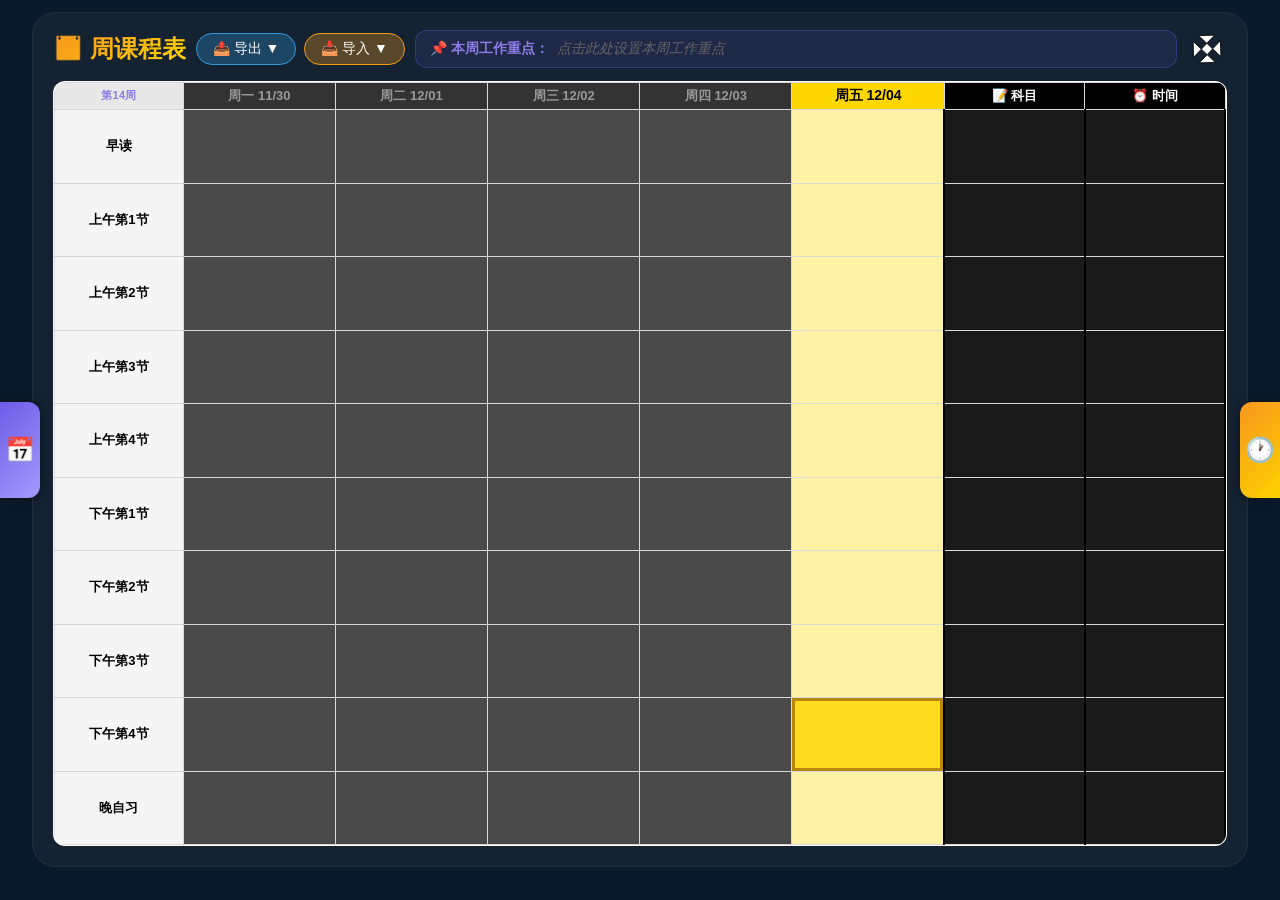
<file: schedule.html>
<!-- 班级管理系统 | Copyright (c) 2026 黄迁胜 | 根据 MIT 许可证授权 -->
<!DOCTYPE html>
<html lang="zh-CN">
<head>
    <meta charset="UTF-8">
    <meta name="viewport" content="width=device-width, initial-scale=1.0">
    <link rel="icon" type="image/svg+xml" href="logo.svg">
    <title>📅 周课程表</title>
    <link rel="stylesheet" href="schedule.css">
</head>
<body>

    <div class="app">
        <div class="header">
            <h1>📅 周课程表</h1>

            <div class="btn-group">
                <div class="dropdown-wrap" id="exportDropdown">
                    <button class="btn btn-export" onclick="toggleExportMenu(event)">📤 导出 ▼</button>
                    <div class="dropdown-menu">
                        <button class="dropdown-item" onclick="closeAllDropdowns(); exportData()">📄 导出 CSV<span class="sub-hint">可用 Excel 打开、打印查看</span></button>
                        <button class="dropdown-item" onclick="exportJSON()">💾 导出 JSON 完整备份<span class="sub-hint">换电脑、改代码前先导出一份存 U 盘</span></button>
                    </div>
                </div>
                <div class="dropdown-wrap" id="importDropdown">
                    <button class="btn btn-import" onclick="toggleImportMenu(event)">📥 导入 ▼</button>
                    <div class="dropdown-menu">
                        <button class="dropdown-item" onclick="closeAllDropdowns(); document.getElementById('fileInputCSV').click()">📄 导入 CSV<span class="sub-hint">只恢复课程名和备注，评论会丢</span></button>
                        <button class="dropdown-item" onclick="closeAllDropdowns(); document.getElementById('fileInputJSON').click()">💾 导入 JSON 备份<span class="sub-hint">完整恢复所有数据（推荐）</span></button>
                    </div>
                </div>
                <input type="file" id="fileInputCSV" accept=".csv" style="display:none;" onchange="handleImport(event)">
                <input type="file" id="fileInputJSON" accept=".json,application/json" style="display:none;" onchange="handleImportJSON(event)">
            </div>

            <div class="work-focus">
                <span class="work-focus-label">📌 本周工作重点：</span>
                <span class="work-focus-text empty" id="workFocusText" onclick="editWorkFocus()">点击此处设置本周工作重点</span>
            </div>

            <a href="home.html" class="back-link"><img src="logo.svg" alt="logo"></a>
        </div>

        <div class="table-wrap">
            <table id="scheduleTable">
                <thead id="tableHead"></thead>
                <tbody id="tableBody"></tbody>
            </table>
        </div>
    </div>

    <!-- ============ 评分面板 ============ -->
    <div class="rating-panel" id="ratingPanel">
        <div class="panel-header">
            <div class="panel-title">
                <span id="ratingPanelCourseName">课程</span>
                <span class="slot-info" id="ratingPanelSlotInfo">周三 · 第3节</span>
            </div>
            <button class="panel-close-btn" onclick="closePanels()" title="关闭">✕</button>
        </div>
        <div class="panel-avg-row">
            <span class="avg-num" id="ratingPanelAvgNum">🌹 -</span>
            <span class="avg-count" id="ratingPanelAvgCount">暂无评分</span>
        </div>
        <div class="rating-picker" id="ratingPicker">
            <button class="rating-btn" data-score="1">1</button>
            <button class="rating-btn" data-score="2">2</button>
            <button class="rating-btn" data-score="3">3</button>
            <button class="rating-btn" data-score="4">4</button>
            <button class="rating-btn" data-score="5">5</button>
            <button class="rating-btn" data-score="6">6</button>
            <button class="rating-btn" data-score="7">7</button>
            <button class="rating-btn" data-score="8">8</button>
            <button class="rating-btn" data-score="9">9</button>
        </div>
        <textarea class="rating-comment-input" id="ratingCommentInput" placeholder="写点什么（可选）..." maxlength="200"></textarea>
        <div class="rating-actions">
            <button class="btn btn-primary" onclick="submitRating()">提交评分</button>
        </div>
    </div>

    <!-- ============ 评论面板 ============ -->
    <div class="comments-panel" id="commentsPanel">
        <div class="panel-header">
            <div class="panel-title">
                💬 评论
                <span class="slot-info" id="commentsPanelCount">(0)</span>
            </div>
            <button class="panel-close-btn" onclick="closePanels()" title="关闭">✕</button>
        </div>
        <div class="comments-list" id="commentsList">
            <div class="comment-empty">暂无评论</div>
        </div>
    </div>

    <!-- ============ 备注面板 ============ -->
    <div class="note-panel" id="notePanel">
        <div class="note-panel-title">
            <div>📝 <span id="notePanelCourseName">课程</span><span class="slot-info" id="notePanelSlotInfo"></span></div>
            <button class="panel-close-btn" onclick="closeNotePanel()" title="关闭">✕</button>
        </div>
        <textarea class="note-panel-textarea" id="notePanelText" placeholder="给这节课写点备注，比如：讲第三章、作业P45、预习下一节..." maxlength="200"></textarea>
        <div class="note-panel-actions">
            <span class="note-panel-hint">💡 双击课程格子可编辑完整信息</span>
            <div class="note-panel-btns">
                <button class="btn" onclick="closeNotePanel()">取消</button>
                <button class="btn btn-primary" onclick="saveNotePanel()">保存备注</button>
            </div>
        </div>
    </div>

    <!-- ============ 课程编辑弹窗 ============ -->
    <div class="modal-overlay" id="courseModal">
        <div class="modal-box">
            <h3 id="modalTitle">编辑课程</h3>
            <input type="hidden" id="editDayIndex">
            <input type="hidden" id="editPeriodIndex">

            <div class="form-group" id="courseNameGroup">
                <label id="courseNameLabel">课程名称</label>
                <input type="text" id="courseName" placeholder="如：数学、语文、体育...">
            </div>

            <div class="form-group" id="courseTimeGroup" style="display:none;">
                <label>考试时间</label>
                <div class="time-picker-row">
                    <input type="time" id="courseTimeStart" step="300">
                    <span class="sep">至</span>
                    <input type="time" id="courseTimeEnd" step="300">
                </div>
            </div>

            <div class="form-group" id="courseTeacherGroup">
                <label>教师（可选）</label>
                <input type="text" id="courseTeacher" placeholder="如：王老师">
            </div>

            <div class="form-group" id="courseRoomGroup">
                <label>教室（可选）</label>
                <input type="text" id="courseRoom" placeholder="如：本班教室、实验室2、操场">
            </div>

            <div class="form-group" id="courseNoteGroup">
                <label>备注（可选）</label>
                <textarea id="courseNote" placeholder="如：讲第三章，作业P45，预习下一节" maxlength="100"></textarea>
            </div>

            <div class="modal-actions">
                <button class="btn btn-danger" onclick="clearCourse()" style="display:none;" id="clearCourseBtn">清空</button>
                <button class="btn" onclick="closeCourseModal()">取消</button>
                <button class="btn btn-primary" onclick="saveCourse()">保存</button>
            </div>
        </div>
    </div>

    <!-- ============ 节次编辑弹窗 ============ -->
    <div class="modal-overlay" id="periodEditModal">
        <div class="modal-box">
            <h3 id="periodModalTitle">编辑节次</h3>
            <input type="hidden" id="editPeriodRowIndex">
            <div class="form-group">
                <label>节次名称</label>
                <input type="text" id="periodEditNameInput" placeholder="如：上午第1节 / 大课间 9:30-10:00">
            </div>
            <div class="form-group">
                <label>上下课时间（用于判断"当前正在上的课"）</label>
                <div class="time-picker-row">
                    <input type="time" id="periodStartTime" step="60">
                    <span class="sep">至</span>
                    <input type="time" id="periodEndTime" step="60">
                </div>
                <div style="font-size:11px;color:#888;margin-top:4px;">留空则不标记该节次为"当前"</div>
            </div>
            <div class="form-group">
                <label class="banner-check">
                    <input type="checkbox" id="periodIsBanner">
                    <span style="color:#d7b3f0; font-weight:700;">作为横幅行</span>
                    <span class="hint">横跨周一~周五 · 高度减半</span>
                </label>
            </div>
            <div class="period-edit-actions">
                <div class="row">
                    <button class="btn btn-primary" onclick="insertPeriodAbove()">⬆ 在上方插入</button>
                    <button class="btn btn-primary" onclick="insertPeriodBelow()">⬇ 在下方插入</button>
                </div>
                <div class="row">
                    <button class="btn btn-danger" onclick="deletePeriod()">🗑 删除此节次</button>
                    <button class="btn" onclick="closePeriodEditModal()">取消</button>
                </div>
                <button class="btn btn-success" style="width:100%;" onclick="savePeriodName()">✅ 保存名称</button>
            </div>
        </div>
    </div>

    <!-- ============ 时钟（从底部弹出） ============ -->
    <div class="clock-handle" id="clockHandle" onclick="toggleClock()" title="打开时钟">
        <span class="clock-handle-icon">🕐</span>
    </div>

    <div class="clock-drawer" id="clockDrawer">
        <div class="clock-drawer-visual">
            <canvas id="clockCanvas"></canvas>
        </div>
        <div class="clock-drawer-info">
            <div class="clock-drawer-header">
                <span>🕐 时钟</span>
                <button class="clock-drawer-close" onclick="toggleClock()">✕</button>
            </div>
            <div class="clock-digital" id="clockDigital">--:--:--</div>
            <div class="clock-status" id="clockStatus">--</div>
            <div class="clock-angles">
                <div class="clock-angle-item">
                    <span class="angle-label">时针</span>
                    <span class="angle-val" id="hourAngleVal">--°</span>
                </div>
                <div class="clock-angle-item">
                    <span class="angle-label">分针</span>
                    <span class="angle-val" id="minuteAngleVal">--°</span>
                </div>
                <div class="clock-angle-item highlight">
                    <span class="angle-label">夹角</span>
                    <span class="angle-val" id="betweenAngleVal">--°</span>
                </div>
            </div>
            <div class="clock-controls">
                <div class="clock-time-row">
                    <input type="number" id="clockHourInput" class="clock-num-input" min="0" max="23" placeholder="时">
                    <span class="clock-time-sep">:</span>
                    <input type="number" id="clockMinuteInput" class="clock-num-input" min="0" max="59" placeholder="分">
                    <button class="clock-btn clock-btn-set" onclick="applyClockTimeInput()">设定</button>
                </div>
                <div class="clock-btn-row">
                    <button class="clock-btn" id="clockPauseBtn" onclick="toggleClockPause()">⏸ 暂停</button>
                    <button class="clock-btn" onclick="clockStepMinute(-1)">−1 分</button>
                    <button class="clock-btn" onclick="clockStepMinute(1)">+1 分</button>
                    <button class="clock-btn" onclick="clockResetReal()">现在</button>
                </div>
            </div>
        </div>
    </div>

    <!-- ============ 校历（从顶部弹出，横向布局） ============ -->
    <div class="calendar-handle" id="calendarHandle" onclick="toggleCalendar()" title="打开校历">
        <span class="calendar-handle-icon">📅</span>
    </div>

    <div class="calendar-drawer" id="calendarDrawer">
        <div class="calendar-drawer-left">
            <div class="calendar-drawer-title">
                <span>📅 校历</span>
                <button class="calendar-drawer-close" onclick="toggleCalendar()">✕</button>
            </div>
            <div class="calendar-term-title-inline" id="calendarTermTitle">
                <div>2026–2027 学年</div>
                <div>第一学期</div>
                <div>秋季</div>
            </div>
            <div class="calendar-date-pickers">
                <div class="calendar-date-picker">
                    <label>📖 开学日</label>
                    <div class="calendar-date-value" id="calStartDateValue" onclick="editDateValue('start')">--</div>
                </div>
                <div class="calendar-date-picker">
                    <label>🏁 期末日</label>
                    <div class="calendar-date-value" id="calEndDateValue" onclick="editDateValue('end')">--</div>
                </div>
            </div>
        </div>

        <div class="calendar-grid-wrap" id="calendarGridWrap">
            <div class="calendar-grid" id="calendarGrid"></div>
        </div>

        <div class="calendar-drawer-right">
            <div class="calendar-stat-vertical">
                <div class="calendar-stat-item">
                    <span class="stat-label">📚 工作日</span>
                    <span class="stat-num work" id="statRemainingWorkdays">--</span>
                </div>
                <div class="calendar-stat-item">
                    <span class="stat-label">🎉 节假日</span>
                    <span class="stat-num holiday" id="statRemainingHolidays">--</span>
                </div>
            </div>
            <div class="calendar-btn-vertical">
                <button class="calendar-sync-btn" id="calendarSyncBtn" onclick="syncCalendar()">同步法定节假日</button>
                <button class="calendar-sync-btn calendar-manual-btn" id="calendarManualBtn" onclick="toggleManualEdit()">手动选择节假日</button>
            </div>
        </div>
    </div>

    <!-- 隐藏的结束日期选择器（供 editEndDate 调用 showPicker） -->

    <script src="dataManager.js"></script>
    <script src="schedule.js"></script>
</body>
</html>
</file>
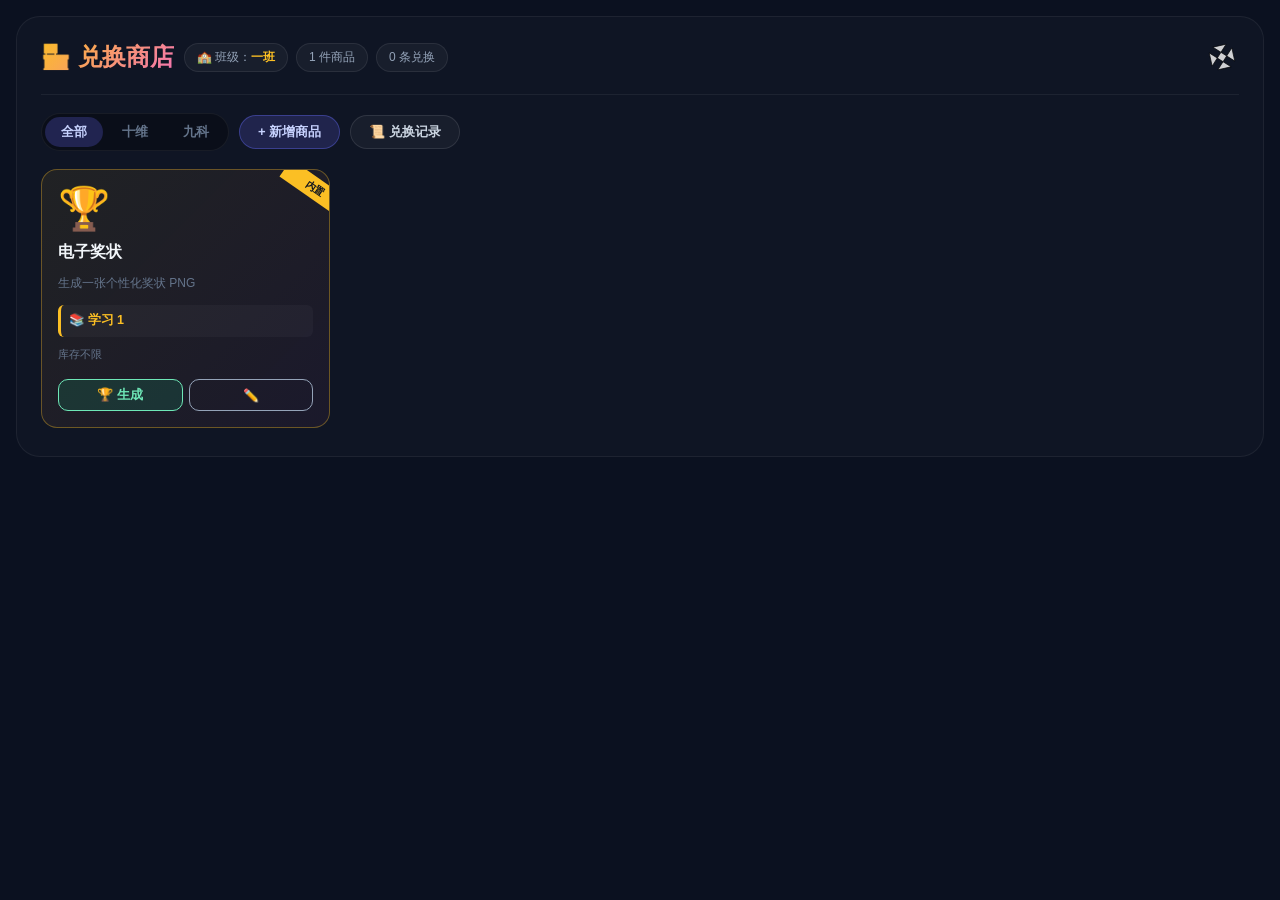
<file: shop.html>
<!-- 班级管理系统 | Copyright (c) 2026 黄迁胜 | 根据 MIT 许可证授权 -->
<!DOCTYPE html>
<html lang="zh-CN">
<head>
    <meta charset="UTF-8">
    <meta name="viewport" content="width=device-width, initial-scale=1.0">
    <link rel="icon" type="image/svg+xml" href="logo.svg">
    <title>🏪 兑换商店</title>
    <style>
        * { margin: 0; padding: 0; box-sizing: border-box; }
        body { font-family: -apple-system, BlinkMacSystemFont, 'Segoe UI', 'Microsoft YaHei', sans-serif;
            background: #0b1120; color: #e2e8f0; min-height: 100vh; padding: 16px; font-size: 15px; line-height: 1.7; }
        .app { max-width: 1300px; margin: 0 auto; background: rgba(255,255,255,0.02);
            border-radius: 24px; padding: 20px 24px 28px; border: 1px solid rgba(255,255,255,0.06); }
        .header { display: flex; align-items: center; flex-wrap: wrap; gap: 10px;
            margin-bottom: 18px; padding-bottom: 16px; border-bottom: 1px solid rgba(255,255,255,0.06); }
        .header h1 { font-size: 24px; font-weight: 700;
            background: linear-gradient(135deg, #fbbf24, #f472b6);
            -webkit-background-clip: text; -webkit-text-fill-color: transparent; white-space: nowrap; }
        .header .info { display: flex; gap: 8px; flex-wrap: wrap; align-items: center; }
        .badge { font-size: 12px; padding: 3px 12px; background: rgba(255,255,255,0.04);
            border: 1px solid rgba(255,255,255,0.08); border-radius: 20px; color: #94a3b8; }
        .badge strong { color: #fbbf24; }
        .header .back-link { margin-left: auto; display: flex; align-items: center; opacity: 0.8; }
        .header .back-link img { width: 34px; height: 34px; }
        .toolbar { display: flex; align-items: center; gap: 10px; flex-wrap: wrap; margin-bottom: 18px; }
        .filter-group { display: flex; gap: 3px; background: rgba(0,0,0,0.3);
            padding: 3px; border-radius: 30px; border: 1px solid rgba(255,255,255,0.06); }
        .filter-group button { padding: 6px 16px; border: none; border-radius: 30px;
            background: transparent; color: #64748b; font-size: 13px; font-weight: 600;
            cursor: pointer; font-family: inherit; }
        .filter-group button.active { background: rgba(99,102,241,0.25); color: #c7d2fe; }
        .btn { padding: 7px 18px; border: 1px solid rgba(255,255,255,0.1);
            border-radius: 20px; background: rgba(255,255,255,0.04);
            color: #cbd5e1; font-size: 13px; font-weight: 600;
            cursor: pointer; font-family: inherit; display: inline-flex; align-items: center; gap: 5px; }
        .btn:hover { background: rgba(255,255,255,0.08); }
        .btn-primary { background: rgba(99,102,241,0.2); border-color: rgba(99,102,241,0.4); color: #c7d2fe; }
        .btn-danger { background: rgba(239,68,68,0.12); border-color: rgba(239,68,68,0.3); color: #fca5a5; }
        .btn-success { background: rgba(16,185,129,0.15); border-color: rgba(16,185,129,0.35); color: #6ee7b7; }
        .btn-info { background: rgba(59,130,246,0.15); border-color: rgba(59,130,246,0.35); color: #93c5fd; }
        .btn:disabled { opacity: 0.4; cursor: not-allowed; }
        .items-grid { display: grid; grid-template-columns: repeat(auto-fill, minmax(230px, 1fr)); gap: 14px; }
        .item-card { position: relative; background: rgba(255,255,255,0.03);
            border: 1px solid rgba(255,255,255,0.06); border-radius: 16px;
            padding: 18px 16px 16px; display: flex; flex-direction: column; gap: 8px; overflow: hidden; }
        .item-card.special { border-color: rgba(251,191,36,0.35);
            background: linear-gradient(135deg, rgba(251,191,36,0.08), rgba(244,114,182,0.05)); }
        .item-card.special::before { content: '内置'; position: absolute; top: 8px; right: -22px;
            background: #fbbf24; color: #0b1120; font-size: 10px; font-weight: 700;
            padding: 2px 26px; transform: rotate(35deg); }
        .item-card .emoji { font-size: 42px; line-height: 1; }
        .item-card .name { font-size: 16px; font-weight: 700; color: #f1f5f9; }
        .item-card .desc { font-size: 12px; color: #64748b; min-height: 18px; }
        .item-card .pay-groups { display: flex; flex-direction: column; gap: 4px; margin-top: 4px; }
        .item-card .pay-group { display: flex; flex-wrap: wrap; align-items: center; gap: 4px;
            padding: 5px 8px; background: rgba(255,255,255,0.03);
            border-radius: 6px; border-left: 3px solid #fbbf24; }
        .item-card .pay-main { font-size: 12.5px; color: #fbbf24; font-weight: 600;
            display: flex; align-items: center; gap: 3px; }
        .item-card .pay-fb { font-size: 11px; color: #a5b4fc; margin-left: 4px; }
        .item-card .pay-fb::before { content: '↳'; margin-right: 3px; }
        .item-card .stock { font-size: 11px; color: #64748b; }
        .item-card .stock.low { color: #f59e0b; }
        .item-card .stock.out { color: #ef4444; }
        .item-card .actions { display: flex; gap: 6px; margin-top: 8px; }
        .item-card .actions button { flex: 1; padding: 6px 10px; border-radius: 10px;
            font-size: 13px; font-weight: 600; font-family: inherit; cursor: pointer; border: 1px solid; }
        .item-card .btn-exchange { background: rgba(16,185,129,0.15); border-color: rgba(16,185,129,0.35); color: #6ee7b7; }
        .item-card .btn-exchange:disabled { opacity: 0.35; cursor: not-allowed; }
        .item-card .btn-edit { flex: 0 0 auto; width: 34px; background: transparent;
            border-color: rgba(255,255,255,0.08); color: #94a3b8; }
        .empty-tip { text-align: center; padding: 60px 20px; color: #475569; line-height: 2; }
        .empty-tip .big { font-size: 48px; display: block; margin-bottom: 12px; opacity: 0.6; }
        .modal { display: none; position: fixed; inset: 0; background: rgba(0,0,0,0.75);
            backdrop-filter: blur(6px); align-items: center; justify-content: center;
            z-index: 1000; padding: 20px; }
        .modal.open { display: flex; }
        .modal-box { background: #0f172a; border: 1px solid rgba(255,255,255,0.1);
            border-radius: 18px; padding: 24px; width: 100%; max-width: 560px;
            max-height: 90vh; overflow-y: auto; }
        .modal-box.wide { max-width: 1080px; }
        #itemModal .modal-box { max-width: 780px; }
        .modal-box h3 { font-size: 17px; margin-bottom: 18px; color: #f1f5f9;
            font-weight: 600; display: flex; align-items: center; gap: 8px; }
        .modal-box h3 .close { margin-left: auto; background: transparent; border: none;
            color: #64748b; cursor: pointer; font-size: 20px; padding: 0 4px; }
        .field { margin-bottom: 14px; }
        .field label { display: block; font-size: 12.5px; color: #94a3b8; margin-bottom: 6px; font-weight: 500; }
        .field input, .field textarea, .field select { width: 100%; padding: 9px 12px;
            background: rgba(255,255,255,0.04); border: 1px solid rgba(255,255,255,0.1);
            color: #f1f5f9; border-radius: 9px; outline: none; font-size: 14px; font-family: inherit; }
        .field textarea { resize: vertical; min-height: 60px; }
        .field select option { background: #0f172a; }
        .modal-actions { display: flex; justify-content: flex-end; gap: 8px; margin-top: 20px; flex-wrap: wrap; }
        .emoji-search { width: 100%; padding: 9px 12px; background: rgba(255,255,255,0.04);
            border: 1px solid rgba(255,255,255,0.1); color: #f1f5f9;
            border-radius: 9px; outline: none; font-size: 14px; font-family: inherit; margin-bottom: 8px; }
        .emoji-cats { display: flex; gap: 4px; flex-wrap: wrap; margin-bottom: 8px; }
        .emoji-cats button { font-size: 12px; padding: 4px 10px;
            background: rgba(255,255,255,0.04);
            border: 1px solid rgba(255,255,255,0.08);
            border-radius: 14px; color: #94a3b8;
            cursor: pointer; font-family: inherit; transition: 0.15s; }
        .emoji-cats button.active { background: rgba(99,102,241,0.25); border-color: rgba(99,102,241,0.5); color: #c7d2fe; }
        .emoji-picker { display: grid; grid-template-columns: repeat(12, 1fr);
            gap: 4px; padding: 8px; background: rgba(0,0,0,0.25);
            border-radius: 10px; border: 1px solid rgba(255,255,255,0.06);
            max-height: 88px; overflow-y: auto; }
        .emoji-picker button { background: transparent; border: 2px solid transparent;
            border-radius: 6px; font-size: 20px; padding: 2px; cursor: pointer;
            line-height: 1; transition: 0.15s; }
        .emoji-picker button:hover { background: rgba(255,255,255,0.08); }
        .emoji-picker button.selected { border-color: #fbbf24; background: rgba(251,191,36,0.2); }
        .emoji-empty { grid-column: 1 / -1; text-align: center; color: #475569;
            font-size: 12px; padding: 20px 0; }
        .payment-groups { display: flex; flex-wrap: wrap; gap: 10px; margin-bottom: 8px; width: 100%; }
        .payment-group { flex: 1 1 320px; min-width: 0; background: rgba(0,0,0,0.25);
            border: 1px solid rgba(255,255,255,0.08); border-radius: 10px;
            padding: 14px 10px 10px; position: relative; box-sizing: border-box; }
        .payment-group .pg-title { font-size: 10px; color: #64748b; margin-bottom: 8px;
            display: flex; align-items: center; gap: 4px; }
        .payment-group .pg-title .num { background: rgba(99,102,241,0.3);
            color: #c7d2fe; padding: 1px 6px; border-radius: 8px; font-weight: 700; }
        .pg-row { display: flex; align-items: center; gap: 5px; margin-bottom: 6px; }
        .pg-row:last-child { margin-bottom: 0; }
        .pg-row.pg-main { background: rgba(251,191,36,0.06);
            padding: 6px; border-radius: 6px; border-left: 3px solid #fbbf24; }
        .pg-row.pg-fallback { background: rgba(99,102,241,0.06);
            padding: 6px; border-radius: 6px; border-left: 3px solid #6366f1;
            margin-left: 14px; position: relative; }
        .pg-row.pg-fallback::before { content: '↳'; position: absolute; left: -16px;
            color: #a5b4fc; font-size: 14px; top: 50%; transform: translateY(-50%); }
        .pg-row .pg-label { font-size: 11px; color: #94a3b8; min-width: 32px; flex-shrink: 0; }
        .pg-row select { padding: 4px 6px; font-size: 12.5px;
            background: rgba(255,255,255,0.05); border: 1px solid rgba(255,255,255,0.1);
            color: #f1f5f9; border-radius: 5px; outline: none; font-family: inherit; min-width: 0; }
        .pg-row select option { background: #0f172a; color: #f1f5f9; }
        .pg-row .pg-type-select { flex: 0 0 auto; width: 82px; }
        .pg-row .pg-currency-select { flex: 1 1 0; min-width: 0; }
        .pg-row .pg-cost { flex: 0 0 auto; width: 58px; padding: 4px 6px; font-size: 12.5px;
            background: rgba(255,255,255,0.05); border: 1px solid rgba(255,255,255,0.1);
            color: #f1f5f9; border-radius: 5px; outline: none; font-family: inherit; text-align: center; }
        .pg-row .pg-fb-toggle { padding: 4px 10px; font-size: 11.5px;
            background: rgba(99,102,241,0.15);
            border: 1px dashed rgba(99,102,241,0.4);
            color: #c7d2fe; border-radius: 6px; cursor: pointer;
            font-family: inherit; flex: 1; }
        .pg-row .pg-fb-toggle:hover { background: rgba(99,102,241,0.25); }
        .pg-row .pg-fb-del { background: rgba(239,68,68,0.15); border: 1px solid rgba(239,68,68,0.3);
            color: #fca5a5; border-radius: 5px; width: 24px; height: 24px;
            cursor: pointer; font-size: 12px; padding: 0; flex-shrink: 0; }
        .pg-del { position: absolute; top: 8px; right: 8px;
            background: rgba(239,68,68,0.15); border: 1px solid rgba(239,68,68,0.3);
            color: #fca5a5; border-radius: 5px; width: 22px; height: 22px;
            cursor: pointer; font-size: 11px; padding: 0; line-height: 1; }
        .pg-del:hover { background: rgba(239,68,68,0.3); }
        .payment-tip { font-size: 11.5px; color: #64748b; line-height: 1.7; margin-top: 8px; }
        .student-search { width: 100%; padding: 9px 12px; background: rgba(255,255,255,0.04);
            border: 1px solid rgba(255,255,255,0.1); color: #f1f5f9;
            border-radius: 9px; outline: none; font-size: 14px; font-family: inherit; margin-bottom: 10px; }
        .sort-bar { display: flex; align-items: center; gap: 8px; margin-bottom: 12px; flex-wrap: wrap; }
        .sort-bar .label { font-size: 12px; color: #64748b; }
        .sort-group { display: flex; gap: 3px; background: rgba(0,0,0,0.3);
            padding: 3px; border-radius: 20px; border: 1px solid rgba(255,255,255,0.06); }
        .sort-group button { padding: 4px 12px; border: none; border-radius: 20px;
            background: transparent; color: #64748b; font-size: 12px; font-weight: 600;
            cursor: pointer; font-family: inherit; }
        .sort-group button.active { background: rgba(99,102,241,0.25); color: #c7d2fe; }
        .student-list { max-height: 55vh; overflow-y: auto; border: 1px solid rgba(255,255,255,0.06);
            border-radius: 10px; background: rgba(0,0,0,0.2); }
        .student-row { display: flex; align-items: center; gap: 10px; padding: 10px 14px;
            border-bottom: 1px solid rgba(255,255,255,0.04); }
        .student-row:last-child { border-bottom: none; }
        .student-row .avatar { font-size: 22px; }
        .student-row .sname { font-weight: 600; color: #f1f5f9; min-width: 60px; }
        .student-row .sgroup { font-size: 11px; color: #64748b; background: rgba(255,255,255,0.04);
            padding: 1px 8px; border-radius: 10px; }
        .student-row .balance { margin-left: auto; font-size: 13px; color: #94a3b8;
            display: flex; align-items: center; gap: 4px; cursor: help; }
        .student-row .balance strong { color: #6ee7b7; font-size: 15px; }
        .student-row .balance.insufficient strong { color: #ef4444; }
        .student-row button { padding: 5px 14px; border-radius: 8px;
            border: 1px solid rgba(16,185,129,0.4);
            background: rgba(16,185,129,0.15); color: #6ee7b7;
            font-size: 12.5px; font-weight: 600; font-family: inherit;
            cursor: pointer; flex-shrink: 0; }
        .student-row button:disabled { opacity: 0.3; cursor: not-allowed;
            background: transparent; color: #64748b; border-color: rgba(255,255,255,0.1); }
        .record-list { max-height: 60vh; overflow-y: auto;
            border: 1px solid rgba(255,255,255,0.06); border-radius: 10px; background: rgba(0,0,0,0.2); }
        .record-row { display: flex; align-items: center; gap: 10px; padding: 10px 14px;
            border-bottom: 1px solid rgba(255,255,255,0.04); font-size: 13px; }
        .record-row:last-child { border-bottom: none; }
        .record-row .icon { font-size: 20px; }
        .record-row .info { flex: 1; }
        .record-row .info .main strong { color: #f1f5f9; }
        .record-row .info .time { font-size: 11px; color: #475569; margin-top: 2px; }
        .record-row .cost { color: #fbbf24; font-weight: 700; font-size: 13px; text-align: right; }
        .cert-layout { display: grid; grid-template-columns: 1fr 380px; gap: 20px; align-items: start; }
        @media (max-width: 900px) { .cert-layout { grid-template-columns: 1fr; } }
        .cert-preview-wrap { background: rgba(0,0,0,0.3); border-radius: 12px; padding: 12px;
            border: 1px solid rgba(255,255,255,0.06); min-height: 200px; }
        .cert-preview-wrap canvas { width: 100%; height: auto; display: block;
            border-radius: 6px; box-shadow: 0 8px 32px rgba(0,0,0,0.5); }
        .template-list { display: flex; flex-wrap: wrap; gap: 5px; margin-bottom: 10px; }
        .template-list button { font-size: 11.5px; padding: 3px 10px;
            background: rgba(255,255,255,0.04);
            border: 1px solid rgba(255,255,255,0.08);
            border-radius: 14px; color: #94a3b8;
            cursor: pointer; font-family: inherit; }
        .style-list { display: grid; grid-template-columns: repeat(2, 1fr); gap: 6px; }
        .style-list button { display: flex; align-items: center; gap: 6px;
            padding: 8px 10px; background: rgba(255,255,255,0.04);
            border: 1.5px solid rgba(255,255,255,0.08);
            border-radius: 10px; color: #94a3b8;
            font-size: 12.5px; font-weight: 600; font-family: inherit;
            cursor: pointer; text-align: left; }
        .style-list button.active { border-color: #fbbf24;
            background: rgba(251,191,36,0.12); color: #fde68a; }
        .style-list button .swatch { width: 16px; height: 16px; border-radius: 4px;
            flex-shrink: 0; border: 1px solid rgba(255,255,255,0.2); }
        .seal-tip { font-size: 11.5px; color: #64748b; line-height: 1.7;
            background: rgba(99,102,241,0.06);
            border: 1px solid rgba(99,102,241,0.15);
            border-radius: 8px; padding: 8px 10px; margin-bottom: 12px; }
        .seal-tip strong { color: #a5b4fc; }
        .seal-tip code { background: rgba(255,255,255,0.08); padding: 1px 5px;
            border-radius: 3px; font-size: 11px; }
        .toast { position: fixed; bottom: 24px; left: 50%;
            transform: translateX(-50%) translateY(20px);
            background: rgba(15,23,42,0.96);
            border: 1px solid rgba(99,102,241,0.4);
            color: #c7d2fe; padding: 10px 22px;
            border-radius: 10px; font-size: 13px; font-weight: 500;
            z-index: 9999; opacity: 0; pointer-events: none;
            transition: all 0.25s;
            box-shadow: 0 10px 30px rgba(0,0,0,0.5);
            max-width: 90vw; word-break: break-word; }
        .toast.show { opacity: 1; transform: translateX(-50%) translateY(0); }
        .toast.success { border-color: rgba(16,185,129,0.5); color: #6ee7b7; }
        .toast.error { border-color: rgba(239,68,68,0.5); color: #fca5a5; }
        @media (max-width: 600px) {
            body { padding: 8px; }
            .app { padding: 14px; border-radius: 16px; }
            .header h1 { font-size: 20px; }
            .items-grid { grid-template-columns: repeat(auto-fill, minmax(150px, 1fr)); gap: 10px; }
            .emoji-picker { grid-template-columns: repeat(8, 1fr); }
            #itemModal .modal-box { max-width: 100%; }
        }
    </style>
</head>
<body>

<div class="app">
    <div class="header">
        <h1>🏪 兑换商店</h1>
        <div class="info">
            <span class="badge" id="classBadge">🏫 班级：<strong>加载中</strong></span>
            <span class="badge" id="itemCount">0 件商品</span>
            <span class="badge" id="recordCount">0 条兑换</span>
        </div>
        <a href="home.html" class="back-link"><img src="logo.svg" alt="logo"></a>
    </div>

    <div class="toolbar">
        <div class="filter-group">
            <button data-filter="all" class="active">全部</button>
            <button data-filter="dimension">十维</button>
            <button data-filter="subject">九科</button>
        </div>
        <button class="btn btn-primary" onclick="openItemModal()">+ 新增商品</button>
        <button class="btn" onclick="openRecordsModal()">📜 兑换记录</button>
    </div>

    <div class="items-grid" id="itemsGrid"></div>
</div>

<div class="modal" id="itemModal">
    <div class="modal-box">
        <h3>
            <span id="itemModalTitle">➕ 新增商品</span>
            <button class="close" onclick="closeItemModal()">✕</button>
        </h3>
        <div class="field">
            <label>商品名称 *</label>
            <input type="text" id="itemName" placeholder="如：免作业券" maxlength="20">
        </div>
        <div class="field">
            <label>图标</label>
            <input type="text" class="emoji-search" id="emojiSearch" placeholder="🔍 搜索图标（如：星星、动物、书、奖杯）" oninput="filterEmojis()">
            <div class="emoji-cats" id="emojiCats"></div>
            <div class="emoji-picker" id="emojiPicker"></div>
        </div>
        <div class="field">
            <label>说明（可选）</label>
            <textarea id="itemDesc" placeholder="如：可免写一次语文作业" maxlength="60"></textarea>
        </div>
        <div class="field">
            <label>支付方式（可添加多个支付组）</label>
            <div class="payment-groups" id="paymentGroups"></div>
            <button type="button" class="btn btn-primary" onclick="addPaymentGroup()" style="font-size:12px; padding:5px 14px;">+ 添加支付组</button>
            <div class="payment-tip">
                💡 <strong>主支付</strong>：直接从这个项目里扣分。<br>
                💡 <strong>替位补充</strong>：主支付不够时，差额自动从替位项目里补扣；主支付够时不会动替位。<br>
                💡 添加多个支付组时，每个组独立结算（都必须满足）。
            </div>
        </div>
        <div class="field">
            <label>库存（-1 不限）</label>
            <input type="number" id="itemStock" value="-1" min="-1" step="1">
        </div>
        <div class="modal-actions">
            <button class="btn btn-danger" id="itemDeleteBtn" onclick="deleteItem()" style="display:none;margin-right:auto;">🗑️ 删除</button>
            <button class="btn" onclick="closeItemModal()">取消</button>
            <button class="btn btn-primary" onclick="saveItem()">保存</button>
        </div>
    </div>
</div>

<div class="modal" id="exchangeModal">
    <div class="modal-box" style="max-width:620px;">
        <h3>
            <span id="exchangeTitle">🎁 选择学生</span>
            <button class="close" onclick="closeExchangeModal()">✕</button>
        </h3>
        <div id="exchangeInfo" style="font-size:13px;color:#94a3b8;margin-bottom:12px;"></div>
        <input type="text" class="student-search" id="studentSearch" placeholder="搜索学生姓名…" oninput="filterStudents()">
        <div class="sort-bar">
            <span class="label">排序：</span>
            <div class="sort-group" id="sortGroup">
                <button data-sort="score" class="active">💎 按分数</button>
                <button data-sort="name">🔤 按姓名</button>
                <button data-sort="group">🏷️ 按小组</button>
            </div>
        </div>
        <div class="student-list" id="studentList"></div>
        <div class="modal-actions">
            <button class="btn" onclick="closeExchangeModal()">取消</button>
        </div>
    </div>
</div>

<div class="modal" id="recordsModal">
    <div class="modal-box" style="max-width:620px;">
        <h3>
            <span>📜 兑换记录</span>
            <button class="close" onclick="closeRecordsModal()">✕</button>
        </h3>
        <div class="record-list" id="recordList"></div>
        <div class="modal-actions">
            <button class="btn btn-danger" onclick="clearRecords()" style="margin-right:auto;">🗑️ 清空记录</button>
            <button class="btn" onclick="closeRecordsModal()">关闭</button>
        </div>
    </div>
</div>

<div class="modal" id="certModal">
    <div class="modal-box wide">
        <h3>
            <span>🏆 生成电子奖状</span>
            <button class="close" onclick="closeCertModal()">✕</button>
        </h3>
        <div class="cert-layout">
            <div class="cert-preview-wrap">
                <canvas id="certCanvas"></canvas>
            </div>
            <div class="cert-form">
                <div class="field">
                    <label>奖状样式</label>
                    <div class="style-list" id="styleList"></div>
                </div>
                <div class="field">
                    <label>学生姓名</label>
                    <input type="text" id="certName" readonly>
                </div>
                <div class="field">
                    <label>获奖词</label>
                    <div class="template-list" id="templateList"></div>
                    <textarea id="certText"></textarea>
                </div>
                <div class="field">
                    <label>落款</label>
                    <input type="text" id="certSignature" maxlength="20">
                </div>
                <div class="field">
                    <label>日期</label>
                    <input type="text" id="certDate" maxlength="30">
                </div>
                <div class="seal-tip">
                    <strong>🔖 印章中央</strong><br>
                    优先 <code>logo.svg</code>，其次你上传的图片，都失败显示"奖"字。
                    <div style="margin-top:8px; display:flex; gap:6px; flex-wrap:wrap;">
                        <button class="btn btn-info" onclick="uploadSealLogo()" style="font-size:12px; padding:4px 12px;">上传图片</button>
                        <button class="btn btn-danger" onclick="clearSealLogo()" style="font-size:12px; padding:4px 12px;">清除</button>
                    </div>
                </div>
            </div>
        </div>
        <div class="modal-actions">
            <button class="btn" onclick="closeCertModal()">取消</button>
            <button class="btn btn-info" onclick="copyCertificate()">📋 复制图片</button>
            <button class="btn btn-success" onclick="downloadCertificate()">📥 下载 PNG</button>
        </div>
    </div>
</div>

<div class="toast" id="toast"></div>

<script src="dataManager.js"></script>
<script>
(function() {
    'use strict';

    const params = new URLSearchParams(location.search);
    const CURRENT_CLASS = params.get('classId') || params.get('class')
        || localStorage.getItem('currentClassId') || '一班';

    const CATEGORIES = ['安全','道德','艺体','学习','纪律','卫生','仪态','就餐','住宿','走读'];
    const CAT_ICONS = ['🛡️','⚖️','🎨','📚','📋','🧹','👔','🥢','🛏️','🚌'];
    const SUBJECTS = ['语文','数学','英语','物理','化学','历史','地理','生物','政治'];
    const SUB_ICONS = ['📕','🔢','🔤','⚛️','🧪','📜','🗺️','🧬','🏛️'];

    const KEY_ITEMS = 'shopItems_' + CURRENT_CLASS;
    const KEY_RECORDS = 'shopRecords_' + CURRENT_CLASS;
    const KEY_SEAL = 'shopSealLogo_' + CURRENT_CLASS;
    const KEY_SEAL_AUTO = 'shopSealLogoAuto_' + CURRENT_CLASS;
    const CERT_ITEM_ID = 'default_certificate';

    // 模板文字已改为"特发此状，以资鼓励。"独立成行（\n 换行）
    const CERT_TEMPLATES = [
        { name: '学习优异', text: '在本周学习中表现优异，成绩突出。\n特发此状，以资鼓励。' },
        { name: '进步显著', text: '在本周课堂中表现积极，追求进步。\n特发此状，以资鼓励。' },
        { name: '单科状元', text: '在本周测验中特长突出，成功登顶。\n特发此状，以资鼓励。' },
        { name: '量化优秀', text: '在本周量化评比中表现优异，各科均衡发展。\n特发此状，以资鼓励。' },
        { name: '综合表现', text: '在本周表现优秀，学习认真，纪律良好，乐于助人。\n特发此状，以资鼓励。' }
    ];

    // 10 种样式（5 原有 + 5 新增，均为结构性差异）
    const CERT_STYLES = [
        // 原有 5 种
        { key: 'vertical', name: '竖版喜报',   swatch: '#c0392b' },
        { key: 'modern',   name: '现代证书',   swatch: '#1a3a5c' },
        { key: 'vine',     name: '花边藤蔓',   swatch: '#2e8b57' },
        { key: 'starry',   name: '星空荣誉',   swatch: '#1a237e' },
        { key: 'cartoon',  name: '童趣贴纸',   swatch: '#ff7043' },
        // 新增 5 种（结构完全不同）
        { key: 'trophy',   name: '奖杯荣耀',   swatch: '#c9a961' },
        { key: 'scroll',   name: '卷轴竹简',   swatch: '#8b5a2b' },
        { key: 'medal',    name: '勋章加冕',   swatch: '#b8232f' },
        { key: 'split',    name: '左右分栏',   swatch: '#2c5f8a' },
        { key: 'fan',      name: '扇面金榜',   swatch: '#6d28d9' }
    ];

    const SEAL_RING_TEXT = '勤能补拙，熟能生巧。循序渐进，持之以恒。';
    const VERTICAL_STYLES = ['vertical', 'trophy', 'fan'];

    const EMOJI_DATA = {
        study: [
            ['📚','书本 学习'],['📖','书 阅读'],['📕','红书'],['📗','绿书'],['📘','蓝书'],['📙','橙书'],
            ['📔','笔记'],['📓','本子'],['📒','笔记本'],['📝','便签 记录'],['✏️','铅笔'],['✒️','钢笔'],
            ['🖊️','签字笔'],['🖋️','钢笔'],['🖍️','蜡笔'],['📐','三角尺'],['📏','直尺'],['📌','图钉'],
            ['📍','定位'],['🔖','书签'],['🎓','毕业 学位'],['🎒','书包'],['📎','曲别针'],['📁','文件夹'],
            ['📂','文件夹'],['🗂️','档案'],['📅','日历'],['📆','日历'],['🗓️','日历'],['⏰','闹钟'],
            ['⌚','手表'],['⏳','沙漏'],['🖥️','电脑'],['💻','笔记本'],['⌨️','键盘'],['🖨️','打印机']
        ],
        food: [
            ['🍎','苹果'],['🍊','橘子'],['🍋','柠檬'],['🍌','香蕉'],['🍉','西瓜'],['🍇','葡萄'],
            ['🍓','草莓'],['🫐','蓝莓'],['🍒','樱桃'],['🍑','桃子'],['🥭','芒果'],['🍍','菠萝'],
            ['🥥','椰子'],['🥝','猕猴桃'],['🍅','番茄'],['🥑','牛油果'],['🥦','西兰花'],['🥕','胡萝卜'],
            ['🌽','玉米'],['🌶️','辣椒'],['🥒','黄瓜'],['🥬','青菜'],['🧄','蒜'],['🧅','洋葱'],
            ['🍄','蘑菇'],['🥜','花生'],['🌰','栗子'],['🍞','面包'],['🥐','牛角包'],['🥖','法棍'],
            ['🧀','奶酪'],['🍳','鸡蛋'],['🥞','煎饼'],['🥓','培根'],['🍔','汉堡'],['🍟','薯条'],
            ['🍕','披萨'],['🌭','热狗'],['🥪','三明治'],['🌮','墨西哥卷'],['🍝','意面'],
            ['🍜','面条'],['🍲','火锅'],['🍣','寿司'],['🍱','便当'],['🥟','饺子'],['🍤','炸虾'],
            ['🍡','团子'],['🍧','刨冰'],['🍨','冰淇淋'],['🍦','甜筒'],['🥧','派'],['🧁','杯子蛋糕'],
            ['🍰','蛋糕'],['🎂','生日蛋糕'],['🍭','棒棒糖'],['🍬','糖果'],['🍫','巧克力'],
            ['🍿','爆米花'],['🍩','甜甜圈'],['🍪','饼干'],['🥛','牛奶'],['☕','咖啡'],['🍵','茶'],
            ['🧃','果汁'],['🥤','汽水'],['🧋','奶茶']
        ],
        sport: [
            ['⚽','足球'],['🏀','篮球'],['🏈','橄榄球'],['⚾','棒球'],['🥎','垒球'],['🎾','网球'],
            ['🏐','排球'],['🏉','橄榄球'],['🥏','飞盘'],['🎱','台球'],['🏓','乒乓'],['🏸','羽毛球'],
            ['🏒','冰球'],['🏑','曲棍球'],['🥍','长曲棍球'],['🏏','板球'],['⛳','高尔夫'],
            ['🪁','风筝'],['🏹','射箭'],['🎣','钓鱼'],['🤿','潜水'],['🥊','拳击'],['🥋','武术'],
            ['🎽','运动衣'],['🛹','滑板'],['🛼','轮滑'],['⛸️','滑冰'],['🥌','冰壶'],['🎿','滑雪'],
            ['⛷️','滑雪'],['🏂','单板'],['🤸','体操'],['🤺','击剑'],['🤾','手球'],['🏌️','高尔夫'],
            ['🏇','赛马'],['🧘','瑜伽'],['🏄','冲浪'],['🏊','游泳'],['🚣','划船'],['🧗','攀岩'],
            ['🚵','山地车'],['🚴','骑车']
        ],
        reward: [
            ['🏆','奖杯 冠军'],['🥇','金牌'],['🥈','银牌'],['🥉','铜牌'],['🎖️','勋章'],['🏅','奖牌'],
            ['🎗️','丝带'],['👑','皇冠'],['💎','钻石'],['💍','戒指'],['🌟','闪星'],['⭐','星星'],
            ['✨','亮闪闪'],['🎉','庆祝'],['🎊','彩球'],['🎁','礼物'],['🎀','蝴蝶结'],['🎈','气球'],
            ['🧧','红包'],['🎫','票'],['🎟️','票'],['💐','花束'],['🌹','玫瑰'],['🌷','郁金香'],
            ['🌻','向日葵'],['🌺','芙蓉'],['🌸','樱花'],['🍀','四叶草'],['🌈','彩虹'],['💫','流星'],
            ['🔥','火焰'],['💯','满分'],['🎯','靶心']
        ],
        animal: [
            ['🐱','猫'],['🐶','狗'],['🐰','兔子'],['🐻','熊'],['🐼','熊猫'],['🐨','考拉'],
            ['🐯','老虎'],['🦁','狮子'],['🐮','牛'],['🐷','猪'],['🐸','青蛙'],['🐵','猴'],
            ['🐔','鸡'],['🐧','企鹅'],['🐦','小鸟'],['🐤','小鸡'],['🐣','孵化'],['🐺','狼'],
            ['🐴','马'],['🦄','独角兽'],['🐝','蜜蜂'],['🐛','毛虫'],['🦋','蝴蝶'],['🐌','蜗牛'],
            ['🐞','瓢虫'],['🐜','蚂蚁'],['🐢','乌龟'],['🐍','蛇'],['🦎','蜥蜴'],['🦖','霸王龙'],
            ['🐙','章鱼'],['🦑','鱿鱼'],['🦐','虾'],['🦀','螃蟹'],['🐡','河豚'],['🐠','热带鱼'],
            ['🐟','鱼'],['🐬','海豚'],['🐳','鲸'],['🦈','鲨鱼'],['🐊','鳄鱼'],['🦅','鹰'],
            ['🦉','猫头鹰'],['🦇','蝙蝠'],['🐿','松鼠'],['🦔','刺猬'],['🐹','仓鼠'],['🐭','老鼠'],
            ['🐉','龙'],['🦚','孔雀'],['🦜','鹦鹉'],['🦢','天鹅'],['🦩','火烈鸟'],['🕊','鸽子'],
            ['🦆','鸭子'],['🦊','狐狸'],['🦝','浣熊'],['🦘','袋鼠'],['🦥','树懒']
        ],
        nature: [
            ['🌵','仙人掌'],['🎄','圣诞树'],['🌲','松树'],['🌳','树'],['🌴','棕榈树'],
            ['🌱','嫩芽'],['🌿','草'],['☘️','三叶草'],['🌾','稻穗'],['🍂','落叶'],['🍁','枫叶'],
            ['🌞','太阳'],['🌝','月亮'],['🌙','弯月'],['☁️','云'],['🌧️','雨'],['⛈️','雷雨'],
            ['❄️','雪花'],['⛄','雪人'],['💧','水滴'],['🌊','海浪'],['🏔️','雪山'],['🌋','火山'],
            ['🏝️','小岛'],['🌅','日出'],['🌄','日落'],['🌌','星空'],['🌠','流星'],['🔮','水晶球']
        ],
        mood: [
            ['😀','开心'],['😃','开心'],['😄','大笑'],['😁','笑嘻嘻'],['😆','大笑'],
            ['😊','微笑'],['😇','天使'],['🙂','微笑'],['😉','眨眼'],['😍','喜欢'],['😘','亲亲'],
            ['🥰','爱心'],['😋','馋'],['😜','调皮'],['🤪','搞怪'],['🤗','拥抱'],['🤔','思考'],
            ['🤭','捂嘴'],['🤫','嘘'],['😴','睡觉'],['🥳','庆祝'],['🤩','星星眼'],['😎','酷'],
            ['🥺','委屈'],['😢','难过'],['😭','大哭'],['😤','不服'],['😠','生气'],['😈','小恶魔'],
            ['👍','赞'],['👏','鼓掌'],['🙌','举手'],['🙏','拜托'],['💪','加油'],
            ['❤️','红心'],['💖','爱心'],['💕','两心'],['💗','心动'],['💝','心礼物'],['💘','一箭穿心']
        ],
        other: [
            ['🎮','游戏手柄'],['🎲','骰子'],['🎪','马戏团'],['🎨','调色板'],['🎭','戏剧'],
            ['🎬','电影'],['🎤','麦克风'],['🎧','耳机'],['🎼','乐谱'],['🎹','钢琴'],
            ['🥁','鼓'],['🎷','萨克斯'],['🎺','小号'],['🎸','吉他'],['🎻','小提琴'],['📷','相机'],
            ['📸','拍立得'],['📹','摄像机'],['🎥','电影机'],['📺','电视'],['📻','收音机'],
            ['📱','手机'],['☎️','电话'],['📞','电话'],['💡','灯泡'],['🔑','钥匙'],['🔒','锁'],
            ['⚡','闪电'],['☀️','太阳'],['🌤️','晴转多云'],['🪄','魔法棒'],['🎩','礼帽'],
            ['🧸','泰迪熊'],['🪀','悠悠球'],['♟️','棋子'],['🧩','拼图'],['🎰','老虎机'],
            ['🚀','火箭'],['✈️','飞机'],['🚗','汽车'],['🏠','家'],['🏰','城堡'],['🗽','自由女神'],
            ['🎡','摩天轮']
        ]
    };

    const EMOJI_CATS = [
        { key: 'all',     label: '全部' },
        { key: 'study',   label: '学习' },
        { key: 'food',    label: '食物' },
        { key: 'sport',   label: '运动' },
        { key: 'reward',  label: '奖励' },
        { key: 'animal',  label: '动物' },
        { key: 'nature',  label: '自然' },
        { key: 'mood',    label: '心情' },
        { key: 'other',   label: '其他' }
    ];

    let items = [];
    let records = [];
    let students = [];
    let editingItemId = null;
    let selectedEmoji = '🎁';
    let emojiCat = 'all';
    let currentFilter = 'all';
    let currentExchangeItemId = null;
    let currentSortMode = 'score';
    let certStudent = null;
    let certStyle = 'vertical';
    let sealImage = null;

    function $(id) { return document.getElementById(id); }
    function escapeHtml(s) {
        const d = document.createElement('div');
        d.textContent = s == null ? '' : String(s);
        return d.innerHTML;
    }
    function uid(p) { return (p || 'id') + '_' + Date.now() + '_' + Math.random().toString(36).slice(2, 6); }
    function showToast(msg, type) {
        const t = $('toast');
        t.textContent = msg;
        t.className = 'toast show' + (type ? ' ' + type : '');
        clearTimeout(t._timer);
        t._timer = setTimeout(() => { t.className = 'toast'; }, 3000);
    }
    function fmtTime(ts) {
        const d = new Date(ts);
        return String(d.getMonth() + 1).padStart(2, '0') + '/' + String(d.getDate()).padStart(2, '0')
            + ' ' + String(d.getHours()).padStart(2, '0') + ':' + String(d.getMinutes()).padStart(2, '0');
    }
    function todayStr() {
        const d = new Date();
        return d.getFullYear() + ' 年 ' + (d.getMonth() + 1) + ' 月 ' + d.getDate() + ' 日';
    }

    function migrateItem(it) {
        if (!Array.isArray(it.paymentGroups) || it.paymentGroups.length === 0) {
            if (Array.isArray(it.payments) && it.payments.length > 0) {
                it.paymentGroups = it.payments.map(p => ({
                    main: { type: p.type || 'dimension', currency: p.currency, cost: p.cost },
                    fallback: null
                }));
            } else if (it.currency && it.cost) {
                it.paymentGroups = [{
                    main: { type: it.type || 'dimension', currency: it.currency, cost: it.cost },
                    fallback: null
                }];
            } else {
                it.paymentGroups = [];
            }
        }
        delete it.payments;
        delete it.currency;
        delete it.type;
        delete it.cost;
        return it;
    }

    function loadItems() {
        try {
            const raw = localStorage.getItem(KEY_ITEMS);
            if (raw) {
                const arr = JSON.parse(raw);
                if (Array.isArray(arr)) items = arr.map(migrateItem);
            }
        } catch(e) {}
    }
    function saveItems() {
        try { localStorage.setItem(KEY_ITEMS, JSON.stringify(items)); } catch(e) {}
    }
    function ensureDefaultItems() {
        if (!items.some(it => it.id === CERT_ITEM_ID)) {
            items.unshift({
                id: CERT_ITEM_ID, name: '电子奖状', desc: '生成一张个性化奖状 PNG',
                icon: '🏆',
                paymentGroups: [{ main: { type: 'dimension', currency: '学习', cost: 1 }, fallback: null }],
                stock: -1, special: 'certificate', createdAt: Date.now()
            });
            saveItems();
        }
    }
    function loadRecords() {
        try {
            const raw = localStorage.getItem(KEY_RECORDS);
            if (raw) {
                const arr = JSON.parse(raw);
                if (Array.isArray(arr)) records = arr;
            }
        } catch(e) {}
    }
    function saveRecords() {
        if (records.length > 500) records = records.slice(0, 500);
        try { localStorage.setItem(KEY_RECORDS, JSON.stringify(records)); } catch(e) {}
    }
    function loadStudents() {
        try {
            const cd = DataManager.loadClassData(CURRENT_CLASS);
            if (cd && Array.isArray(cd.students)) {
                students = cd.students.filter(s => !s.onLeave);
            }
        } catch(e) {}
    }

    function getOneBalance(student, pay) {
        if (!student) return 0;
        if (pay.type === 'dimension') {
            const idx = CATEGORIES.indexOf(pay.currency);
            return idx === -1 ? 0 : (parseFloat((student.cats || [])[idx]) || 0);
        } else {
            return parseFloat(student['subject_' + pay.currency]) || 0;
        }
    }

    function calcPayment(item, student) {
        const groups = item.paymentGroups || [];
        if (groups.length === 0) return null;
        const plan = [];
        for (const g of groups) {
            if (!g.main || !g.main.currency) return null;
            const mainBal = getOneBalance(student, g.main);
            const need = g.main.cost;
            if (mainBal >= need - 0.0001) {
                plan.push({
                    type: g.main.type, currency: g.main.currency,
                    before: mainBal, deduct: Math.round(need * 10) / 10,
                    after: Math.round((mainBal - need) * 10) / 10,
                    role: 'main'
                });
            } else {
                if (!g.fallback || !g.fallback.currency) return null;
                if (g.fallback.type === g.main.type && g.fallback.currency === g.main.currency) return null;
                const shortfall = need - mainBal;
                const fbBal = getOneBalance(student, g.fallback);
                if (fbBal < shortfall - 0.0001) return null;
                if (mainBal > 0) {
                    plan.push({
                        type: g.main.type, currency: g.main.currency,
                        before: mainBal, deduct: Math.round(mainBal * 10) / 10,
                        after: 0, role: 'main'
                    });
                }
                plan.push({
                    type: g.fallback.type, currency: g.fallback.currency,
                    before: fbBal, deduct: Math.round(shortfall * 10) / 10,
                    after: Math.round((fbBal - shortfall) * 10) / 10,
                    role: 'fallback'
                });
            }
        }
        const total = plan.reduce((s, p) => s + p.deduct, 0);
        return { plan, total: Math.round(total * 10) / 10 };
    }

    function applyPayment(student, plan) {
        for (const p of plan) {
            if (p.deduct <= 0) continue;
            if (p.type === 'dimension') {
                const idx = CATEGORIES.indexOf(p.currency);
                if (idx === -1) continue;
                if (!Array.isArray(student.cats)) student.cats = CATEGORIES.map(() => 0);
                student.cats[idx] = p.after;
            } else {
                student['subject_' + p.currency] = p.after;
            }
        }
    }

    function getPayIcon(pay) {
        return pay.type === 'dimension'
            ? (CAT_ICONS[CATEGORIES.indexOf(pay.currency)] || '🎯')
            : (SUB_ICONS[SUBJECTS.indexOf(pay.currency)] || '📚');
    }

    function getTotalNeed(item) {
        return (item.paymentGroups || []).reduce((s, g) => s + (g.main ? g.main.cost : 0), 0);
    }

    function getTotalAvail(item, student) {
        return (item.paymentGroups || []).reduce((s, g) => {
            if (g.main) return s + getOneBalance(student, g.main);
            return s;
        }, 0);
    }

    function renderItems() {
        const grid = $('itemsGrid');
        grid.innerHTML = '';
        const filtered = currentFilter === 'all' ? items
            : items.filter(it => (it.paymentGroups || []).some(g => g.main && g.main.type === currentFilter));
        if (filtered.length === 0) {
            grid.innerHTML = `<div class="empty-tip" style="grid-column:1/-1;">
                <span class="big">🛒</span>${items.length === 0 ? '还没有商品，点击上方「+ 新增商品」开始' : '这个分类下没有商品'}</div>`;
            updateCounts();
            return;
        }
        filtered.forEach(item => {
            const card = document.createElement('div');
            card.className = 'item-card' + (item.special === 'certificate' ? ' special' : '');
            const stockText = item.stock === -1 ? '库存不限' : (item.stock <= 0 ? '已售罄' : '剩余 ' + item.stock + ' 件');
            const stockClass = item.stock === -1 ? '' : (item.stock <= 0 ? 'out' : (item.stock <= 3 ? 'low' : ''));
            let payHtml = '';
            (item.paymentGroups || []).forEach(g => {
                if (!g.main) return;
                let inner = `<div class="pay-main">${getPayIcon(g.main)}<span>${escapeHtml(g.main.currency)}</span> <strong>${g.main.cost}</strong></div>`;
                if (g.fallback && g.fallback.currency) {
                    inner += `<div class="pay-fb">不够时从「${escapeHtml(g.fallback.currency)}」补</div>`;
                }
                payHtml += `<div class="pay-group">${inner}</div>`;
            });
            card.innerHTML = `
                <div class="emoji">${item.icon || '🎁'}</div>
                <div class="name">${escapeHtml(item.name)}</div>
                <div class="desc">${escapeHtml(item.desc || '')}</div>
                <div class="pay-groups">${payHtml}</div>
                <div class="stock ${stockClass}">${stockText}</div>
                <div class="actions">
                    <button class="btn-exchange" ${item.stock === 0 ? 'disabled' : ''} onclick="openExchangeModal('${item.id}')">
                        ${item.stock === 0 ? '已售罄' : (item.special === 'certificate' ? '🏆 生成' : '🎁 兑换')}
                    </button>
                    <button class="btn-edit" onclick="openItemModal('${item.id}')">✏️</button>
                </div>`;
            grid.appendChild(card);
        });
        updateCounts();
    }
    function updateCounts() {
        $('itemCount').textContent = items.length + ' 件商品';
        $('recordCount').textContent = records.length + ' 条兑换';
    }

    function renderEmojiCats() {
        const cats = $('emojiCats');
        cats.innerHTML = '';
        EMOJI_CATS.forEach(c => {
            const btn = document.createElement('button');
            btn.textContent = c.label;
            if (emojiCat === c.key) btn.classList.add('active');
            btn.onclick = () => {
                emojiCat = c.key;
                $('emojiSearch').value = '';
                renderEmojiCats();
                renderEmojiPicker();
            };
            cats.appendChild(btn);
        });
    }

    function getAllEmojis() {
        const all = [];
        Object.keys(EMOJI_DATA).forEach(cat => {
            EMOJI_DATA[cat].forEach(([e, k]) => { all.push({ e, k, cat }); });
        });
        return all;
    }

    function renderEmojiPicker() {
        const picker = $('emojiPicker');
        picker.innerHTML = '';
        const q = ($('emojiSearch').value || '').trim().toLowerCase();
        let list;
        if (q) {
            list = getAllEmojis().filter(item => item.k.toLowerCase().includes(q) || item.e === q);
        } else if (emojiCat === 'all') {
            list = getAllEmojis();
        } else {
            list = (EMOJI_DATA[emojiCat] || []).map(([e, k]) => ({ e, k, cat: emojiCat }));
        }
        if (list.length === 0) {
            picker.innerHTML = '<div class="emoji-empty">没有找到匹配的图标，换个词试试</div>';
            return;
        }
        list.forEach(item => {
            const btn = document.createElement('button');
            btn.textContent = item.e;
            btn.title = item.k;
            if (item.e === selectedEmoji) btn.classList.add('selected');
            btn.onclick = () => { selectedEmoji = item.e; renderEmojiPicker(); };
            picker.appendChild(btn);
        });
    }

    function filterEmojis() { renderEmojiPicker(); }

    function makeCurrencySelect(type, selected) {
        const sel = document.createElement('select');
        sel.className = 'pg-currency-select';
        const list = type === 'dimension'
            ? CATEGORIES.map((c, i) => ({ value: c, text: CAT_ICONS[i] + ' ' + c }))
            : SUBJECTS.map((s, i) => ({ value: s, text: SUB_ICONS[i] + ' ' + s }));
        list.forEach(o => {
            const opt = document.createElement('option');
            opt.value = o.value;
            opt.textContent = o.text;
            sel.appendChild(opt);
        });
        if (selected) sel.value = selected;
        return sel;
    }

    function makeTypeSelect(selected) {
        const sel = document.createElement('select');
        sel.className = 'pg-type-select';
        [{ value: 'dimension', text: '🎯 十维' }, { value: 'subject', text: '📚 九科' }].forEach(o => {
            const opt = document.createElement('option');
            opt.value = o.value;
            opt.textContent = o.text;
            sel.appendChild(opt);
        });
        sel.value = selected || 'dimension';
        return sel;
    }

    function addPaymentGroup(data) {
        const container = $('paymentGroups');
        const group = document.createElement('div');
        group.className = 'payment-group';
        const main = (data && data.main) || { type: 'dimension', currency: '学习', cost: 10 };
        const fallback = data && data.fallback;
        const idx = container.children.length + 1;
        group.innerHTML = `
            <div class="pg-title"><span class="num">${idx}</span> 支付组</div>
            <button type="button" class="pg-del" title="删除此支付组">✕</button>
            <div class="pg-row pg-main"><span class="pg-label">主</span></div>
            <div class="pg-row pg-fallback"><span class="pg-label">替</span></div>`;
        const mainRow = group.querySelector('.pg-main');
        const mainType = makeTypeSelect(main.type);
        const mainCurr = makeCurrencySelect(main.type, main.currency);
        const mainCost = document.createElement('input');
        mainCost.type = 'number';
        mainCost.className = 'pg-cost';
        mainCost.value = main.cost;
        mainCost.min = '0.1';
        mainCost.step = '0.5';
        mainType.onchange = () => {
            const newCurr = makeCurrencySelect(mainType.value, null);
            mainCurr.innerHTML = newCurr.innerHTML;
            mainCurr.value = newCurr.value;
        };
        mainRow.appendChild(mainType);
        mainRow.appendChild(mainCurr);
        mainRow.appendChild(mainCost);
        const fbRow = group.querySelector('.pg-fallback');
        const renderFallbackRow = () => {
            fbRow.innerHTML = '<span class="pg-label">替</span>';
            if (!group._fallback) {
                const btn = document.createElement('button');
                btn.type = 'button';
                btn.className = 'pg-fb-toggle';
                btn.textContent = '+ 添加替位补充（不够时自动从这补扣）';
                btn.onclick = () => {
                    group._fallback = { type: 'dimension', currency: '纪律' };
                    renderFallbackRow();
                };
                fbRow.appendChild(btn);
            } else {
                const fbType = makeTypeSelect(group._fallback.type);
                const fbCurr = makeCurrencySelect(group._fallback.type, group._fallback.currency);
                fbType.onchange = () => {
                    const newCurr = makeCurrencySelect(fbType.value, null);
                    fbCurr.innerHTML = newCurr.innerHTML;
                    fbCurr.value = newCurr.value;
                };
                const del = document.createElement('button');
                del.type = 'button';
                del.className = 'pg-fb-del';
                del.textContent = '✕';
                del.title = '删除替位';
                del.onclick = () => { group._fallback = null; renderFallbackRow(); };
                fbRow.appendChild(fbType);
                fbRow.appendChild(fbCurr);
                fbRow.appendChild(del);
            }
        };
        group._fallback = fallback;
        renderFallbackRow();
        group.querySelector('.pg-del').onclick = () => {
            group.remove();
            if ($('paymentGroups').children.length === 0) addPaymentGroup();
            renumberPaymentGroups();
        };
        container.appendChild(group);
        renumberPaymentGroups();
    }

    function renumberPaymentGroups() {
        const list = $('paymentGroups');
        Array.from(list.children).forEach((g, i) => {
            const numEl = g.querySelector('.pg-title .num');
            if (numEl) numEl.textContent = i + 1;
        });
    }

    function openItemModal(id) {
        editingItemId = id || null;
        const isEdit = !!id;
        $('itemModalTitle').textContent = isEdit ? '✏️ 编辑商品' : '➕ 新增商品';
        $('itemDeleteBtn').style.display = (isEdit && id !== CERT_ITEM_ID) ? 'inline-flex' : 'none';
        $('paymentGroups').innerHTML = '';
        if (isEdit) {
            const item = items.find(i => i.id === id);
            if (!item) return;
            $('itemName').value = item.name || '';
            $('itemDesc').value = item.desc || '';
            $('itemStock').value = item.stock;
            selectedEmoji = item.icon || '🎁';
            (item.paymentGroups || []).forEach(g => addPaymentGroup(g));
            if ((item.paymentGroups || []).length === 0) addPaymentGroup();
        } else {
            $('itemName').value = '';
            $('itemDesc').value = '';
            $('itemStock').value = -1;
            selectedEmoji = '🎁';
            addPaymentGroup();
        }
        emojiCat = 'all';
        $('emojiSearch').value = '';
        renderEmojiCats();
        renderEmojiPicker();
        $('itemModal').classList.add('open');
    }
    function closeItemModal() { $('itemModal').classList.remove('open'); editingItemId = null; }

    function saveItem() {
        const name = $('itemName').value.trim();
        if (!name) { showToast('请输入商品名称', 'error'); return; }
        const desc = $('itemDesc').value.trim();
        const stock = parseInt($('itemStock').value);
        if (isNaN(stock) || stock < -1) { showToast('库存格式不正确', 'error'); return; }
        const groups = [];
        const rows = $('paymentGroups').children;
        for (const group of rows) {
            const mainRow = group.querySelector('.pg-main');
            const mainType = mainRow.querySelector('.pg-type-select').value;
            const mainCurr = mainRow.querySelector('.pg-currency-select').value;
            const mainCost = parseFloat(mainRow.querySelector('.pg-cost').value);
            if (isNaN(mainCost) || mainCost <= 0) { showToast('主支付分数必须大于 0', 'error'); return; }
            let fallback = null;
            if (group._fallback) {
                const fbRow = group.querySelector('.pg-fallback');
                const fbType = fbRow.querySelector('.pg-type-select');
                const fbCurr = fbRow.querySelector('.pg-currency-select');
                if (fbType && fbCurr) {
                    fallback = { type: fbType.value, currency: fbCurr.value };
                    if (fallback.type === mainType && fallback.currency === mainCurr) {
                        showToast('替位不能和主支付相同', 'error');
                        return;
                    }
                }
            }
            groups.push({
                main: { type: mainType, currency: mainCurr, cost: Math.round(mainCost * 10) / 10 },
                fallback
            });
        }
        if (groups.length === 0) { showToast('至少添加一个支付组', 'error'); return; }
        if (editingItemId) {
            const item = items.find(i => i.id === editingItemId);
            if (item) {
                item.name = name;
                item.desc = desc;
                item.icon = selectedEmoji;
                item.paymentGroups = groups;
                item.stock = stock;
            }
        } else {
            items.push({
                id: uid('item'), name, desc, icon: selectedEmoji,
                paymentGroups: groups, stock, createdAt: Date.now()
            });
        }
        saveItems();
        closeItemModal();
        renderItems();
        showToast(editingItemId ? '✅ 已更新' : '✅ 已添加', 'success');
    }

    function deleteItem() {
        if (!editingItemId || editingItemId === CERT_ITEM_ID) {
            showToast('内置商品不可删除', 'error');
            return;
        }
        const item = items.find(i => i.id === editingItemId);
        if (!item || !confirm('确定删除商品「' + item.name + '」？')) return;
        items = items.filter(i => i.id !== editingItemId);
        saveItems();
        closeItemModal();
        renderItems();
        showToast('🗑️ 已删除', 'success');
    }

    function openExchangeModal(itemId) {
        const item = items.find(i => i.id === itemId);
        if (!item) return;
        currentExchangeItemId = itemId;
        loadStudents();
        let info = '<div style="display:flex; flex-wrap:wrap; gap:6px;">';
        (item.paymentGroups || []).forEach((g, i) => {
            if (!g.main) return;
            info += `<span style="background:rgba(251,191,36,0.12); padding:2px 10px; border-radius:12px;">`;
            info += `<span style="color:#fbbf24;">${getPayIcon(g.main)} ${escapeHtml(g.main.currency)} ${g.main.cost}</span>`;
            if (g.fallback && g.fallback.currency) {
                info += ` <span style="color:#a5b4fc; font-size:11px;">(不足从 ${escapeHtml(g.fallback.currency)} 补)</span>`;
            }
            info += `</span>`;
        });
        info += '</div>';
        $('exchangeTitle').textContent = (item.icon || '🎁') + ' ' + (item.special === 'certificate' ? '生成' : '兑换') + ' ' + item.name;
        $('exchangeInfo').innerHTML = '需要：' + info;
        $('studentSearch').value = '';
        renderStudentList();
        $('exchangeModal').classList.add('open');
        setTimeout(() => $('studentSearch').focus(), 100);
    }
    function closeExchangeModal() { $('exchangeModal').classList.remove('open'); currentExchangeItemId = null; }

    function renderStudentList(filter) {
        const list = $('studentList');
        list.innerHTML = '';
        const item = items.find(i => i.id === currentExchangeItemId);
        if (!item) return;
        const q = (filter || '').toLowerCase();
        const sorted = students.slice().sort((a, b) => {
            if (currentSortMode === 'name') return (a.name || '').localeCompare(b.name || '', 'zh-CN');
            if (currentSortMode === 'group') {
                const ga = a.groupName || '未分组', gb = b.groupName || '未分组';
                if (ga !== gb) return ga.localeCompare(gb, 'zh-CN');
                const oa = a.seatOrder || 0, ob = b.seatOrder || 0;
                if (oa !== ob) return oa - ob;
                return (a.name || '').localeCompare(b.name || '', 'zh-CN');
            }
            const ta = getTotalAvail(item, a), tb = getTotalAvail(item, b);
            if (tb !== ta) return tb - ta;
            return (a.name || '').localeCompare(b.name || '', 'zh-CN');
        });
        const filtered = q ? sorted.filter(s => (s.name || '').toLowerCase().includes(q)) : sorted;
        if (filtered.length === 0) {
            list.innerHTML = '<div style="padding:30px;text-align:center;color:#475569;font-size:13px;">没有匹配的学生</div>';
            return;
        }
        const totalNeed = getTotalNeed(item);
        filtered.forEach(s => {
            const result = calcPayment(item, s);
            const enough = !!result;
            const avail = getTotalAvail(item, s);
            const detail = (item.paymentGroups || []).map(g => {
                if (!g.main) return '';
                let t = g.main.currency + ' ' + getOneBalance(s, g.main).toFixed(1) + '/' + g.main.cost;
                if (g.fallback) t += ' | 替位 ' + g.fallback.currency + ' ' + getOneBalance(s, g.fallback).toFixed(1);
                return t;
            }).filter(Boolean).join('；');
            const row = document.createElement('div');
            row.className = 'student-row';
            row.innerHTML = `
                <span class="avatar">${s.animal || '🐱'}</span>
                <span class="sname">${escapeHtml(s.name)}</span>
                <span class="sgroup">${escapeHtml(s.groupName || '未分组')}</span>
                <span class="balance ${enough ? '' : 'insufficient'}" title="${escapeHtml(detail)}">
                    可用 <strong>${avail.toFixed(1)}</strong>/${totalNeed}
                </span>
                <button ${enough ? '' : 'disabled'} onclick="doExchange(${s.id})">
                    ${enough ? (item.special === 'certificate' ? '生成' : '兑换') : '不足'}
                </button>`;
            list.appendChild(row);
        });
    }
    function filterStudents() { renderStudentList($('studentSearch').value.trim()); }
    function initSortGroup() {
        document.querySelectorAll('#sortGroup button').forEach(btn => {
            btn.onclick = () => {
                document.querySelectorAll('#sortGroup button').forEach(b => b.classList.remove('active'));
                btn.classList.add('active');
                currentSortMode = btn.dataset.sort;
                renderStudentList($('studentSearch').value.trim());
            };
        });
    }

    function doExchange(studentId) {
        const item = items.find(i => i.id === currentExchangeItemId);
        if (!item) return;
        const cd = DataManager.loadClassData(CURRENT_CLASS);
        if (!cd || !Array.isArray(cd.students)) { showToast('读取学生数据失败', 'error'); return; }
        const student = cd.students.find(s => s.id === studentId);
        if (!student) { showToast('找不到该学生', 'error'); return; }
        if (item.stock === 0) { showToast('该商品已售罄', 'error'); return; }
        const result = calcPayment(item, student);
        if (!result) { showToast('分数不足，无法兑换', 'error'); return; }
        let planText = '支付方案：\n';
        result.plan.forEach(p => {
            if (p.deduct <= 0) return;
            const tag = p.role === 'fallback' ? '（替位补充）' : '';
            planText += '  ' + p.currency + '：' + p.before.toFixed(1) + ' → ' + p.after.toFixed(1) + '  扣 ' + p.deduct.toFixed(1) + ' ' + tag + '\n';
        });
        planText += '共扣 ' + result.total.toFixed(1) + ' 分';
        if (!confirm('确认兑换？\n\n学生：' + student.name + '\n商品：' + item.name + '\n\n' + planText)) return;
        const rollback = {
            studentId: student.id,
            itemId: item.id,
            plan: result.plan.map(p => ({ type: p.type, currency: p.currency, before: p.before })),
            stockBefore: item.stock
        };
        applyPayment(student, result.plan);
        if (item.stock > 0) { item.stock -= 1; saveItems(); }
        if (!DataManager.saveClassData(cd, CURRENT_CLASS)) {
            showToast('保存失败，请检查存储空间', 'error');
            return;
        }
        const recordId = uid('rec');
        records.unshift({
            id: recordId, itemId: item.id, itemName: item.name,
            itemIcon: item.icon || '🎁', studentId: student.id,
            studentName: student.name, plan: result.plan,
            totalCost: result.total, ts: Date.now()
        });
        saveRecords();
        loadStudents();
        showToast('🎉 ' + student.name + ' 兑换成功！扣 ' + result.total.toFixed(1) + ' 分', 'success');
        renderStudentList($('studentSearch').value.trim());
        renderItems();
        if (item.special === 'certificate') {
            setTimeout(() => {
                closeExchangeModal();
                try { openCertModal(student); }
                catch(e) { console.error(e); rollbackExchange(rollback, recordId); }
            }, 300);
        }
    }

    function rollbackExchange(info, recordId) {
        try {
            const cd2 = DataManager.loadClassData(CURRENT_CLASS);
            if (!cd2) throw new Error('no data');
            const stu2 = cd2.students.find(s => s.id === info.studentId);
            if (stu2) {
                info.plan.forEach(p => {
                    if (p.type === 'dimension') {
                        const idx = CATEGORIES.indexOf(p.currency);
                        if (idx !== -1) {
                            if (!Array.isArray(stu2.cats)) stu2.cats = CATEGORIES.map(() => 0);
                            stu2.cats[idx] = p.before;
                        }
                    } else {
                        stu2['subject_' + p.currency] = p.before;
                    }
                });
            }
            const item2 = items.find(i => i.id === info.itemId);
            if (item2 && item2.stock >= 0) { item2.stock = info.stockBefore; saveItems(); }
            DataManager.saveClassData(cd2, CURRENT_CLASS);
            records = records.filter(r => r.id !== recordId);
            saveRecords();
            loadStudents(); renderItems(); renderStudentList(); updateCounts();
            showToast('⚠️ 奖状生成失败，分数和库存已退回', 'error');
        } catch(e2) {
            console.error('[回滚失败]', e2);
            showToast('❌ 回滚失败，请手动修正分数', 'error');
        }
    }

    // ================================================================
    //  印章图片加载（XHR + fetch 双保险 + 自动缓存）
    //  优先级：用户上传 > 自动缓存 > logo.svg（XHR优先） > "奖"字
    // ================================================================
    async function loadSealImage() {
        // 1. 用户手动上传（最高优先级）
        const uploaded = localStorage.getItem(KEY_SEAL);
        if (uploaded) {
            const ok = await tryLoadImage(uploaded);
            if (ok) { console.log('✅ [印章] 使用用户上传的图片'); return true; }
        }
        // 2. 之前自动读取成功过 → 读缓存
        const autoCached = localStorage.getItem(KEY_SEAL_AUTO);
        if (autoCached) {
            const ok = await tryLoadImage(autoCached);
            if (ok) { console.log('✅ [印章] 使用缓存的 logo'); return true; }
        }
        // 3. 尝试读 logo.svg（XHR + fetch 双保险）
        const logoData = await tryFetchLogoAsDataUrl();
        if (logoData) {
            const ok = await tryLoadImage(logoData);
            if (ok) {
                console.log('✅ [印章] 首次读取 logo.svg 成功，已缓存');
                try { localStorage.setItem(KEY_SEAL_AUTO, logoData); } catch(e) {}
                return true;
            }
        }
        // 4. 兜底
        sealImage = null;
        console.log('ℹ️ [印章] 未找到 logo，将显示"奖"字。可在奖状弹窗里手动上传一次 logo 图片');
        return false;
    }

    function tryLoadImage(src) {
        return new Promise(resolve => {
            const img = new Image();
            const timer = setTimeout(() => resolve(false), 4000);
            img.onload = () => { clearTimeout(timer); sealImage = img; resolve(true); };
            img.onerror = () => { clearTimeout(timer); resolve(false); };
            img.src = src;
        });
    }

    async function tryFetchLogoAsDataUrl() {
        const paths = ['logo.svg', './logo.svg'];

        // 方案A：XHR（file:// 下最容易成功）
        for (const p of paths) {
            try {
                const text = await new Promise((resolve, reject) => {
                    const xhr = new XMLHttpRequest();
                    xhr.open('GET', p, true);
                    xhr.onreadystatechange = () => {
                        if (xhr.readyState === 4) {
                            if (xhr.status === 200 || xhr.status === 0) resolve(xhr.responseText);
                            else reject(new Error('HTTP ' + xhr.status));
                        }
                    };
                    xhr.onerror = () => reject(new Error('XHR error'));
                    xhr.send();
                });
                if (text && text.indexOf('<svg') !== -1) {
                    const blob = new Blob([text], { type: 'image/svg+xml;charset=utf-8' });
                    return await new Promise((resolve, reject) => {
                        const reader = new FileReader();
                        reader.onload = () => resolve(reader.result);
                        reader.onerror = reject;
                        reader.readAsDataURL(blob);
                    });
                }
            } catch(e) {
                console.warn('[印章·XHR] ' + p + ' 失败：' + e.message);
            }
        }

        // 方案B：fetch（http/https 下更可靠）
        for (const p of paths) {
            try {
                const res = await fetch(p, { cache: 'no-cache' });
                if (!res.ok) continue;
                const text = await res.text();
                if (!text || text.indexOf('<svg') === -1) continue;
                const blob = new Blob([text], { type: 'image/svg+xml;charset=utf-8' });
                return await new Promise((resolve, reject) => {
                    const reader = new FileReader();
                    reader.onload = () => resolve(reader.result);
                    reader.onerror = reject;
                    reader.readAsDataURL(blob);
                });
            } catch(e) {
                console.warn('[印章·fetch] ' + p + ' 失败：' + e.message);
            }
        }
        return null;
    }

    function uploadSealLogo() {
        const input = document.createElement('input');
        input.type = 'file';
        input.accept = 'image/png,image/jpeg';
        input.onchange = function() {
            const file = input.files[0];
            if (!file) return;
            if (file.size > 500 * 1024) { showToast('图片太大，请用小于 500KB 的图片', 'error'); return; }
            const reader = new FileReader();
            reader.onload = function(ev) {
                try { localStorage.setItem(KEY_SEAL, ev.target.result); }
                catch(err) { showToast('存储失败', 'error'); return; }
                tryLoadImage(ev.target.result).then(ok => {
                    if (ok) {
                        showToast('✅ 印章图片已保存', 'success');
                        try { updateCertificatePreview(); } catch(e) {}
                    } else {
                        showToast('⚠️ 图片格式不支持', 'error');
                    }
                });
            };
            reader.readAsDataURL(file);
        };
        input.click();
    }

    function clearSealLogo() {
        if (!confirm('清除上传的印章图片？\n（会重新尝试用 logo.svg）')) return;
        localStorage.removeItem(KEY_SEAL);
        loadSealImage().then(() => {
            try { updateCertificatePreview(); } catch(e) {}
            showToast('已清除', 'success');
        });
    }

    // ================================================================
    //  奖状
    // ================================================================
    function openCertModal(student) {
        certStudent = student;
        $('certName').value = student.name || '';
        $('certText').value = CERT_TEMPLATES[4].text;
        $('certSignature').value = '班主任';
        $('certDate').value = todayStr();
        renderStyleList();
        renderTemplateList();
        $('certModal').classList.add('open');
        updateCertificatePreview();
    }
    function closeCertModal() { $('certModal').classList.remove('open'); certStudent = null; }

    function renderStyleList() {
        const list = $('styleList');
        list.innerHTML = '';
        CERT_STYLES.forEach(st => {
            const btn = document.createElement('button');
            if (st.key === certStyle) btn.classList.add('active');
            btn.innerHTML = `<span class="swatch" style="background:${st.swatch};"></span>${st.name}`;
            btn.onclick = () => {
                certStyle = st.key;
                renderStyleList();
                try { updateCertificatePreview(); } catch(e) {}
            };
            list.appendChild(btn);
        });
    }

    function renderTemplateList() {
        const list = $('templateList');
        list.innerHTML = '';
        CERT_TEMPLATES.forEach(tpl => {
            const btn = document.createElement('button');
            btn.textContent = tpl.name;
            btn.onclick = () => {
                $('certText').value = tpl.text;
                try { updateCertificatePreview(); } catch(e) {}
            };
            list.appendChild(btn);
        });
    }

    function updateCertificatePreview() {
        const canvas = $('certCanvas');
        if (!canvas) throw new Error('找不到 canvas');
        drawCertificate(canvas, {
            name: $('certName').value.trim() || '同学',
            text: $('certText').value.trim(),
            signature: $('certSignature').value.trim(),
            date: $('certDate').value.trim(),
            style: certStyle
        });
    }

    function drawCertificate(canvas, opts) {
        const DPR = 1.5;
        const isVertical = VERTICAL_STYLES.includes(opts.style);
        const W = isVertical ? 900 : 1400;
        const H = isVertical ? 1280 : 990;
        canvas.width = Math.round(W * DPR);
        canvas.height = Math.round(H * DPR);
        const ctx = canvas.getContext('2d');
        if (!ctx) throw new Error('无法获取 canvas context');
        ctx.setTransform(DPR, 0, 0, DPR, 0, 0);

        if (opts.style === 'vertical') drawVertical(ctx, W, H, opts);
        else if (opts.style === 'modern') drawModern(ctx, W, H, opts);
        else if (opts.style === 'vine') drawVine(ctx, W, H, opts);
        else if (opts.style === 'starry') drawStarry(ctx, W, H, opts);
        else if (opts.style === 'cartoon') drawCartoon(ctx, W, H, opts);
        else if (opts.style === 'trophy') drawTrophy(ctx, W, H, opts);
        else if (opts.style === 'scroll') drawScroll(ctx, W, H, opts);
        else if (opts.style === 'medal') drawMedal(ctx, W, H, opts);
        else if (opts.style === 'split') drawSplit(ctx, W, H, opts);
        else if (opts.style === 'fan') drawFan(ctx, W, H, opts);
        else drawVertical(ctx, W, H, opts);
    }

    // ============ 原有 5 种（保持不变） ============
    function drawVertical(ctx, W, H, opts) {
        const g = ctx.createLinearGradient(0, 0, 0, H);
        g.addColorStop(0, '#b8232f'); g.addColorStop(1, '#8b1a22');
        ctx.fillStyle = g; ctx.fillRect(0, 0, W, H);
        ctx.strokeStyle = '#ffd76a'; ctx.lineWidth = 8; ctx.strokeRect(24, 24, W - 48, H - 48);
        ctx.strokeStyle = '#f0c14e'; ctx.lineWidth = 2; ctx.strokeRect(44, 44, W - 88, H - 88);
        ctx.fillStyle = '#ffd76a';
        ctx.beginPath(); ctx.moveTo(24, 24); ctx.lineTo(100, 24); ctx.lineTo(24, 100); ctx.closePath(); ctx.fill();
        ctx.beginPath(); ctx.moveTo(W - 24, 24); ctx.lineTo(W - 100, 24); ctx.lineTo(W - 24, 100); ctx.closePath(); ctx.fill();
        ctx.textAlign = 'center'; ctx.textBaseline = 'middle';
        ctx.fillStyle = '#ffd76a'; ctx.font = 'bold 140px KaiTi, STKaiti, SimSun, serif';
        ctx.fillText('喜  报', W / 2, 200);
        ctx.strokeStyle = '#ffd76a'; ctx.lineWidth = 2;
        ctx.beginPath(); ctx.moveTo(W / 2 - 220, 285); ctx.lineTo(W / 2 + 220, 285); ctx.stroke();
        ctx.fillStyle = '#fff5d6'; ctx.font = 'bold 64px KaiTi, STKaiti, SimSun, serif';
        ctx.fillText(opts.name + '  同学', W / 2, 430);
        ctx.font = '32px KaiTi, STKaiti, SimSun, serif'; ctx.fillStyle = '#ffd76a';
        ctx.fillText('— 荣誉表彰 —', W / 2, 510);
        ctx.fillStyle = '#fff5d6'; ctx.font = '36px KaiTi, STKaiti, SimSun, serif';
        const lines = wrapText(ctx, opts.text, W - 200);
        let y = 610;
        lines.forEach(line => { ctx.fillText(line, W / 2, y); y += 60; });
        ctx.textAlign = 'right'; ctx.font = '32px KaiTi, STKaiti, SimSun, serif'; ctx.fillStyle = '#ffd76a';
        if (opts.signature) ctx.fillText(opts.signature, W - 130, H - 220);
        if (opts.date) ctx.fillText(opts.date, W - 130, H - 170);
        drawSeal(ctx, W - 200, H - 190, 70, '#ffd76a');
    }

    function drawModern(ctx, W, H, opts) {
        ctx.fillStyle = '#ffffff'; ctx.fillRect(0, 0, W, H);
        ctx.fillStyle = '#1a3a5c'; ctx.fillRect(0, 0, 180, H);
        ctx.save(); ctx.translate(90, H / 2); ctx.rotate(-Math.PI / 2);
        ctx.textAlign = 'center'; ctx.textBaseline = 'middle';
        ctx.fillStyle = '#c9a961'; ctx.font = 'bold 40px Microsoft YaHei, sans-serif';
        ctx.fillText('HONOR  CERTIFICATE', 0, 0); ctx.restore();
        ctx.fillStyle = '#c9a961'; ctx.fillRect(174, 0, 6, H);
        ctx.textAlign = 'center'; ctx.textBaseline = 'middle';
        ctx.fillStyle = '#1a3a5c'; ctx.font = 'bold 90px Microsoft YaHei, sans-serif';
        ctx.fillText('荣誉证书', 180 + (W - 180) / 2, 180);
        ctx.strokeStyle = '#c9a961'; ctx.lineWidth = 4;
        ctx.beginPath(); ctx.moveTo(400, 250); ctx.lineTo(W - 150, 250); ctx.stroke();
        ctx.fillStyle = '#1a3a5c'; ctx.font = 'bold 72px Microsoft YaHei, sans-serif';
        ctx.fillText(opts.name + '  同学', 180 + (W - 180) / 2, 370);
        ctx.fillStyle = '#c9a961';
        ctx.beginPath();
        ctx.arc(180 + (W - 180) / 2 - 100, 430, 4, 0, Math.PI * 2);
        ctx.arc(180 + (W - 180) / 2, 430, 4, 0, Math.PI * 2);
        ctx.arc(180 + (W - 180) / 2 + 100, 430, 4, 0, Math.PI * 2);
        ctx.fill();
        ctx.fillStyle = '#2c3e50'; ctx.font = '34px Microsoft YaHei, sans-serif';
        const lines = wrapText(ctx, opts.text, W - 400);
        let y = 510;
        lines.forEach(line => { ctx.fillText(line, 180 + (W - 180) / 2, y); y += 60; });
        ctx.strokeStyle = '#1a3a5c'; ctx.lineWidth = 3;
        ctx.beginPath(); ctx.moveTo(260, H - 220); ctx.lineTo(W - 130, H - 220); ctx.stroke();
        ctx.lineWidth = 1;
        ctx.beginPath(); ctx.moveTo(260, H - 212); ctx.lineTo(W - 130, H - 212); ctx.stroke();
        ctx.textAlign = 'right'; ctx.fillStyle = '#1a3a5c'; ctx.font = '30px Microsoft YaHei, sans-serif';
        if (opts.signature) ctx.fillText(opts.signature, W - 150, H - 150);
        if (opts.date) ctx.fillText(opts.date, W - 150, H - 105);
        drawSeal(ctx, W - 230, H - 125, 70, '#1a3a5c');
    }

    function drawVine(ctx, W, H, opts) {
        const g = ctx.createLinearGradient(0, 0, 0, H);
        g.addColorStop(0, '#fdf8ee'); g.addColorStop(1, '#f0e6cf');
        ctx.fillStyle = g; ctx.fillRect(0, 0, W, H);
        ctx.strokeStyle = '#2e8b57'; ctx.lineWidth = 3; ctx.strokeRect(30, 30, W - 60, H - 60);
        ctx.strokeStyle = '#52c97e'; ctx.lineWidth = 1; ctx.strokeRect(46, 46, W - 92, H - 92);
        drawVineBorder(ctx, W, H, '#2e8b57');
        drawVineFlower(ctx, W / 2, 120, 55, '#2e8b57', '#52c97e');
        ctx.textAlign = 'center'; ctx.textBaseline = 'middle';
        ctx.fillStyle = '#1e7a3d'; ctx.font = 'bold 120px KaiTi, STKaiti, SimSun, serif';
        ctx.fillText('奖  状', W / 2, 260);
        ctx.fillStyle = '#1a3a24'; ctx.font = 'bold 54px KaiTi, STKaiti, SimSun, serif';
        ctx.fillText(opts.name + '  同学：', W / 2, 410);
        ctx.font = '34px KaiTi, STKaiti, SimSun, serif';
        const lines = wrapText(ctx, opts.text, W - 300);
        let y = 540;
        lines.forEach(line => { ctx.fillText(line, W / 2, y); y += 60; });
        ctx.textAlign = 'right'; ctx.font = '30px KaiTi, STKaiti, SimSun, serif'; ctx.fillStyle = '#1e7a3d';
        if (opts.signature) ctx.fillText(opts.signature, W - 200, H - 180);
        if (opts.date) ctx.fillText(opts.date, W - 200, H - 130);
        drawSeal(ctx, W - 330, H - 155, 75, '#1e7a3d');
    }
    function drawVineBorder(ctx, W, H, color) {
        const padding = 32, spacing = 55;
        for (let x = padding + spacing; x < W - padding; x += spacing) {
            drawLeafPair(ctx, x, padding + 6, 0, color);
            drawLeafPair(ctx, x, H - padding - 6, Math.PI, color);
        }
        for (let y = padding + spacing; y < H - padding; y += spacing) {
            drawLeafPair(ctx, padding + 6, y, Math.PI / 2, color);
            drawLeafPair(ctx, W - padding - 6, y, -Math.PI / 2, color);
        }
    }
    function drawLeafPair(ctx, x, y, angle, color) {
        ctx.save(); ctx.translate(x, y); ctx.rotate(angle); ctx.fillStyle = color;
        ctx.beginPath(); ctx.moveTo(-8, 0); ctx.quadraticCurveTo(-4, -8, 0, -10); ctx.quadraticCurveTo(-4, -4, -8, 0); ctx.fill();
        ctx.beginPath(); ctx.moveTo(8, 0); ctx.quadraticCurveTo(4, -8, 0, -10); ctx.quadraticCurveTo(4, -4, 8, 0); ctx.fill();
        ctx.restore();
    }
    function drawVineFlower(ctx, cx, cy, r, color1, color2) {
        ctx.fillStyle = color1;
        for (let i = 0; i < 6; i++) {
            const angle = (Math.PI * 2 / 6) * i - Math.PI / 2;
            ctx.save(); ctx.translate(cx, cy); ctx.rotate(angle);
            ctx.beginPath(); ellipseByBezier(ctx, 0, -r * 0.6, r * 0.3, r * 0.6); ctx.fill();
            ctx.restore();
        }
        ctx.fillStyle = color2; ctx.beginPath(); ctx.arc(cx, cy, r * 0.3, 0, Math.PI * 2); ctx.fill();
    }

    function drawStarry(ctx, W, H, opts) {
        const g = ctx.createRadialGradient(W / 2, H / 2, 100, W / 2, H / 2, W * 0.8);
        g.addColorStop(0, '#283593'); g.addColorStop(1, '#0d1442');
        ctx.fillStyle = g; ctx.fillRect(0, 0, W, H);
        let seed = 12345;
        function rand() { seed = (seed * 9301 + 49297) % 233280; return seed / 233280; }
        for (let i = 0; i < 150; i++) {
            const x = rand() * W, y = rand() * H, r = rand() * 1.8 + 0.4, a = rand() * 0.7 + 0.3;
            ctx.fillStyle = 'rgba(255,255,255,' + a + ')';
            ctx.beginPath(); ctx.arc(x, y, r, 0, Math.PI * 2); ctx.fill();
        }
        [[150, 150, 3], [W - 180, 200, 2.5], [200, H - 180, 2.8], [W - 220, H - 150, 2.3]].forEach(([x, y, r]) => {
            drawStar(ctx, x, y, r, 4, '#ffd76a');
        });
        const cx = W / 2, cy = H / 2, ringRadius = 300;
        drawLaurelRing(ctx, cx, cy, ringRadius, '#ffd76a');
        ctx.strokeStyle = 'rgba(255,215,106,0.4)'; ctx.lineWidth = 1;
        ctx.beginPath(); ctx.arc(cx, cy, ringRadius - 30, 0, Math.PI * 2); ctx.stroke();
        ctx.textAlign = 'center'; ctx.textBaseline = 'middle';
        ctx.fillStyle = '#ffd76a'; ctx.font = 'bold 100px KaiTi, STKaiti, SimSun, serif';
        ctx.fillText('奖  状', cx, cy - 180);
        ctx.fillStyle = '#ffffff'; ctx.font = 'bold 48px KaiTi, STKaiti, SimSun, serif';
        ctx.fillText(opts.name + '  同学', cx, cy - 70);
        ctx.font = '30px KaiTi, STKaiti, SimSun, serif'; ctx.fillStyle = '#e0e7ff';
        const lines = wrapText(ctx, opts.text, 480);
        let y = cy + 20;
        lines.forEach(line => { ctx.fillText(line, cx, y); y += 50; });
        ctx.textAlign = 'center'; ctx.font = '26px KaiTi, STKaiti, SimSun, serif'; ctx.fillStyle = '#c9a961';
        const signY = cy + ringRadius + 60;
        if (opts.signature) ctx.fillText(opts.signature, cx - 80, signY);
        if (opts.date) ctx.fillText(opts.date, cx - 80, signY + 40);
        drawSeal(ctx, cx + 100, signY + 20, 65, '#ffd76a');
    }
    function drawLaurelRing(ctx, cx, cy, radius, color) {
        ctx.strokeStyle = color; ctx.lineWidth = 2;
        ctx.beginPath(); ctx.arc(cx, cy, radius, Math.PI * 0.55, Math.PI * 1.45); ctx.stroke();
        ctx.beginPath(); ctx.arc(cx, cy, radius, -Math.PI * 0.45, Math.PI * 0.45); ctx.stroke();
        const totalLeafs = 18;
        for (let i = 0; i < totalLeafs; i++) {
            const t = i / (totalLeafs - 1);
            const a1 = Math.PI * 0.55 + t * (Math.PI * 0.9);
            drawLaurelLeaf(ctx, cx + Math.cos(a1) * radius, cy + Math.sin(a1) * radius, a1 + Math.PI / 2, color);
            const a2 = -Math.PI * 0.45 + t * (Math.PI * 0.9);
            drawLaurelLeaf(ctx, cx + Math.cos(a2) * radius, cy + Math.sin(a2) * radius, a2 + Math.PI / 2, color);
        }
        ctx.fillStyle = color; ctx.beginPath(); ctx.arc(cx, cy - radius, 6, 0, Math.PI * 2); ctx.fill();
    }
    function drawLaurelLeaf(ctx, x, y, angle, color) {
        ctx.save(); ctx.translate(x, y); ctx.rotate(angle);
        ctx.fillStyle = color; ctx.globalAlpha = 0.85;
        ctx.beginPath();
        ctx.moveTo(0, 0); ctx.quadraticCurveTo(15, -8, 28, 0); ctx.quadraticCurveTo(15, 8, 0, 0);
        ctx.closePath(); ctx.fill();
        ctx.globalAlpha = 1; ctx.restore();
    }

    function drawCartoon(ctx, W, H, opts) {
        const g = ctx.createLinearGradient(0, 0, 0, H);
        g.addColorStop(0, '#fff9e6'); g.addColorStop(1, '#ffe6c7');
        ctx.fillStyle = g; ctx.fillRect(0, 0, W, H);
        ctx.strokeStyle = '#ff7043'; ctx.lineWidth = 6;
        drawRoundRect(ctx, 25, 25, W - 50, H - 50, 40); ctx.stroke();
        ctx.strokeStyle = '#ffab91'; ctx.lineWidth = 2;
        drawRoundRect(ctx, 42, 42, W - 84, H - 84, 34); ctx.stroke();
        const colors = ['#ff7043', '#ffca28', '#66bb6a', '#42a5f5', '#ab47bc'];
        for (let i = 0; i < 15; i++) {
            const x = 90 + i * 80;
            ctx.fillStyle = colors[i % colors.length];
            ctx.beginPath();
            ctx.moveTo(x, 70); ctx.lineTo(x + 60, 70); ctx.lineTo(x + 30, 115);
            ctx.closePath(); ctx.fill();
        }
        drawStar(ctx, 90, 170, 22, 5, '#ffca28');
        drawStar(ctx, W - 90, 170, 22, 5, '#42a5f5');
        drawBalloon(ctx, 80, H - 200, 22, '#ff5252');
        drawBalloon(ctx, W - 80, H - 200, 22, '#66bb6a');
        drawStar(ctx, 90, H - 90, 18, 5, '#ab47bc');
        drawStar(ctx, W - 90, H - 90, 18, 5, '#ff7043');
        ctx.fillStyle = '#ff7043';
        drawRoundRect(ctx, W / 2 - 220, 170, 440, 130, 40); ctx.fill();
        ctx.textAlign = 'center'; ctx.textBaseline = 'middle';
        ctx.fillStyle = '#ffffff'; ctx.font = 'bold 100px Microsoft YaHei, PingFang SC, sans-serif';
        ctx.fillText('奖  状', W / 2, 240);
        ctx.fillStyle = '#d84315'; ctx.font = 'bold 60px Microsoft YaHei, PingFang SC, sans-serif';
        ctx.fillText(opts.name + '  同学', W / 2, 410);
        ctx.fillStyle = '#5d4037'; ctx.font = '34px Microsoft YaHei, PingFang SC, sans-serif';
        const lines = wrapText(ctx, opts.text, W - 300);
        let y = 530;
        lines.forEach(line => { ctx.fillText(line, W / 2, y); y += 58; });
        for (let i = 0; i < 20; i++) {
            const x = 110 + i * ((W - 220) / 19);
            ctx.fillStyle = colors[i % colors.length];
            ctx.beginPath(); ctx.arc(x, H - 130, 5, 0, Math.PI * 2); ctx.fill();
        }
        ctx.textAlign = 'right'; ctx.fillStyle = '#d84315'; ctx.font = '28px Microsoft YaHei, PingFang SC, sans-serif';
        if (opts.signature) ctx.fillText(opts.signature, W - 200, H - 220);
        if (opts.date) ctx.fillText(opts.date, W - 200, H - 175);
        drawSeal(ctx, W - 320, H - 195, 68, '#d84315');
    }
    function drawBalloon(ctx, cx, cy, r, color) {
        ctx.fillStyle = color;
        ctx.beginPath();
        ctx.moveTo(cx, cy + r);
        ctx.bezierCurveTo(cx - r * 1.3, cy + r * 0.5, cx - r * 1.3, cy - r * 1.3, cx, cy - r * 1.3);
        ctx.bezierCurveTo(cx + r * 1.3, cy - r * 1.3, cx + r * 1.3, cy + r * 0.5, cx, cy + r);
        ctx.fill();
        ctx.strokeStyle = color; ctx.lineWidth = 1.5;
        ctx.beginPath(); ctx.moveTo(cx, cy + r); ctx.lineTo(cx, cy + r + 30); ctx.stroke();
    }

    // ================================================================
    //  新增 5 种样式（结构完全不同）
    // ================================================================

    // ========== 奖杯荣耀（竖版，深墨绿 + 中央超大金色奖杯） ==========
    function drawTrophy(ctx, W, H, opts) {
        // 背景深墨绿渐变
        const bg = ctx.createRadialGradient(W/2, H*0.35, 100, W/2, H*0.35, W*1.1);
        bg.addColorStop(0, '#14351f');
        bg.addColorStop(1, '#061a0c');
        ctx.fillStyle = bg; ctx.fillRect(0, 0, W, H);

        // 金色外框 + 内框
        ctx.strokeStyle = '#c9a961'; ctx.lineWidth = 4; ctx.strokeRect(28, 28, W - 56, H - 56);
        ctx.strokeStyle = 'rgba(201,169,97,0.5)'; ctx.lineWidth = 1; ctx.strokeRect(44, 44, W - 88, H - 88);

        // 四角小菱形
        [[60,60],[W-60,60],[60,H-60],[W-60,H-60]].forEach(([x,y]) => {
            ctx.fillStyle = '#c9a961';
            ctx.beginPath();
            ctx.moveTo(x, y-10); ctx.lineTo(x+10, y); ctx.lineTo(x, y+10); ctx.lineTo(x-10, y);
            ctx.closePath(); ctx.fill();
        });

        // ===== 中央大奖杯（位置：上方 1/3 处）=====
        const trophyCX = W / 2, trophyCY = H * 0.28;
        drawGoldenTrophy(ctx, trophyCX, trophyCY, 90);

        // 弧形标题（在奖杯上方沿圆弧）
        drawArcText(ctx, '荣 誉 奖 状', trophyCX, trophyCY, 175, 30, '#c9a961');

        // 姓名
        ctx.textAlign = 'center'; ctx.textBaseline = 'middle';
        ctx.fillStyle = '#e8dcc0';
        ctx.font = 'bold 56px KaiTi, STKaiti, SimSun, serif';
        ctx.fillText(opts.name + '  同学', W / 2, H * 0.55);

        // 分隔线
        ctx.strokeStyle = 'rgba(201,169,97,0.6)'; ctx.lineWidth = 1.5;
        ctx.beginPath();
        ctx.moveTo(W/2 - 220, H * 0.585); ctx.lineTo(W/2 + 220, H * 0.585);
        ctx.stroke();
        ctx.fillStyle = '#c9a961';
        ctx.beginPath();
        ctx.moveTo(W/2, H * 0.575); ctx.lineTo(W/2 + 8, H * 0.585); ctx.lineTo(W/2, H * 0.595); ctx.lineTo(W/2 - 8, H * 0.585);
        ctx.closePath(); ctx.fill();

        // 正文
        ctx.fillStyle = '#d4cfc0'; ctx.font = '34px KaiTi, STKaiti, SimSun, serif';
        const lines = wrapText(ctx, opts.text, W - 220);
        let y = H * 0.65;
        lines.forEach(line => { ctx.fillText(line, W / 2, y); y += 60; });

        // 落款
        ctx.textAlign = 'right'; ctx.font = '28px KaiTi, STKaiti, SimSun, serif'; ctx.fillStyle = '#c9a961';
        if (opts.signature) ctx.fillText(opts.signature, W - 130, H - 220);
        if (opts.date) ctx.fillText(opts.date, W - 130, H - 170);

        // 印章
        drawSeal(ctx, W - 200, H - 190, 70, '#c9a961');
    }

    // 绘制金色奖杯
    function drawGoldenTrophy(ctx, cx, cy, size) {
        // 金色渐变
        const grad = ctx.createLinearGradient(cx - size, cy - size, cx + size, cy + size);
        grad.addColorStop(0, '#f6e27a');
        grad.addColorStop(0.5, '#c9a961');
        grad.addColorStop(1, '#8b6f3a');

        ctx.save();
        ctx.translate(cx, cy);

        // 杯身（上宽下窄的梯形，用贝塞尔曲线做圆润）
        ctx.fillStyle = grad;
        ctx.beginPath();
        ctx.moveTo(-size * 0.55, -size * 0.75);
        ctx.lineTo(size * 0.55, -size * 0.75);
        ctx.bezierCurveTo(size * 0.7, -size * 0.1, size * 0.35, size * 0.4, size * 0.25, size * 0.55);
        ctx.lineTo(-size * 0.25, size * 0.55);
        ctx.bezierCurveTo(-size * 0.35, size * 0.4, -size * 0.7, -size * 0.1, -size * 0.55, -size * 0.75);
        ctx.closePath();
        ctx.fill();

        // 描边
        ctx.strokeStyle = '#8b6f3a';
        ctx.lineWidth = 2.5;
        ctx.stroke();

        // 杯口（椭圆）
        ctx.fillStyle = grad;
        ctx.beginPath();
        ctx.ellipse(cx*0, -size * 0.75, size * 0.55, size * 0.15, 0, 0, Math.PI * 2);
        ctx.fill();
        ctx.stroke();

        // 两侧杯耳
        ctx.strokeStyle = grad;
        ctx.lineWidth = 12;
        ctx.lineCap = 'round';
        // 左耳
        ctx.beginPath();
        ctx.moveTo(-size * 0.55, -size * 0.45);
        ctx.bezierCurveTo(-size * 1.0, -size * 0.4, -size * 1.0, size * 0.05, -size * 0.35, size * 0.15);
        ctx.stroke();
        // 右耳
        ctx.beginPath();
        ctx.moveTo(size * 0.55, -size * 0.45);
        ctx.bezierCurveTo(size * 1.0, -size * 0.4, size * 1.0, size * 0.05, size * 0.35, size * 0.15);
        ctx.stroke();

        // 杯座
        ctx.fillStyle = grad;
        ctx.fillRect(-size * 0.55, size * 0.55, size * 1.1, size * 0.12);
        ctx.strokeRect(-size * 0.55, size * 0.55, size * 1.1, size * 0.12);
        // 底座
        ctx.fillRect(-size * 0.75, size * 0.67, size * 1.5, size * 0.12);
        ctx.strokeRect(-size * 0.75, size * 0.67, size * 1.5, size * 0.12);

        // 杯身上画一颗星星
        ctx.fillStyle = '#ffffff';
        drawStar(ctx, 0, -size * 0.25, size * 0.22, 5, '#fff8dc');
        ctx.strokeStyle = '#8b6f3a';
        ctx.lineWidth = 1.5;
        ctx.stroke();

        ctx.restore();
    }

    // 沿圆弧排列文字（顶部朝外）
    function drawArcText(ctx, text, cx, cy, radius, fontSize, color) {
        ctx.save();
        ctx.fillStyle = color;
        ctx.font = 'bold ' + fontSize + 'px KaiTi, STKaiti, SimSun, serif';
        ctx.textAlign = 'center'; ctx.textBaseline = 'middle';
        const chars = String(text).split('');
        const n = chars.length;
        if (n === 0) { ctx.restore(); return; }
        const angleRange = Math.PI * 0.8;
        const startAngle = -Math.PI / 2 - angleRange / 2;
        const step = n > 1 ? angleRange / (n - 1) : 0;
        for (let i = 0; i < n; i++) {
            const a = startAngle + step * i;
            const x = cx + Math.cos(a) * radius;
            const y = cy + Math.sin(a) * radius;
            ctx.save();
            ctx.translate(x, y);
            ctx.rotate(a + Math.PI / 2);
            ctx.fillText(chars[i], 0, 0);
            ctx.restore();
        }
        ctx.restore();
    }

    // ========== 卷轴竹简（横版，上下卷轴杆 + 中间竹简竖条） ==========
    function drawScroll(ctx, W, H, opts) {
        // 米黄底
        const g = ctx.createLinearGradient(0, 0, 0, H);
        g.addColorStop(0, '#f8f0dc');
        g.addColorStop(0.5, '#f0e4c8');
        g.addColorStop(1, '#e8d8b0');
        ctx.fillStyle = g; ctx.fillRect(0, 0, W, H);

        // 中间竹简竖条（背景装饰）
        ctx.save();
        ctx.globalAlpha = 0.12;
        ctx.strokeStyle = '#8b5a2b'; ctx.lineWidth = 1;
        for (let x = 100; x < W - 100; x += 48) {
            ctx.beginPath(); ctx.moveTo(x, 150); ctx.lineTo(x, H - 150); ctx.stroke();
        }
        ctx.restore();

        // 内容区白底
        ctx.fillStyle = 'rgba(255,252,240,0.75)';
        ctx.fillRect(110, 130, W - 220, H - 260);

        // 内细框
        ctx.strokeStyle = 'rgba(139,90,43,0.4)'; ctx.lineWidth = 1;
        ctx.strokeRect(120, 140, W - 240, H - 280);

        // 顶部卷轴杆
        drawScrollRod(ctx, 30, 60, W - 60, 40);
        // 底部卷轴杆
        drawScrollRod(ctx, 30, H - 100, W - 60, 40);

        // 标题（居中）
        ctx.textAlign = 'center'; ctx.textBaseline = 'middle';
        ctx.fillStyle = '#5d3a1a';
        ctx.font = 'bold 100px KaiTi, STKaiti, SimSun, serif';
        ctx.fillText('奖  状', W / 2, 230);

        // 标题下双横线
        ctx.strokeStyle = '#8b5a2b'; ctx.lineWidth = 2;
        ctx.beginPath(); ctx.moveTo(W/2 - 200, 290); ctx.lineTo(W/2 + 200, 290); ctx.stroke();
        ctx.lineWidth = 1;
        ctx.beginPath(); ctx.moveTo(W/2 - 160, 298); ctx.lineTo(W/2 + 160, 298); ctx.stroke();

        // 姓名
        ctx.fillStyle = '#3d2b1f'; ctx.font = 'bold 52px KaiTi, STKaiti, SimSun, serif';
        ctx.fillText(opts.name + '  同学：', W / 2, 390);

        // 正文
        ctx.font = '34px KaiTi, STKaiti, SimSun, serif';
        const lines = wrapText(ctx, opts.text, W - 400);
        let y = 510;
        lines.forEach(line => { ctx.fillText(line, W / 2, y); y += 60; });

        // 落款
        ctx.textAlign = 'right'; ctx.font = '28px KaiTi, STKaiti, SimSun, serif'; ctx.fillStyle = '#5d3a1a';
        if (opts.signature) ctx.fillText(opts.signature, W - 200, H - 200);
        if (opts.date) ctx.fillText(opts.date, W - 200, H - 150);

        // 印章
        drawSeal(ctx, W - 330, H - 175, 72, '#8b1a22');
    }

    // 绘制卷轴杆（圆角长条 + 两端圆头）
    function drawScrollRod(ctx, x, y, w, h) {
        const g = ctx.createLinearGradient(x, y, x, y + h);
        g.addColorStop(0, '#a67c52');
        g.addColorStop(0.5, '#6f4a2a');
        g.addColorStop(1, '#3d2b1f');
        ctx.fillStyle = g;
        ctx.beginPath();
        // 主体
        ctx.rect(x + h/2, y, w - h, h);
        // 左端圆
        ctx.arc(x + h/2, y + h/2, h/2, 0, Math.PI * 2);
        // 右端圆
        ctx.arc(x + w - h/2, y + h/2, h/2, 0, Math.PI * 2);
        ctx.fill();
        // 描边
        ctx.strokeStyle = '#2d1a0c'; ctx.lineWidth = 2;
        ctx.stroke();
        // 两端高光
        ctx.fillStyle = 'rgba(255,255,255,0.15)';
        ctx.beginPath();
        ctx.arc(x + h/2, y + h/2 - 2, h/4, 0, Math.PI * 2);
        ctx.arc(x + w - h/2, y + h/2 - 2, h/4, 0, Math.PI * 2);
        ctx.fill();
    }

    // ========== 勋章加冕（横版，顶部超大圆形勋章 + 两条垂下缎带） ==========
    function drawMedal(ctx, W, H, opts) {
        // 浅红底
        const g = ctx.createRadialGradient(W/2, H/2, 100, W/2, H/2, W);
        g.addColorStop(0, '#fdf6f0');
        g.addColorStop(1, '#f0dcd0');
        ctx.fillStyle = g; ctx.fillRect(0, 0, W, H);

        // 外框
        ctx.strokeStyle = '#b8232f'; ctx.lineWidth = 4; ctx.strokeRect(28, 28, W - 56, H - 56);
        ctx.strokeStyle = 'rgba(184,35,47,0.4)'; ctx.lineWidth = 1; ctx.strokeRect(44, 44, W - 88, H - 88);

        // ===== 顶部勋章 =====
        const medalCX = W / 2, medalCY = 200;
        drawBigMedal(ctx, medalCX, medalCY, 130);

        // 从勋章垂下的两条红缎带
        drawRibbon(ctx, medalCX - 40, medalCY + 120, -15, '#b8232f', '#8b1a22');
        drawRibbon(ctx, medalCX + 40, medalCY + 120, 15, '#b8232f', '#8b1a22');

        // 标题（勋章下方）
        ctx.textAlign = 'center'; ctx.textBaseline = 'middle';
        ctx.fillStyle = '#8b1a22';
        ctx.font = 'bold 90px KaiTi, STKaiti, SimSun, serif';
        ctx.fillText('奖  状', W / 2, 430);

        // 标题装饰（左右菱形）
        ctx.fillStyle = '#b8232f';
        ctx.beginPath();
        ctx.moveTo(W/2 - 200, 430); ctx.lineTo(W/2 - 180, 420); ctx.lineTo(W/2 - 200, 410); ctx.lineTo(W/2 - 220, 420);
        ctx.closePath(); ctx.fill();
        ctx.beginPath();
        ctx.moveTo(W/2 + 200, 430); ctx.lineTo(W/2 + 220, 420); ctx.lineTo(W/2 + 200, 410); ctx.lineTo(W/2 + 180, 420);
        ctx.closePath(); ctx.fill();

        // 姓名
        ctx.fillStyle = '#3d0e0e'; ctx.font = 'bold 54px KaiTi, STKaiti, SimSun, serif';
        ctx.fillText(opts.name + '  同学', W / 2, 530);

        // 正文
        ctx.fillStyle = '#2c1810'; ctx.font = '32px KaiTi, STKaiti, SimSun, serif';
        const lines = wrapText(ctx, opts.text, W - 400);
        let y = 630;
        lines.forEach(line => { ctx.fillText(line, W / 2, y); y += 56; });

        // 落款
        ctx.textAlign = 'right'; ctx.font = '28px KaiTi, STKaiti, SimSun, serif'; ctx.fillStyle = '#8b1a22';
        if (opts.signature) ctx.fillText(opts.signature, W - 180, H - 180);
        if (opts.date) ctx.fillText(opts.date, W - 180, H - 135);

        // 印章
        drawSeal(ctx, W - 300, H - 155, 70, '#b8232f');
    }

    // 大勋章
    function drawBigMedal(ctx, cx, cy, r) {
        // 外圈红
        const g1 = ctx.createRadialGradient(cx - r*0.3, cy - r*0.3, 10, cx, cy, r);
        g1.addColorStop(0, '#e74c4c');
        g1.addColorStop(1, '#8b1a22');
        ctx.fillStyle = g1;
        ctx.beginPath(); ctx.arc(cx, cy, r, 0, Math.PI * 2); ctx.fill();

        // 金环
        ctx.strokeStyle = '#c9a961'; ctx.lineWidth = 8;
        ctx.beginPath(); ctx.arc(cx, cy, r - 4, 0, Math.PI * 2); ctx.stroke();
        ctx.lineWidth = 2;
        ctx.beginPath(); ctx.arc(cx, cy, r - 30, 0, Math.PI * 2); ctx.stroke();

        // 边缘小圆点（像勋章嵌齿）
        ctx.fillStyle = '#c9a961';
        for (let i = 0; i < 24; i++) {
            const a = (Math.PI * 2 / 24) * i;
            const x = cx + Math.cos(a) * (r - 16);
            const y = cy + Math.sin(a) * (r - 16);
            ctx.beginPath(); ctx.arc(x, y, 2, 0, Math.PI * 2); ctx.fill();
        }

        // 中央大金星
        drawStar(ctx, cx, cy, r * 0.55, 5, '#ffd76a');
        ctx.strokeStyle = '#8b6f3a'; ctx.lineWidth = 2;
        ctx.stroke();

        // 五角星上的小圆
        ctx.fillStyle = '#ffd76a';
        ctx.beginPath(); ctx.arc(cx, cy, 8, 0, Math.PI * 2); ctx.fill();
        ctx.strokeStyle = '#8b6f3a'; ctx.stroke();
    }

    // 缎带
    function drawRibbon(ctx, x, y, angle, color1, color2) {
        ctx.save();
        ctx.translate(x, y);
        ctx.rotate(angle * Math.PI / 180);

        const w = 40, h = 200;
        // 缎带主体
        const g = ctx.createLinearGradient(-w/2, 0, w/2, 0);
        g.addColorStop(0, color2);
        g.addColorStop(0.5, color1);
        g.addColorStop(1, color2);
        ctx.fillStyle = g;
        ctx.beginPath();
        ctx.moveTo(-w/2, 0);
        ctx.lineTo(w/2, 0);
        ctx.lineTo(w/2, h - 30);
        ctx.lineTo(0, h - 50);
        ctx.lineTo(-w/2, h - 30);
        ctx.closePath();
        ctx.fill();
        ctx.strokeStyle = color2; ctx.lineWidth = 1;
        ctx.stroke();
        ctx.restore();
    }

    // ========== 左右分栏（横版，左侧深蓝色块 + 右侧内容） ==========
    function drawSplit(ctx, W, H, opts) {
        // 右侧米黄底
        ctx.fillStyle = '#fbf7ee'; ctx.fillRect(0, 0, W, H);

        // 左侧深蓝色块（约 40% 宽）
        const leftW = W * 0.4;
        const g = ctx.createLinearGradient(0, 0, leftW, H);
        g.addColorStop(0, '#1a3a5c');
        g.addColorStop(1, '#0d1f33');
        ctx.fillStyle = g; ctx.fillRect(0, 0, leftW, H);

        // 左侧金色细边
        ctx.fillStyle = '#c9a961'; ctx.fillRect(leftW - 6, 0, 6, H);

        // 左侧装饰：画一个抽象的"笔+书+星"组合
        drawLeftPanelArt(ctx, leftW / 2, H / 2, leftW * 0.6);

        // 左侧竖排文字"荣誉"
        ctx.save();
        ctx.translate(leftW / 2, H / 2);
        ctx.fillStyle = '#c9a961';
        ctx.font = 'bold 80px KaiTi, STKaiti, SimSun, serif';
        ctx.textAlign = 'center'; ctx.textBaseline = 'middle';
        ctx.fillText('荣', 0, -60);
        ctx.fillText('誉', 0, 30);
        ctx.restore();

        // ===== 右侧内容 =====
        const rightCX = leftW + (W - leftW) / 2;
        ctx.textAlign = 'center'; ctx.textBaseline = 'middle';

        // 标题
        ctx.fillStyle = '#1a3a5c'; ctx.font = 'bold 90px Microsoft YaHei, sans-serif';
        ctx.fillText('荣誉证书', rightCX, 160);

        // 金色分隔线
        ctx.strokeStyle = '#c9a961'; ctx.lineWidth = 3;
        ctx.beginPath(); ctx.moveTo(rightCX - 180, 220); ctx.lineTo(rightCX + 180, 220); ctx.stroke();

        // 姓名
        ctx.fillStyle = '#1a3a5c'; ctx.font = 'bold 62px Microsoft YaHei, sans-serif';
        ctx.fillText(opts.name, rightCX, 340);

        // 姓名下的横线（下划线）
        ctx.strokeStyle = '#1a3a5c'; ctx.lineWidth = 2;
        ctx.beginPath(); ctx.moveTo(rightCX - 140, 380); ctx.lineTo(rightCX + 140, 380); ctx.stroke();

        // "同学"小字
        ctx.fillStyle = '#5d6d7e'; ctx.font = '24px Microsoft YaHei, sans-serif';
        ctx.fillText('同  学', rightCX + 200, 355);

        // 正文
        ctx.fillStyle = '#2c3e50'; ctx.font = '30px Microsoft YaHei, sans-serif';
        const lines = wrapText(ctx, opts.text, W - leftW - 200);
        let y = 490;
        lines.forEach(line => { ctx.fillText(line, rightCX, y); y += 54; });

        // 落款
        ctx.textAlign = 'right'; ctx.font = '26px Microsoft YaHei, sans-serif'; ctx.fillStyle = '#1a3a5c';
        if (opts.signature) ctx.fillText(opts.signature, W - 120, H - 180);
        if (opts.date) ctx.fillText(opts.date, W - 120, H - 140);

        // 印章
        drawSeal(ctx, W - 260, H - 160, 68, '#b8232f');
    }

    // 左侧抽象装饰：书本 + 笔 + 星星
    function drawLeftPanelArt(ctx, cx, cy, size) {
        ctx.save();
        ctx.strokeStyle = 'rgba(201,169,97,0.3)';
        ctx.fillStyle = 'rgba(201,169,97,0.15)';
        ctx.lineWidth = 2;

        // 圆环背景
        ctx.beginPath();
        ctx.arc(cx, cy, size * 0.75, 0, Math.PI * 2);
        ctx.stroke();

        // 环上的小圆点
        for (let i = 0; i < 12; i++) {
            const a = (Math.PI * 2 / 12) * i;
            ctx.beginPath();
            ctx.arc(cx + Math.cos(a) * size * 0.75, cy + Math.sin(a) * size * 0.75, 4, 0, Math.PI * 2);
            ctx.fill();
        }

        // 中央一个五角星
        drawStar(ctx, cx, cy, size * 0.35, 5, 'rgba(201,169,97,0.35)');
        ctx.stroke();

        ctx.restore();
    }

    // ========== 扇面金榜（竖版，顶部半圆扇面 + 扇骨放射） ==========
    function drawFan(ctx, W, H, opts) {
        // 顶部米色底
        const bg = ctx.createLinearGradient(0, 0, 0, H);
        bg.addColorStop(0, '#f5e9d0');
        bg.addColorStop(1, '#faf3e0');
        ctx.fillStyle = bg; ctx.fillRect(0, 0, W, H);

        // ===== 顶部扇面 =====
        const fanCX = W / 2;
        const fanCY = 380;   // 扇面中心点（扇子打开的原点）
        const fanR = 300;    // 扇面半径
        const startAngle = -Math.PI * 0.9;
        const endAngle = -Math.PI * 0.1;
        const numRibs = 10;

        // 扇面底色（深紫色）
        ctx.save();
        ctx.beginPath();
        ctx.moveTo(fanCX, fanCY);
        ctx.arc(fanCX, fanCY, fanR, startAngle, endAngle);
        ctx.closePath();
        const fanGrad = ctx.createRadialGradient(fanCX, fanCY, 20, fanCX, fanCY, fanR);
        fanGrad.addColorStop(0, '#7c3aed');
        fanGrad.addColorStop(1, '#4c1d95');
        ctx.fillStyle = fanGrad; ctx.fill();
        ctx.strokeStyle = '#c9a961'; ctx.lineWidth = 3;
        ctx.stroke();

        // 扇骨（放射线）
        ctx.strokeStyle = 'rgba(201,169,97,0.5)';
        ctx.lineWidth = 1.5;
        for (let i = 0; i <= numRibs; i++) {
            const a = startAngle + (endAngle - startAngle) * (i / numRibs);
            ctx.beginPath();
            ctx.moveTo(fanCX, fanCY);
            ctx.lineTo(fanCX + Math.cos(a) * fanR, fanCY + Math.sin(a) * fanR);
            ctx.stroke();
        }

        // 扇面上画金色装饰（每格一个小花）
        for (let i = 0; i < numRibs; i++) {
            const a = startAngle + (endAngle - startAngle) * ((i + 0.5) / numRibs);
            const x = fanCX + Math.cos(a) * fanR * 0.75;
            const y = fanCY + Math.sin(a) * fanR * 0.75;
            drawStar(ctx, x, y, 8, 4, '#c9a961');
        }

        // 扇面中央大"奖"字
        ctx.fillStyle = '#ffd76a';
        ctx.font = 'bold 150px KaiTi, STKaiti, SimSun, serif';
        ctx.textAlign = 'center'; ctx.textBaseline = 'middle';
        ctx.fillText('奖', fanCX, fanCY - fanR * 0.4);

        ctx.restore();

        // ===== 扇柄流苏 =====
        ctx.fillStyle = '#8b6f3a';
        ctx.fillRect(fanCX - 6, fanCY, 12, 40);
        // 流苏
        ctx.strokeStyle = '#c9a961'; ctx.lineWidth = 2;
        for (let i = -3; i <= 3; i++) {
            ctx.beginPath();
            ctx.moveTo(fanCX + i * 5, fanCY + 40);
            ctx.lineTo(fanCX + i * 8, fanCY + 80);
            ctx.stroke();
        }

        // 外框
        ctx.strokeStyle = '#6d28d9'; ctx.lineWidth = 3; ctx.strokeRect(30, 30, W - 60, H - 60);
        ctx.strokeStyle = 'rgba(109,40,217,0.4)'; ctx.lineWidth = 1; ctx.strokeRect(46, 46, W - 92, H - 92);

        // 标题（扇面下方）
        ctx.textAlign = 'center'; ctx.textBaseline = 'middle';
        ctx.fillStyle = '#4c1d95'; ctx.font = 'bold 78px KaiTi, STKaiti, SimSun, serif';
        ctx.fillText('金榜题名', W / 2, fanCY + 130);

        // 姓名
        ctx.fillStyle = '#2d1b69'; ctx.font = 'bold 56px KaiTi, STKaiti, SimSun, serif';
        ctx.fillText(opts.name + '  同学', W / 2, fanCY + 220);

        // 正文
        ctx.fillStyle = '#3d2b6a'; ctx.font = '32px KaiTi, STKaiti, SimSun, serif';
        const lines = wrapText(ctx, opts.text, W - 220);
        let y = fanCY + 310;
        lines.forEach(line => { ctx.fillText(line, W / 2, y); y += 56; });

        // 落款
        ctx.textAlign = 'right'; ctx.font = '28px KaiTi, STKaiti, SimSun, serif'; ctx.fillStyle = '#4c1d95';
        if (opts.signature) ctx.fillText(opts.signature, W - 140, H - 200);
        if (opts.date) ctx.fillText(opts.date, W - 140, H - 155);

        // 印章
        drawSeal(ctx, W - 240, H - 175, 70, '#6d28d9');
    }

    // ==================== 通用绘制工具 ====================
    function drawRoundRect(ctx, x, y, w, h, r) {
        ctx.beginPath();
        ctx.moveTo(x + r, y);
        ctx.lineTo(x + w - r, y); ctx.quadraticCurveTo(x + w, y, x + w, y + r);
        ctx.lineTo(x + w, y + h - r); ctx.quadraticCurveTo(x + w, y + h, x + w - r, y + h);
        ctx.lineTo(x + r, y + h); ctx.quadraticCurveTo(x, y + h, x, y + h - r);
        ctx.lineTo(x, y + r); ctx.quadraticCurveTo(x, y, x + r, y);
        ctx.closePath();
    }
    function drawStar(ctx, cx, cy, r, points, color) {
        ctx.fillStyle = color; ctx.beginPath();
        for (let i = 0; i < points * 2; i++) {
            const radius = i % 2 === 0 ? r : r * 0.4;
            const angle = (Math.PI / points) * i - Math.PI / 2;
            const x = cx + Math.cos(angle) * radius;
            const y = cy + Math.sin(angle) * radius;
            if (i === 0) ctx.moveTo(x, y); else ctx.lineTo(x, y);
        }
        ctx.closePath(); ctx.fill();
    }
    function ellipseByBezier(ctx, cx, cy, rx, ry) {
        const k = 0.5522848, ox = rx * k, oy = ry * k;
        ctx.moveTo(cx - rx, cy);
        ctx.bezierCurveTo(cx - rx, cy - oy, cx - ox, cy - ry, cx, cy - ry);
        ctx.bezierCurveTo(cx + ox, cy - ry, cx + rx, cy - oy, cx + rx, cy);
        ctx.bezierCurveTo(cx + rx, cy + oy, cx + ox, cy + ry, cx, cy + ry);
        ctx.bezierCurveTo(cx - ox, cy + ry, cx - rx, cy + oy, cx - rx, cy);
    }
    function wrapText(ctx, text, maxWidth) {
        if (!text) return [];
        const lines = [];
        text.split('\n').forEach(para => {
            if (!para) { lines.push(''); return; }
            let current = '';
            for (let i = 0; i < para.length; i++) {
                const test = current + para[i];
                if (ctx.measureText(test).width > maxWidth && current) {
                    lines.push(current); current = para[i];
                } else {
                    current = test;
                }
            }
            if (current) lines.push(current);
        });
        return lines;
    }

    // ==================== 印章 ====================
    function drawSeal(ctx, cx, cy, r, color) {
        ctx.save();
        ctx.translate(cx, cy);
        ctx.rotate(-0.05);
        ctx.strokeStyle = color; ctx.lineWidth = 3.5;
        ctx.beginPath(); ctx.arc(0, 0, r, 0, Math.PI * 2); ctx.stroke();
        ctx.lineWidth = 1.2;
        ctx.beginPath(); ctx.arc(0, 0, r - 6, 0, Math.PI * 2); ctx.stroke();
        drawCircularText(ctx, SEAL_RING_TEXT, r - 16, r * 0.16, color);
        if (sealImage) {
            const size = (r - 38) * 2;
            try { drawColoredImage(ctx, sealImage, 0, 0, size, color); }
            catch(e) { drawSealChar(ctx, color, r); }
        } else {
            drawSealChar(ctx, color, r);
        }
        ctx.restore();
    }
    function drawColoredImage(ctx, img, cx, cy, size, color) {
        const DPR = 3;
        const pxSize = Math.round(size * DPR);
        const off = document.createElement('canvas');
        off.width = pxSize; off.height = pxSize;
        const octx = off.getContext('2d');
        const imgW = img.naturalWidth || img.width || 100;
        const imgH = img.naturalHeight || img.height || 100;
        const aspect = imgW / imgH;
        let drawW, drawH, offsetX, offsetY;
        if (aspect > 1) {
            drawW = pxSize; drawH = pxSize / aspect;
            offsetX = 0; offsetY = (pxSize - drawH) / 2;
        } else {
            drawH = pxSize; drawW = pxSize * aspect;
            offsetX = (pxSize - drawW) / 2; offsetY = 0;
        }
        octx.drawImage(img, offsetX, offsetY, drawW, drawH);
        octx.globalCompositeOperation = 'source-in';
        octx.fillStyle = color;
        octx.fillRect(0, 0, pxSize, pxSize);
        ctx.drawImage(off, cx - size / 2, cy - size / 2, size, size);
    }
    function drawSealChar(ctx, color, r) {
        ctx.fillStyle = color;
        const fs = Math.min(54, r * 0.85);
        ctx.font = 'bold ' + fs + 'px KaiTi, STKaiti, SimSun, serif';
        ctx.textAlign = 'center'; ctx.textBaseline = 'middle';
        ctx.fillText('奖', 0, 2);
    }
    function drawCircularText(ctx, text, radius, fontSize, color) {
        ctx.save();
        ctx.fillStyle = color;
        ctx.font = 'bold ' + Math.round(fontSize) + 'px KaiTi, STKaiti, SimSun, serif';
        ctx.textAlign = 'center'; ctx.textBaseline = 'middle';
        const chars = String(text).split('');
        const n = chars.length;
        if (n === 0) { ctx.restore(); return; }
        const angleStep = (Math.PI * 2) / n, startAngle = -Math.PI / 2;
        for (let i = 0; i < n; i++) {
            const angle = startAngle + angleStep * i;
            const x = Math.cos(angle) * radius;
            const y = Math.sin(angle) * radius;
            ctx.save(); ctx.translate(x, y); ctx.rotate(angle + Math.PI / 2);
            ctx.fillText(chars[i], 0, 0);
            ctx.restore();
        }
        ctx.restore();
    }

    function downloadCertificate() {
        const canvas = $('certCanvas');
        const name = $('certName').value.trim() || '同学';
        try {
            canvas.toBlob(function(blob) {
                if (!blob) { showToast('❌ 生成图片失败', 'error'); return; }
                try {
                    const url = URL.createObjectURL(blob);
                    const a = document.createElement('a');
                    const date = new Date().toISOString().slice(0, 10);
                    a.href = url;
                    a.download = '奖状_' + name + '_' + date + '.png';
                    document.body.appendChild(a); a.click(); document.body.removeChild(a);
                    setTimeout(() => URL.revokeObjectURL(url), 1000);
                    showToast('📥 已下载', 'success');
                } catch(e) {
                    showToast('❌ 下载失败：' + (e.message || '未知'), 'error');
                }
            }, 'image/png');
        } catch(e) {
            console.error('[toBlob 失败]', e);
            showToast('❌ 导出失败', 'error');
        }
    }
    async function copyCertificate() {
        if (location.protocol === 'file:') {
            showToast('❌ file:// 下不支持复制图片，请用"下载 PNG"', 'error');
            return;
        }
        if (!navigator.clipboard || !window.ClipboardItem) {
            showToast('❌ 浏览器不支持，请用"下载 PNG"', 'error');
            return;
        }
        try {
            const canvas = $('certCanvas');
            const blob = await new Promise((resolve, reject) => {
                canvas.toBlob(b => b ? resolve(b) : reject(new Error('生成失败')), 'image/png');
            });
            await navigator.clipboard.write([new ClipboardItem({ 'image/png': blob })]);
            showToast('✅ 已复制，可粘贴到微信/Word', 'success');
        } catch(e) {
            console.error('[复制失败]', e);
            showToast('❌ 复制失败，请用"下载 PNG"', 'error');
        }
    }

    function openRecordsModal() { renderRecordList(); $('recordsModal').classList.add('open'); }
    function closeRecordsModal() { $('recordsModal').classList.remove('open'); }
    function renderRecordList() {
        const list = $('recordList');
        list.innerHTML = '';
        if (records.length === 0) {
            list.innerHTML = '<div style="padding:40px 20px;text-align:center;color:#475569;font-size:13px;">还没有兑换记录</div>';
            return;
        }
        records.forEach(r => {
            let detail = '-';
            if (Array.isArray(r.plan)) {
                detail = r.plan.filter(p => p.deduct > 0).map(p => {
                    const tag = p.role === 'fallback' ? '(替)' : '';
                    return p.currency + '-' + p.deduct.toFixed(1) + tag;
                }).join(' ');
            } else if (r.currency) {
                detail = r.currency + '-' + (r.cost || 0);
            }
            const costStr = r.totalCost !== undefined ? r.totalCost.toFixed(1) : (r.cost || 0);
            const row = document.createElement('div');
            row.className = 'record-row';
            row.innerHTML = `
                <span class="icon">${r.itemIcon || '🎁'}</span>
                <div class="info">
                    <div class="main"><strong>${escapeHtml(r.studentName)}</strong> 兑换了 ${escapeHtml(r.itemName)}</div>
                    <div class="time">${fmtTime(r.ts)} · ${escapeHtml(detail)}</div>
                </div>
                <div class="cost">-${costStr}</div>`;
            list.appendChild(row);
        });
    }
    function clearRecords() {
        if (records.length === 0) { showToast('没有记录', 'error'); return; }
        if (!confirm('清空所有兑换记录？\n（分数不会被恢复）')) return;
        records = [];
        saveRecords(); renderRecordList(); updateCounts();
        showToast('✅ 已清空', 'success');
    }

    function initFilter() {
        document.querySelectorAll('.filter-group button').forEach(btn => {
            btn.onclick = () => {
                document.querySelectorAll('.filter-group button').forEach(b => b.classList.remove('active'));
                btn.classList.add('active');
                currentFilter = btn.dataset.filter;
                renderItems();
            };
        });
    }

    async function init() {
        $('classBadge').innerHTML = '🏫 班级：<strong>' + escapeHtml(CURRENT_CLASS) + '</strong>';
        loadItems();
        ensureDefaultItems();
        loadRecords();
        loadStudents();
        await loadSealImage();

        initFilter();
        initSortGroup();
        renderItems();
        updateCounts();

        ['certName', 'certText', 'certSignature', 'certDate'].forEach(id => {
            const el = $(id);
            if (el) el.addEventListener('input', () => {
                try { updateCertificatePreview(); } catch(e) {}
            });
        });

        ['itemModal', 'exchangeModal', 'recordsModal', 'certModal'].forEach(id => {
            $(id).addEventListener('click', function(e) {
                if (e.target === this) {
                    if (id === 'itemModal') closeItemModal();
                    else if (id === 'exchangeModal') closeExchangeModal();
                    else if (id === 'recordsModal') closeRecordsModal();
                    else if (id === 'certModal') closeCertModal();
                }
            });
        });

        document.addEventListener('keydown', e => {
            if (e.key === 'Escape') {
                if ($('certModal').classList.contains('open')) closeCertModal();
                else if ($('itemModal').classList.contains('open')) closeItemModal();
                else if ($('exchangeModal').classList.contains('open')) closeExchangeModal();
                else if ($('recordsModal').classList.contains('open')) closeRecordsModal();
            }
        });

        console.log('🏪 兑换商店已就绪 | 班级：' + CURRENT_CLASS
            + ' | 学生：' + students.length + '人 | 商品：' + items.length + '件');
    }

    window.openItemModal = openItemModal;
    window.closeItemModal = closeItemModal;
    window.saveItem = saveItem;
    window.deleteItem = deleteItem;
    window.openExchangeModal = openExchangeModal;
    window.closeExchangeModal = closeExchangeModal;
    window.doExchange = doExchange;
    window.filterStudents = filterStudents;
    window.openRecordsModal = openRecordsModal;
    window.closeRecordsModal = closeRecordsModal;
    window.clearRecords = clearRecords;
    window.closeCertModal = closeCertModal;
    window.downloadCertificate = downloadCertificate;
    window.copyCertificate = copyCertificate;
    window.uploadSealLogo = uploadSealLogo;
    window.clearSealLogo = clearSealLogo;
    window.addPaymentGroup = addPaymentGroup;
    window.filterEmojis = filterEmojis;

    init();
})();
</script>
</body>
</html>
</file>
<file: pet.css>
/* 班级量化管理系统 | Copyright (c) 2026 黄迁胜 | 根据 MIT 许可证授权 */
* {
    -webkit-tap-highlight-color: transparent !important;
    -webkit-touch-callout: none !important;
    -webkit-user-select: none !important;
    user-select: none !important;
    box-sizing: border-box;
    margin: 0;
    padding: 0;
}
body {
    font-family: 'Microsoft YaHei', sans-serif;
    background: #0b1a2a;
    color: #fff;
    padding: 16px;
    display: flex;
    flex-direction: column;
    align-items: center;
    height: 100vh;
    overflow: hidden;
    touch-action: pan-y;
}
.pet-app {
    width: 100%;
    max-width: 1400px;
    height: 100%;
    display: flex;
    flex-direction: column;
    background: rgba(255,255,255,0.04);
    border-radius: 24px;
    padding: 16px 20px 20px;
    border: 1px solid rgba(255,255,255,0.06);
    overflow: hidden;
    position: relative;
}
.pet-toolbar {
    display: flex;
    flex-wrap: wrap;
    align-items: center;
    justify-content: space-between;
    gap: 8px 14px;
    margin-bottom: 12px;
    padding-bottom: 10px;
    border-bottom: 1px solid rgba(255,255,255,0.06);
    flex-shrink: 0;
}
.pet-title {
    font-size: 22px;
    font-weight: 700;
    background: linear-gradient(135deg, #f7971e, #ffd200);
    -webkit-background-clip: text;
    -webkit-text-fill-color: transparent;
}
.pet-count {
    font-size: 14px;
    color: #aaa;
}
.pet-back-btn {
    background: #2ecc71;
    border: 1px solid #2ecc71;
    color: #fff;
    padding: 6px 18px;
    border-radius: 30px;
    font-size: 14px;
    cursor: pointer;
    transition: 0.2s;
}
.pet-back-btn:hover {
    transform: scale(1.05);
    background: #27ae60;
}

/* ===== 操场容器 ===== */
.pet-park {
    flex: 1;
    position: relative;
    border-radius: 16px;
    overflow: hidden;
    background: #3a8c3a;
    box-shadow: inset 0 0 60px rgba(0,0,0,0.2);
}
.pet-park::before {
    content: '';
    position: absolute;
    top: 0;
    left: 0;
    width: 100%;
    height: 100%;
    background: repeating-linear-gradient(
        90deg,
        rgba(255,255,255,0.02) 0px,
        rgba(255,255,255,0.02) 20px,
        rgba(0,0,0,0.02) 20px,
        rgba(0,0,0,0.02) 40px
    );
    pointer-events: none;
    z-index: 1;
}
.pet-park .track {
    position: absolute;
    top: 15%;
    left: 10%;
    width: 80%;
    height: 70%;
    border: 10px solid rgba(180, 150, 130, 0.5);
    border-radius: 50%;
    box-sizing: border-box;
    pointer-events: none;
    z-index: 2;
}
.pet-park .track::after {
    content: '';
    position: absolute;
    top: 8%;
    left: 8%;
    width: 84%;
    height: 84%;
    border: 2px dashed rgba(255,255,255,0.2);
    border-radius: 50%;
}
.pet-park .football-field {
    position: absolute;
    top: 30%;
    left: 25%;
    width: 50%;
    height: 40%;
    border: 2px solid rgba(255,255,255,0.4);
    box-sizing: border-box;
    pointer-events: none;
    z-index: 2;
}
.pet-park .football-field::before {
    content: '';
    position: absolute;
    top: 50%;
    left: 50%;
    width: 30%;
    height: 60%;
    border: 2px solid rgba(255,255,255,0.4);
    border-radius: 50%;
    transform: translate(-50%, -50%);
}
.pet-park .football-field::after {
    content: '';
    position: absolute;
    top: 0;
    left: 50%;
    width: 2px;
    height: 100%;
    background: rgba(255,255,255,0.4);
    transform: translateX(-50%);
}
.pet-park .flag-area {
    position: absolute;
    top: 5%;
    left: 4%;
    z-index: 3;
    pointer-events: none;
}
.pet-park .flag-pole {
    width: 4px;
    height: 70px;
    background: #aaa;
    margin: 0 auto;
    border-radius: 2px;
    position: relative;
}
.pet-park .flag-pole::after {
    content: '🇨🇳';
    position: absolute;
    top: -6px;
    left: 6px;
    font-size: 28px;
    line-height: 1;
}
.pet-park .flag-base {
    width: 20px;
    height: 5px;
    background: #999;
    border-radius: 3px;
    margin: -2px auto 0;
}
.pet-park .tree {
    position: absolute;
    font-size: 26px;
    z-index: 2;
    pointer-events: none;
    opacity: 0.85;
    text-shadow: 0 2px 6px rgba(0,0,0,0.2);
}

/* ===== 宠物卡片 ===== */
.pet-card {
    position: absolute;
    display: flex;
    flex-direction: column;
    align-items: center;
    justify-content: center;
    width: 70px;
    height: 90px;
    background: transparent !important;
    border: none !important;
    backdrop-filter: none !important;
    box-shadow: none !important;
    transition: transform 0.1s;
    cursor: default;
    will-change: transform, left, top;
    touch-action: none;
    z-index: 10;
}
.pet-card:hover {
    transform: scale(1.08);
    filter: drop-shadow(0 0 8px rgba(255,215,0,0.3));
}
.pet-card .pet-emoji {
    font-size: 20px;
    line-height: 1;
    filter: drop-shadow(0 1px 3px rgba(0,0,0,0.2));
    transition: font-size 0.3s ease;
}
.pet-card .pet-name {
    position: absolute;
    top: -18px;
    left: 50%;
    transform: translateX(-50%);
    font-size: 11px;
    font-weight: 700;
    color: #fff;
    background: rgba(0,0,0,0.6);
    padding: 1px 10px;
    border-radius: 14px;
    border: 1px solid rgba(255,215,0,0.2);
    white-space: nowrap;
    text-shadow: 0 1px 3px rgba(0,0,0,0.5);
    pointer-events: none;
    backdrop-filter: blur(2px);
}
.pet-card .badge {
    position: absolute;
    font-size: 10px;
    font-weight: 700;
    background: rgba(0,0,0,0.7);
    border-radius: 50%;
    width: 18px;
    height: 18px;
    display: flex;
    align-items: center;
    justify-content: center;
    border: 1.5px solid rgba(255,255,255,0.2);
    text-shadow: 0 1px 2px rgba(0,0,0,0.5);
    pointer-events: none;
    backdrop-filter: blur(2px);
}
.pet-card .badge.top-left { top: -6px; left: -6px; }
.pet-card .badge.top-right { top: -6px; right: -6px; border-radius: 10px; width: auto; padding: 0 6px; font-size: 9px; background: rgba(255,215,0,0.3); border-color: #ffd700; }
.pet-card .badge.bottom-left { bottom: -6px; left: -6px; background: rgba(0,0,0,0.6); border-color: #ff6b6b; }
.pet-card .badge.bottom-right { bottom: -6px; right: -6px; font-size: 12px; background: transparent; border: none; backdrop-filter: none; }
/* 排号颜色：1白，2红，3橙，4黄，5绿，6蓝，7青，8紫，9黑 */
.pet-card .badge.color-1 { color: #ffffff; border-color: #ffffff; background: transparent; }
.pet-card .badge.color-2 { color: #E53935; border-color: #E53935; background: transparent; }
.pet-card .badge.color-3 { color: #FF9100; border-color: #FF9100; background: transparent; }
.pet-card .badge.color-4 { color: #FFEA00; border-color: #FFEA00; background: transparent; }
.pet-card .badge.color-5 { color: #00E676; border-color: #00E676; background: transparent; }
.pet-card .badge.color-6 { color: #2979FF; border-color: #2979FF; background: transparent; }
.pet-card .badge.color-7 { color: #00BCD4; border-color: #00BCD4; background: transparent; }
.pet-card .badge.color-8 { color: #8E24AA; border-color: #8E24AA; background: transparent; }
.pet-card .badge.color-9 { color: #000000; border-color: #000000; background: transparent; }
.pet-card.champion {
    animation: champGlow 1.5s ease-in-out infinite;
}
@keyframes champGlow {
    0%,100% { filter: drop-shadow(0 0 4px rgba(255,215,0,0.2)); }
    50% { filter: drop-shadow(0 0 18px rgba(255,215,0,0.8)); }
}

/* 特效 */
.fx-container { position:fixed; top:0; left:0; width:100%; height:100%; pointer-events:none; z-index:99999; overflow:hidden; }
.float-toast { position:fixed; top:50%; left:50%; transform:translate(-50%,-50%) scale(0.8); font-size:48px; font-weight:900; color:#ffd700; z-index:99997; pointer-events:none; opacity:0; text-shadow:0 0 40px rgba(255,215,0,0.3); transition:all 0.3s ease; }
.float-toast.show { opacity:1; transform:translate(-50%,-50%) scale(1); }
.float-toast.hide { opacity:0; transform:translate(-50%,-70%) scale(1.2); }
.collision-pulse {
    animation: pulse 0.3s ease-out;
}
@keyframes pulse {
    0% { transform: scale(1); }
    50% { transform: scale(1.3); }
    100% { transform: scale(1); }
}

/* ===== 滑块容器（固定定位，左右两侧空白区域） ===== */
#speedSliderContainer,
#sizeSliderContainer {
    position: fixed;
    top: 50%;
    transform: translateY(-50%);
    z-index: 9998;
    display: flex;
    flex-direction: column;
    align-items: center;
    gap: 8px;
    background: rgba(0,0,0,0.7);
    padding: 16px 8px;
    border-radius: 24px;
    border: 1px solid rgba(255,255,255,0.12);
    backdrop-filter: blur(8px);
    height: 320px;
    justify-content: center;
    user-select: none;
    -webkit-user-select: none;
    touch-action: none;
}
#speedSliderContainer {
    left: 12px;
}
#sizeSliderContainer {
    right: 12px;
}

#speedSliderContainer input[type="range"],
#sizeSliderContainer input[type="range"] {
    -webkit-appearance: slider-vertical;
    appearance: slider-vertical;
    width: 30px;
    height: 220px;
    background: rgba(255,255,255,0.1);
    border-radius: 12px;
    accent-color: #ffd700;
    touch-action: none;
    cursor: pointer;
}
#speedSliderContainer input[type="range"]::-webkit-slider-thumb,
#sizeSliderContainer input[type="range"]::-webkit-slider-thumb {
    -webkit-appearance: none;
    appearance: none;
    width: 24px;
    height: 24px;
    background: #ffd700;
    border-radius: 50%;
    cursor: pointer;
    box-shadow: 0 0 12px rgba(255,215,0,0.4);
}
#speedSliderContainer input[type="range"]::-moz-range-thumb,
#sizeSliderContainer input[type="range"]::-moz-range-thumb {
    width: 24px;
    height: 24px;
    background: #ffd700;
    border: none;
    border-radius: 50%;
    cursor: pointer;
}

#speedSliderContainer span,
#sizeSliderContainer span {
    color: #aaa;
    font-size: 12px;
    text-shadow: 0 1px 4px rgba(0,0,0,0.8);
}

#speedLabel, #sizeLabel {
    font-size: 16px !important;
    color: #ffd700 !important;
    min-width: 32px;
    text-align: center;
}

/* 响应式：小屏幕下调小滑块尺寸 */
@media (max-width: 700px) {
    #speedSliderContainer, #sizeSliderContainer {
        height: 260px;
        padding: 12px 6px;
    }
    #speedSliderContainer input[type="range"],
    #sizeSliderContainer input[type="range"] {
        height: 180px;
        width: 24px;
    }
    #speedSliderContainer {
        left: 6px;
    }
    #sizeSliderContainer {
        right: 6px;
    }
}
@media (max-width: 480px) {
    #speedSliderContainer, #sizeSliderContainer {
        height: 200px;
        padding: 10px 4px;
    }
    #speedSliderContainer input[type="range"],
    #sizeSliderContainer input[type="range"] {
        height: 140px;
        width: 20px;
    }
    #speedSliderContainer {
        left: 4px;
    }
    #sizeSliderContainer {
        right: 4px;
    }
}
/* 物品轨迹粒子 */
.trail-particle {
    animation: trailFade 0.8s ease-out forwards;
}
@keyframes trailFade {
    0% { opacity: 0.8; transform: scale(1); }
    100% { opacity: 0; transform: scale(0.3) translateY(-20px); }
}
/* ===== 斗蛐蛐模式面板 ===== */
.battle-panel {
    position: fixed;
    top: 50%;
    transform: translateY(-50%);
    z-index: 1000;
    background: rgba(10,20,35,0.92);
    backdrop-filter: blur(12px);
    border-radius: 12px;
    padding: 10px;
    border: 1px solid rgba(255,215,0,0.15);
    box-shadow: 0 8px 32px rgba(0,0,0,0.5);
    max-height: 70vh;
    overflow-y: auto;
    font-size: 11px;
    color: #ccc;
    width: 150px;
}
.attr-panel { left: 8px; }
.stat-panel { right: 8px; width: 150px; }
.panel-title { font-size: 12px; font-weight:700; color:#ffd700; text-align:center; margin-bottom:6px; border-bottom:1px solid rgba(255,215,0,0.15); padding-bottom:4px; }

/* 血条蓝条（卡片内） */
.pet-card .hp-bar-wrap, .pet-card .mana-bar-wrap {
    position: absolute;
    left: 0;
    width: 100%;
    background: rgba(0,0,0,0.6);
    border-radius: 3px;
    overflow: hidden;
    border: 1px solid rgba(255,255,255,0.1);
    pointer-events: none;
    z-index: 12;
}
.pet-card .hp-bar-wrap { bottom: -14px; height: 3px; }
.pet-card .mana-bar-wrap { bottom: -19px; height: 2px; }
.pet-card .hp-bar { height:100%; background:#2ecc71; transition:width 0.3s; border-radius:2px; }
.pet-card .mana-bar { height:100%; background:#3498db; transition:width 0.3s; border-radius:2px; }

/* 伤害数字、技能特效 */
.battle-damage {
    position: absolute;
    font-weight: 900;
    text-shadow: 0 0 12px rgba(0,0,0,0.8);
    pointer-events: none;
    z-index: 50;
    animation: damageFloat 1.2s ease-out forwards;
    font-size: 14px;
}
@keyframes damageFloat {
    0% { opacity:1; transform: translateY(0) scale(1); }
    100% { opacity:0; transform: translateY(-50px) scale(1.2); }
}
.skill-effect {
    position: absolute;
    pointer-events: none;
    z-index: 45;
    animation: skillPulse 0.8s ease-out forwards;
    text-shadow: 0 0 30px rgba(255,215,0,0.6);
    font-size: 24px;
}
@keyframes skillPulse {
    0% { transform: scale(0.5); opacity:1; }
    50% { transform: scale(1.5); opacity:0.8; }
    100% { transform: scale(0.8); opacity:0; }
}
/* 定身图标 */
.stun-icon {
    position: absolute;
    top: -12px;
    left: 50%;
    transform: translateX(-50%);
    font-size: 10px;
    animation: stunPulse 0.6s ease-in-out infinite alternate;
    pointer-events: none;
    z-index: 14;
}
@keyframes stunPulse {
    0% { transform: translateX(-50%) scale(0.8); opacity:0.5; }
    100% { transform: translateX(-50%) scale(1.2); opacity:1; }
}
/* 选中状态 */
.pet-card.selected {
    outline: 3px solid #ffd700;
    outline-offset: 4px;
    border-radius: 12px;
    z-index: 20;
}

/* 属性面板内部样式 */
.pet-block { border-bottom:1px solid rgba(255,255,255,0.06); padding-bottom:6px; margin-bottom:6px; }
.pet-block .pet-header { display:flex; align-items:center; gap:8px; margin-bottom:4px; }
.pet-block .pet-header .avatar { font-size:20px; line-height:1; }
.pet-block .pet-header .pname { font-size:12px; font-weight:700; color:#fff; }
.pet-block .pet-header .pgroup { font-size:9px; color:#888; }
.pet-block .attr-row { display:flex; justify-content:space-between; padding:1px 0; font-size:9px; border-bottom:1px solid rgba(255,255,255,0.02); }
.pet-block .attr-row .label { color:#999; }
.pet-block .attr-row .value { color:#fff; font-weight:600; }
.pet-block .attr-row .value.banned { color:#e74c3c; font-weight:700; }
.pet-block .skill-cd { display:flex; align-items:center; gap:6px; margin-top:3px; font-size:9px; color:#888; }
.pet-block .skill-cd .cd-bar-wrap { flex:1; height:4px; background:rgba(255,255,255,0.1); border-radius:3px; overflow:hidden; }
.pet-block .skill-cd .cd-bar { height:100%; border-radius:3px; transition:width 0.3s; }
.pet-block .kills-list { font-size:9px; color:#888; margin-top:4px; border-top:1px solid rgba(255,255,255,0.04); padding-top:4px; }
.pet-block .kills-list .kill-item { display:inline-block; background:rgba(255,215,0,0.1); padding:0 6px; border-radius:10px; margin:1px 2px 1px 0; font-size:8px; color:#ffd700; }
.pet-block .status-tag { display:inline-block; font-size:8px; padding:0 6px; border-radius:10px; margin-left:4px; }
.pet-block .status-tag.stunned { background:rgba(0,150,255,0.3); color:#00bfff; }
.pet-block .status-tag.regen { background:rgba(46,204,113,0.3); color:#2ecc71; }
.pet-block .status-tag.lifesteal { background:rgba(46,204,113,0.3); color:#2ecc71; }

/* 小组面板 */
.group-block { margin-bottom:8px; border-bottom:1px solid rgba(255,255,255,0.06); padding-bottom:6px; }
.group-block .group-name { font-size:11px; font-weight:600; color:#ffd700; margin-bottom:4px; }
.group-block .member-item { display:flex; justify-content:space-between; font-size:10px; padding:1px 0; border-bottom:1px solid rgba(255,255,255,0.02); }
.group-block .member-item .mname { color:#ccc; }
.group-block .member-item .mhp { color:#aaa; }
.group-block .member-item.dead .mname { color:#555; }
.group-block .member-item.dead .mhp { color:#444; }
.group-block .member-item .mhp .hp-bar-mini { display:inline-block; width:30px; height:4px; background:#333; border-radius:2px; margin-left:4px; overflow:hidden; vertical-align:middle; }
.group-block .member-item .mhp .hp-bar-mini .fill { height:100%; background:#2ecc71; border-radius:2px; transition:width 0.2s; }

/* 战斗胜利横幅 */
.battle-victory-banner {
    position: absolute;
    top: 50%;
    left: 50%;
    transform: translate(-50%, -50%);
    background: rgba(0,0,0,0.85);
    backdrop-filter: blur(8px);
    padding: 30px 50px;
    border-radius: 24px;
    border: 3px solid #ffd700;
    box-shadow: 0 0 60px rgba(255,215,0,0.3);
    z-index: 100;
    pointer-events: auto;
    text-align: center;
    min-width: 300px;
    color: #fff;
}
.battle-victory-banner .winner { font-size:36px; font-weight:900; color:#ffd700; text-shadow:0 0 40px rgba(255,215,0,0.4); }
.battle-victory-banner .sub { font-size:16px; color:#aaa; margin-top:8px; }
.battle-victory-banner button { background:#ffd700; color:#000; border:none; padding:8px 24px; border-radius:30px; font-weight:700; font-size:16px; cursor:pointer; margin-top:16px; }
</file>
<file: schedule.css>
* { margin: 0; padding: 0; box-sizing: border-box; }
html, body { height: 100%; }
body { font-family: 'Microsoft YaHei', sans-serif; background: #0b1a2a; color: #fff; padding: 12px; min-height: 100vh; }
.app { width: 95vw; height: 95vh; max-width: 95vw; max-height: 95vh; margin: 0 auto; background: rgba(255,255,255,0.04); border-radius: 24px; padding: 16px 20px 20px; border: 1px solid rgba(255,255,255,0.06); display: flex; flex-direction: column; position: relative; }

/* ===== 顶部 ===== */
.header { display: flex; align-items: center; margin-bottom: 12px; flex-wrap: wrap; gap: 10px; flex-shrink: 0; }
.header h1 { font-size: 24px; background: linear-gradient(135deg, #f7971e, #ffd200); -webkit-background-clip: text; -webkit-text-fill-color: transparent; white-space: nowrap; }

.btn-group { display: flex; gap: 8px; flex-wrap: wrap; }
.btn { background: rgba(255,255,255,0.08); border: 1px solid rgba(255,255,255,0.12); color: #fff; padding: 6px 16px; border-radius: 30px; cursor: pointer; transition: 0.2s; font-size: 14px; display: inline-flex; align-items: center; gap: 4px; }
.btn-export { background: rgba(52,152,219,0.3); border-color: #3498db; color: #fff; }
.btn-import { background: rgba(243,156,18,0.3); border-color: #f39c12; color: #fff; }
.btn-primary { background: #6c5ce7; border-color: #6c5ce7; color: #fff; }
.btn-success { background: #27ae60; border-color: #27ae60; color: #fff; }
.btn-danger { background: #e74c3c; border-color: #e74c3c; color: #fff; }

/* ===== 下拉菜单 ===== */
.dropdown-wrap { position: relative; display: inline-block; }
.dropdown-menu { display: none; position: absolute; top: calc(100% + 4px); left: 0; min-width: 220px; background: #1a2a3a; border: 1px solid rgba(255,255,255,0.18); border-radius: 12px; padding: 4px; z-index: 200; box-shadow: 0 8px 24px rgba(0,0,0,0.5); }
.dropdown-wrap.open .dropdown-menu { display: block; }
.dropdown-item { display: block; width: 100%; padding: 8px 12px; background: transparent; border: none; color: #fff; font-size: 13px; text-align: left; cursor: pointer; border-radius: 8px; font-family: inherit; white-space: nowrap; transition: 0.15s; }
.dropdown-item:hover { background: rgba(255,255,255,0.1); }
.dropdown-item .sub-hint { display: block; font-size: 11px; color: #888; margin-top: 2px; font-weight: 400; }

/* ===== 工作重点 ===== */
.work-focus { flex: 1 1 300px; min-width: 200px; height: 38px; padding: 4px 14px; background: rgba(108,92,231,0.12); border: 1px solid rgba(108,92,231,0.35); border-radius: 12px; display: flex; align-items: center; gap: 8px; font-size: 14px; overflow: hidden; }
.work-focus-label { flex-shrink: 0; color: #8b7ce7; font-weight: 700; user-select: none; }
.work-focus-text { flex: 1; height: 100%; color: #fff; cursor: text; outline: none; min-width: 50px; position: relative; overflow: hidden; display: flex; align-items: center; }
.work-focus-text .note-track { position: absolute; top: 0; left: 0; height: 100%; display: flex; align-items: center; white-space: nowrap; }
.work-focus-text .note-track.scrolling { animation-name: marqueeNote; animation-timing-function: linear; animation-iteration-count: infinite; }
.work-focus-text .note-content { flex-shrink: 0; padding-right: 60px; }
.work-focus-text.empty { color: #666; font-style: italic; justify-content: flex-start; }
.work-focus-text[contenteditable="true"] { background: rgba(0,0,0,0.35); padding: 2px 6px; border-radius: 6px; outline: 1px solid rgba(255,215,0,0.7); }

.back-link { margin-left: auto; color: #6c5ce7; text-decoration: none; font-weight: 500; display: flex; align-items: center; flex-shrink: 0; }
.back-link img { width: 40px; height: 40px; }

/* ===== 课程表 ===== */
.table-wrap { flex: 1; border-radius: 12px; border: 1px solid rgba(255,255,255,0.15); background: #ffffff; min-height: 0; overflow: auto; }
table { width: 100%; border-collapse: collapse; table-layout: fixed; min-width: 900px; height: 100%; background: #fff; }

th, td { border: 1px solid rgba(0,0,0,0.15); text-align: center; font-size: 13px; background: #fff; color: #000; vertical-align: middle; overflow: hidden; padding: 0; position: relative; }
th { background: #f0f0f0; color: #000; font-weight: 700; position: sticky; top: 0; z-index: 3; padding: 4px 4px; }
th:first-child, td:first-child { width: 100px; background: #f5f5f5; color: #000; position: sticky; left: 0; z-index: 2; font-weight: 700; }
td:first-child { padding: 2px 4px; }
thead th:first-child { z-index: 4; background: #e8e8e8; }

.header-week-badge { font-size: 11px; color: #8b7ce7; font-weight: 700; line-height: 1.2; letter-spacing: 0.3px; }

.today-header { background: #ffd700 !important; color: #000 !important; font-size: 14px; font-weight: 900; }
.today-col { background: rgba(255, 215, 0, 0.35) !important; }
.today-col.current-period { background: rgba(255, 215, 0, 0.88) !important; box-shadow: inset 0 0 0 3px #b8860b, 0 0 24px rgba(255, 215, 0, 0.7) !important; animation: currentPulse 2.4s ease-in-out infinite; z-index: 2; }
@keyframes currentPulse {
    0%, 100% { box-shadow: inset 0 0 0 3px #b8860b, 0 0 24px rgba(255, 215, 0, 0.5) !important; }
    50%      { box-shadow: inset 0 0 0 3px #b8860b, 0 0 36px rgba(255, 215, 0, 0.95) !important; }
}
.today-col.current-period .course-name,
.today-col.current-period .course-info,
.today-col.current-period .course-third,
.today-col.current-period .empty-tip { color: #1a1a1a !important; font-weight: 700; }

.past-header { background: #333 !important; color: #999 !important; }
.past-col { background: #4a4a4a !important; color: #bbb !important; }
.past-col .course-name { color: #ddd !important; }
.past-col .course-info { color: #aaa !important; }
.past-col .course-third { color: #aaa !important; }
.past-col .empty-tip { color: #999 !important; }

.future-header { background: #f0f0f0 !important; color: #333 !important; }
.future-col { background: #fafafa !important; color: #333 !important; }

.exam-header { background: #000 !important; color: #fff !important; font-weight: 900; }
.exam-col { background: #1a1a1a !important; color: #fff !important; border-left: 2px solid #000 !important; border-right: 2px solid #000 !important; }
.exam-col .empty-tip { color: #888 !important; }
.exam-col .course-name { color: #fff !important; }
.exam-col .course-info { color: #bbb !important; }
.exam-col .course-third { color: #bbb !important; }

.banner-row .banner-period-label { background: #f5f5f5 !important; color: #333 !important; font-weight: 700; font-size: 13px; cursor: pointer; padding: 2px 4px; }
.banner-row .banner-cell { font-weight: 700; font-size: 14px; letter-spacing: 4px; cursor: pointer; padding: 0 4px !important; border-top: 1px solid rgba(0,0,0,0.15) !important; border-bottom: 1px solid rgba(0,0,0,0.15) !important; border-left: none !important; border-right: none !important; }
.banner-row td:nth-child(2) { border-left: 1px solid rgba(0,0,0,0.15) !important; }
.banner-row td:nth-child(6) { border-right: 1px solid rgba(0,0,0,0.15) !important; }
.banner-row .banner-cell.past-banner { background: #4a4a4a !important; color: #bbb !important; }
.banner-row .banner-cell.today-banner { background: rgba(255, 215, 0, 0.35) !important; color: #000 !important; }
.banner-row .banner-cell.future-banner { background: #fafafa !important; color: #333 !important; }
.banner-row .banner-exam { background: #1a1a1a !important; border-left: 2px solid #000 !important; border-right: 2px solid #000 !important; }

.cell-content { position: absolute; top: 0; left: 0; right: 0; bottom: 0; display: flex; flex-direction: column; align-items: center; justify-content: center; overflow: hidden; padding: 2px 4px; gap: 0; z-index: 1; }

.course-cell { cursor: pointer; line-height: 1.15; }
.course-name { font-size: 12px; font-weight: 600; line-height: 1.1; white-space: nowrap; overflow: hidden; text-overflow: ellipsis; max-width: 100%; display: flex; align-items: center; justify-content: center; gap: 3px; }
.course-avg { display: inline-block; font-size: 9px; background: #ff4d6d; color: #fff; padding: 0 4px; border-radius: 8px; font-weight: 700; line-height: 14px; flex-shrink: 0; }
.course-info { font-size: 9px; color: #666; line-height: 1.1; white-space: nowrap; overflow: hidden; text-overflow: ellipsis; max-width: 100%; margin-top: 1px; }

.course-third { font-size: 9px; color: #888; line-height: 1.1; height: 11px; width: 100%; position: relative; overflow: hidden; margin-top: 1px; }
.course-third .note-track { position: absolute; top: 0; left: 0; height: 100%; display: flex; align-items: center; white-space: nowrap; }
.course-third .note-track.scrolling { animation-name: marqueeNote; animation-timing-function: linear; animation-iteration-count: infinite; }
.course-third .note-content { flex-shrink: 0; padding-right: 30px; }
.course-third.static .note-content { padding-right: 0; overflow: hidden; text-overflow: ellipsis; white-space: nowrap; max-width: 100%; display: block; }
.course-third.is-note .note-content { color: #4dabf7 !important; }
@keyframes marqueeNote {
    0% { transform: translateX(0); }
    100% { transform: translateX(-50%); }
}

.course-cell:hover { box-shadow: inset 0 0 0 2px rgba(0,0,0,0.4); }
.course-cell.has-course { font-weight: 500; }
.course-cell .empty-tip { color: #888; font-size: 11px; font-weight: 400; pointer-events: none; opacity: 0; transition: opacity 0.2s; }
.course-cell:hover .empty-tip { opacity: 1; }
.course-cell.selected-cell { box-shadow: inset 0 0 0 3px #6c5ce7 !important; }

.course-cell.dragging { opacity: 0.35; }
.course-cell.drag-over-cell { box-shadow: inset 0 0 0 3px #ffd700 !important; background: rgba(255, 215, 0, 0.2) !important; }
.course-cell.swap-source { box-shadow: inset 0 0 0 3px #ff4d6d !important; background: rgba(255, 77, 109, 0.15) !important; animation: swapPulse 0.8s ease-in-out infinite; }
@keyframes swapPulse {
    0%, 100% { background: rgba(255, 77, 109, 0.15); }
    50% { background: rgba(255, 77, 109, 0.3); }
}

.period-label { cursor: pointer; display: inline-block; padding: 2px 6px; border-radius: 4px; transition: 0.15s; font-size: 13px; }
.period-label:hover { background: rgba(0,0,0,0.1); }

/* ===== 评分面板 ===== */
.rating-panel { position: fixed; top: 82px; left: 50%; transform: translateX(-50%) translateY(-20px); background: #1a2a3a; border: 2px solid #ffd700; border-radius: 16px; padding: 12px 20px; z-index: 500; opacity: 0; pointer-events: none; transition: all 0.25s ease; width: 720px; max-width: 92vw; box-shadow: 0 10px 40px rgba(0,0,0,0.6); }
.rating-panel.active { opacity: 1; pointer-events: auto; transform: translateX(-50%) translateY(0); }
.panel-header { display: flex; justify-content: space-between; align-items: center; margin-bottom: 10px; padding-bottom: 8px; border-bottom: 1px solid rgba(255,215,0,0.2); }
.panel-title { display: flex; align-items: center; gap: 8px; font-size: 15px; font-weight: 700; color: #ffd700; }
.panel-title .slot-info { font-size: 12px; color: #8b7ce7; font-weight: 500; }
.panel-close-btn { background: transparent; border: none; color: #888; font-size: 18px; cursor: pointer; padding: 0 4px; line-height: 1; border-radius: 4px; }
.panel-close-btn:hover { color: #fff; background: rgba(255,255,255,0.08); }

.panel-avg-row { display: flex; align-items: center; justify-content: center; gap: 12px; margin-bottom: 8px; font-size: 13px; color: #ccc; }
.panel-avg-row .avg-num { color: #ff4d6d; font-size: 22px; font-weight: 900; }
.panel-avg-row .avg-count { color: #888; font-size: 12px; }

.rating-picker { display: flex; gap: 4px; justify-content: space-between; margin-bottom: 10px; }
.rating-btn { flex: 1; height: 32px; border-radius: 8px; border: 1px solid rgba(255,255,255,0.15); background: rgba(255,255,255,0.05); color: #fff; font-size: 14px; font-weight: 600; cursor: pointer; transition: 0.15s; }
.rating-btn:hover { background: rgba(255,255,255,0.12); }
.rating-btn.selected { background: #ffd700; color: #000; border-color: #ffd700; transform: scale(1.05); }

.rating-comment-input { width: 100%; padding: 6px 10px; background: rgba(255,255,255,0.08); border: 1px solid rgba(255,255,255,0.15); color: #fff; border-radius: 8px; outline: none; font-size: 13px; font-family: inherit; resize: none; min-height: 40px; margin-bottom: 8px; }
.rating-actions { display: flex; justify-content: flex-end; gap: 8px; }
.rating-actions .btn { padding: 4px 16px; font-size: 13px; }

/* ===== 备注面板 ===== */
.note-panel { position: fixed; top: 50%; left: 50%; transform: translate(-50%, -50%) scale(0.9); background: #1a2a3a; border: 2px solid #3498db; border-radius: 16px; padding: 16px 20px; z-index: 600; width: 480px; max-width: 92vw; opacity: 0; pointer-events: none; transition: all 0.25s cubic-bezier(0.34, 1.56, 0.64, 1); box-shadow: 0 20px 60px rgba(0,0,0,0.7); }
.note-panel.active { opacity: 1; pointer-events: auto; transform: translate(-50%, -50%) scale(1); }
.note-panel-title { display: flex; justify-content: space-between; align-items: center; margin-bottom: 12px; padding-bottom: 10px; border-bottom: 1px solid rgba(52,152,219,0.3); font-size: 15px; font-weight: 700; color: #3498db; }
.note-panel-title .slot-info { font-size: 12px; color: #8b7ce7; font-weight: 500; margin-left: 8px; }
.note-panel-textarea { width: 100%; padding: 10px 12px; background: rgba(255,255,255,0.06); border: 1px solid rgba(255,255,255,0.15); color: #4dabf7; border-radius: 10px; outline: none; font-size: 14px; font-family: inherit; resize: vertical; min-height: 90px; line-height: 1.6; }
.note-panel-textarea:focus { border-color: #3498db; box-shadow: 0 0 0 3px rgba(52,152,219,0.15); }
.note-panel-actions { display: flex; justify-content: space-between; align-items: center; gap: 8px; margin-top: 12px; }
.note-panel-hint { font-size: 11px; color: #64748b; }
.note-panel-btns { display: flex; gap: 8px; }

/* ===== 评论面板 ===== */
.comments-panel { position: fixed; bottom: 20px; left: 50%; transform: translateX(-50%) translateY(20px); background: #1a2a3a; border: 2px solid #ffd700; border-radius: 16px; padding: 12px 20px 14px; z-index: 500; opacity: 0; pointer-events: none; transition: all 0.25s ease; width: 720px; max-width: 92vw; max-height: 42vh; display: flex; flex-direction: column; box-shadow: 0 10px 40px rgba(0,0,0,0.6); }
.comments-panel.active { opacity: 1; pointer-events: auto; transform: translateX(-50%) translateY(0); }
.comments-list { flex: 1; overflow-y: auto; background: rgba(0,0,0,0.25); border-radius: 10px; padding: 6px 8px; border: 1px solid rgba(255,255,255,0.06); }
.comment-item { display: flex; align-items: flex-start; gap: 8px; padding: 8px 6px; border-bottom: 1px solid rgba(255,255,255,0.05); font-size: 13px; line-height: 1.4; }
.comment-item:last-child { border-bottom: none; }
.comment-score { color: #ff4d6d; font-weight: 700; flex-shrink: 0; min-width: 32px; font-size: 14px; padding-top: 1px; }
.comment-text { flex: 1; color: #ddd; word-break: break-all; min-width: 0; padding-top: 2px; }
.comment-time { font-size: 10px; color: #777; flex-shrink: 0; padding-top: 4px; }
.comment-actions { display: flex; gap: 4px; flex-shrink: 0; align-items: center; }
.comment-empty { text-align: center; color: #666; font-size: 13px; padding: 16px 0; }
.action-btn { background: transparent; border: 1px solid rgba(255,255,255,0.15); color: #999; padding: 2px 8px; border-radius: 12px; font-size: 11px; cursor: pointer; transition: 0.15s; display: inline-flex; align-items: center; gap: 2px; height: 22px; font-family: inherit; }
.action-btn:hover { background: rgba(255,255,255,0.12); color: #fff; }
.action-btn.like-btn:hover { color: #4dabf7; border-color: rgba(77,171,247,0.5); }
.action-btn.dislike-btn:hover { color: #ff8c69; border-color: rgba(255,140,105,0.5); }
.action-btn.copy-btn:hover { color: #95e06c; border-color: rgba(149,224,108,0.5); }
.action-btn.del-btn { color: #666; padding: 2px 6px; }
.action-btn.del-btn:hover { color: #e74c3c; border-color: rgba(231,76,60,0.5); background: rgba(231,76,60,0.08); }

/* ===== 模态框 ===== */
.modal-overlay { display: none; position: fixed; top: 0; left: 0; width: 100%; height: 100%; background: rgba(0,0,0,0.7); align-items: center; justify-content: center; z-index: 1000; }
.modal-overlay.active { display: flex; }
.modal-box { background: #1a2a3a; border-radius: 16px; padding: 20px; width: 90%; max-width: 460px; border: 1px solid rgba(255,215,0,0.3); max-height: 90vh; overflow-y: auto; }
.modal-box h3 { margin-bottom: 12px; color: #ffd700; }
.form-group { margin-bottom: 12px; }
.form-group label { display: block; font-size: 13px; color: #aaa; margin-bottom: 6px; }
.form-group input, .form-group textarea { width: 100%; padding: 8px 12px; background: rgba(255,255,255,0.08); border: 1px solid rgba(255,255,255,0.15); color: #fff; border-radius: 8px; outline: none; font-size: 14px; font-family: inherit; }
.form-group textarea { resize: vertical; min-height: 50px; }
.modal-actions { display: flex; justify-content: flex-end; gap: 8px; margin-top: 16px; flex-wrap: wrap; }
.period-edit-actions { display: flex; flex-direction: column; gap: 8px; margin-top: 16px; }
.period-edit-actions .row { display: flex; gap: 8px; justify-content: space-between; }
.period-edit-actions .btn { flex: 1; }

.banner-check { display: flex; align-items: center; gap: 8px; padding: 8px 10px; background: rgba(155,89,182,0.15); border: 1px solid rgba(155,89,182,0.4); border-radius: 8px; cursor: pointer; user-select: none; }
.banner-check input { width: auto !important; cursor: pointer; }
.banner-check label { margin: 0 !important; color: #d7b3f0 !important; cursor: pointer; font-size: 13px !important; }
.banner-check .hint { font-size: 11px; color: #999; margin-left: 4px; }

.time-picker-row { display: flex; align-items: center; gap: 8px; }
.time-picker-row input[type="time"] { flex: 1; padding: 8px 10px; background: rgba(255,255,255,0.08); border: 1px solid rgba(255,255,255,0.15); color: #fff; border-radius: 8px; outline: none; font-size: 16px; font-family: 'Microsoft YaHei', sans-serif; }
.time-picker-row input[type="time"]::-webkit-calendar-picker-indicator { filter: invert(1); cursor: pointer; opacity: 0.7; }
.time-picker-row .sep { color: #aaa; font-size: 14px; flex-shrink: 0; }

/* ================================================================
   右侧时钟（从底部弹出，横排布局）
   ================================================================ */
.clock-handle { position: fixed; right: 0; top: 50%; transform: translateY(-50%); z-index: 999; width: 40px; height: 96px; background: linear-gradient(135deg, #f7971e, #ffd200); border-radius: 12px 0 0 12px; display: flex; align-items: center; justify-content: center; cursor: pointer; box-shadow: -2px 0 12px rgba(0,0,0,0.35); transition: width 0.2s ease, right 0.3s ease, opacity 0.3s ease; user-select: none; }
.clock-handle:hover { width: 48px; box-shadow: -4px 0 22px rgba(247,151,30,0.55); }
.clock-handle.hidden { right: -60px; opacity: 0; pointer-events: none; }
.clock-handle-icon { font-size: 24px; animation: clockPulse 2s ease-in-out infinite; line-height: 1; }
@keyframes clockPulse { 0%, 100% { transform: scale(1); } 50% { transform: scale(1.15); } }

.clock-drawer { position: fixed; left: 0; right: 0; bottom: -100vh; width: 100vw; height: 50vh; background: rgba(10, 20, 35, 0.97); backdrop-filter: blur(16px); -webkit-backdrop-filter: blur(16px); border-top: 2px solid rgba(247,151,30,0.35); box-shadow: 0 -8px 40px rgba(0,0,0,0.6); z-index: 1000; transition: bottom 0.45s cubic-bezier(0.34, 1.56, 0.64, 1); display: flex; flex-direction: row; padding: 16px 20px; box-sizing: border-box; overflow: hidden; gap: 16px; }
.clock-drawer.open { bottom: 0; }

.clock-drawer-visual { flex: 1; display: flex; align-items: center; justify-content: center; min-width: 0; min-height: 0; }
#clockCanvas { display: block; }

.clock-drawer-info { flex: 0 0 280px; display: flex; flex-direction: column; justify-content: center; align-items: center; padding-left: 20px; border-left: 1px solid rgba(255,255,255,0.08); min-height: 0; gap: 10px; overflow-y: auto; scrollbar-width: none; }
.clock-drawer-info::-webkit-scrollbar { display: none; }
.clock-drawer-header { width: 100%; display: flex; justify-content: space-between; align-items: center; padding-bottom: 10px; border-bottom: 1px solid rgba(255,255,255,0.08); font-size: 15px; font-weight: 700; color: #ffd700; letter-spacing: 1px; }
.clock-drawer-close { background: transparent; border: none; color: #888; font-size: 18px; cursor: pointer; padding: 0 4px; line-height: 1; flex-shrink: 0; }
.clock-drawer-close:hover { color: #fff; }
.clock-digital { font-size: 40px; font-weight: 900; color: #ffd700; font-family: 'Courier New', monospace; letter-spacing: 2px; text-shadow: 0 0 24px rgba(247,151,30,0.5); font-variant-numeric: tabular-nums; line-height: 1.1; }

/* 状态条（距上/下课） */
.clock-status { font-size: 13px; color: #27ae60; font-weight: 700; letter-spacing: 0.5px; padding: 6px 12px; background: rgba(39,174,96,0.15); border: 1px solid rgba(39,174,96,0.35); border-radius: 20px; text-align: center; white-space: nowrap; overflow: hidden; text-overflow: ellipsis; max-width: 100%; }
.clock-status.in-class { color: #ffd700; background: rgba(255,215,0,0.15); border-color: rgba(255,215,0,0.35); }

/* 角度显示 */
.clock-angles { display: flex; gap: 6px; width: 100%; justify-content: center; }
.clock-angle-item { flex: 1; display: flex; flex-direction: column; align-items: center; gap: 2px; padding: 5px 2px; background: rgba(255,255,255,0.05); border-radius: 8px; border: 1px solid rgba(255,255,255,0.08); min-width: 0; }
.clock-angle-item.highlight { background: rgba(255,215,0,0.12); border-color: rgba(255,215,0,0.35); }
.clock-angle-item .angle-label { font-size: 10px; color: #888; }
.clock-angle-item.highlight .angle-label { color: #d4a900; }
.clock-angle-item .angle-val { font-size: 13px; color: #fff; font-weight: 700; font-family: 'Courier New', monospace; }
.clock-angle-item.highlight .angle-val { color: #ffd700; font-size: 15px; }

/* 手动设定 + 步进 */
.clock-controls { display: flex; flex-direction: column; gap: 6px; width: 100%; }
.clock-time-row { display: flex; align-items: center; gap: 4px; width: 100%; }
.clock-num-input { flex: 1; min-width: 0; padding: 5px 4px; background: rgba(255,255,255,0.06); border: 1px solid rgba(255,255,255,0.15); border-radius: 8px; color: #fff; font-size: 14px; font-family: 'Courier New', monospace; letter-spacing: 1px; text-align: center; outline: none; box-sizing: border-box; -moz-appearance: textfield; }
.clock-num-input::-webkit-outer-spin-button, .clock-num-input::-webkit-inner-spin-button { -webkit-appearance: none; margin: 0; }
.clock-num-input:focus { border-color: #ffd700; box-shadow: 0 0 0 2px rgba(255,215,0,0.2); }
.clock-time-sep { font-size: 14px; color: #888; font-weight: 700; }
.clock-btn-set { flex: 0 0 auto; padding: 5px 10px !important; background: rgba(255,215,0,0.2) !important; border-color: rgba(255,215,0,0.5) !important; color: #ffd700 !important; }
.clock-btn-row { display: flex; gap: 4px; width: 100%; }
.clock-btn { flex: 1; padding: 6px 2px; background: rgba(255,255,255,0.06); border: 1px solid rgba(255,255,255,0.15); border-radius: 8px; color: #fff; font-size: 11px; font-family: inherit; cursor: pointer; transition: 0.15s; white-space: nowrap; min-width: 0; }
.clock-btn:hover { background: rgba(255,215,0,0.15); border-color: rgba(255,215,0,0.4); }
.clock-btn.active { background: rgba(255,215,0,0.28); border-color: #ffd700; color: #ffd700; }

/* ================================================================
   左侧校历（从顶部弹出，横向布局）
   ================================================================ */
.calendar-handle { position: fixed; left: 0; top: 50%; transform: translateY(-50%); z-index: 999; width: 40px; height: 96px; background: linear-gradient(135deg, #6c5ce7, #a29bfe); border-radius: 0 12px 12px 0; display: flex; align-items: center; justify-content: center; cursor: pointer; box-shadow: 2px 0 12px rgba(0,0,0,0.35); transition: width 0.2s ease, left 0.3s ease, opacity 0.3s ease; user-select: none; }
.calendar-handle:hover { width: 48px; box-shadow: 2px 0 22px rgba(108,92,231,0.55); }
.calendar-handle.hidden { left: -60px; opacity: 0; pointer-events: none; }
.calendar-handle-icon { font-size: 24px; animation: clockPulse 2s ease-in-out infinite; line-height: 1; }

.calendar-drawer { position: fixed; left: 0; right: 0; top: -100vh; width: 100vw; height: 50vh; background: rgba(10, 20, 35, 0.97); backdrop-filter: blur(16px); -webkit-backdrop-filter: blur(16px); border-bottom: 2px solid rgba(108,92,231,0.35); box-shadow: 0 8px 40px rgba(0,0,0,0.6); z-index: 1000; transition: top 0.45s cubic-bezier(0.34, 1.56, 0.64, 1); display: flex; flex-direction: row; padding: 16px 20px; box-sizing: border-box; overflow: hidden; gap: 16px; }
.calendar-drawer.open { top: 0; }

.calendar-drawer-left { flex: 0 0 120px; display: flex; flex-direction: column; gap: 8px; padding-right: 10px; border-right: 1px solid rgba(255,255,255,0.08); min-height: 0; overflow: hidden; }
.calendar-drawer-title { font-size: 15px; font-weight: 700; color: #a29bfe; letter-spacing: 1px; display: flex; align-items: center; justify-content: space-between; flex-shrink: 0; }
.calendar-drawer-close { background: transparent; border: none; color: #888; font-size: 18px; cursor: pointer; padding: 0 4px; line-height: 1; flex-shrink: 0; }
.calendar-drawer-close:hover { color: #fff; }
.calendar-term-title-inline { display: flex; flex-direction: column; gap: 4px; font-size: 12px; font-weight: 700; color: #ffd700; line-height: 1.35; letter-spacing: 0.3px; }
.calendar-term-title-inline > div { white-space: nowrap; overflow: hidden; text-overflow: ellipsis; }

/* 日期点选框 */
.calendar-date-pickers { flex: 1; display: flex; flex-direction: column; justify-content: center; gap: 8px; min-height: 0; }
.calendar-date-picker { display: flex; flex-direction: column; gap: 2px; }
.calendar-date-picker label { font-size: 9px; color: #888; letter-spacing: 0.2px; padding-left: 2px; white-space: nowrap; overflow: hidden; text-overflow: ellipsis; }
.calendar-date-value { font-size: 10px; color: #fff; font-family: 'Courier New', monospace; padding: 4px 6px; background: rgba(255,255,255,0.06); border: 1px solid rgba(108,92,231,0.35); border-radius: 5px; cursor: pointer; text-align: center; transition: 0.15s; white-space: nowrap; overflow: hidden; text-overflow: ellipsis; font-weight: 600; letter-spacing: 0.3px; }
.calendar-date-value:hover { background: rgba(108,92,231,0.2); border-color: rgba(108,92,231,0.6); }
.calendar-date-value.picking { background: rgba(39,174,96,0.4); border-color: #27ae60; box-shadow: 0 0 10px rgba(39,174,96,0.5); animation: pickPulse 1.4s ease-in-out infinite; }
.calendar-date-value.editing {
    background: rgba(255,215,0,0.25);
    border-color: #ffd700;
    color: #ffd700;
    outline: none;
    box-shadow: 0 0 8px rgba(255,215,0,0.4);
    cursor: text;
}
@keyframes pickPulse {
    0%, 100% { box-shadow: 0 0 10px rgba(39,174,96,0.4); }
    50%      { box-shadow: 0 0 18px rgba(39,174,96,0.75); }
}

/* 中间网格 */
.calendar-grid-wrap { flex: 1; min-width: 0; min-height: 0; overflow: auto; scrollbar-width: thin; }
.calendar-grid { display: grid; grid-template-columns: 40px repeat(var(--num-weeks, 20), 1fr); grid-template-rows: 24px repeat(7, minmax(40px, 1fr)); gap: 3px; height: 100%; align-content: stretch; }
.cal-corner { }

.cal-week-header { font-size: 10px; color: #a29bfe; font-weight: 700; text-align: center; background: rgba(108,92,231,0.18); border-radius: 5px; display: flex; align-items: center; justify-content: center; padding: 2px; white-space: nowrap; }
.cal-day-header { font-size: 11px; color: #888; font-weight: 700; display: flex; align-items: center; justify-content: center; background: rgba(255,255,255,0.04); border-radius: 5px; }

.calendar-day { display: flex; flex-direction: column; align-items: center; justify-content: center; border-radius: 6px; font-size: 12px; font-weight: 600; cursor: default; transition: 0.15s; position: relative; border: 1px solid transparent; min-height: 0; padding: 2px; overflow: hidden; }
.calendar-day.past { background: #2a2a2a; color: #777; }
.calendar-day.future-workday { background: #fafafa; color: #333; }
.calendar-day.today { background: #ffd700; color: #000; font-weight: 900; box-shadow: 0 0 12px rgba(255,215,0,0.6); }
.calendar-day.holiday { background: #27ae60; color: #fff; }
.calendar-day.makeup-workday { background: #e74c3c; color: #fff; }
.calendar-day.weekend { background: rgba(39,174,96,0.55); color: #fff; }
.calendar-day.blank { background: transparent; border: none; cursor: default; }
.calendar-day .day-num { line-height: 1; font-size: 12px; }
.calendar-day .day-tag { font-size: 8px; font-weight: 400; line-height: 1; margin-top: 2px; opacity: 0.85; white-space: nowrap; overflow: hidden; max-width: 100%; text-overflow: ellipsis; }
.calendar-day .day-month { position: absolute; top: 1px; right: 2px; font-size: 8px; font-weight: 700; color: #b8860b; line-height: 1; letter-spacing: 0; }
.calendar-day.today .day-month { color: #6b5200; }
.calendar-day.holiday .day-month, .calendar-day.makeup-workday .day-month { color: #fff; }
.calendar-day.weekend .day-month { color: rgba(255,255,255,0.85); }
.calendar-day.past .day-month { color: #555; }

.calendar-grid.editing .calendar-day:not(.blank) { cursor: pointer; }
.calendar-grid.editing .calendar-day:not(.blank):hover { box-shadow: 0 0 0 2px #a29bfe; }

/* 周数多时的紧凑模式 */
.calendar-grid.compact .calendar-day .day-num { font-size: 11px; }
.calendar-grid.compact .calendar-day .day-tag { font-size: 7px; margin-top: 1px; }
.calendar-grid.compact .cal-week-header { font-size: 9px; }
.calendar-grid.compact .cal-day-header { font-size: 10px; }
.calendar-grid.tiny .calendar-day .day-num { font-size: 10px; }
.calendar-grid.tiny .calendar-day .day-tag { display: none; }
.calendar-grid.tiny .cal-week-header { font-size: 8px; }
.calendar-grid.tiny .cal-day-header { font-size: 9px; }
.calendar-grid.tiny { grid-template-columns: 32px repeat(var(--num-weeks, 20), 1fr); }

/* 右侧竖排：统计 + 按钮 */
.calendar-drawer-right { flex: 0 0 100px; display: flex; flex-direction: column; justify-content: space-between; padding-left: 16px; border-left: 1px solid rgba(255,255,255,0.08); min-height: 0; gap: 10px; }
.calendar-stat-vertical { display: flex; flex-direction: column; gap: 8px; }
.calendar-stat-item { display: flex; flex-direction: column; align-items: center; padding: 6px 4px; background: rgba(255,255,255,0.04); border-radius: 8px; }
.calendar-stat-item .stat-label { font-size: 10px; color: #888; margin-bottom: 2px; }
.calendar-stat-item .stat-num { font-size: 16px; font-weight: 700; }
.calendar-stat-item .stat-num.work { color: #fafafa; }
.calendar-stat-item .stat-num.holiday { color: #27ae60; }

.calendar-end-date-btn { font-size: 10px; color: #a29bfe; cursor: pointer; padding: 4px 6px; border-radius: 6px; transition: 0.15s; text-align: center; background: rgba(108,92,231,0.15); white-space: nowrap; overflow: hidden; text-overflow: ellipsis; }
.calendar-end-date-btn:hover { background: rgba(108,92,231,0.3); color: #fff; }
.calendar-end-date-btn.is-default { color: #888; font-style: italic; }

.calendar-btn-vertical { display: flex; flex-direction: column; gap: 6px; flex-shrink: 0; }
.calendar-sync-btn { padding: 8px 4px; background: rgba(108,92,231,0.25); border: 1px solid rgba(108,92,231,0.5); color: #a29bfe; border-radius: 10px; font-size: 11px; font-weight: 700; cursor: pointer; transition: 0.2s; font-family: inherit; white-space: nowrap; }
.calendar-sync-btn:hover { background: rgba(108,92,231,0.4); color: #fff; }
.calendar-sync-btn:disabled { opacity: 0.5; cursor: not-allowed; }
.calendar-manual-btn.active { background: rgba(39,174,96,0.45); border-color: #27ae60; color: #fff; box-shadow: 0 0 12px rgba(39,174,96,0.4); }

/* ===== 响应式 ===== */
@media (max-width: 900px) {
    .clock-drawer { padding: 12px; gap: 10px; }
    .clock-drawer-info { flex-basis: 180px; padding-left: 12px; gap: 6px; }
    .clock-digital { font-size: 28px; letter-spacing: 1px; }
    .clock-drawer-header { font-size: 13px; }
    .clock-status { font-size: 11px; padding: 4px 10px; }
    .clock-angle-item .angle-val { font-size: 12px; }
    .clock-angle-item.highlight .angle-val { font-size: 13px; }
    .clock-btn { font-size: 10px; padding: 5px 2px; }

    .calendar-drawer { height: 60vh; padding: 12px; gap: 10px; }
    .calendar-drawer-left { flex-basis: 100px; padding-right: 8px; }
    .calendar-drawer-right { flex-basis: 85px; padding-left: 10px; }
    .calendar-term-title-inline { font-size: 10px; }
    .calendar-grid { grid-template-columns: 32px repeat(var(--num-weeks, 20), 1fr); grid-template-rows: 20px repeat(7, minmax(36px, 1fr)); gap: 2px; }
    .calendar-day .day-num { font-size: 10px; }
    .calendar-day .day-tag { font-size: 7px; }
    .calendar-day .day-month { font-size: 7px; }
    .cal-week-header { font-size: 9px; }
    .cal-day-header { font-size: 10px; }
    .calendar-date-value { font-size: 9px; padding: 3px 4px; }
    .calendar-stat-item .stat-num { font-size: 13px; }
    .calendar-sync-btn { font-size: 10px; padding: 6px 3px; }
}

@media (max-width: 480px) {
    .clock-digital { font-size: 22px; }
    .clock-drawer-info { flex-basis: 140px; }
    .clock-angle-item .angle-label { font-size: 9px; }
    .calendar-drawer-left { flex-basis: 80px; }
    .calendar-drawer-right { flex-basis: 70px; }
}

/* ===== 触屏设备禁用 hover（防幽灵鼠标） ===== */
@media (hover: none) {
    .course-cell:hover { box-shadow: none !important; }
    .course-cell:hover .empty-tip { opacity: 0 !important; }
}
</file>
